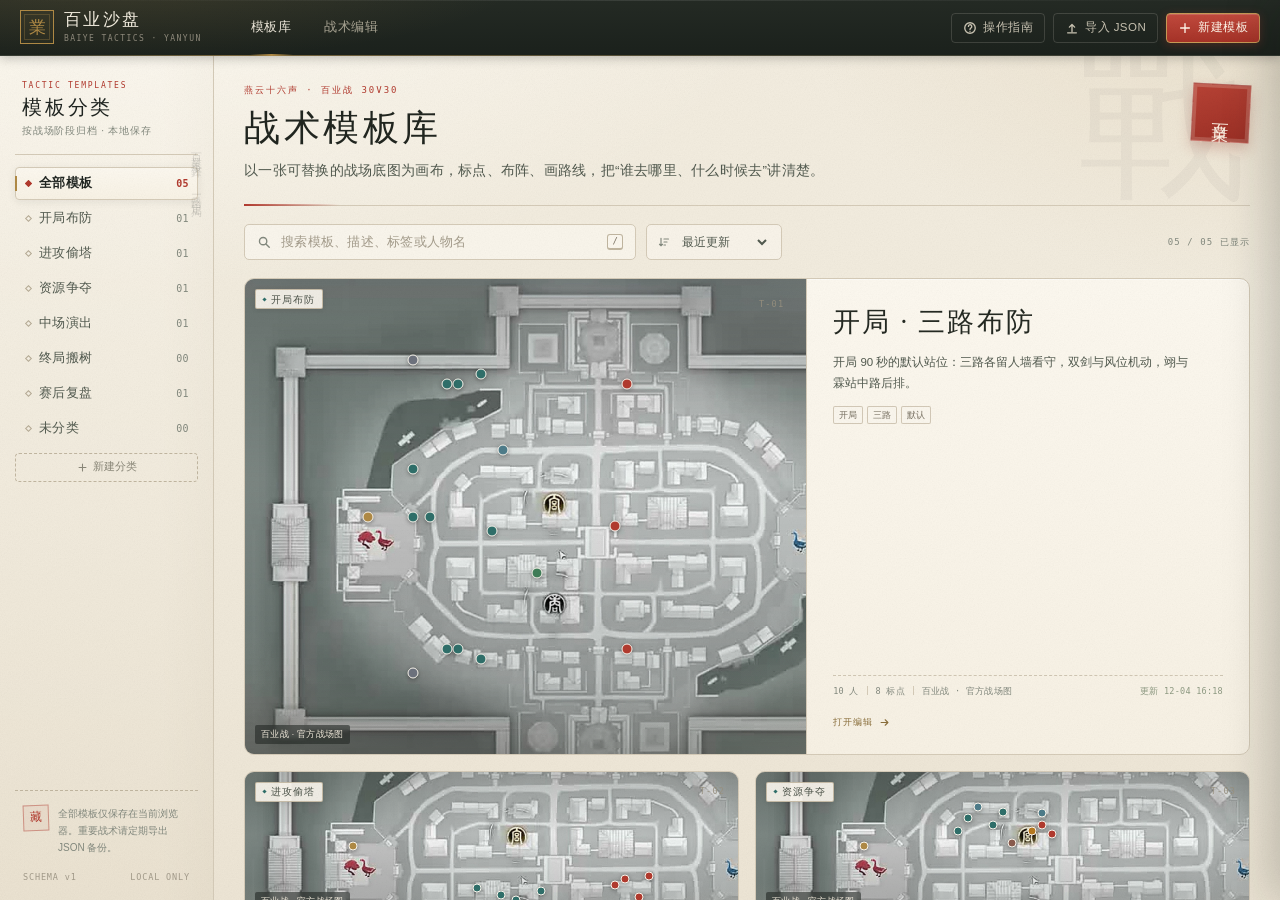
<file: prototype/index.html>
<!DOCTYPE html>
<html lang="zh-CN">
<head>
<meta charset="UTF-8">
<meta name="viewport" content="width=device-width, initial-scale=1.0">
<title>百业沙盘 · 燕云十六声百业战战术模板</title>
<link rel="icon" href="data:image/svg+xml,%3Csvg xmlns='http://www.w3.org/2000/svg' viewBox='0 0 32 32'%3E%3Crect width='32' height='32' fill='%231F2420'/%3E%3Crect x='3' y='3' width='26' height='26' fill='none' stroke='%23B08A45'/%3E%3Ctext x='16' y='23' font-size='18' text-anchor='middle' fill='%23B08A45' font-family='serif'%3E百%3C/text%3E%3C/svg%3E">
<link rel="stylesheet" href="app.css">
</head>
<body>

<svg class="icon-sprite" aria-hidden="true">
  <symbol id="i-plus" viewBox="0 0 16 16"><path d="M8 3v10M3 8h10"/></symbol>
  <symbol id="i-download" viewBox="0 0 16 16"><path d="M8 2v8m0 0L5 7m3 3l3-3M3 13.5h10"/></symbol>
  <symbol id="i-upload" viewBox="0 0 16 16"><path d="M8 12V4m0 0L5 7m3-3l3 3M3 13.5h10"/></symbol>
  <symbol id="i-help" viewBox="0 0 16 16"><circle cx="8" cy="8" r="6"/><path d="M6.2 6.2a1.9 1.9 0 113.1 1.5c-.8.6-1.3 1-1.3 2"/><path d="M8 11.8h.01"/></symbol>
  <symbol id="i-undo" viewBox="0 0 16 16"><path d="M3 6.5h7a3.2 3.2 0 010 6.4H7.5"/><path d="M5.8 3.8L3 6.5l2.8 2.7"/></symbol>
  <symbol id="i-redo" viewBox="0 0 16 16"><path d="M13 6.5H6a3.2 3.2 0 000 6.4h2.5"/><path d="M10.2 3.8L13 6.5l-2.8 2.7"/></symbol>
  <symbol id="i-search" viewBox="0 0 16 16"><circle cx="7" cy="7" r="4.2"/><path d="M10.2 10.2L14 14"/></symbol>
  <symbol id="i-sort" viewBox="0 0 16 16"><path d="M4 3v10M2 11l2 2 2-2M8 4h6M8 8h4M8 12h2"/></symbol>
  <symbol id="i-eye" viewBox="0 0 16 16"><path d="M1.5 8s2.4-4 6.5-4 6.5 4 6.5 4-2.4 4-6.5 4S1.5 8 1.5 8z"/><circle cx="8" cy="8" r="1.8"/></symbol>
  <symbol id="i-eye-off" viewBox="0 0 16 16"><path d="M2.5 3.5l11 9"/><path d="M4.6 4.9C2.7 6.1 1.5 8 1.5 8s2.4 4 6.5 4c1.2 0 2.2-.3 3.1-.8"/><path d="M6.6 5.2A2 2 0 0110 7.4"/><path d="M12.2 6.2c1.2 1 1.8 1.8 1.8 1.8s-2.4 4-6.5 4"/></symbol>
  <symbol id="i-trash" viewBox="0 0 16 16"><path d="M2.5 4.5h11M6 4.5V2.8h4v1.7M4.2 4.5l.7 9.2h6.2l.7-9.2M6.6 7v4.4M9.4 7v4.4"/></symbol>
  <symbol id="i-copy" viewBox="0 0 16 16"><rect x="5.5" y="5.5" width="8" height="8" rx="1"/><path d="M10.5 3.5v-1h-8v8h1"/></symbol>
  <symbol id="i-close" viewBox="0 0 16 16"><path d="M4 4l8 8M12 4l-8 8"/></symbol>
  <symbol id="i-check" viewBox="0 0 16 16"><path d="M3 8.5l3.2 3.2L13 5"/></symbol>
  <symbol id="i-minus" viewBox="0 0 16 16"><path d="M3 8h10"/></symbol>
  <symbol id="i-expand" viewBox="0 0 16 16"><path d="M6 2.5H2.5V6M10 2.5h3.5V6M6 13.5H2.5V10M10 13.5h3.5V10"/></symbol>
  <symbol id="i-target" viewBox="0 0 16 16"><circle cx="8" cy="8" r="5.2"/><circle cx="8" cy="8" r="1.6"/><path d="M8 1v2.2M8 12.8V15M1 8h2.2M12.8 8H15"/></symbol>
  <symbol id="i-map" viewBox="0 0 16 16"><path d="M2 3.2l4-1.2 4 1.2 4-1.2v10.8l-4 1.2-4-1.2-4 1.2z"/><path d="M6 2v10.8M10 3.2v10.8"/></symbol>
  <symbol id="i-layers" viewBox="0 0 16 16"><path d="M8 2l6 3-6 3-6-3z"/><path d="M2 8l6 3 6-3M2 11l6 3 6-3"/></symbol>
  <symbol id="i-tag" viewBox="0 0 16 16"><path d="M2.5 2.5h5l6 6-5 5-6-6z"/><circle cx="5.4" cy="5.4" r="1"/></symbol>
  <symbol id="i-edit" viewBox="0 0 16 16"><path d="M10.5 2.5l3 3-7.5 7.5-3.5.5.5-3.5z"/></symbol>
  <symbol id="i-arrow-left" viewBox="0 0 16 16"><path d="M13 8H3m0 0l4-4M3 8l4 4"/></symbol>
  <symbol id="i-arrow-right" viewBox="0 0 16 16"><path d="M3 8h10m0 0l-4-4m4 4l-4 4"/></symbol>
  <symbol id="i-hand" viewBox="0 0 16 16"><path d="M5.3 8V4.1a1 1 0 012 0V7m0-3.2a1 1 0 012 0V7m0-2.6a1 1 0 012 0V8m0-2a1 1 0 012 0v3.2c0 2.7-1.7 4.6-4.4 4.6-2 0-3-1-4-2.6L3.2 9.1a1 1 0 011.5-1.3L5.3 8"/></symbol>
  <symbol id="i-cursor" viewBox="0 0 16 16"><path d="M4 2l8 6-3.7.9L6.8 13z"/></symbol>
  <symbol id="i-pin" viewBox="0 0 16 16"><path d="M8 14.2s4.6-4.3 4.6-8A4.6 4.6 0 003.4 6.2c0 3.7 4.6 8 4.6 8z"/><circle cx="8" cy="6.2" r="1.6"/></symbol>
  <symbol id="i-users" viewBox="0 0 16 16"><circle cx="6" cy="5" r="2.2"/><path d="M2.4 13.2c0-2.1 1.6-3.6 3.6-3.6s3.6 1.5 3.6 3.6"/><path d="M10.4 3.2a2.2 2.2 0 010 4.2M11.4 9.9c1.4.4 2.3 1.6 2.3 3.3"/></symbol>
  <symbol id="i-route" viewBox="0 0 16 16"><circle cx="3.2" cy="12.8" r="1.4"/><circle cx="12.8" cy="3.2" r="1.4"/><path d="M4.4 11.6c1.8-1.8.4-3.2 2-4.8s3-.2 4.6-2" stroke-dasharray="2.2 2"/></symbol>
  <symbol id="i-text" viewBox="0 0 16 16"><path d="M3 3h10M8 3v10M5.6 13h4.8"/></symbol>
  <symbol id="i-sector" viewBox="0 0 16 16"><path d="M2.5 2.5h11v11h-11z" stroke-dasharray="2.6 2"/><path d="M8 5.5v5M5.5 8h5"/></symbol>
  <symbol id="i-map-pin" viewBox="0 0 16 16"><path d="M8 14.2s4.6-4.3 4.6-8A4.6 4.6 0 003.4 6.2c0 3.7 4.6 8 4.6 8z"/></symbol>
  <symbol id="i-refresh" viewBox="0 0 16 16"><path d="M13 8a5 5 0 11-1.6-3.7"/><path d="M13 2.5V5h-2.5"/></symbol>
</svg>

<header class="topbar" id="topbar">
  <div class="brand">
    <div class="brand-seal">業</div>
    <div class="brand-text">
      <span class="brand-name">百业沙盘</span>
      <span class="brand-sub">BAIYE TACTICS · YANYUN</span>
    </div>
  </div>
  <nav class="topnav">
    <a class="nav-item active" href="#/library">模板库</a>
    <a class="nav-item" href="#" id="nav-editor-link">战术编辑</a>
  </nav>
  <div class="topbar-spacer"></div>
  <div class="topbar-actions">
    <button class="tb-btn" id="btn-help">
      <svg class="ico"><use href="#i-help"/></svg>操作指南</button>
    <button class="tb-btn" id="btn-import">
      <svg class="ico"><use href="#i-upload"/></svg>导入 JSON</button>
    <button class="tb-btn primary" id="btn-new">
      <svg class="ico"><use href="#i-plus"/></svg>新建模板</button>
  </div>
</header>

<main id="view-library" class="library">
  <aside class="rail">
    <div class="rail-head">
      <span class="eyebrow">TACTIC TEMPLATES</span>
      <h2>模板分类</h2>
      <span class="sub">按战场阶段归档 · 本地保存</span>
    </div>
    <div class="cats" id="cat-list" role="tablist" aria-label="模板分类"></div>
    <button class="cat-add" id="btn-add-cat">
      <svg class="ico"><use href="#i-plus"/></svg>新建分类</button>
    <div class="rail-note">
      <div class="seal-sm">藏</div>
      <p>全部模板仅保存在当前浏览器。重要战术请定期导出 JSON 备份。</p>
    </div>
    <div class="rail-version"><span>SCHEMA v1</span><span>LOCAL ONLY</span></div>
  </aside>

  <section class="lib-main">
    <header class="lib-head">
      <div class="lib-title-block">
        <div class="eyebrow">燕云十六声 · 百业战 30v30</div>
        <h1 class="lib-title" id="lib-title">战术模板库</h1>
        <p class="lib-lede" id="lib-lede">以一张可替换的战场底图为画布，标点、布阵、画路线，把“谁去哪里、什么时候去”讲清楚。</p>
      </div>
      <div class="lib-stats" id="lib-stats"></div>
      <div class="seal-big" aria-hidden="true"><span class="txt">百業</span></div>
    </header>

    <div class="lib-tools">
      <label class="searchbox">
        <svg class="ico"><use href="#i-search"/></svg>
        <input type="search" id="lib-search" placeholder="搜索模板、描述、标签或人物名" autocomplete="off">
        <span class="kbd">/</span>
      </label>
      <label class="sortbox">
        <svg class="ico"><use href="#i-sort"/></svg>
        <select id="lib-sort" aria-label="排序方式">
          <option value="recent">最近更新</option>
          <option value="name">名称升序</option>
          <option value="created">创建时间倒序</option>
        </select>
      </label>
      <div class="tools-spacer"></div>
      <span class="result-meta" id="lib-result-meta"></span>
    </div>

    <div id="lib-error" class="load-error" hidden>
      <div class="load-error-title">本地数据读取失败</div>
      <p>浏览器中的模板数据可能已损坏。你可以重试读取，或以空白模板库继续。</p>
      <div class="load-error-actions">
        <button class="btn" id="btn-reload">重新读取</button>
        <button class="btn ghost" id="btn-reset-data">以空库继续</button>
      </div>
    </div>

    <div class="card-grid" id="card-grid"></div>

    <div class="lib-empty" id="lib-empty" hidden>
      <div class="empty-seal" aria-hidden="true">空</div>
      <h2 id="empty-title">还没有战术模板</h2>
      <p id="empty-desc">新建一个模板，选择一张底图，从第一个集合点开始。</p>
      <div class="empty-actions">
        <button class="btn primary" id="btn-empty-new">新建模板</button>
        <button class="btn" id="btn-empty-clear" hidden>清除筛选</button>
      </div>
    </div>
  </section>
</main>

<section id="view-editor" class="editor" hidden>
  <header class="ed-head">
    <button class="back-btn" id="ed-back">
      <svg class="ico"><use href="#i-arrow-left"/></svg>模板库</button>
    <div class="ed-divider"></div>
    <div class="ed-title-block">
      <span class="eyebrow">TACTIC EDITOR · <span id="ed-category">开局布防</span></span>
      <div class="ed-title-row">
        <h2 id="ed-title" title="点击重命名">未命名模板</h2>
        <span class="ed-badge" id="ed-map-badge">官方战场图</span>
        <span class="save-state" id="save-state"><i class="pulse"></i><span>已保存</span></span>
      </div>
    </div>
    <div class="ed-head-spacer"></div>
    <div class="ed-actions">
      <button class="icon-btn" id="btn-undo" title="撤销 (Ctrl+Z)" aria-label="撤销">
        <svg class="ico"><use href="#i-undo"/></svg></button>
      <button class="icon-btn" id="btn-redo" title="重做 (Ctrl+Shift+Z)" aria-label="重做">
        <svg class="ico"><use href="#i-redo"/></svg></button>
      <div class="ed-divider"></div>
      <button class="icon-btn" id="btn-toggle-left" title="折叠左栏" aria-label="折叠左栏">
        <svg class="ico"><use href="#i-layers"/></svg></button>
      <button class="icon-btn" id="btn-toggle-right" title="折叠右栏" aria-label="折叠右栏">
        <svg class="ico"><use href="#i-users"/></svg></button>
      <div class="ed-divider"></div>
      <button class="btn" id="btn-help-ed">
        <svg class="ico"><use href="#i-help"/></svg>帮助</button>
      <button class="btn" id="btn-import-ed">
        <svg class="ico"><use href="#i-upload"/></svg>导入</button>
      <button class="btn primary" id="btn-export">
        <svg class="ico"><use href="#i-download"/></svg>导出 JSON</button>
    </div>
  </header>

  <div class="ed-body" id="ed-body">
    <aside class="side-left" id="side-left">
      <section class="panel-block">
        <div class="panel-head">
          <div class="row"><h3>模板信息</h3><span class="count" id="ti-count">0 人</span></div>
        </div>
        <label class="field">
          <span>分类</span>
          <select id="ti-category"></select>
        </label>
        <div class="field-row">
          <span>底图</span>
          <b id="ti-map">官方战场图</b>
          <button class="link-btn" id="btn-change-map">更换</button>
        </div>
        <label class="field">
          <span>描述</span>
          <textarea id="ti-desc" maxlength="200" rows="2" placeholder="这场战术的目标与注意点"></textarea>
          <small class="counter" id="ti-desc-count">0 / 200</small>
        </label>
        <div class="field">
          <span>标签</span>
          <div class="tag-editor" id="ti-tags"></div>
          <input class="tag-input" id="ti-tag-input" maxlength="10" placeholder="输入后回车，最多 5 个">
        </div>
      </section>

      <section class="panel-block">
        <div class="panel-head">
          <div class="row"><h3>图层</h3><span class="count">LAYERS</span></div>
        </div>
        <div class="layers" id="layer-list"></div>
      </section>

      <section class="panel-block map-note">
        <div class="panel-head">
          <div class="row"><h3>底图</h3><span class="count">MAP</span></div>
        </div>
        <p class="map-name" id="map-note-name">百业战 · 官方战场图</p>
        <p class="muted" id="map-note-size">1410 × 1191</p>
        <p class="note-small">底图可替换。标点使用 0–1 归一化坐标，换图后位置按比例保留。</p>
        <div class="btn-row">
          <button class="btn block" id="btn-change-map-2">
            <svg class="ico"><use href="#i-map"/></svg>更换底图</button>
          <button class="btn ghost block" id="btn-reset-map">恢复默认</button>
        </div>
      </section>
    </aside>

    <main class="stage-wrap">
      <div class="stage" id="stage">
        <div class="map-world" id="map-world">
          <img id="map-img" alt="百业战战场底图" draggable="false">
          <div class="map-veil"></div>
          <svg class="route-svg" id="route-svg" aria-hidden="true"></svg>
          <div class="obj-layer" id="obj-layer"></div>
        </div>
        <div class="stage-overlay">
          <div class="view-crumb" id="view-crumb" hidden>
            <span class="crumb-txt" id="crumb-txt">局部视图 · 上路 · 200%</span>
            <button class="crumb-back" id="btn-back-full">返回全图</button>
          </div>
          <div class="stage-tools" id="stage-tools" role="toolbar" aria-label="编辑工具">
            <button class="tool active" data-tool="select" title="选择 (V)">
              <svg class="ico"><use href="#i-cursor"/></svg>选择<span class="kbd">V</span></button>
            <button class="tool" data-tool="pan" title="抓手 (H / 空格)">
              <svg class="ico"><use href="#i-hand"/></svg>抓手<span class="kbd">H</span></button>
            <button class="tool" data-tool="marker" title="标点 (M)">
              <svg class="ico"><use href="#i-pin"/></svg>标点<span class="kbd">M</span></button>
            <button class="tool" data-tool="character" title="添加流派人物 (C)">
              <svg class="ico"><use href="#i-users"/></svg>人物<span class="kbd">C</span></button>
            <button class="tool" data-tool="route" title="路线 (R)">
              <svg class="ico"><use href="#i-route"/></svg>路线<span class="kbd">R</span></button>
            <button class="tool" data-tool="text" title="文字 (T)">
              <svg class="ico"><use href="#i-text"/></svg>文字<span class="kbd">T</span></button>
            <span class="tool-sep"></span>
            <button class="tool" data-tool="sector" title="局部部署 (Z)">
              <svg class="ico"><use href="#i-sector"/></svg>局部部署<span class="kbd">Z</span></button>
          </div>
          <div class="stage-tags" id="stage-tags"></div>
          <div class="stage-hint" id="stage-hint"></div>
          <div class="sector-rect" id="sector-rect" hidden>
            <span class="sector-tag" id="sector-tag">局部部署</span>
            <i class="corner tl"></i><i class="corner tr"></i><i class="corner bl"></i><i class="corner br"></i>
          </div>
          <div class="selection-rect" id="selection-rect" hidden></div>
          <div class="readonly-banner" id="readonly-banner" hidden>
            <b>只读查看</b> 窗口宽度低于 1024px，请使用桌面端编辑。
          </div>
          <div class="map-error" id="map-error" hidden>
            <div class="map-error-mark">缺</div>
            <h3>地图加载失败</h3>
            <p>底图资源缺失或无法读取。已保存的标点不会丢失，可更换底图后继续。</p>
            <div class="map-error-actions">
              <button class="btn primary" id="btn-map-error-change">更换底图</button>
              <button class="btn ghost" id="btn-map-error-reset">恢复默认</button>
            </div>
          </div>
          <div class="mk-picker" id="mk-picker" hidden></div>
        </div>
      </div>
    </main>

    <aside class="side-right" id="side-right">
      <div class="side-tabs" id="side-tabs" role="tablist">
        <button class="stab active" data-tab="roster">花名册<span class="n" id="tab-roster-count">0</span></button>
        <button class="stab" data-tab="props">属性</button>
        <button class="stab" data-tab="legend">图例</button>
      </div>

      <div class="side-pane" id="pane-roster">
        <div class="pane-head">
          <span class="eyebrow">ROSTER</span>
          <button class="mini-btn primary" id="btn-add-character">
            <svg class="ico"><use href="#i-plus"/></svg>添加人物</button>
        </div>
        <div class="roster-tools">
          <label class="searchbox small">
            <svg class="ico"><use href="#i-search"/></svg>
            <input type="search" id="roster-search" placeholder="搜索人物或流派" autocomplete="off">
          </label>
        </div>
        <div class="camp-tabs" id="roster-filters">
          <button class="camp-tab active" data-camp="all">全部<span id="rc-all">0</span></button>
          <button class="camp-tab" data-camp="ally">我方<span id="rc-ally">0</span></button>
          <button class="camp-tab" data-camp="enemy">敌方<span id="rc-enemy">0</span></button>
          <button class="camp-tab" data-camp="neutral">中立<span id="rc-neutral">0</span></button>
        </div>
        <div class="roster-list" id="roster-list"></div>
        <div class="roster-foot">
          点击花名册将选中并居中地图；眼睛图标控制地图上的显隐。
        </div>
      </div>

      <div class="side-pane" id="pane-props" hidden></div>
      <div class="side-pane" id="pane-legend" hidden></div>
    </aside>
  </div>

  <footer class="statusbar">
    <div class="zoom-group">
      <button class="zbtn" id="btn-zoom-out" title="缩小" aria-label="缩小">
        <svg class="ico"><use href="#i-minus"/></svg></button>
      <span class="zoom-val" id="zoom-val">100%</span>
      <button class="zbtn" id="btn-zoom-in" title="放大" aria-label="放大">
        <svg class="ico"><use href="#i-plus"/></svg></button>
      <input class="zoom-range" type="range" id="zoom-range" min="25" max="400" step="1" value="100" aria-label="缩放比例">
      <button class="fit-btn" id="btn-fit">适应窗口</button>
    </div>
    <div class="status-sep"></div>
    <label class="snap-control">吸附
      <select id="snap-select">
        <option value="8" selected>8px</option>
        <option value="16">16px</option>
        <option value="0">关闭</option>
      </select>
    </label>
    <div class="status-sep"></div>
    <div class="status-note">对象 <b id="st-objects">0</b> · 人物 <b id="st-chars">0</b> · 标点 <b id="st-markers">0</b></div>
    <div class="status-sep"></div>
    <div class="status-note coord" id="st-coord">X — &nbsp; Y —</div>
    <div class="status-spacer"></div>
    <div class="key-hint"><span class="k">Z</span>局部部署</div>
    <div class="status-note" id="st-map">底图 —</div>
    <div class="status-note" id="st-save">已保存</div>
  </footer>
</section>

<div class="drawer-backdrop" id="drawer-backdrop" hidden></div>
<aside class="drawer" id="help-drawer" aria-hidden="true">
  <div class="drawer-head">
    <div>
      <span class="eyebrow">MANUAL</span>
      <h2>操作指南</h2>
    </div>
    <button class="icon-btn" id="btn-help-close" aria-label="关闭">
      <svg class="ico"><use href="#i-close"/></svg></button>
  </div>
  <div class="drawer-body">
    <section>
      <h3>一分钟上手</h3>
      <ol>
        <li>在模板库新建模板，填写名称、分类与底图。</li>
        <li>用顶部工具栏放置标点、添加流派人物、画路线或写文字。</li>
        <li>选中对象后在右侧“属性”里改名称、颜色、状态与备注。</li>
        <li>按 <span class="kbd">Z</span> 框选一块区域放大，精细摆位；点“返回全图”或按 <span class="kbd">0</span> 回到全局。</li>
        <li>内容会自动保存到当前浏览器，重要版本用“导出 JSON”留档。</li>
      </ol>
    </section>
    <section>
      <h3>快捷键</h3>
      <table class="shortcut-table">
        <tr><td><span class="kbd">V</span></td><td>选择工具</td></tr>
        <tr><td><span class="kbd">H</span> / <span class="kbd">空格</span></td><td>抓手平移</td></tr>
        <tr><td><span class="kbd">M</span></td><td>放置标点</td></tr>
        <tr><td><span class="kbd">C</span></td><td>添加流派人物</td></tr>
        <tr><td><span class="kbd">R</span></td><td>画路线</td></tr>
        <tr><td><span class="kbd">T</span></td><td>放置文字</td></tr>
        <tr><td><span class="kbd">Z</span></td><td>局部部署框选</td></tr>
        <tr><td><span class="kbd">Delete</span></td><td>删除选中对象</td></tr>
        <tr><td><span class="kbd">Ctrl</span>+<span class="kbd">Z</span></td><td>撤销</td></tr>
        <tr><td><span class="kbd">Ctrl</span>+<span class="kbd">Shift</span>+<span class="kbd">Z</span></td><td>重做</td></tr>
        <tr><td><span class="kbd">Ctrl</span>+<span class="kbd">D</span></td><td>复制并偏移 16px</td></tr>
        <tr><td><span class="kbd">+</span> / <span class="kbd">−</span></td><td>缩放</td></tr>
        <tr><td><span class="kbd">0</span></td><td>适应窗口 / 返回全图</td></tr>
        <tr><td><span class="kbd">Esc</span></td><td>取消绘制 / 取消选择 / 关闭弹窗</td></tr>
      </table>
    </section>
    <section>
      <h3>底图替换</h3>
      <p>“底图”区块可选择已登记的底图，或上传 JPG/PNG/WebP。上传图片会自动压缩后保存在当前浏览器。</p>
      <p>所有对象坐标按 0–1 归一化保存。更换底图只改变背景图，不会移动已放置的标点与人物；不同地图的视觉比例差异需要你自行微调。</p>
      <p>模板会记下所使用的底图 ID。换到没有该底图的浏览器时，会自动回退到默认底图并给出提示。</p>
    </section>
    <section>
      <h3>保存与分享</h3>
      <p>编辑内容自动保存在浏览器 localStorage，不登录、不上传服务器。清理浏览器数据会丢失模板，请定期导出 JSON。</p>
      <p>导入的 JSON 会先校验格式、版本、字段与数量上限，再让你选择“作为新模板”或“覆盖现有模板”。</p>
    </section>
  </div>
</aside>

<div class="toast-root" id="toast-root" aria-live="polite"></div>

<div class="save-banner" id="save-banner" hidden>
  <span>自动保存失败，最近的改动可能没有写入浏览器。</span>
  <div class="save-banner-actions">
    <button class="btn" id="btn-save-retry">重试</button>
    <button class="btn ghost" id="btn-save-export">导出备份</button>
    <button class="icon-btn" id="btn-save-dismiss" aria-label="关闭">
      <svg class="ico"><use href="#i-close"/></svg></button>
  </div>
</div>

<div id="modal-root"></div>

<input type="file" id="import-file" accept=".json,application/json" hidden>
<input type="file" id="map-file" accept="image/jpeg,image/png,image/webp" hidden>

<script src="app.js"></script>
</body>
</html>
</file>
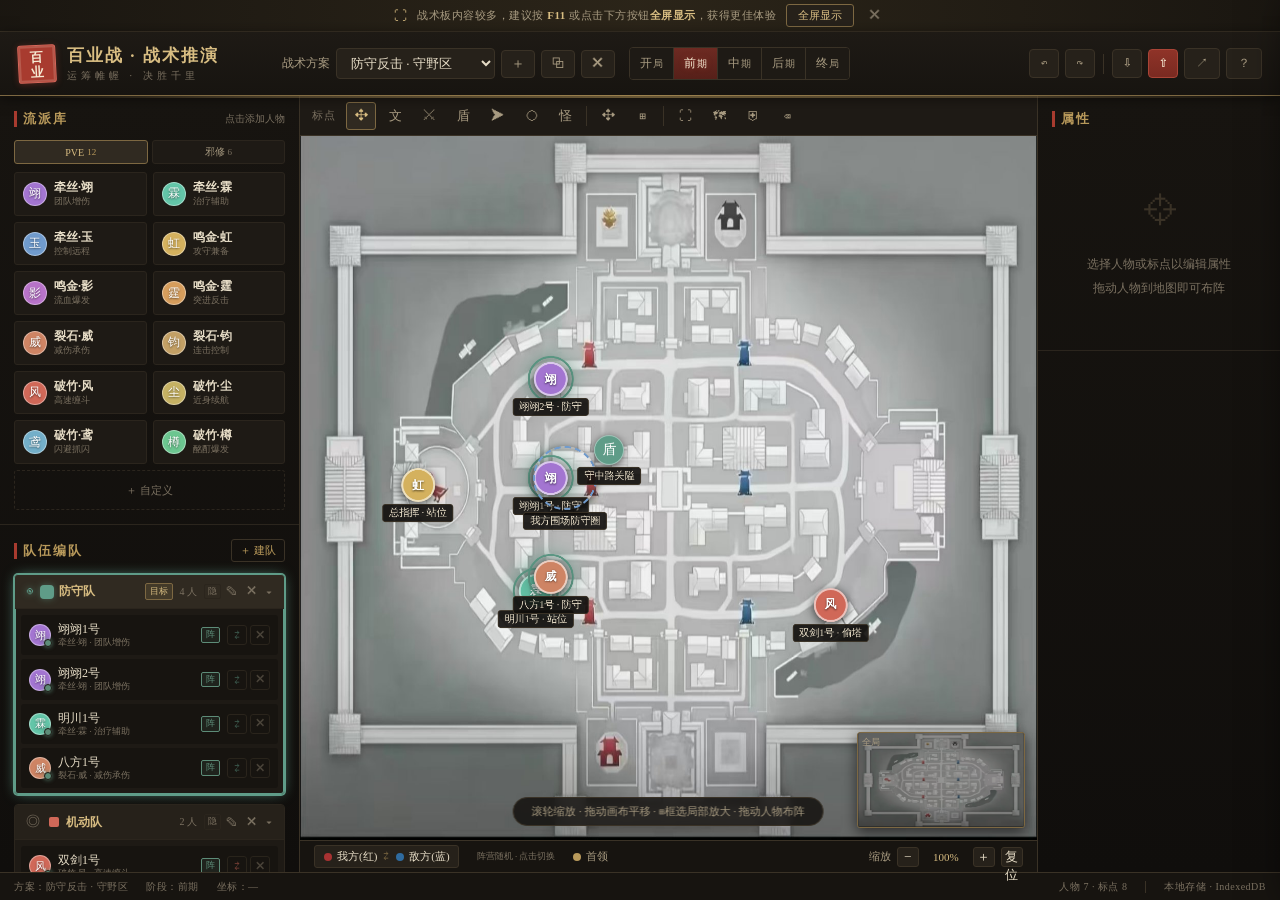
<file: web-workbuddy/index.html>
<!DOCTYPE html>
<html lang="zh-CN">
<head>
<meta charset="UTF-8">
<meta name="viewport" content="width=device-width, initial-scale=1.0">
<title>百业战 · 战术推演</title>
<link rel="stylesheet" href="style.css">
</head>
<body>
<div class="app" id="app">

  <!-- ===== 顶部全屏提示条 ===== -->
  <div class="fullscreen-tip" id="fullscreenTip">
    <span class="tip-icon">⛶</span>
    <span>战术板内容较多，建议按 <b>F11</b> 或点击下方按钮<b>全屏显示</b>，获得更佳体验</span>
    <button class="fs-btn" id="btnFullscreen" title="进入全屏">全屏显示</button>
    <button class="fs-tip-close" id="fsTipClose" title="关闭提示">✕</button>
  </div>

  <!-- ===== 顶部工具栏 ===== -->
  <header class="topbar">
    <div class="brand">
      <div class="seal">百<br>业</div>
      <div class="brand-text">
        <h1>百业战 · 战术推演</h1>
        <span>运筹帷幄 · 决胜千里</span>
      </div>
    </div>

    <div class="scheme-bar">
      <label>战术方案</label>
      <select id="schemeSelect" aria-label="选择战术方案"></select>
      <button class="btn btn-ghost" id="btnNewScheme" title="新建方案">＋</button>
      <button class="btn btn-ghost" id="btnCopyScheme" title="复制方案">⧉</button>
      <button class="btn btn-ghost danger" id="btnDelScheme" title="删除方案">✕</button>
    </div>

    <div class="stage-tabs" id="stageTabs"><!-- 阶段按钮由 renderStageTabs() 按 STAGE_ORDER 生成 --></div>

    <div class="top-actions">
      <button class="btn" id="btnUndo" title="撤销">↶ <span>撤销</span></button>
      <button class="btn" id="btnRedo" title="重做">↷ <span>重做</span></button>
      <span class="divider"></span>
      <button class="btn" id="btnImport">⇩ <span>导入 JSON</span></button>
      <button class="btn btn-primary" id="btnExport">⇧ <span>导出 JSON</span></button>
      <button class="btn" id="btnShare" title="把当前方案打包成链接或文件，发给队友">↗ <span>分享</span></button>
      <button class="btn" id="btnHelp" title="使用说明">？ <span>说明</span></button>
      <span class="save-state" id="saveState">● 已保存</span>
    </div>
    <input type="file" id="fileInput" accept="application/json,.json" hidden>
    <input type="file" id="mapFileInput" accept="image/*" hidden>
  </header>

  <!-- ===== 主体三栏 ===== -->
  <main class="workspace">

    <!-- 左侧资源面板 -->
    <aside class="panel panel-left">
      <section class="pblock">
        <div class="pblock-head">
          <h2>流派库</h2>
          <span class="hint">点击添加人物</span>
        </div>
        <div class="school-filter-bar" id="schoolFilterBar"></div>
        <div class="school-grid" id="schoolGrid"></div>
      </section>

      <section class="pblock squads-block">
        <div class="pblock-head">
          <h2>队伍编队</h2>
          <button class="mini-btn" id="btnAddSquad">＋ 建队</button>
        </div>
        <div class="squads" id="squads"></div>
      </section>
    </aside>

    <!-- 中央地图画布 -->
    <section class="map-stage">
      <div class="map-toolbar">
        <span class="tool-title">标点</span>
        <button class="tool active" data-tool="select" title="选择 / 拖动">✥</button>
        <button class="tool" data-tool="text" title="文字标记">文</button>
        <button class="tool" data-tool="attack" title="集火点">⚔</button>
        <button class="tool" data-tool="defend" title="防守点">盾</button>
        <button class="tool" data-tool="route" title="路线箭头">➤</button>
        <button class="tool" data-tool="area" title="责任区">◯</button>
        <button class="tool" data-tool="monster" title="野区怪标点">怪</button>
        <span class="divider"></span>
        <button class="tool" data-tool="pan" title="拖动平移视图">✥</button>
        <button class="tool" data-tool="zoom" title="框选局部放大部署">⊞</button>
        <span class="divider"></span>
        <button class="tool" id="btnFit" title="适应全图">⛶</button>
        <button class="tool" id="btnMapImage" title="更换地图底图">🗺</button>
        <button class="tool" id="btnToggleBuiltin" title="显示/隐藏内置地标">⛨</button>
        <button class="tool" id="btnClearMarks" title="清空当前阶段标点">⌫</button>
      </div>

      <div class="map-viewport" id="mapViewport">
        <div class="map-world" id="mapWorld">
          <div class="map-canvas" id="mapCanvas">
            <!-- 水墨地图底图由 SVG 注入 -->
          </div>
          <div class="mark-layer" id="markLayer"></div>
          <div class="select-rect" id="selectRect" hidden></div>
        </div>
        <div class="hint-bar" id="mapHint">滚轮缩放 · 拖动画布平移 · ⊞框选局部放大 · 拖动人物布阵</div>
        <div class="minimap" id="minimap" title="点击跳转 / 拖动视口框">
          <div class="minimap-view" id="minimapView"></div>
        </div>
      </div>

      <div class="map-legend">
        <button class="side-toggle" id="sideToggle" title="点击切换我方阵营颜色（阵营每局随机）">
          <i class="dot my"></i><span id="legendMy">我方</span>
          <span class="side-swap">⇄</span>
          <i class="dot foe"></i><span id="legendFoe">敌方</span>
        </button>
        <span class="side-hint">阵营随机 · 点击切换</span>
        <span><i class="dot boss"></i>首领</span>
        <span class="zoom">缩放 <button id="zoomOut">−</button> <b id="zoomVal">100%</b> <button id="zoomIn">＋</button> <button id="zoomReset" title="复位">复位</button></span>
      </div>
    </section>

    <!-- 右侧属性面板 -->
    <aside class="panel panel-right">
      <div class="pblock prop-block" id="propPanel">
        <div class="pblock-head"><h2>属性</h2></div>
        <div id="propContent"></div>
      </div>
    </aside>
  </main>

  <!-- ===== 底部状态栏 ===== -->
  <footer class="statusbar">
    <span id="stScheme">方案：—</span>
    <span id="stStage">阶段：前期</span>
    <span id="stCoord">坐标：—</span>
    <span class="grow"></span>
    <span id="stCount">人物 0 · 标点 0</span>
    <span class="status-sep"></span>
    <span id="stStore">本地存储 · IndexedDB</span>
  </footer>
</div>

<!-- 使用说明侧边抽屉 -->
<div class="help-mask" id="helpMask" hidden></div>
<aside class="help-drawer" id="helpDrawer" aria-label="使用说明">
  <div class="help-head">
    <h2>使用说明</h2>
    <button class="help-close" id="helpClose" title="关闭">✕</button>
  </div>
  <div class="help-body">
    <section class="help-sec">
      <h3>① 快速上手</h3>
      <p>默认有<b>防守队 / 机动队 / 指挥组</b>三队。<b>新建方案时会自动带入</b><b>防守队 / 进攻队 / 指挥组</b>三队与 7 名固定人物（翊翊1/2号、明川1号、八方1号、双剑1/2号、总指挥，开局站位已摆好），直接改名/换人即可用。点<b>队伍标头</b>选中它为<b>目标队</b>（高亮显示「目标」角标）后，点左侧<b>流派库</b>的人物即加入该队；再把人物<b>拖到地图</b>或<b>点左侧人物后点地图</b>布阵。在右侧属性面板改名字（如「翊翊1号」）、选流派、定队伍与本阶段意图。</p>
      <p><b>注意</b>：点左侧人物后会进入「<b>待放</b>」状态（卡片虚线闪烁），点一次地图放下后即自动结束，<b>不会重复放置</b>。想换个位置，再点一次该人物重新「待放」再点地图，或直接拖动地图上已有的标记。按 Esc 可取消待放。</p>
      <p>左侧人物头像右下角的<b>绿点</b>和「<b>阵</b>」标记表示该人物<b>本阶段已布阵到地图</b>；未布阵显示「—」。选中人物后，地图上对应的标点会<b>金色脉冲高亮</b>，方便定位。</p>
    </section>
    <section class="help-sec">
      <h3>② 地图标点</h3>
      <p>选中央工具栏的标点工具（文字 / 集火 / 防守 / 箭头 / 区域 / <b>怪</b>），在地图点击落点；拖动可移动，<b>双击标点可取消</b>，选中后可在右侧改名、写备注、改颜色。</p>
      <p><b>箭头</b>支持<b>任意方向</b>：选中箭头后，拖动它<b>末端的金色圆点</b>即可自由旋转（按住 Shift 吸附 15°）；也可在右侧「箭头方向」的方位盘里点八个方向，或用滑杆、键盘 ← → 精确调整。</p>
    </section>
    <section class="help-sec">
      <h3>③ 缩放与局部部署</h3>
      <p><b>滚轮</b>以光标为中心缩放；<b>✥</b> 工具或鼠标中键拖动平移；<b>⊞</b> 工具框选一块区域局部放大，便于精细布点；右下角小地图可点击跳转。⛶ 适应全图。</p>
    </section>
    <section class="help-sec">
      <h3>④ 五个阶段</h3>
      <p>顶部切换<b>开局 / 前期 / 中期 / 后期 / 终局</b>五个阶段，每个阶段的人物站位与标点相互独立，可分别布置一套战术。</p>
    </section>
    <section class="help-sec">
      <h3>⑤ 阵营与底图</h3>
      <p>游戏每局红蓝随机，底部图例的 <b>我方⇄敌方</b> 可点击切换颜色标识。地图工具栏 <b>🗺</b> 可上传新地图截图作底图（游戏改版后换图即可，标点位置不受影响）。</p>
    </section>
    <section class="help-sec">
      <h3>⑥ 流派与队伍自定义</h3>
      <p>流派库分 <b>PVE / 邪修</b> 两类：<b>PVE</b> 为 12 个官方固定流派（含新上线的破竹·樽），<b>邪修</b> 为 6 个 PVP 混搭打法（如双剑、绳镖奶、无名九枪，标「邪修」角标），顶部两个标签可切换。<b>两类都可以</b>点列表底部 <b>＋自定义</b> 新增——新增时可选归入「PVE」还是「邪修」，自建流派带「自建」角标。悬停格子点 <b>✎</b> 可编辑名称、定位、分类与颜色（20 种明亮色）。</p>
      <p>队伍编队：点<b>标头任意处</b>即选中该队伍为「目标」（之后点流派库加人直接进此队），同时会自动展开；点标头右侧 <b>▾/▸ 箭头</b> 单独折叠/展开；标头 <b>✎</b> 改名、<b>✕</b> 删队（<b>队内人物会一并删除</b>，可撤销）。</p>
      <p><b>隐藏队伍</b>：标头左侧的 <b>隐</b> 按钮可把该队从地图上隐藏（只留其他队伍便于对照），隐藏后卡片变暗并显示「已隐藏」、按钮变 <b>显</b>；再点 <b>显</b> 或布阵该队人物时会自动恢复显示。隐藏只影响地图显示，队伍和人物数据都还在。</p>
      <p>人物卡片点 <b>⇄</b> 或在右侧「所属队伍」下拉可改其队伍；卡片上的 <b>✕</b> 可快捷删除该人物（可撤销）。</p>
      <p>配色规则：<b>地图上人物标点的颜色 = 该人物的流派颜色</b>，与左侧卡片头像同色（同流派在地图上同色）；<b>换队伍不会改变</b>标点颜色。流派/队伍的标识颜色提供 <b>20 种明亮色</b>可选。</p>
      <p><b>队伍高亮</b>：在左侧点中某支队伍后，该队<b>所有人物标点会套上队伍色光圈</b>并缓缓呼吸，左侧该队卡片也用同色描边发光——一眼就能看出这支队伍在地图上的位置分布；切到别的队伍，光圈会跟着切换。</p>
    </section>
    <section class="help-sec">
      <h3>⑦ 保存、分享与协作</h3>
      <p>数据<b>自动保存在本机浏览器</b>，刷新不丢。撤销 / 重做：Ctrl+Z / Ctrl+Y。</p>
      <p><b>分享</b>：顶栏 <b>↗ 分享</b> 把当前方案连同流派库打包，给你一条<b>链接</b>和一个<b>文件</b>。对方点链接，或从顶栏 <b>导入</b> 里选「从文件导入 / 从链接导入」即可收到。<b>注意</b>：用本地文件打开时，链接只在你这台电脑有效，发给队友请用「下载分享文件」。</p>
      <p><b>合并</b>：如果对方本机已有同源的方案，导入时会问「合并到本机，还是存副本」。<b>合并</b>会把两边新增的<b>队伍 / 人物 / 标点 / 自建流派</b>并到一起；同一个对象两边都改过时<b>以本机为准</b>（想看对方版本就选「存副本」对比）。合并不会删除任何东西。</p>
      <p><b>多窗口实时同步</b>：同一浏览器里开两个战术板窗口，一边改，另一边会在半秒内自动跟着变（不联网，适合一台机器投屏 + 另一窗口操作）。</p>
      <p><b>注意</b>：本工具是离线单文件、没有服务器，所以<b>不能跨设备实时同屏编辑</b>；多人协作靠「分享 → 各自改 → 合并」这条链路。</p>
    </section>
  </div>
</aside>

<!-- 弹窗容器 -->
<div class="modal-mask" id="modalMask" hidden>
  <div class="modal" id="modal"></div>
</div>
<div class="toast" id="toast"></div>

<script src="map.js"></script>
<script src="app.js"></script>
</body>
</html>
</file>
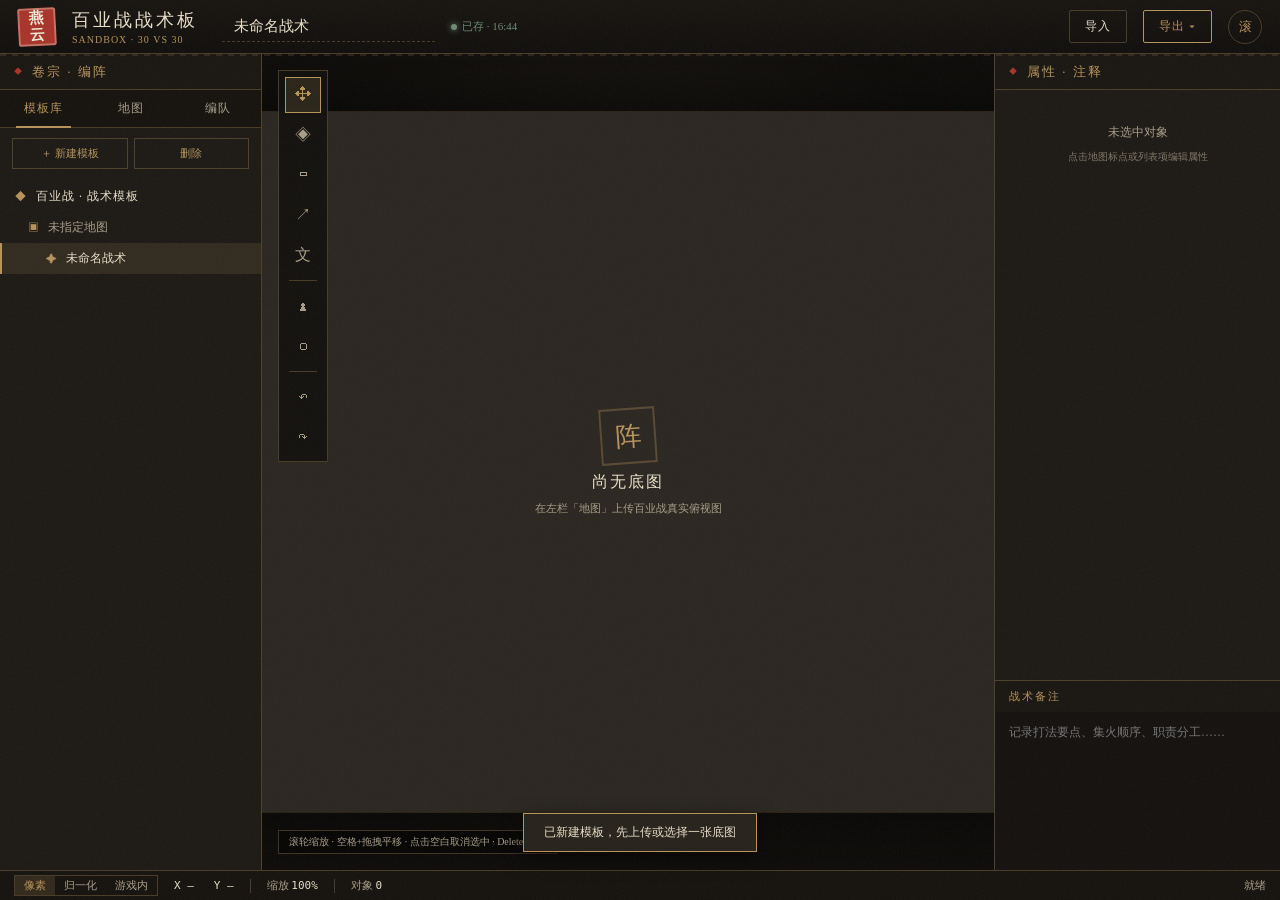
<file: yysls-tactics-dsh/index.html>
<!DOCTYPE html>
<html lang="zh-CN">
<head>
<meta charset="UTF-8">
<meta name="viewport" content="width=device-width, initial-scale=1.0">
<title>燕云十六声 · 百业战战术板</title>
<link rel="stylesheet" href="css/style.css">
</head>
<body>
<div class="app">

  <!-- 顶栏 -->
  <header class="topbar">
    <div class="seal">燕<br>云</div>
    <div class="brand">百业战战术板<small>SANDBOX · 30 VS 30</small></div>
    <input class="tpl-name" id="tplName" value="未命名战术" spellcheck="false" title="模板名称">
    <div class="save-state" id="saveState"><span class="dot"></span><span class="txt">已就绪</span></div>
    <div class="spacer"></div>
    <button class="btn" id="btnImport">导入</button>
    <div class="dropdown">
      <button class="btn btn-primary" id="btnExport">导出 ▾</button>
      <div class="dropdown-menu" id="exportMenu">
        <div data-act="json">导出当前模板 (.json)</div>
        <div data-act="pack">导出模板包 (.json)</div>
        <div data-act="clip">复制 JSON 到剪贴板</div>
      </div>
    </div>
    <input type="file" id="importFile" accept=".json,application/json" hidden>
    <div class="avatar" title="滚滚红尘">滚</div>
  </header>

  <!-- 工作区 -->
  <div class="workspace">

    <!-- 左栏 -->
    <aside class="left">
      <div class="panel-head">卷宗 · 编阵</div>
      <div class="tabs">
        <div class="tab active" data-tab="lib">模板库</div>
        <div class="tab" data-tab="map">地图</div>
        <div class="tab" data-tab="squad">编队</div>
      </div>

      <!-- 模板库 -->
      <div class="tab-pane active" id="pane-lib">
        <div class="pane-actions">
          <button class="mini-btn" id="btnNewTpl">＋ 新建模板</button>
          <button class="mini-btn" id="btnDelTpl">删除</button>
        </div>
        <div class="tree" id="tplTree"></div>
      </div>

      <!-- 地图资源 -->
      <div class="tab-pane" id="pane-map">
        <div class="map-res" id="mapRes"></div>
        <div class="pane-actions">
          <button class="mini-btn" id="btnUploadMap">＋ 上传俯视图</button>
        </div>
        <input type="file" id="mapFile" accept="image/*" hidden>
        <div class="map-tip">底图用游戏内正交俯视截图：关 HUD、关标记、无特效，PNG 为佳。<br>上传后按归一化坐标叠加标点，缩放不丢位。</div>
      </div>

      <!-- 编队 -->
      <div class="tab-pane" id="pane-squad">
        <div class="pane-actions">
          <button class="mini-btn" id="btnAddSquad">＋ 新建队伍</button>
        </div>
        <div id="squadList"></div>
      </div>
    </aside>

    <!-- 中栏 -->
    <main class="center">
      <div class="canvas" id="canvas">
        <div class="toolbar" id="toolbar">
          <div class="tool active" data-tool="select" title="选择 (V)">✥</div>
          <div class="tool" data-tool="point" title="据点标记 (1)">◈</div>
          <div class="tool" data-tool="area" title="区域 (2)">▭</div>
          <div class="tool" data-tool="path" title="路径 (3)">↗</div>
          <div class="tool" data-tool="text" title="文字 (4)">文</div>
          <div class="tool-sep"></div>
          <div class="tool" data-tool="unit" title="人物标点 (5)">♟</div>
          <div class="tool" data-tool="zone" title="作战分区 (6)">▢</div>
          <div class="tool-sep"></div>
          <div class="tool" data-tool="undo" title="撤销 (Ctrl+Z)">↶</div>
          <div class="tool" data-tool="redo" title="重做 (Ctrl+Y)">↷</div>
        </div>

        <div class="map-wrap" id="mapWrap">
          <img class="real-map" id="realMap" alt="底图">
          <div class="empty-map" id="emptyMap">
            <div class="em-seal">阵</div>
            <div class="em-t">尚无底图</div>
            <div class="em-s">在左栏「地图」上传百业战真实俯视图</div>
          </div>
          <svg class="vector-layer" id="vectorLayer" viewBox="0 0 1000 1000" preserveAspectRatio="none"></svg>
          <div class="marker-layer" id="markerLayer"></div>
        </div>
      </div>

      <div class="minimap" id="minimap" hidden>
        <div class="mt">全图导览</div>
        <div class="mini-inner" id="miniInner"><div class="viewport" id="viewport"></div></div>
      </div>

      <div class="canvas-help">滚轮缩放 · 空格+拖拽平移 · 点击空白取消选中 · Delete 删除</div>
    </main>

    <!-- 右栏 -->
    <aside class="right">
      <div class="panel-head">属性 · 注释</div>
      <div class="inspector" id="inspector">
        <div class="no-sel">未选中对象<br><small>点击地图标点或列表项编辑属性</small></div>
      </div>
      <div class="notes-block">
        <div class="nb-title">战术备注</div>
        <textarea id="notes" placeholder="记录打法要点、集火顺序、职责分工……"></textarea>
      </div>
    </aside>
  </div>

  <!-- 底栏 -->
  <footer class="statusbar">
    <div class="coord-switch" id="coordSwitch"><span class="on" data-c="px">像素</span><span data-c="norm">归一化</span><span data-c="game">游戏内</span></div>
    <div class="coord-val" id="coordVal">X — &nbsp; Y —</div>
    <div class="sep"></div>
    <div>缩放 <span class="coord-val" id="zoomVal">100%</span></div>
    <div class="sep"></div>
    <div>对象 <span class="coord-val" id="objCount">0</span></div>
    <div class="spacer"></div>
    <div id="hintText">就绪</div>
  </footer>
</div>

<script src="js/store.js"></script>
<script src="js/board.js"></script>
<script src="js/app.js"></script>
</body>
</html>
</file>
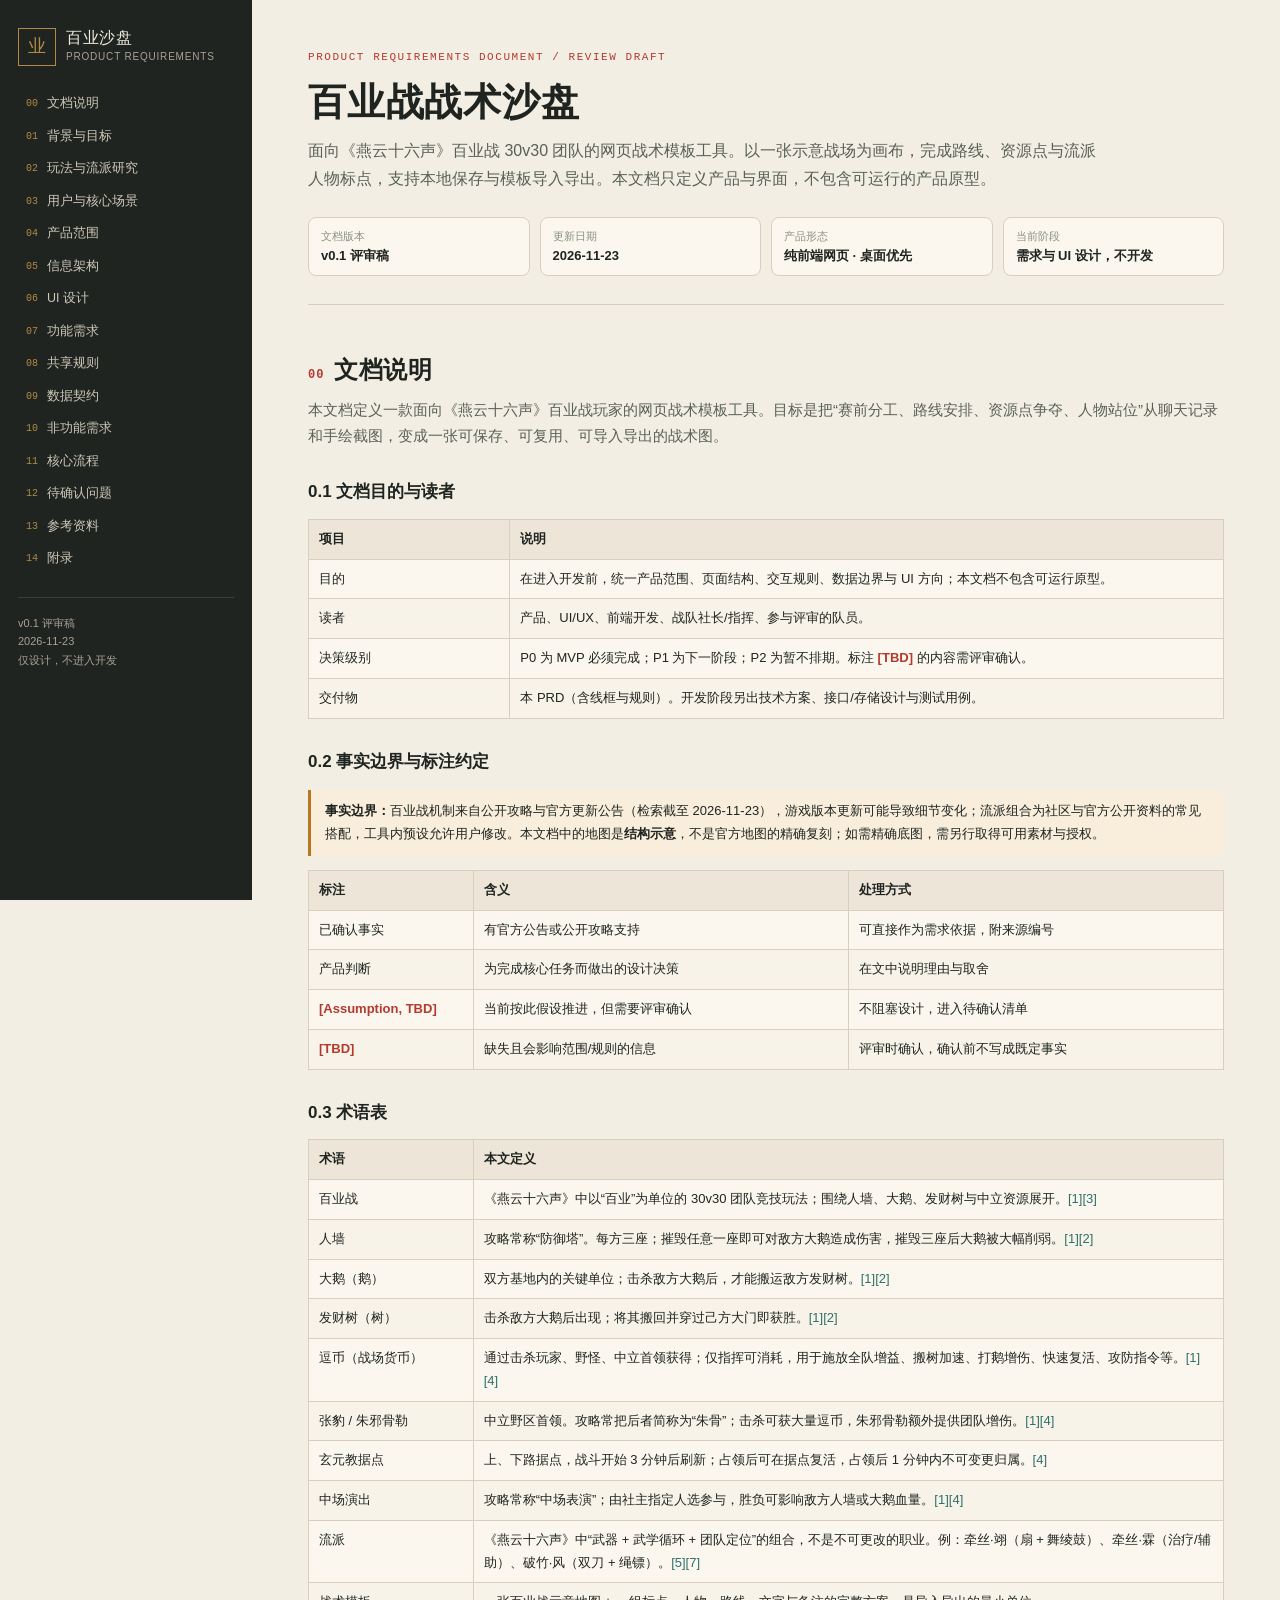
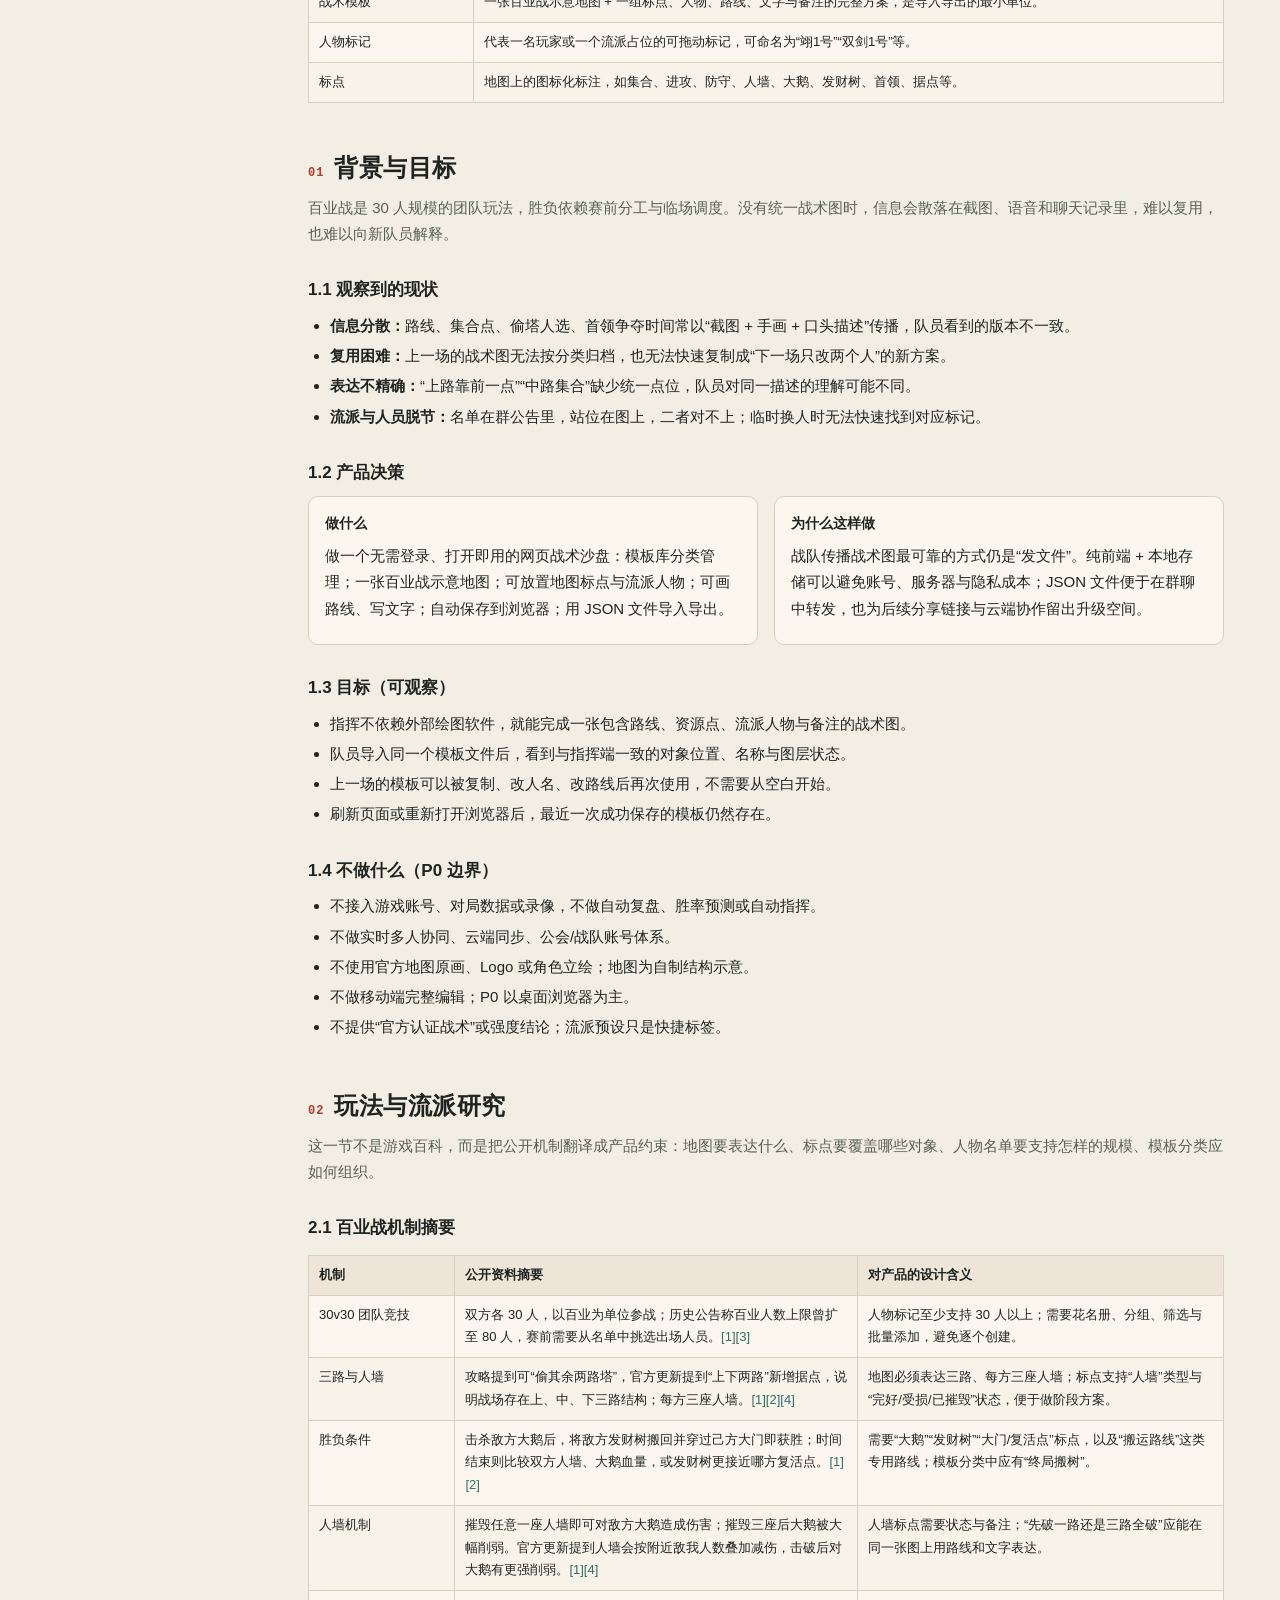
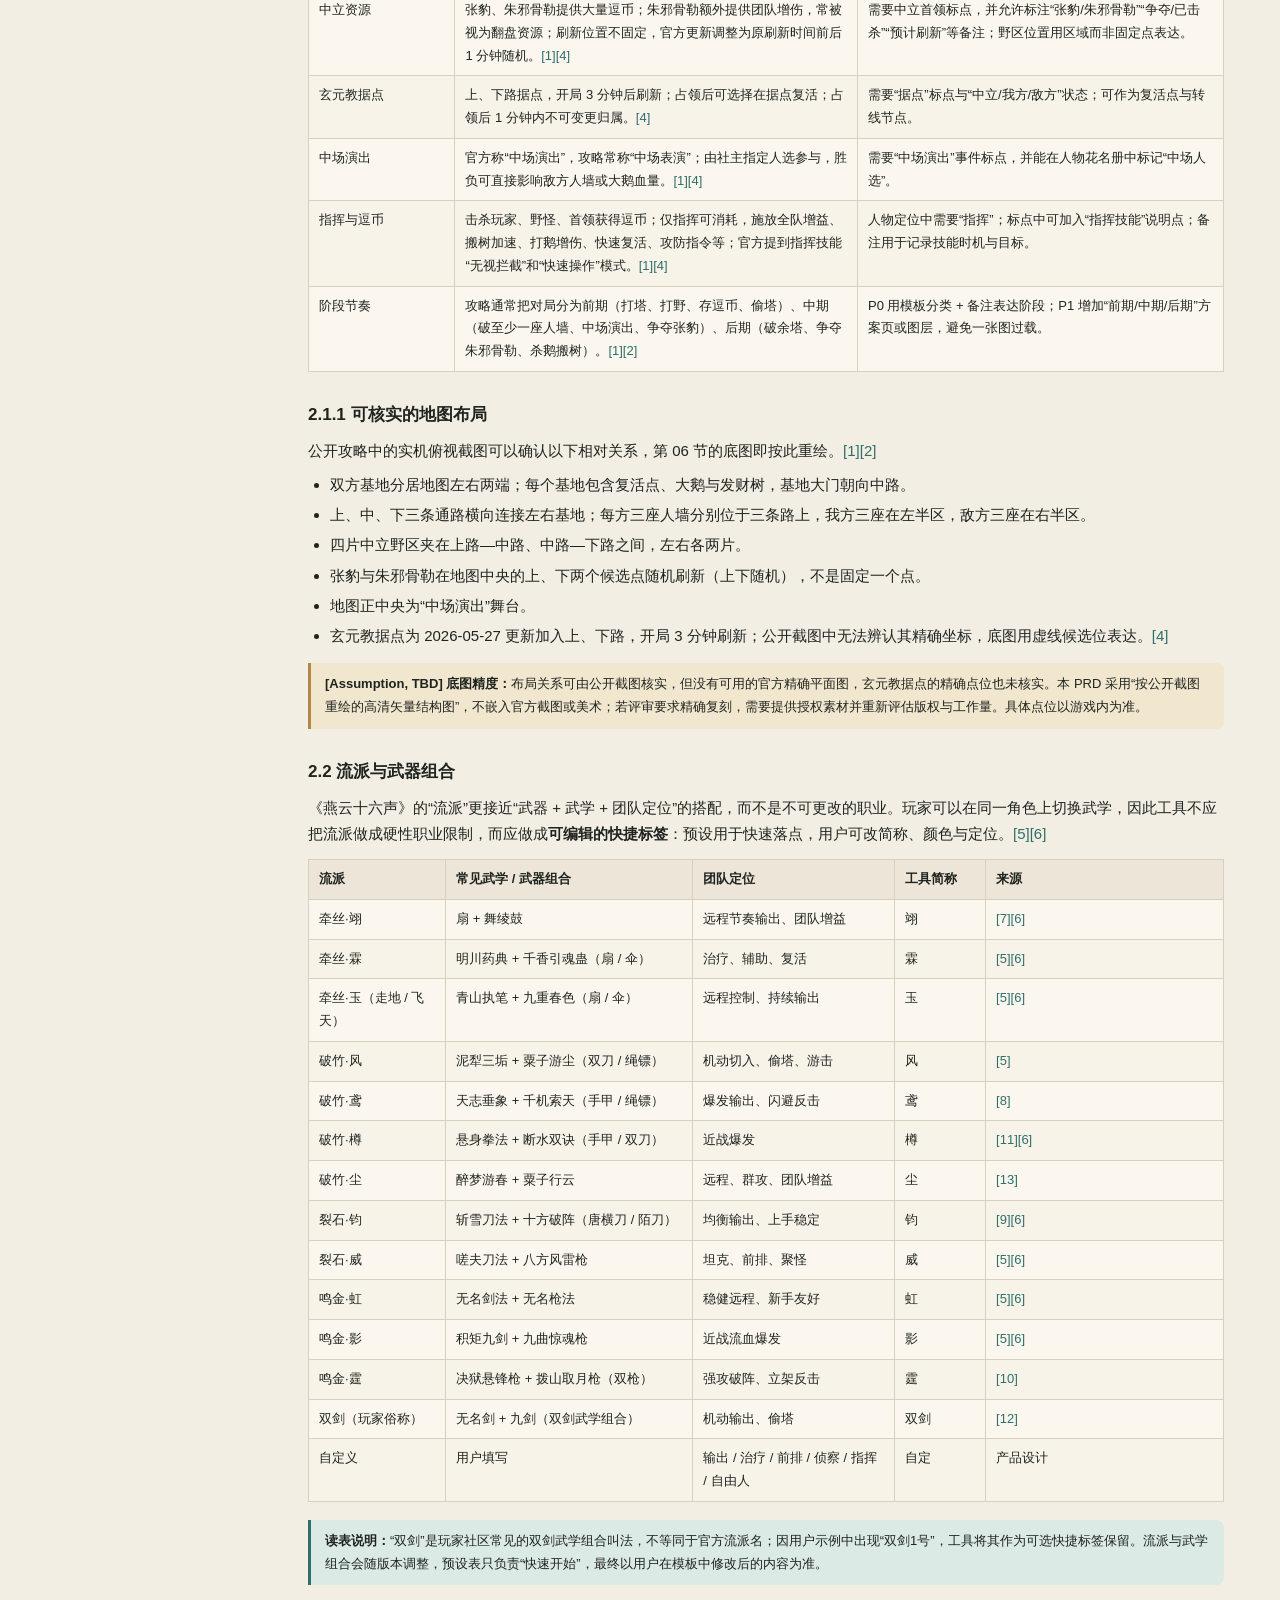
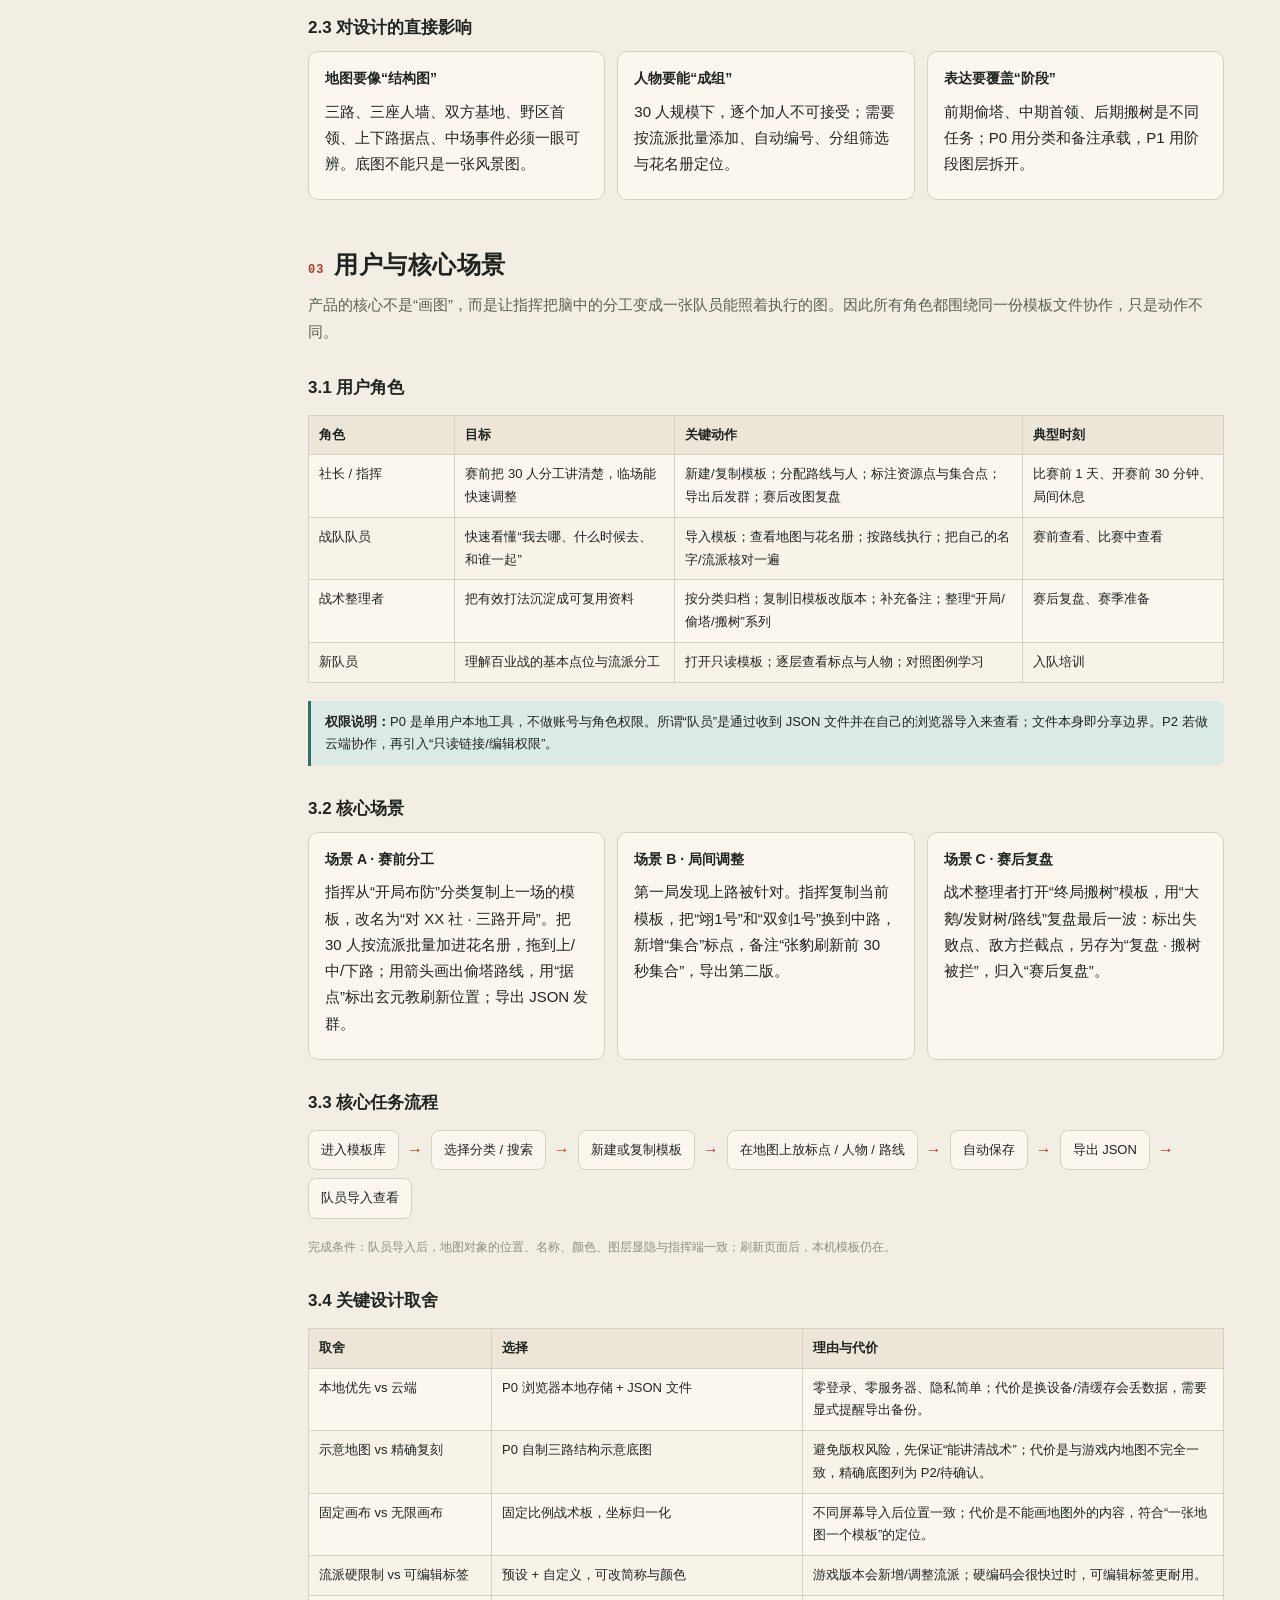
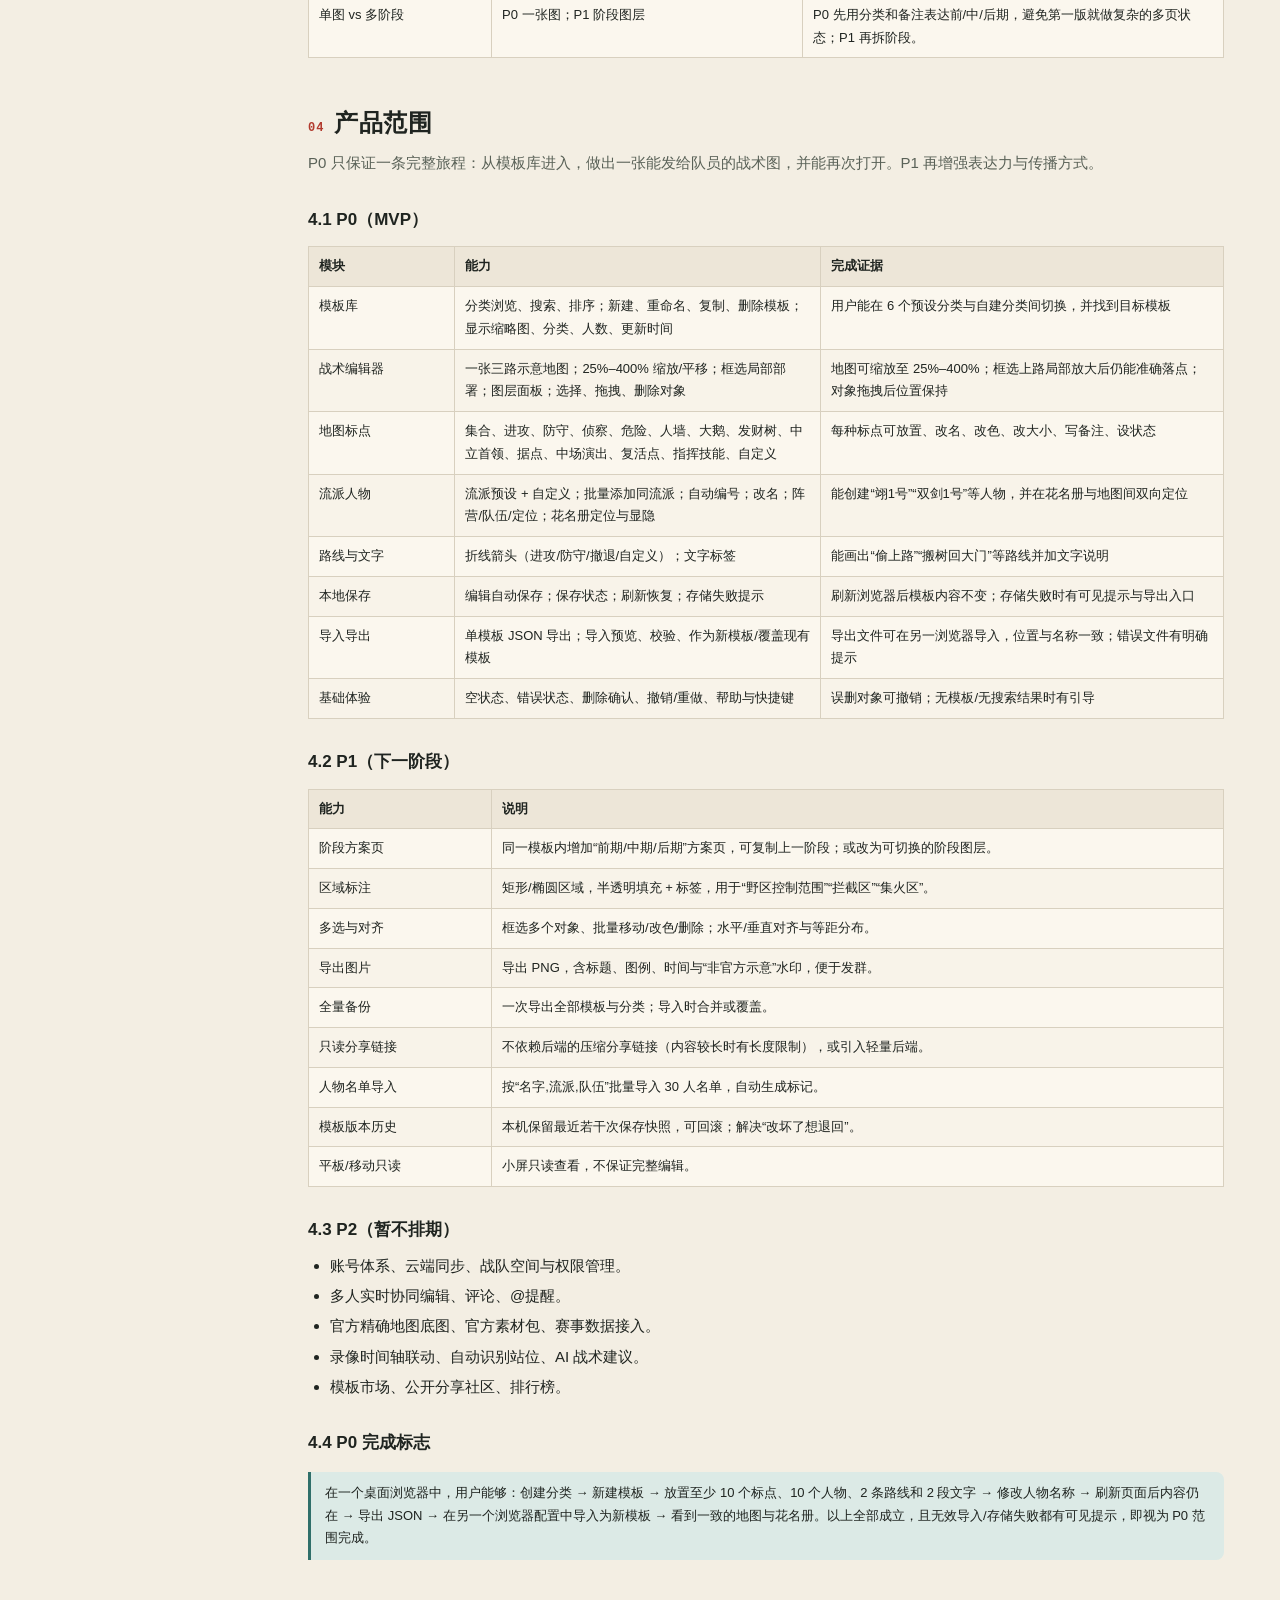
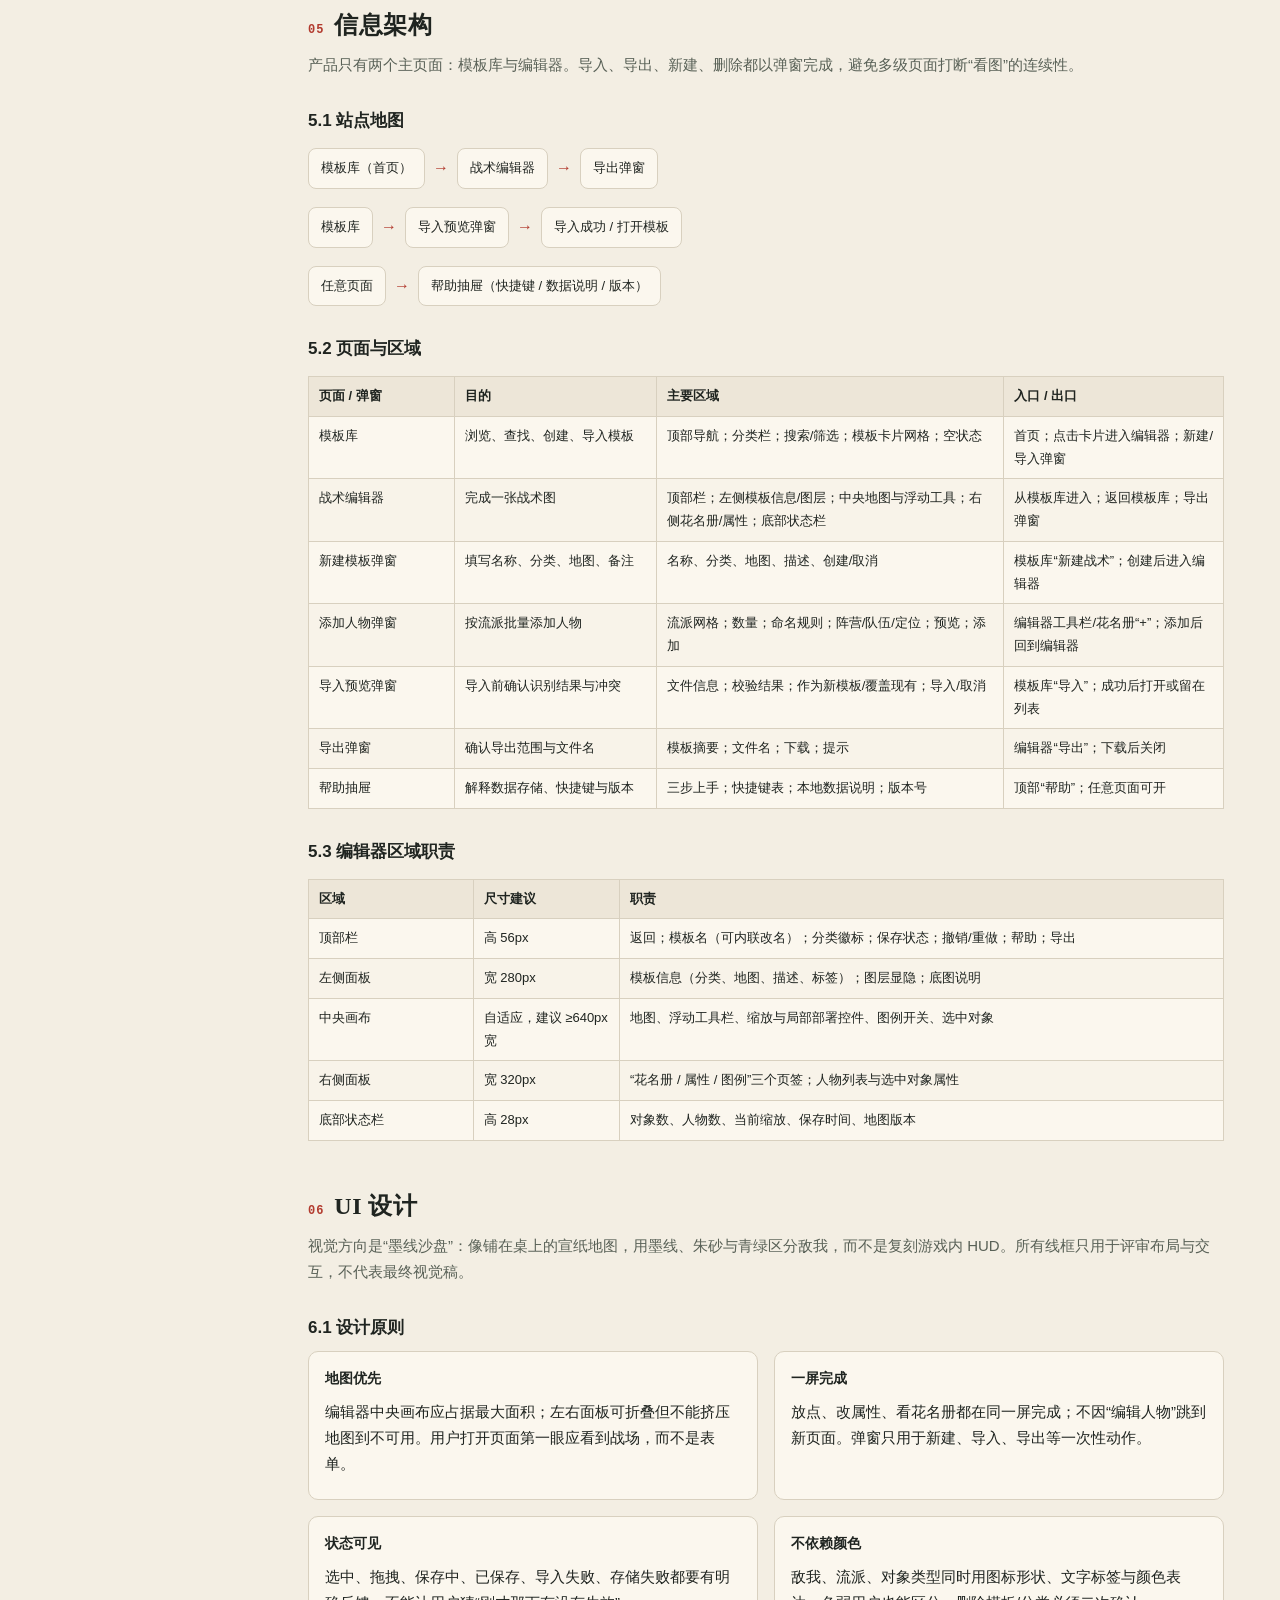
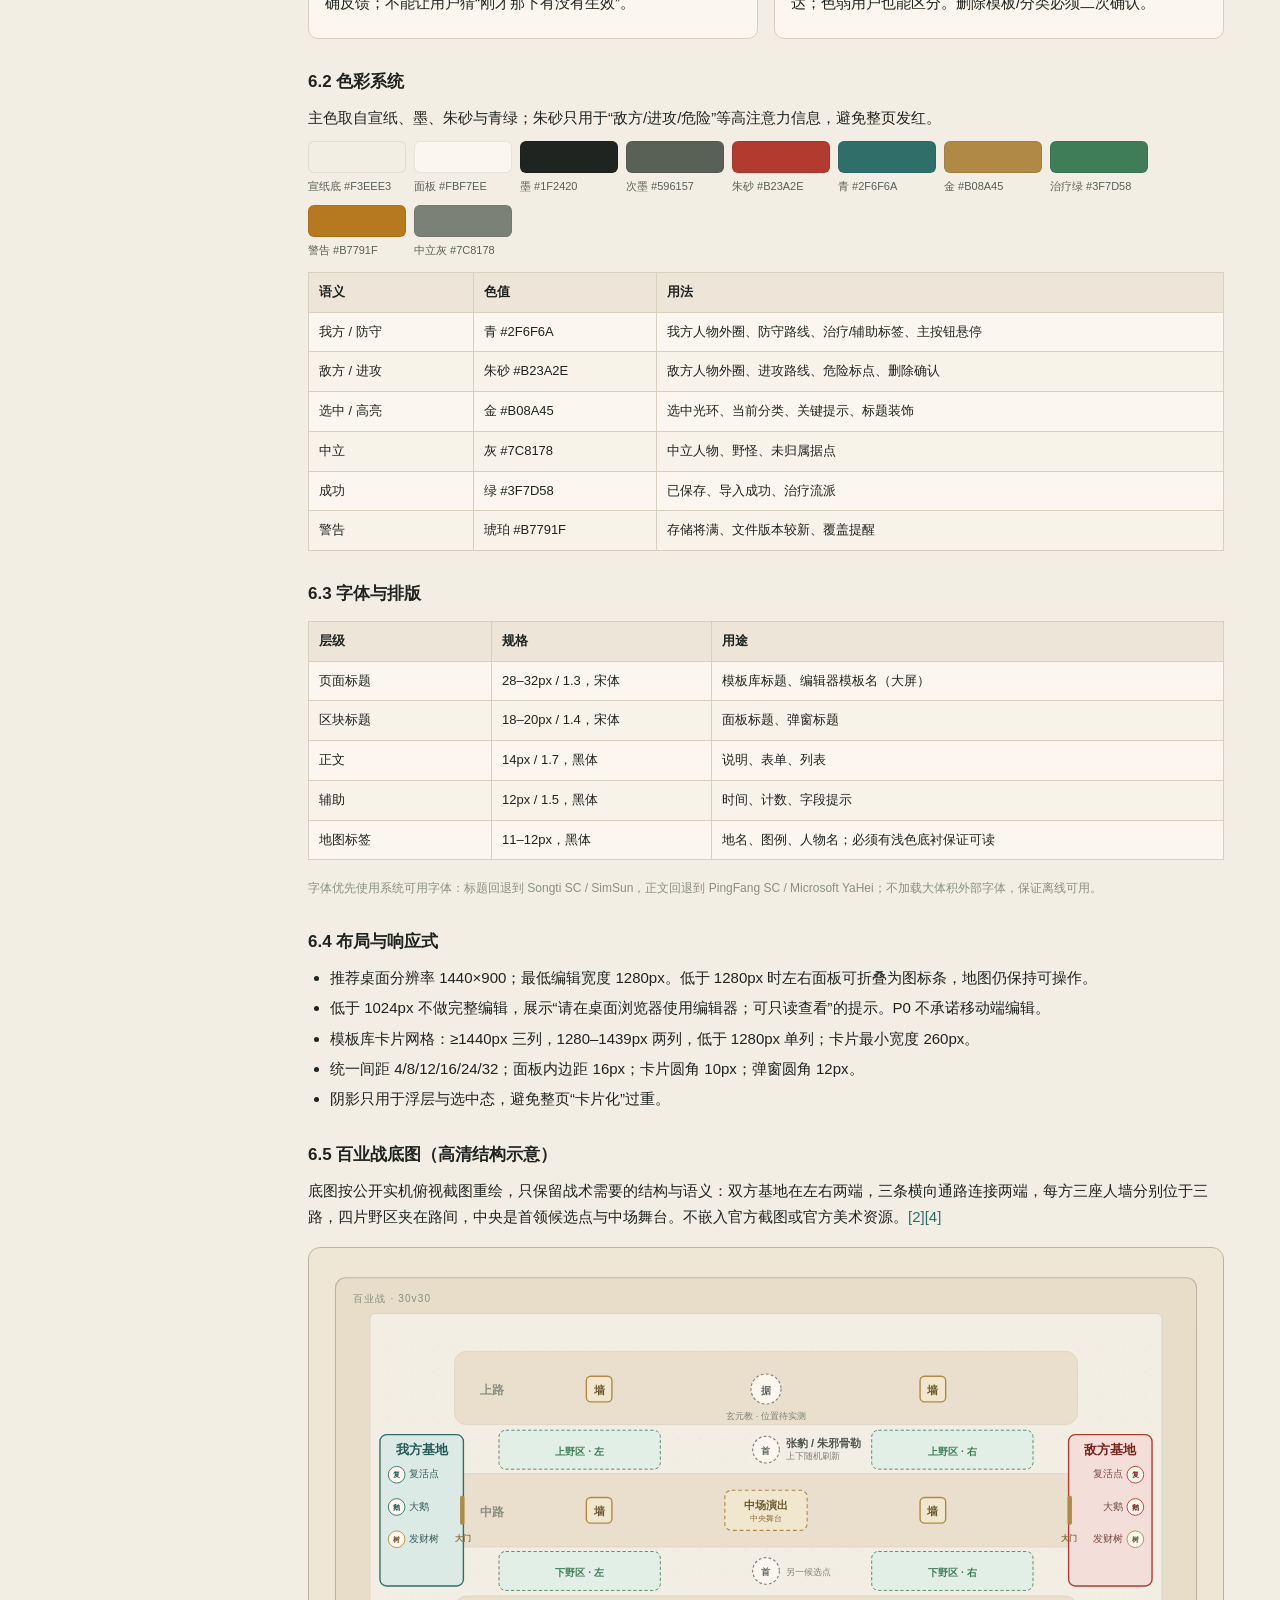
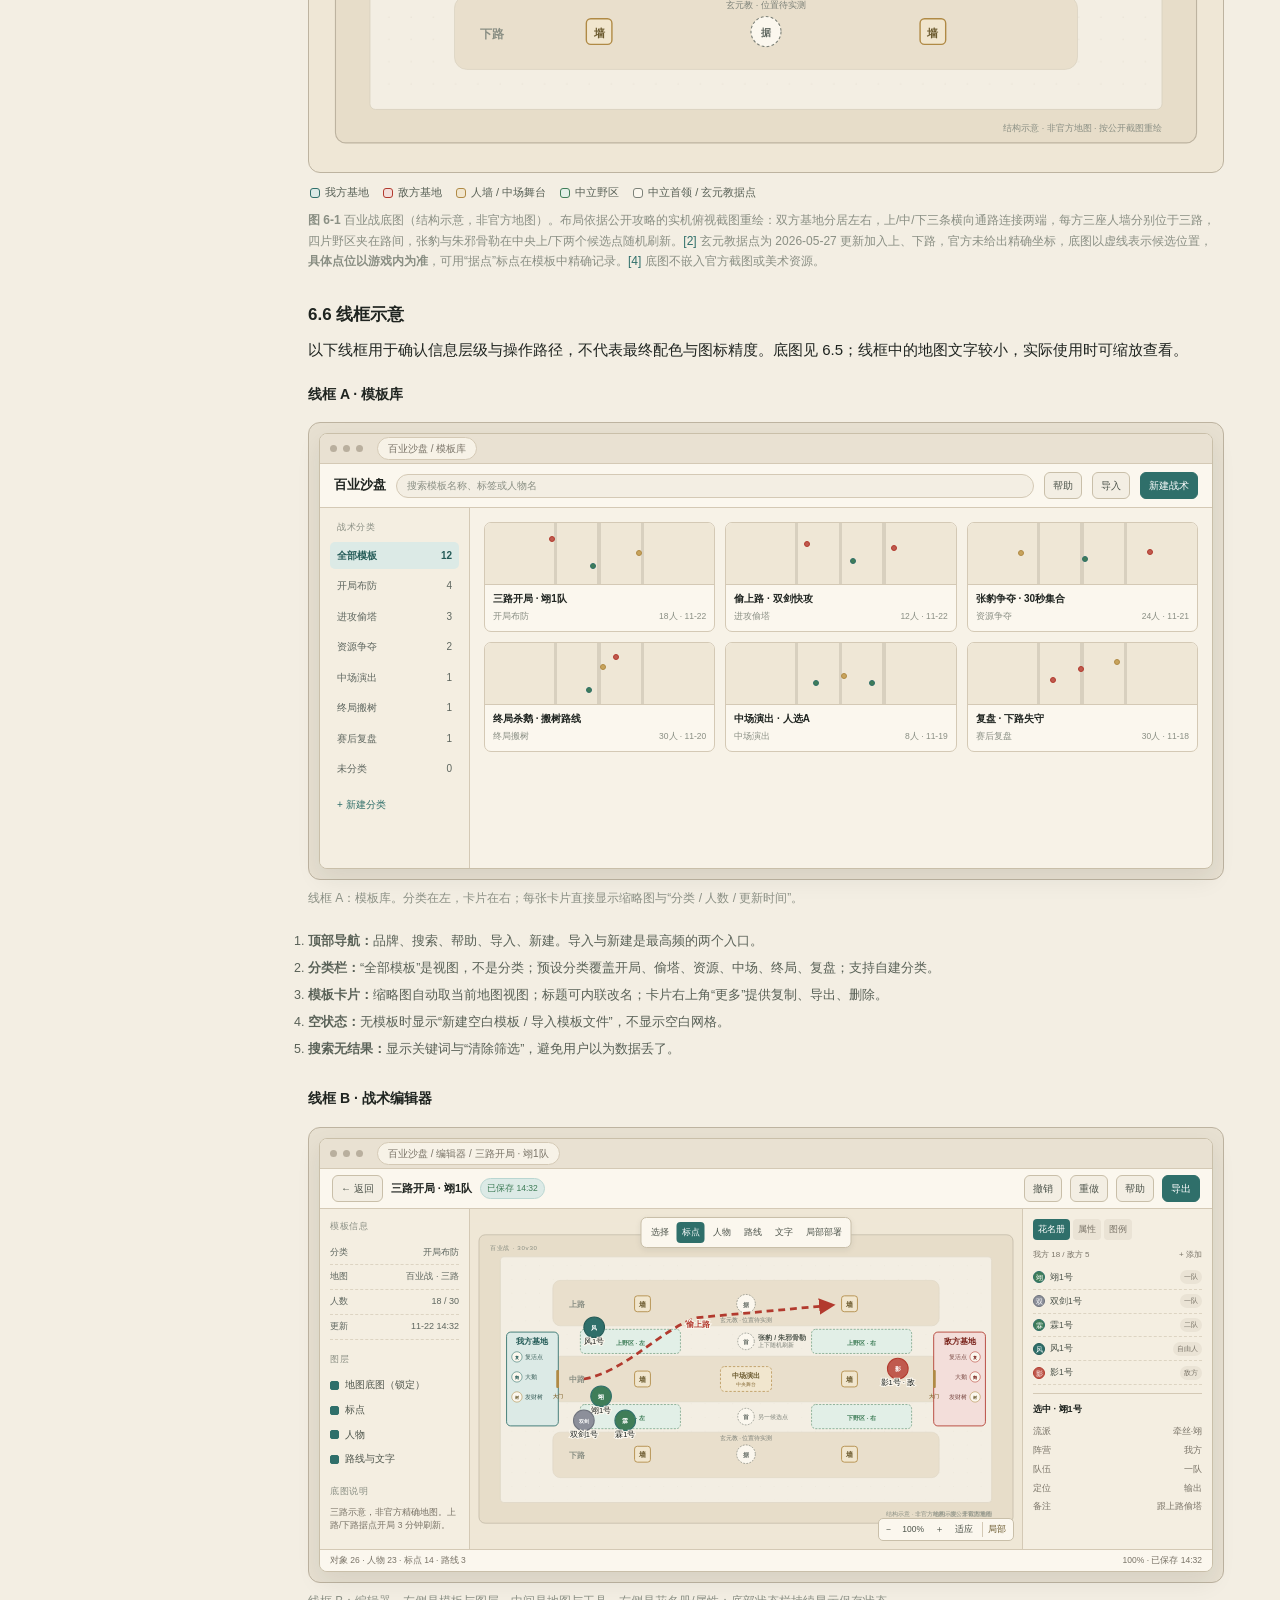
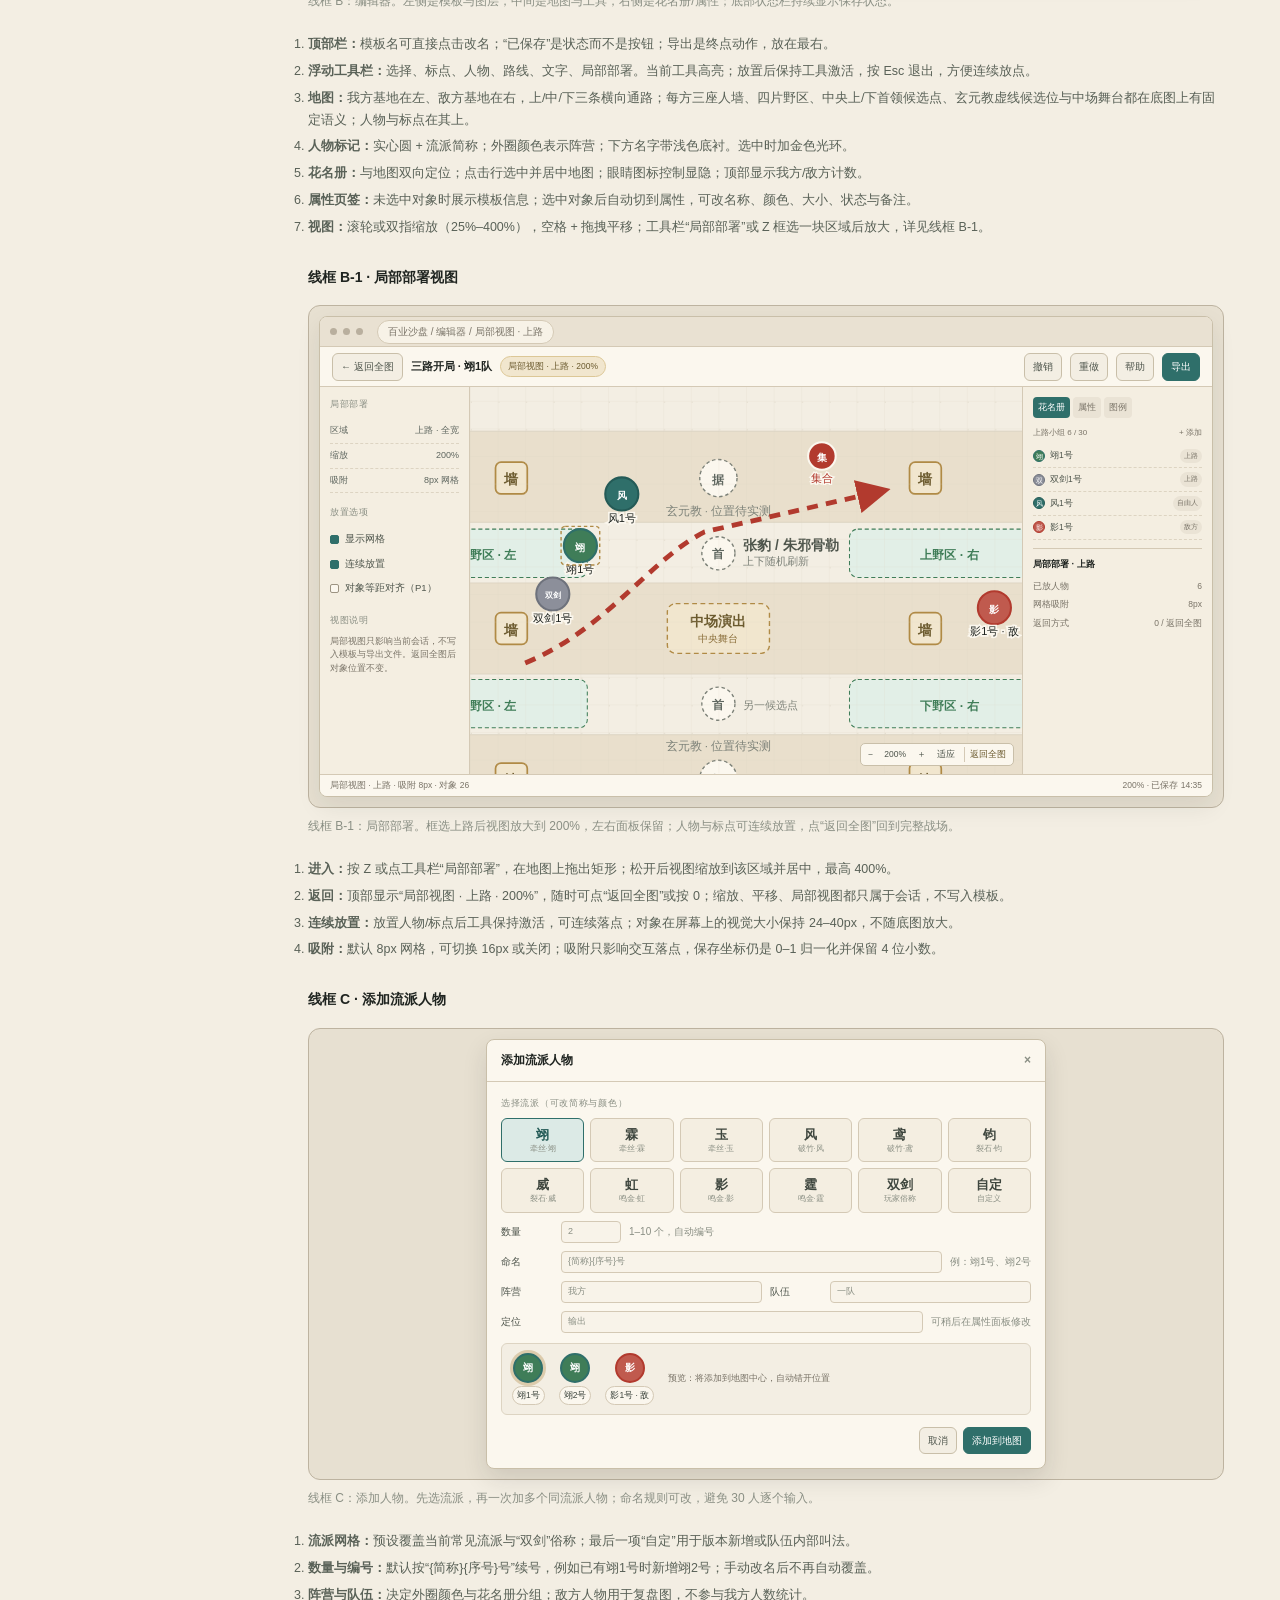
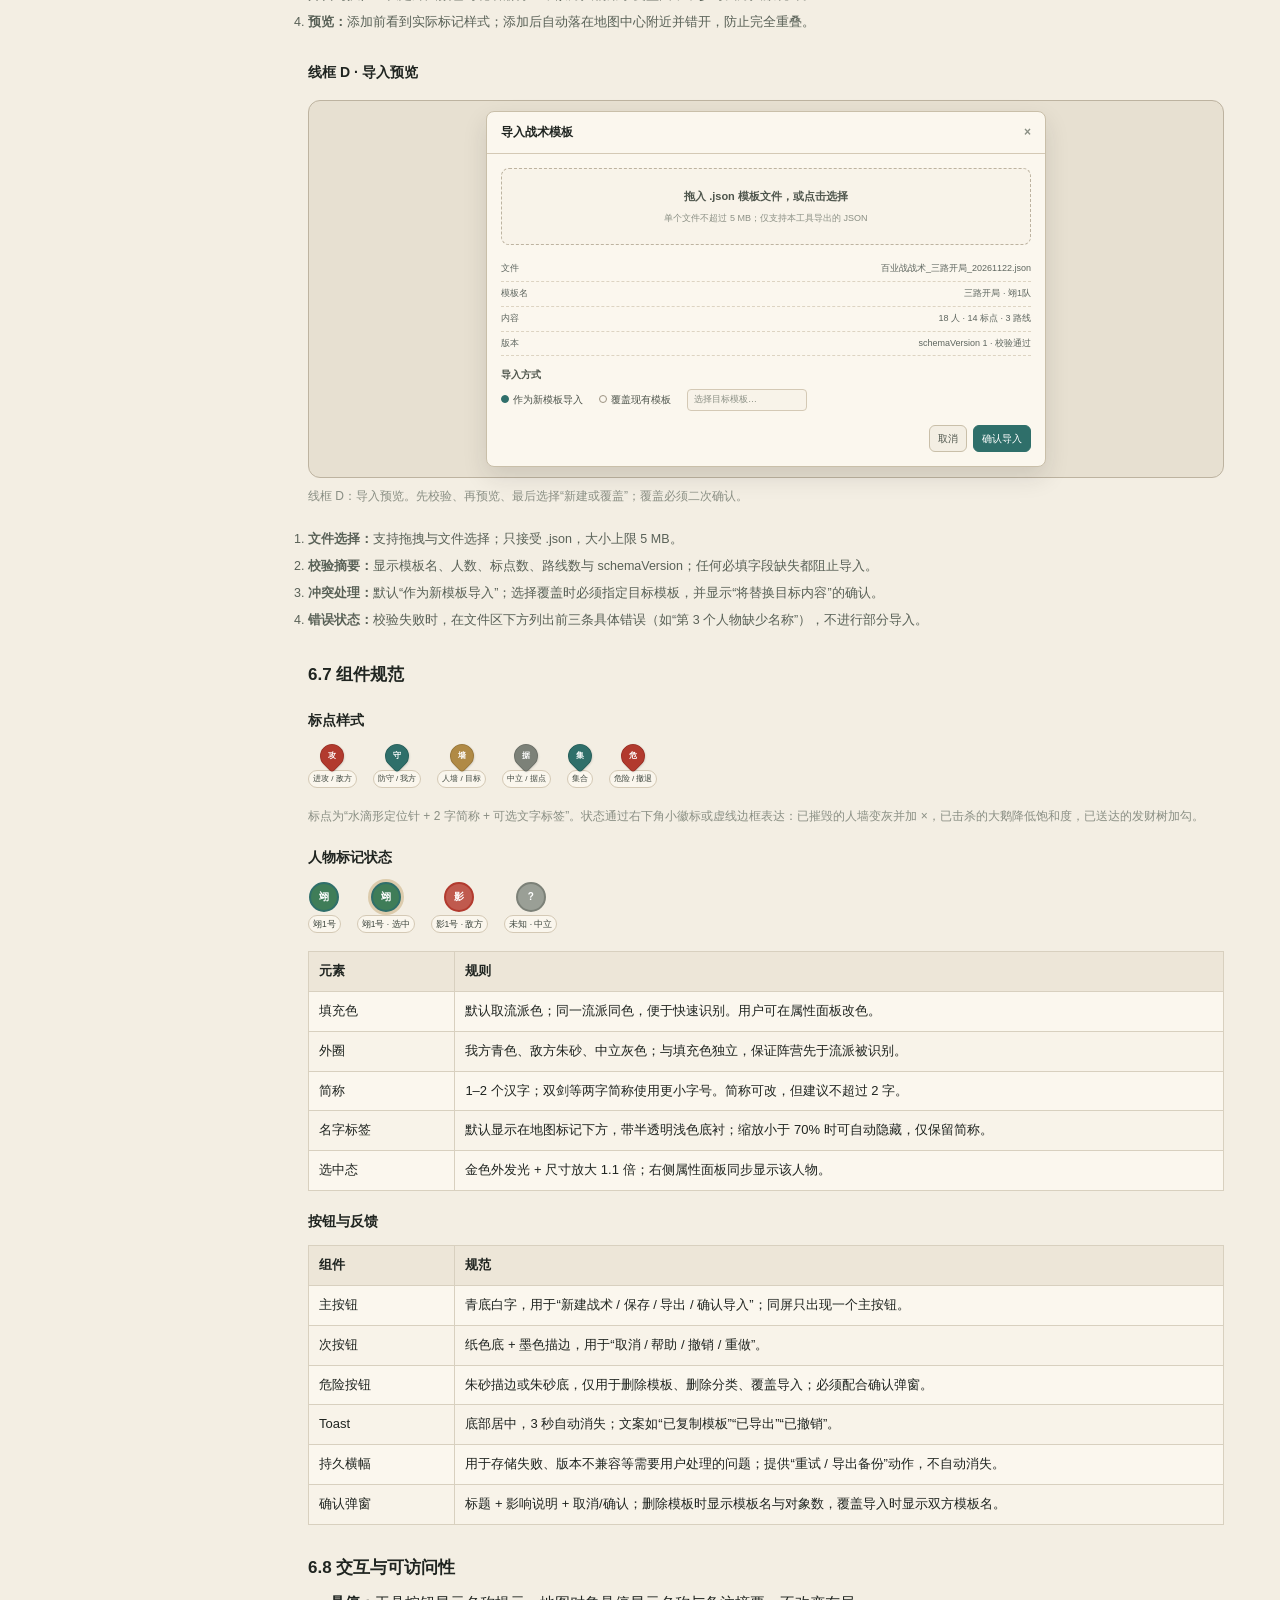
<file: docs/PRD-百业战战术沙盘.html>
<!DOCTYPE html>
<html lang="zh-CN">
<head>
<meta charset="UTF-8">
<meta name="viewport" content="width=device-width, initial-scale=1.0">
<title>百业战战术沙盘 · 产品需求文档 v0.1</title>
<style>
:root{
  --paper:#F3EEE3; --paper-2:#FBF7EE; --paper-3:#F8F3E9;
  --ink:#1F2420; --ink-2:#596157; --ink-3:#8A8F84;
  --line:#D8D0BF; --line-strong:#BDB3A0;
  --cinnabar:#B23A2E; --cinnabar-soft:#F3DEDA;
  --teal:#2F6F6A; --teal-soft:#DCEAE6;
  --gold:#B08A45; --gold-soft:#F1E6CE;
  --green:#3F7D58; --amber:#B7791F; --gray:#7C8178;
  --serif:"Noto Serif SC","Source Han Serif SC","Songti SC",SimSun,serif;
  --sans:"Noto Sans SC","Source Han Sans SC","PingFang SC","Microsoft YaHei",sans-serif;
  --mono:"JetBrains Mono",Consolas,"Courier New",monospace;
}
*{box-sizing:border-box}
html{scroll-behavior:smooth}
body{margin:0;background:var(--paper);color:var(--ink);font-family:var(--sans);font-size:15px;line-height:1.75}
a{color:var(--teal);text-decoration:none}
a:hover{text-decoration:underline}
.layout{display:grid;grid-template-columns:252px minmax(0,1fr);min-height:100vh}
.toc{position:sticky;top:0;height:100vh;overflow:auto;background:var(--ink);color:#EFE9DB;padding:28px 18px}
.brand{display:flex;gap:10px;align-items:center;margin-bottom:8px}
.brand-mark{width:38px;height:38px;border:1px solid var(--gold);display:grid;place-items:center;color:var(--gold);font-family:var(--serif);font-size:18px;flex:none}
.brand-name{font-family:var(--serif);font-size:16px;line-height:1.25;letter-spacing:.04em}
.brand-sub{font-size:10px;color:#A9A293;letter-spacing:.08em}
.toc nav{margin-top:22px;display:flex;flex-direction:column;gap:1px}
.toc nav a{display:flex;gap:9px;padding:7px 8px;border-radius:6px;color:#CFC8B8;font-size:12.5px;line-height:1.4}
.toc nav a:hover{background:rgba(255,255,255,.06);color:#fff;text-decoration:none}
.toc .num{color:var(--gold);font-family:var(--mono);font-size:10px;padding-top:2px;flex:none}
.toc-meta{margin-top:22px;padding-top:16px;border-top:1px solid rgba(255,255,255,.12);font-size:11px;color:#A9A293;line-height:1.7}
.main{min-width:0}
.wrap{max-width:1180px;margin:0 auto;padding:48px 56px 96px}
.doc-header{border-bottom:1px solid var(--line);padding-bottom:28px;margin-bottom:8px}
.eyebrow{font-family:var(--mono);font-size:11px;letter-spacing:.14em;text-transform:uppercase;color:var(--cinnabar)}
h1{font-family:var(--serif);font-size:38px;line-height:1.25;margin:12px 0 10px;letter-spacing:.02em}
.subtitle{font-size:16px;color:var(--ink-2);max-width:800px;margin:0}
.meta-grid{display:grid;grid-template-columns:repeat(4,minmax(0,1fr));gap:10px;margin-top:24px}
.meta-item{background:var(--paper-2);border:1px solid var(--line);border-radius:8px;padding:9px 12px}
.meta-item .k{font-size:11px;color:var(--ink-3)}
.meta-item .v{font-size:13px;font-weight:600;line-height:1.5}
section{margin:44px 0 0;scroll-margin-top:24px}
h2{font-family:var(--serif);font-size:24px;margin:0 0 6px;display:flex;align-items:baseline;gap:10px;letter-spacing:.02em}
h2 .sec-num{font-family:var(--mono);font-size:12px;color:var(--cinnabar);letter-spacing:.08em;flex:none}
.lead{color:var(--ink-2);margin:6px 0 18px}
h3{font-size:17px;margin:28px 0 8px}
h4{font-size:14px;margin:18px 0 6px}
p{margin:8px 0}
ul,ol{margin:8px 0 8px 22px;padding:0}
li{margin:4px 0}
table{width:100%;border-collapse:collapse;margin:12px 0 18px;font-size:13px;background:var(--paper-2)}
th,td{border:1px solid var(--line);padding:8px 10px;text-align:left;vertical-align:top}
th{background:#EDE6D8;font-weight:600;color:var(--ink)}
tbody tr:nth-child(even) td{background:var(--paper-3)}
code{font-family:var(--mono);font-size:12px;background:#EDE7DA;border:1px solid #DDD4C2;border-radius:4px;padding:1px 4px}
pre{background:#232821;color:#EDE7DA;border-radius:8px;padding:16px;overflow:auto;font-family:var(--mono);font-size:12px;line-height:1.65}
pre code{background:none;border:0;padding:0;color:inherit}
.note,.warn,.assump{border-left:3px solid var(--teal);background:var(--teal-soft);padding:10px 14px;margin:14px 0;border-radius:0 8px 8px 0;font-size:13px}
.warn{border-color:var(--amber);background:#F8EEDB}
.assump{border-color:var(--gold);background:var(--gold-soft)}
.badge{display:inline-block;font-size:11px;line-height:1;padding:4px 7px;border-radius:999px;border:1px solid var(--line-strong);color:var(--ink-2);background:var(--paper-2);white-space:nowrap}
.badge.p0{color:#7A241C;background:var(--cinnabar-soft);border-color:#E2B8B1}
.badge.p1{color:#245B57;background:var(--teal-soft);border-color:#B9D6D1}
.badge.p2{color:#6B5A2E;background:var(--gold-soft);border-color:#DCC796}
.grid-2{display:grid;grid-template-columns:1fr 1fr;gap:16px}
.grid-3{display:grid;grid-template-columns:repeat(3,1fr);gap:12px}
.card{background:var(--paper-2);border:1px solid var(--line);border-radius:10px;padding:14px 16px}
.card h4{margin-top:0}
.swatches{display:flex;flex-wrap:wrap;gap:8px;margin:10px 0}
.swatch{width:98px;font-size:11px;color:var(--ink-2)}
.swatch i{display:block;height:32px;border-radius:6px;border:1px solid rgba(0,0,0,.08);margin-bottom:4px}
.flow{display:flex;flex-wrap:wrap;align-items:center;gap:8px;margin:12px 0 18px}
.flow .step{background:var(--paper-2);border:1px solid var(--line);border-radius:8px;padding:8px 12px;font-size:13px}
.flow .arrow{color:var(--cinnabar);font-size:16px;font-weight:600}
.tbc{color:var(--cinnabar);font-weight:600}
.refs li{margin:10px 0}
.footer{margin-top:64px;padding-top:20px;border-top:1px solid var(--line);font-size:12px;color:var(--ink-3)}
.small{font-size:12px;color:var(--ink-3)}
.wire{background:#E7E0D1;border:1px solid var(--line-strong);border-radius:12px;padding:10px;margin:16px 0 8px}
.wire-caption{font-size:12px;color:var(--ink-3);margin:6px 0 22px}
.wf{background:#F7F2E7;border:1px solid #C9BFA9;border-radius:8px;overflow:hidden;box-shadow:0 10px 24px rgba(31,36,32,.08)}
.wf-bar{height:30px;display:flex;align-items:center;gap:6px;padding:0 10px;background:#E9E1D2;border-bottom:1px solid #D4C9B5}
.wf-dot{width:7px;height:7px;border-radius:50%;background:#B9AF9E}
.wf-url{margin-left:8px;font-size:10px;color:#7A7468;background:#F7F2E7;border:1px solid #D4C9B5;border-radius:999px;padding:2px 10px}
.wf-top{height:44px;display:flex;align-items:center;gap:10px;padding:0 14px;border-bottom:1px solid #D4C9B5;background:#FBF7EE}
.wf-logo{font-family:var(--serif);font-weight:700;font-size:13px;white-space:nowrap}
.wf-search{flex:1;height:24px;border:1px solid #D4C9B5;border-radius:999px;background:#F3EEE3;font-size:10px;color:#8A8F84;display:flex;align-items:center;padding:0 10px}
.wf-btn{font-size:10px;border:1px solid #C9BFA9;border-radius:6px;padding:4px 8px;background:#F3EEE3;color:#4E554C;white-space:nowrap}
.wf-btn.primary{background:#2F6F6A;border-color:#2F6F6A;color:#fff}
.wf-library{display:grid;grid-template-columns:150px 1fr;min-height:360px}
.wf-cats{border-right:1px solid #D4C9B5;padding:12px 10px;background:#F4EEE1}
.wf-cats .cat-title{font-size:9px;color:#8A8F84;letter-spacing:.08em;margin:0 0 6px;padding:0 7px}
.wf-cats .item{font-size:10px;padding:5px 7px;border-radius:5px;color:#5E665F;margin-bottom:3px;display:flex;justify-content:space-between}
.wf-cats .item.active{background:#DCEAE6;color:#245B57;font-weight:600}
.wf-grid{padding:14px;display:grid;grid-template-columns:repeat(3,1fr);gap:10px;align-content:start}
.wf-card{border:1px solid #D4C9B5;border-radius:7px;background:#FBF7EE;overflow:hidden}
.wf-thumb{height:62px;position:relative;background:#EFE7D6;border-bottom:1px solid #D4C9B5}
.wf-thumb.one{background:linear-gradient(90deg,transparent 30%,#D8D0BF 30%,#D8D0BF 31.5%,transparent 31.5%),linear-gradient(90deg,transparent 49%,#D8D0BF 49%,#D8D0BF 50.5%,transparent 50.5%),linear-gradient(90deg,transparent 68%,#D8D0BF 68%,#D8D0BF 69.5%,transparent 69.5%),#EFE7D6}
.wf-thumb .dot{position:absolute;width:6px;height:6px;border-radius:50%;background:#3F7D58;border:1px solid #2F6F6A}
.wf-thumb .dot.red{background:#C05A4E;border-color:#B23A2E}
.wf-thumb .dot.gold{background:#C8A45C;border-color:#B08A45}
.wf-card-body{padding:7px 8px}
.wf-card-title{font-size:10px;font-weight:600;line-height:1.4;margin-bottom:3px}
.wf-card-meta{font-size:8.5px;color:#8A8F84;display:flex;justify-content:space-between;gap:4px}
.wf-editor{display:flex;flex-direction:column;min-height:430px}
.wf-editor-top{height:40px;display:flex;align-items:center;gap:8px;padding:0 12px;border-bottom:1px solid #D4C9B5;background:#FBF7EE}
.wf-title{font-size:11px;font-weight:600}
.wf-save{font-size:8.5px;color:#3F7D58;background:#DCEAE6;border:1px solid #B9D6D1;border-radius:999px;padding:2px 6px}
.wf-editor-main{display:grid;grid-template-columns:150px 1fr 190px;flex:1;min-height:340px}
.wf-panel{border-right:1px solid #D4C9B5;background:#F4EEE1;padding:10px}
.wf-panel.right{border-right:none;border-left:1px solid #D4C9B5}
.wf-panel-title{font-size:9px;color:#8A8F84;letter-spacing:.08em;margin:0 0 6px}
.wf-field-row{font-size:9px;color:#5E665F;display:flex;justify-content:space-between;padding:4px 0;border-bottom:1px dashed #DDD4C2}
.wf-layer{font-size:9.5px;display:flex;align-items:center;gap:6px;padding:4px 0;color:#4E554C}
.wf-check{width:9px;height:9px;border-radius:2px;border:1px solid #9C9382;background:#FBF7EE;flex:none}
.wf-check.on{background:#2F6F6A;border-color:#2F6F6A}
.wf-canvas{position:relative;background:#EFE7D6;overflow:hidden;min-height:340px}
.wf-tools{position:absolute;top:8px;left:50%;transform:translateX(-50%);display:flex;gap:3px;background:#FBF7EE;border:1px solid #C9BFA9;border-radius:6px;padding:4px;z-index:2;box-shadow:0 2px 6px rgba(31,36,32,.08)}
.wf-tool{font-size:8.5px;padding:3px 5px;border-radius:4px;color:#4E554C;white-space:nowrap}
.wf-tool.active{background:#2F6F6A;color:#fff}
.wf-zoom{position:absolute;right:8px;bottom:8px;display:flex;gap:3px;background:#FBF7EE;border:1px solid #C9BFA9;border-radius:5px;padding:3px;font-size:8.5px;color:#4E554C;z-index:2}
.wf-zoom span{padding:0 4px}
.wf-status{height:22px;border-top:1px solid #D4C9B5;background:#FBF7EE;font-size:8.5px;color:#7A7468;display:flex;align-items:center;padding:0 10px;justify-content:space-between}
.wf-tabs{display:flex;gap:3px;margin-bottom:8px}
.wf-tab{font-size:8.5px;padding:3px 5px;border-radius:4px;color:#7A7468;background:#EAE3D5}
.wf-tab.active{background:#2F6F6A;color:#fff}
.wf-roster-row{display:flex;align-items:center;gap:5px;padding:4px 0;border-bottom:1px dashed #DDD4C2;font-size:8.5px;color:#4E554C}
.wf-roster-dot{width:12px;height:12px;border-radius:50%;background:#3F7D58;border:1.5px solid #2F6F6A;flex:none;color:#fff;font-size:6.5px;display:grid;place-items:center}
.wf-roster-dot.red{background:#C05A4E;border-color:#B23A2E}
.wf-roster-name{flex:1;overflow:hidden;text-overflow:ellipsis;white-space:nowrap}
.wf-roster-tag{font-size:7px;color:#7A7468;background:#EAE3D5;border-radius:999px;padding:1px 4px}
.wf-prop{margin-top:8px;border-top:1px solid #D4C9B5;padding-top:8px}
.wf-prop-title{font-size:9px;font-weight:600;margin-bottom:4px}
.wf-prop-row{font-size:8.5px;color:#7A7468;display:flex;justify-content:space-between;padding:2px 0}
.wf-modal{max-width:560px;margin:0 auto;background:#FBF7EE;border:1px solid #C9BFA9;border-radius:8px;overflow:hidden;box-shadow:0 10px 24px rgba(31,36,32,.12)}
.wf-modal-head{padding:10px 14px;border-bottom:1px solid #D4C9B5;font-size:12px;font-weight:600;display:flex;justify-content:space-between}
.wf-modal-body{padding:14px}
.school-grid{display:grid;grid-template-columns:repeat(6,1fr);gap:6px}
.school{border:1px solid #D4C9B5;border-radius:6px;padding:7px 4px;text-align:center;font-size:10px;background:#F4EEE1;line-height:1.4}
.school b{display:block;font-size:13px;font-weight:700;color:#3E463E}
.school small{font-size:7.5px;color:#8A8F84;display:block}
.school.active{border-color:#2F6F6A;background:#DCEAE6;color:#245B57}
.school.active b{color:#245B57}
.wf-form-row{display:flex;gap:8px;align-items:center;margin-top:8px;font-size:10px;color:#4E554C}
.wf-input{flex:1;height:22px;border:1px solid #D4C9B5;border-radius:4px;background:#F8F3E9;font-size:9px;color:#8A8F84;display:flex;align-items:center;padding:0 6px}
.wf-preview{display:flex;gap:14px;align-items:center;margin-top:10px;padding:9px 10px;background:#F3EEE3;border:1px solid #DDD4C2;border-radius:6px}
.token{display:inline-flex;flex-direction:column;align-items:center;gap:3px;font-family:var(--sans)}
.token .dot{width:30px;height:30px;border-radius:50%;display:grid;place-items:center;font-size:10px;font-weight:700;color:#fff;border:2px solid #2F6F6A;background:#3F7D58}
.token .name{font-size:8.5px;background:rgba(251,247,238,.95);border:1px solid #D4C9B5;border-radius:999px;padding:1px 4px;white-space:nowrap;color:#3E463E}
.token.enemy .dot{border-color:#B23A2E;background:#C05A4E}
.token.neutral .dot{border-color:#7C8178;background:#9A9F96}
.token.selected .dot{box-shadow:0 0 0 3px rgba(176,138,69,.35)}
.marker{display:inline-flex;flex-direction:column;align-items:center;gap:2px}
.marker .pin{width:24px;height:24px;border-radius:50% 50% 50% 4px;transform:rotate(-45deg);display:grid;place-items:center;background:#B23A2E;border:1px solid rgba(0,0,0,.12);box-shadow:0 1px 2px rgba(0,0,0,.12)}
.marker .pin span{transform:rotate(45deg);color:#fff;font-size:8px;font-weight:700}
.marker .label{font-size:8px;background:rgba(251,247,238,.95);border:1px solid #D4C9B5;border-radius:999px;padding:1px 4px;white-space:nowrap;color:#3E463E}
.marker.teal .pin{background:#2F6F6A}
.marker.gold .pin{background:#B08A45}
.marker.gray .pin{background:#7C8178}
.marker-legend{display:flex;flex-wrap:wrap;gap:16px;margin:12px 0 18px}
.map-svg{display:block;width:100%;height:100%}
.map-svg text{font-family:var(--sans)}
.map-figure{background:#EFE7D6;border:1px solid var(--line-strong);border-radius:12px;padding:12px;margin:16px 0 6px;overflow:hidden}
.map-figure svg{display:block;width:100%;height:auto}
.map-figure text{font-family:var(--sans)}
.map-legend{display:flex;flex-wrap:wrap;gap:14px;margin:10px 2px 0;font-size:11px;color:var(--ink-2)}
.map-legend span{display:inline-flex;align-items:center;gap:5px}
.map-legend i{width:10px;height:10px;border-radius:3px;display:inline-block;border:1px solid rgba(0,0,0,.15);flex:none}
.map-note{font-size:12px;color:var(--ink-3);margin:8px 0 20px;line-height:1.7}
.wf-viewchip{font-size:8.5px;color:#6B5A2E;background:#F1E6CE;border:1px solid #DCC796;border-radius:999px;padding:2px 7px;white-space:nowrap}
.annotations{font-size:12.5px;color:var(--ink-2);margin:10px 0 26px}
.annotations li{margin:5px 0}
@media (max-width:1100px){
  .layout{grid-template-columns:1fr}
  .toc{position:relative;height:auto;display:none}
  .wrap{padding:32px 24px 72px}
  .meta-grid{grid-template-columns:repeat(2,1fr)}
  .grid-2,.grid-3{grid-template-columns:1fr}
}
@media print{
  .toc{display:none}
  .layout{display:block}
  .wrap{max-width:none;padding:0}
  .wf{break-inside:avoid}
  section{break-inside:avoid-page}
}
</style>
</head>
<body>
<div class="layout">
<aside class="toc">
  <div class="brand">
    <div class="brand-mark">业</div>
    <div>
      <div class="brand-name">百业沙盘</div>
      <div class="brand-sub">PRODUCT REQUIREMENTS</div>
    </div>
  </div>
  <nav>
    <a href="#s0"><span class="num">00</span><span>文档说明</span></a>
    <a href="#s1"><span class="num">01</span><span>背景与目标</span></a>
    <a href="#s2"><span class="num">02</span><span>玩法与流派研究</span></a>
    <a href="#s3"><span class="num">03</span><span>用户与核心场景</span></a>
    <a href="#s4"><span class="num">04</span><span>产品范围</span></a>
    <a href="#s5"><span class="num">05</span><span>信息架构</span></a>
    <a href="#s6"><span class="num">06</span><span>UI 设计</span></a>
    <a href="#s7"><span class="num">07</span><span>功能需求</span></a>
    <a href="#s8"><span class="num">08</span><span>共享规则</span></a>
    <a href="#s9"><span class="num">09</span><span>数据契约</span></a>
    <a href="#s10"><span class="num">10</span><span>非功能需求</span></a>
    <a href="#s11"><span class="num">11</span><span>核心流程</span></a>
    <a href="#s12"><span class="num">12</span><span>待确认问题</span></a>
    <a href="#s13"><span class="num">13</span><span>参考资料</span></a>
    <a href="#s14"><span class="num">14</span><span>附录</span></a>
  </nav>
  <div class="toc-meta">
    v0.1 评审稿<br>
    2026-11-23<br>
    仅设计，不进入开发
  </div>
</aside>
<main class="main">
<div class="wrap">
<header class="doc-header">
  <div class="eyebrow">Product Requirements Document / Review Draft</div>
  <h1>百业战战术沙盘</h1>
  <p class="subtitle">面向《燕云十六声》百业战 30v30 团队的网页战术模板工具。以一张示意战场为画布，完成路线、资源点与流派人物标点，支持本地保存与模板导入导出。本文档只定义产品与界面，不包含可运行的产品原型。</p>
  <div class="meta-grid">
    <div class="meta-item"><div class="k">文档版本</div><div class="v">v0.1 评审稿</div></div>
    <div class="meta-item"><div class="k">更新日期</div><div class="v">2026-11-23</div></div>
    <div class="meta-item"><div class="k">产品形态</div><div class="v">纯前端网页 · 桌面优先</div></div>
    <div class="meta-item"><div class="k">当前阶段</div><div class="v">需求与 UI 设计，不开发</div></div>
  </div>
</header>
<section id="s0">
  <h2><span class="sec-num">00</span>文档说明</h2>
  <p class="lead">本文档定义一款面向《燕云十六声》百业战玩家的网页战术模板工具。目标是把“赛前分工、路线安排、资源点争夺、人物站位”从聊天记录和手绘截图，变成一张可保存、可复用、可导入导出的战术图。</p>

  <h3>0.1 文档目的与读者</h3>
  <table>
    <thead><tr><th style="width:22%">项目</th><th>说明</th></tr></thead>
    <tbody>
      <tr><td>目的</td><td>在进入开发前，统一产品范围、页面结构、交互规则、数据边界与 UI 方向；本文档不包含可运行原型。</td></tr>
      <tr><td>读者</td><td>产品、UI/UX、前端开发、战队社长/指挥、参与评审的队员。</td></tr>
      <tr><td>决策级别</td><td>P0 为 MVP 必须完成；P1 为下一阶段；P2 为暂不排期。标注 <span class="tbc">[TBD]</span> 的内容需评审确认。</td></tr>
      <tr><td>交付物</td><td>本 PRD（含线框与规则）。开发阶段另出技术方案、接口/存储设计与测试用例。</td></tr>
    </tbody>
  </table>

  <h3>0.2 事实边界与标注约定</h3>
  <div class="warn">
    <strong>事实边界：</strong>百业战机制来自公开攻略与官方更新公告（检索截至 2026-11-23），游戏版本更新可能导致细节变化；流派组合为社区与官方公开资料的常见搭配，工具内预设允许用户修改。本文档中的地图是<strong>结构示意</strong>，不是官方地图的精确复刻；如需精确底图，需另行取得可用素材与授权。
  </div>
  <table>
    <thead><tr><th style="width:18%">标注</th><th>含义</th><th>处理方式</th></tr></thead>
    <tbody>
      <tr><td>已确认事实</td><td>有官方公告或公开攻略支持</td><td>可直接作为需求依据，附来源编号</td></tr>
      <tr><td>产品判断</td><td>为完成核心任务而做出的设计决策</td><td>在文中说明理由与取舍</td></tr>
      <tr><td><span class="tbc">[Assumption, TBD]</span></td><td>当前按此假设推进，但需要评审确认</td><td>不阻塞设计，进入待确认清单</td></tr>
      <tr><td><span class="tbc">[TBD]</span></td><td>缺失且会影响范围/规则的信息</td><td>评审时确认，确认前不写成既定事实</td></tr>
    </tbody>
  </table>

  <h3>0.3 术语表</h3>
  <table>
    <thead><tr><th style="width:18%">术语</th><th>本文定义</th></tr></thead>
    <tbody>
      <tr><td>百业战</td><td>《燕云十六声》中以“百业”为单位的 30v30 团队竞技玩法；围绕人墙、大鹅、发财树与中立资源展开。<a href="#ref1">[1]</a><a href="#ref3">[3]</a></td></tr>
      <tr><td>人墙</td><td>攻略常称“防御塔”。每方三座；摧毁任意一座即可对敌方大鹅造成伤害，摧毁三座后大鹅被大幅削弱。<a href="#ref1">[1]</a><a href="#ref2">[2]</a></td></tr>
      <tr><td>大鹅（鹅）</td><td>双方基地内的关键单位；击杀敌方大鹅后，才能搬运敌方发财树。<a href="#ref1">[1]</a><a href="#ref2">[2]</a></td></tr>
      <tr><td>发财树（树）</td><td>击杀敌方大鹅后出现；将其搬回并穿过己方大门即获胜。<a href="#ref1">[1]</a><a href="#ref2">[2]</a></td></tr>
      <tr><td>逗币（战场货币）</td><td>通过击杀玩家、野怪、中立首领获得；仅指挥可消耗，用于施放全队增益、搬树加速、打鹅增伤、快速复活、攻防指令等。<a href="#ref1">[1]</a><a href="#ref4">[4]</a></td></tr>
      <tr><td>张豹 / 朱邪骨勒</td><td>中立野区首领。攻略常把后者简称为“朱骨”；击杀可获大量逗币，朱邪骨勒额外提供团队增伤。<a href="#ref1">[1]</a><a href="#ref4">[4]</a></td></tr>
      <tr><td>玄元教据点</td><td>上、下路据点，战斗开始 3 分钟后刷新；占领后可在据点复活，占领后 1 分钟内不可变更归属。<a href="#ref4">[4]</a></td></tr>
      <tr><td>中场演出</td><td>攻略常称“中场表演”；由社主指定人选参与，胜负可影响敌方人墙或大鹅血量。<a href="#ref1">[1]</a><a href="#ref4">[4]</a></td></tr>
      <tr><td>流派</td><td>《燕云十六声》中“武器 + 武学循环 + 团队定位”的组合，不是不可更改的职业。例：牵丝·翊（扇 + 舞绫鼓）、牵丝·霖（治疗/辅助）、破竹·风（双刀 + 绳镖）。<a href="#ref5">[5]</a><a href="#ref7">[7]</a></td></tr>
      <tr><td>战术模板</td><td>一张百业战示意地图 + 一组标点、人物、路线、文字与备注的完整方案，是导入导出的最小单位。</td></tr>
      <tr><td>人物标记</td><td>代表一名玩家或一个流派占位的可拖动标记，可命名为“翊1号”“双剑1号”等。</td></tr>
      <tr><td>标点</td><td>地图上的图标化标注，如集合、进攻、防守、人墙、大鹅、发财树、首领、据点等。</td></tr>
    </tbody>
  </table>
</section>

<section id="s1">
  <h2><span class="sec-num">01</span>背景与目标</h2>
  <p class="lead">百业战是 30 人规模的团队玩法，胜负依赖赛前分工与临场调度。没有统一战术图时，信息会散落在截图、语音和聊天记录里，难以复用，也难以向新队员解释。</p>

  <h3>1.1 观察到的现状</h3>
  <ul>
    <li><strong>信息分散：</strong>路线、集合点、偷塔人选、首领争夺时间常以“截图 + 手画 + 口头描述”传播，队员看到的版本不一致。</li>
    <li><strong>复用困难：</strong>上一场的战术图无法按分类归档，也无法快速复制成“下一场只改两个人”的新方案。</li>
    <li><strong>表达不精确：</strong>“上路靠前一点”“中路集合”缺少统一点位，队员对同一描述的理解可能不同。</li>
    <li><strong>流派与人员脱节：</strong>名单在群公告里，站位在图上，二者对不上；临时换人时无法快速找到对应标记。</li>
  </ul>

  <h3>1.2 产品决策</h3>
  <div class="grid-2">
    <div class="card">
      <h4>做什么</h4>
      <p>做一个无需登录、打开即用的网页战术沙盘：模板库分类管理；一张百业战示意地图；可放置地图标点与流派人物；可画路线、写文字；自动保存到浏览器；用 JSON 文件导入导出。</p>
    </div>
    <div class="card">
      <h4>为什么这样做</h4>
      <p>战队传播战术图最可靠的方式仍是“发文件”。纯前端 + 本地存储可以避免账号、服务器与隐私成本；JSON 文件便于在群聊中转发，也为后续分享链接与云端协作留出升级空间。</p>
    </div>
  </div>

  <h3>1.3 目标（可观察）</h3>
  <ul>
    <li>指挥不依赖外部绘图软件，就能完成一张包含路线、资源点、流派人物与备注的战术图。</li>
    <li>队员导入同一个模板文件后，看到与指挥端一致的对象位置、名称与图层状态。</li>
    <li>上一场的模板可以被复制、改人名、改路线后再次使用，不需要从空白开始。</li>
    <li>刷新页面或重新打开浏览器后，最近一次成功保存的模板仍然存在。</li>
  </ul>

  <h3>1.4 不做什么（P0 边界）</h3>
  <ul>
    <li>不接入游戏账号、对局数据或录像，不做自动复盘、胜率预测或自动指挥。</li>
    <li>不做实时多人协同、云端同步、公会/战队账号体系。</li>
    <li>不使用官方地图原画、Logo 或角色立绘；地图为自制结构示意。</li>
    <li>不做移动端完整编辑；P0 以桌面浏览器为主。</li>
    <li>不提供“官方认证战术”或强度结论；流派预设只是快捷标签。</li>
  </ul>
</section>

<section id="s2">
  <h2><span class="sec-num">02</span>玩法与流派研究</h2>
  <p class="lead">这一节不是游戏百科，而是把公开机制翻译成产品约束：地图要表达什么、标点要覆盖哪些对象、人物名单要支持怎样的规模、模板分类应如何组织。</p>

  <h3>2.1 百业战机制摘要</h3>
  <table>
    <thead><tr><th style="width:16%">机制</th><th style="width:44%">公开资料摘要</th><th>对产品的设计含义</th></tr></thead>
    <tbody>
      <tr>
        <td>30v30 团队竞技</td>
        <td>双方各 30 人，以百业为单位参战；历史公告称百业人数上限曾扩至 80 人，赛前需要从名单中挑选出场人员。<a href="#ref1">[1]</a><a href="#ref3">[3]</a></td>
        <td>人物标记至少支持 30 人以上；需要花名册、分组、筛选与批量添加，避免逐个创建。</td>
      </tr>
      <tr>
        <td>三路与人墙</td>
        <td>攻略提到可“偷其余两路塔”，官方更新提到“上下两路”新增据点，说明战场存在上、中、下三路结构；每方三座人墙。<a href="#ref1">[1]</a><a href="#ref2">[2]</a><a href="#ref4">[4]</a></td>
        <td>地图必须表达三路、每方三座人墙；标点支持“人墙”类型与“完好/受损/已摧毁”状态，便于做阶段方案。</td>
      </tr>
      <tr>
        <td>胜负条件</td>
        <td>击杀敌方大鹅后，将敌方发财树搬回并穿过己方大门即获胜；时间结束则比较双方人墙、大鹅血量，或发财树更接近哪方复活点。<a href="#ref1">[1]</a><a href="#ref2">[2]</a></td>
        <td>需要“大鹅”“发财树”“大门/复活点”标点，以及“搬运路线”这类专用路线；模板分类中应有“终局搬树”。</td>
      </tr>
      <tr>
        <td>人墙机制</td>
        <td>摧毁任意一座人墙即可对敌方大鹅造成伤害；摧毁三座后大鹅被大幅削弱。官方更新提到人墙会按附近敌我人数叠加减伤，击破后对大鹅有更强削弱。<a href="#ref1">[1]</a><a href="#ref4">[4]</a></td>
        <td>人墙标点需要状态与备注；“先破一路还是三路全破”应能在同一张图上用路线和文字表达。</td>
      </tr>
      <tr>
        <td>中立资源</td>
        <td>张豹、朱邪骨勒提供大量逗币；朱邪骨勒额外提供团队增伤，常被视为翻盘资源；刷新位置不固定，官方更新调整为原刷新时间前后 1 分钟随机。<a href="#ref1">[1]</a><a href="#ref4">[4]</a></td>
        <td>需要中立首领标点，并允许标注“张豹/朱邪骨勒”“争夺/已击杀”“预计刷新”等备注；野区位置用区域而非固定点表达。</td>
      </tr>
      <tr>
        <td>玄元教据点</td>
        <td>上、下路据点，开局 3 分钟后刷新；占领后可选择在据点复活；占领后 1 分钟内不可变更归属。<a href="#ref4">[4]</a></td>
        <td>需要“据点”标点与“中立/我方/敌方”状态；可作为复活点与转线节点。</td>
      </tr>
      <tr>
        <td>中场演出</td>
        <td>官方称“中场演出”，攻略常称“中场表演”；由社主指定人选参与，胜负可直接影响敌方人墙或大鹅血量。<a href="#ref1">[1]</a><a href="#ref4">[4]</a></td>
        <td>需要“中场演出”事件标点，并能在人物花名册中标记“中场人选”。</td>
      </tr>
      <tr>
        <td>指挥与逗币</td>
        <td>击杀玩家、野怪、首领获得逗币；仅指挥可消耗，施放全队增益、搬树加速、打鹅增伤、快速复活、攻防指令等；官方提到指挥技能“无视拦截”和“快速操作”模式。<a href="#ref1">[1]</a><a href="#ref4">[4]</a></td>
        <td>人物定位中需要“指挥”；标点中可加入“指挥技能”说明点；备注用于记录技能时机与目标。</td>
      </tr>
      <tr>
        <td>阶段节奏</td>
        <td>攻略通常把对局分为前期（打塔、打野、存逗币、偷塔）、中期（破至少一座人墙、中场演出、争夺张豹）、后期（破余塔、争夺朱邪骨勒、杀鹅搬树）。<a href="#ref1">[1]</a><a href="#ref2">[2]</a></td>
        <td>P0 用模板分类 + 备注表达阶段；P1 增加“前期/中期/后期”方案页或图层，避免一张图过载。</td>
      </tr>
    </tbody>
  </table>

  <h3>2.1.1 可核实的地图布局</h3>
  <p>公开攻略中的实机俯视截图可以确认以下相对关系，第 06 节的底图即按此重绘。<a href="#ref1">[1]</a><a href="#ref2">[2]</a></p>
  <ul>
    <li>双方基地分居地图左右两端；每个基地包含复活点、大鹅与发财树，基地大门朝向中路。</li>
    <li>上、中、下三条通路横向连接左右基地；每方三座人墙分别位于三条路上，我方三座在左半区，敌方三座在右半区。</li>
    <li>四片中立野区夹在上路—中路、中路—下路之间，左右各两片。</li>
    <li>张豹与朱邪骨勒在地图中央的上、下两个候选点随机刷新（上下随机），不是固定一个点。</li>
    <li>地图正中央为“中场演出”舞台。</li>
    <li>玄元教据点为 2026-05-27 更新加入上、下路，开局 3 分钟刷新；公开截图中无法辨认其精确坐标，底图用虚线候选位表达。<a href="#ref4">[4]</a></li>
  </ul>
  <div class="assump">
    <strong>[Assumption, TBD] 底图精度：</strong>布局关系可由公开截图核实，但没有可用的官方精确平面图，玄元教据点的精确点位也未核实。本 PRD 采用“按公开截图重绘的高清矢量结构图”，不嵌入官方截图或美术；若评审要求精确复刻，需要提供授权素材并重新评估版权与工作量。具体点位以游戏内为准。
  </div>

  <h3>2.2 流派与武器组合</h3>
  <p>《燕云十六声》的“流派”更接近“武器 + 武学 + 团队定位”的搭配，而不是不可更改的职业。玩家可以在同一角色上切换武学，因此工具不应把流派做成硬性职业限制，而应做成<strong>可编辑的快捷标签</strong>：预设用于快速落点，用户可改简称、颜色与定位。<a href="#ref5">[5]</a><a href="#ref6">[6]</a></p>
  <table>
    <thead><tr><th style="width:15%">流派</th><th style="width:27%">常见武学 / 武器组合</th><th style="width:22%">团队定位</th><th style="width:10%">工具简称</th><th>来源</th></tr></thead>
    <tbody>
      <tr><td>牵丝·翊</td><td>扇 + 舞绫鼓</td><td>远程节奏输出、团队增益</td><td>翊</td><td><a href="#ref7">[7]</a><a href="#ref6">[6]</a></td></tr>
      <tr><td>牵丝·霖</td><td>明川药典 + 千香引魂蛊（扇 / 伞）</td><td>治疗、辅助、复活</td><td>霖</td><td><a href="#ref5">[5]</a><a href="#ref6">[6]</a></td></tr>
      <tr><td>牵丝·玉（走地 / 飞天）</td><td>青山执笔 + 九重春色（扇 / 伞）</td><td>远程控制、持续输出</td><td>玉</td><td><a href="#ref5">[5]</a><a href="#ref6">[6]</a></td></tr>
      <tr><td>破竹·风</td><td>泥犁三垢 + 粟子游尘（双刀 / 绳镖）</td><td>机动切入、偷塔、游击</td><td>风</td><td><a href="#ref5">[5]</a></td></tr>
      <tr><td>破竹·鸢</td><td>天志垂象 + 千机索天（手甲 / 绳镖）</td><td>爆发输出、闪避反击</td><td>鸢</td><td><a href="#ref8">[8]</a></td></tr>
      <tr><td>破竹·樽</td><td>悬身拳法 + 断水双诀（手甲 / 双刀）</td><td>近战爆发</td><td>樽</td><td><a href="#ref11">[11]</a><a href="#ref6">[6]</a></td></tr>
      <tr><td>破竹·尘</td><td>醉梦游春 + 粟子行云</td><td>远程、群攻、团队增益</td><td>尘</td><td><a href="#ref13">[13]</a></td></tr>
      <tr><td>裂石·钧</td><td>斩雪刀法 + 十方破阵（唐横刀 / 陌刀）</td><td>均衡输出、上手稳定</td><td>钧</td><td><a href="#ref9">[9]</a><a href="#ref6">[6]</a></td></tr>
      <tr><td>裂石·威</td><td>嗟夫刀法 + 八方风雷枪</td><td>坦克、前排、聚怪</td><td>威</td><td><a href="#ref5">[5]</a><a href="#ref6">[6]</a></td></tr>
      <tr><td>鸣金·虹</td><td>无名剑法 + 无名枪法</td><td>稳健远程、新手友好</td><td>虹</td><td><a href="#ref5">[5]</a><a href="#ref6">[6]</a></td></tr>
      <tr><td>鸣金·影</td><td>积矩九剑 + 九曲惊魂枪</td><td>近战流血爆发</td><td>影</td><td><a href="#ref5">[5]</a><a href="#ref6">[6]</a></td></tr>
      <tr><td>鸣金·霆</td><td>决狱悬锋枪 + 拨山取月枪（双枪）</td><td>强攻破阵、立架反击</td><td>霆</td><td><a href="#ref10">[10]</a></td></tr>
      <tr><td>双剑（玩家俗称）</td><td>无名剑 + 九剑（双剑武学组合）</td><td>机动输出、偷塔</td><td>双剑</td><td><a href="#ref12">[12]</a></td></tr>
      <tr><td>自定义</td><td>用户填写</td><td>输出 / 治疗 / 前排 / 侦察 / 指挥 / 自由人</td><td>自定</td><td>产品设计</td></tr>
    </tbody>
  </table>
  <div class="note">
    <strong>读表说明：</strong>“双剑”是玩家社区常见的双剑武学组合叫法，不等同于官方流派名；因用户示例中出现“双剑1号”，工具将其作为可选快捷标签保留。流派与武学组合会随版本调整，预设表只负责“快速开始”，最终以用户在模板中修改后的内容为准。
  </div>

  <h3>2.3 对设计的直接影响</h3>
  <div class="grid-3">
    <div class="card"><h4>地图要像“结构图”</h4><p>三路、三座人墙、双方基地、野区首领、上下路据点、中场事件必须一眼可辨。底图不能只是一张风景图。</p></div>
    <div class="card"><h4>人物要能“成组”</h4><p>30 人规模下，逐个加人不可接受；需要按流派批量添加、自动编号、分组筛选与花名册定位。</p></div>
    <div class="card"><h4>表达要覆盖“阶段”</h4><p>前期偷塔、中期首领、后期搬树是不同任务；P0 用分类和备注承载，P1 用阶段图层拆开。</p></div>
  </div>
</section>
<section id="s3">
  <h2><span class="sec-num">03</span>用户与核心场景</h2>
  <p class="lead">产品的核心不是“画图”，而是让指挥把脑中的分工变成一张队员能照着执行的图。因此所有角色都围绕同一份模板文件协作，只是动作不同。</p>

  <h3>3.1 用户角色</h3>
  <table>
    <thead><tr><th style="width:16%">角色</th><th style="width:24%">目标</th><th style="width:38%">关键动作</th><th>典型时刻</th></tr></thead>
    <tbody>
      <tr><td>社长 / 指挥</td><td>赛前把 30 人分工讲清楚，临场能快速调整</td><td>新建/复制模板；分配路线与人；标注资源点与集合点；导出后发群；赛后改图复盘</td><td>比赛前 1 天、开赛前 30 分钟、局间休息</td></tr>
      <tr><td>战队队员</td><td>快速看懂“我去哪、什么时候去、和谁一起”</td><td>导入模板；查看地图与花名册；按路线执行；把自己的名字/流派核对一遍</td><td>赛前查看、比赛中查看</td></tr>
      <tr><td>战术整理者</td><td>把有效打法沉淀成可复用资料</td><td>按分类归档；复制旧模板改版本；补充备注；整理“开局/偷塔/搬树”系列</td><td>赛后复盘、赛季准备</td></tr>
      <tr><td>新队员</td><td>理解百业战的基本点位与流派分工</td><td>打开只读模板；逐层查看标点与人物；对照图例学习</td><td>入队培训</td></tr>
    </tbody>
  </table>
  <div class="note">
    <strong>权限说明：</strong>P0 是单用户本地工具，不做账号与角色权限。所谓“队员”是通过收到 JSON 文件并在自己的浏览器导入来查看；文件本身即分享边界。P2 若做云端协作，再引入“只读链接/编辑权限”。
  </div>

  <h3>3.2 核心场景</h3>
  <div class="grid-3">
    <div class="card">
      <h4>场景 A · 赛前分工</h4>
      <p>指挥从“开局布防”分类复制上一场的模板，改名为“对 XX 社 · 三路开局”。把 30 人按流派批量加进花名册，拖到上/中/下路；用箭头画出偷塔路线，用“据点”标出玄元教刷新位置；导出 JSON 发群。</p>
    </div>
    <div class="card">
      <h4>场景 B · 局间调整</h4>
      <p>第一局发现上路被针对。指挥复制当前模板，把“翊1号”和“双剑1号”换到中路，新增“集合”标点，备注“张豹刷新前 30 秒集合”，导出第二版。</p>
    </div>
    <div class="card">
      <h4>场景 C · 赛后复盘</h4>
      <p>战术整理者打开“终局搬树”模板，用“大鹅/发财树/路线”复盘最后一波：标出失败点、敌方拦截点，另存为“复盘 · 搬树被拦”，归入“赛后复盘”。</p>
    </div>
  </div>

  <h3>3.3 核心任务流程</h3>
  <div class="flow">
    <span class="step">进入模板库</span><span class="arrow">→</span>
    <span class="step">选择分类 / 搜索</span><span class="arrow">→</span>
    <span class="step">新建或复制模板</span><span class="arrow">→</span>
    <span class="step">在地图上放标点 / 人物 / 路线</span><span class="arrow">→</span>
    <span class="step">自动保存</span><span class="arrow">→</span>
    <span class="step">导出 JSON</span><span class="arrow">→</span>
    <span class="step">队员导入查看</span>
  </div>
  <p class="small">完成条件：队员导入后，地图对象的位置、名称、颜色、图层显隐与指挥端一致；刷新页面后，本机模板仍在。</p>

  <h3>3.4 关键设计取舍</h3>
  <table>
    <thead><tr><th style="width:20%">取舍</th><th style="width:34%">选择</th><th>理由与代价</th></tr></thead>
    <tbody>
      <tr><td>本地优先 vs 云端</td><td>P0 浏览器本地存储 + JSON 文件</td><td>零登录、零服务器、隐私简单；代价是换设备/清缓存会丢数据，需要显式提醒导出备份。</td></tr>
      <tr><td>示意地图 vs 精确复刻</td><td>P0 自制三路结构示意底图</td><td>避免版权风险，先保证“能讲清战术”；代价是与游戏内地图不完全一致，精确底图列为 P2/待确认。</td></tr>
      <tr><td>固定画布 vs 无限画布</td><td>固定比例战术板，坐标归一化</td><td>不同屏幕导入后位置一致；代价是不能画地图外的内容，符合“一张地图一个模板”的定位。</td></tr>
      <tr><td>流派硬限制 vs 可编辑标签</td><td>预设 + 自定义，可改简称与颜色</td><td>游戏版本会新增/调整流派；硬编码会很快过时，可编辑标签更耐用。</td></tr>
      <tr><td>单图 vs 多阶段</td><td>P0 一张图；P1 阶段图层</td><td>P0 先用分类和备注表达前/中/后期，避免第一版就做复杂的多页状态；P1 再拆阶段。</td></tr>
    </tbody>
  </table>
</section>

<section id="s4">
  <h2><span class="sec-num">04</span>产品范围</h2>
  <p class="lead">P0 只保证一条完整旅程：从模板库进入，做出一张能发给队员的战术图，并能再次打开。P1 再增强表达力与传播方式。</p>

  <h3>4.1 P0（MVP）</h3>
  <table>
    <thead><tr><th style="width:16%">模块</th><th style="width:40%">能力</th><th>完成证据</th></tr></thead>
    <tbody>
      <tr><td>模板库</td><td>分类浏览、搜索、排序；新建、重命名、复制、删除模板；显示缩略图、分类、人数、更新时间</td><td>用户能在 6 个预设分类与自建分类间切换，并找到目标模板</td></tr>
      <tr><td>战术编辑器</td><td>一张三路示意地图；25%–400% 缩放/平移；框选局部部署；图层面板；选择、拖拽、删除对象</td><td>地图可缩放至 25%–400%；框选上路局部放大后仍能准确落点；对象拖拽后位置保持</td></tr>
      <tr><td>地图标点</td><td>集合、进攻、防守、侦察、危险、人墙、大鹅、发财树、中立首领、据点、中场演出、复活点、指挥技能、自定义</td><td>每种标点可放置、改名、改色、改大小、写备注、设状态</td></tr>
      <tr><td>流派人物</td><td>流派预设 + 自定义；批量添加同流派；自动编号；改名；阵营/队伍/定位；花名册定位与显隐</td><td>能创建“翊1号”“双剑1号”等人物，并在花名册与地图间双向定位</td></tr>
      <tr><td>路线与文字</td><td>折线箭头（进攻/防守/撤退/自定义）；文字标签</td><td>能画出“偷上路”“搬树回大门”等路线并加文字说明</td></tr>
      <tr><td>本地保存</td><td>编辑自动保存；保存状态；刷新恢复；存储失败提示</td><td>刷新浏览器后模板内容不变；存储失败时有可见提示与导出入口</td></tr>
      <tr><td>导入导出</td><td>单模板 JSON 导出；导入预览、校验、作为新模板/覆盖现有模板</td><td>导出文件可在另一浏览器导入，位置与名称一致；错误文件有明确提示</td></tr>
      <tr><td>基础体验</td><td>空状态、错误状态、删除确认、撤销/重做、帮助与快捷键</td><td>误删对象可撤销；无模板/无搜索结果时有引导</td></tr>
    </tbody>
  </table>

  <h3>4.2 P1（下一阶段）</h3>
  <table>
    <thead><tr><th style="width:20%">能力</th><th>说明</th></tr></thead>
    <tbody>
      <tr><td>阶段方案页</td><td>同一模板内增加“前期/中期/后期”方案页，可复制上一阶段；或改为可切换的阶段图层。</td></tr>
      <tr><td>区域标注</td><td>矩形/椭圆区域，半透明填充 + 标签，用于“野区控制范围”“拦截区”“集火区”。</td></tr>
      <tr><td>多选与对齐</td><td>框选多个对象、批量移动/改色/删除；水平/垂直对齐与等距分布。</td></tr>
      <tr><td>导出图片</td><td>导出 PNG，含标题、图例、时间与“非官方示意”水印，便于发群。</td></tr>
      <tr><td>全量备份</td><td>一次导出全部模板与分类；导入时合并或覆盖。</td></tr>
      <tr><td>只读分享链接</td><td>不依赖后端的压缩分享链接（内容较长时有长度限制），或引入轻量后端。</td></tr>
      <tr><td>人物名单导入</td><td>按“名字,流派,队伍”批量导入 30 人名单，自动生成标记。</td></tr>
      <tr><td>模板版本历史</td><td>本机保留最近若干次保存快照，可回滚；解决“改坏了想退回”。</td></tr>
      <tr><td>平板/移动只读</td><td>小屏只读查看，不保证完整编辑。</td></tr>
    </tbody>
  </table>

  <h3>4.3 P2（暂不排期）</h3>
  <ul>
    <li>账号体系、云端同步、战队空间与权限管理。</li>
    <li>多人实时协同编辑、评论、@提醒。</li>
    <li>官方精确地图底图、官方素材包、赛事数据接入。</li>
    <li>录像时间轴联动、自动识别站位、AI 战术建议。</li>
    <li>模板市场、公开分享社区、排行榜。</li>
  </ul>

  <h3>4.4 P0 完成标志</h3>
  <div class="note">
    在一个桌面浏览器中，用户能够：创建分类 → 新建模板 → 放置至少 10 个标点、10 个人物、2 条路线和 2 段文字 → 修改人物名称 → 刷新页面后内容仍在 → 导出 JSON → 在另一个浏览器配置中导入为新模板 → 看到一致的地图与花名册。以上全部成立，且无效导入/存储失败都有可见提示，即视为 P0 范围完成。
  </div>
</section>

<section id="s5">
  <h2><span class="sec-num">05</span>信息架构</h2>
  <p class="lead">产品只有两个主页面：模板库与编辑器。导入、导出、新建、删除都以弹窗完成，避免多级页面打断“看图”的连续性。</p>

  <h3>5.1 站点地图</h3>
  <div class="flow">
    <span class="step">模板库（首页）</span><span class="arrow">→</span>
    <span class="step">战术编辑器</span><span class="arrow">→</span>
    <span class="step">导出弹窗</span>
  </div>
  <div class="flow">
    <span class="step">模板库</span><span class="arrow">→</span>
    <span class="step">导入预览弹窗</span><span class="arrow">→</span>
    <span class="step">导入成功 / 打开模板</span>
  </div>
  <div class="flow">
    <span class="step">任意页面</span><span class="arrow">→</span>
    <span class="step">帮助抽屉（快捷键 / 数据说明 / 版本）</span>
  </div>

  <h3>5.2 页面与区域</h3>
  <table>
    <thead><tr><th style="width:16%">页面 / 弹窗</th><th style="width:22%">目的</th><th style="width:38%">主要区域</th><th>入口 / 出口</th></tr></thead>
    <tbody>
      <tr><td>模板库</td><td>浏览、查找、创建、导入模板</td><td>顶部导航；分类栏；搜索/筛选；模板卡片网格；空状态</td><td>首页；点击卡片进入编辑器；新建/导入弹窗</td></tr>
      <tr><td>战术编辑器</td><td>完成一张战术图</td><td>顶部栏；左侧模板信息/图层；中央地图与浮动工具；右侧花名册/属性；底部状态栏</td><td>从模板库进入；返回模板库；导出弹窗</td></tr>
      <tr><td>新建模板弹窗</td><td>填写名称、分类、地图、备注</td><td>名称、分类、地图、描述、创建/取消</td><td>模板库“新建战术”；创建后进入编辑器</td></tr>
      <tr><td>添加人物弹窗</td><td>按流派批量添加人物</td><td>流派网格；数量；命名规则；阵营/队伍/定位；预览；添加</td><td>编辑器工具栏/花名册“+”；添加后回到编辑器</td></tr>
      <tr><td>导入预览弹窗</td><td>导入前确认识别结果与冲突</td><td>文件信息；校验结果；作为新模板/覆盖现有；导入/取消</td><td>模板库“导入”；成功后打开或留在列表</td></tr>
      <tr><td>导出弹窗</td><td>确认导出范围与文件名</td><td>模板摘要；文件名；下载；提示</td><td>编辑器“导出”；下载后关闭</td></tr>
      <tr><td>帮助抽屉</td><td>解释数据存储、快捷键与版本</td><td>三步上手；快捷键表；本地数据说明；版本号</td><td>顶部“帮助”；任意页面可开</td></tr>
    </tbody>
  </table>

  <h3>5.3 编辑器区域职责</h3>
  <table>
    <thead><tr><th style="width:18%">区域</th><th style="width:16%">尺寸建议</th><th>职责</th></tr></thead>
    <tbody>
      <tr><td>顶部栏</td><td>高 56px</td><td>返回；模板名（可内联改名）；分类徽标；保存状态；撤销/重做；帮助；导出</td></tr>
      <tr><td>左侧面板</td><td>宽 280px</td><td>模板信息（分类、地图、描述、标签）；图层显隐；底图说明</td></tr>
      <tr><td>中央画布</td><td>自适应，建议 ≥640px 宽</td><td>地图、浮动工具栏、缩放与局部部署控件、图例开关、选中对象</td></tr>
      <tr><td>右侧面板</td><td>宽 320px</td><td>“花名册 / 属性 / 图例”三个页签；人物列表与选中对象属性</td></tr>
      <tr><td>底部状态栏</td><td>高 28px</td><td>对象数、人物数、当前缩放、保存时间、地图版本</td></tr>
    </tbody>
  </table>
</section>
<section id="s6">
  <h2><span class="sec-num">06</span>UI 设计</h2>
  <p class="lead">视觉方向是“墨线沙盘”：像铺在桌上的宣纸地图，用墨线、朱砂与青绿区分敌我，而不是复刻游戏内 HUD。所有线框只用于评审布局与交互，不代表最终视觉稿。</p>

  <h3>6.1 设计原则</h3>
  <div class="grid-2">
    <div class="card">
      <h4>地图优先</h4>
      <p>编辑器中央画布应占据最大面积；左右面板可折叠但不能挤压地图到不可用。用户打开页面第一眼应看到战场，而不是表单。</p>
    </div>
    <div class="card">
      <h4>一屏完成</h4>
      <p>放点、改属性、看花名册都在同一屏完成；不因“编辑人物”跳到新页面。弹窗只用于新建、导入、导出等一次性动作。</p>
    </div>
    <div class="card">
      <h4>状态可见</h4>
      <p>选中、拖拽、保存中、已保存、导入失败、存储失败都要有明确反馈；不能让用户猜“刚才那下有没有生效”。</p>
    </div>
    <div class="card">
      <h4>不依赖颜色</h4>
      <p>敌我、流派、对象类型同时用图标形状、文字标签与颜色表达；色弱用户也能区分。删除模板/分类必须二次确认。</p>
    </div>
  </div>

  <h3>6.2 色彩系统</h3>
  <p>主色取自宣纸、墨、朱砂与青绿；朱砂只用于“敌方/进攻/危险”等高注意力信息，避免整页发红。</p>
  <div class="swatches">
    <div class="swatch"><i style="background:#F3EEE3"></i>宣纸底 #F3EEE3</div>
    <div class="swatch"><i style="background:#FBF7EE"></i>面板 #FBF7EE</div>
    <div class="swatch"><i style="background:#1F2420"></i>墨 #1F2420</div>
    <div class="swatch"><i style="background:#596157"></i>次墨 #596157</div>
    <div class="swatch"><i style="background:#B23A2E"></i>朱砂 #B23A2E</div>
    <div class="swatch"><i style="background:#2F6F6A"></i>青 #2F6F6A</div>
    <div class="swatch"><i style="background:#B08A45"></i>金 #B08A45</div>
    <div class="swatch"><i style="background:#3F7D58"></i>治疗绿 #3F7D58</div>
    <div class="swatch"><i style="background:#B7791F"></i>警告 #B7791F</div>
    <div class="swatch"><i style="background:#7C8178"></i>中立灰 #7C8178</div>
  </div>
  <table>
    <thead><tr><th style="width:18%">语义</th><th style="width:20%">色值</th><th>用法</th></tr></thead>
    <tbody>
      <tr><td>我方 / 防守</td><td>青 #2F6F6A</td><td>我方人物外圈、防守路线、治疗/辅助标签、主按钮悬停</td></tr>
      <tr><td>敌方 / 进攻</td><td>朱砂 #B23A2E</td><td>敌方人物外圈、进攻路线、危险标点、删除确认</td></tr>
      <tr><td>选中 / 高亮</td><td>金 #B08A45</td><td>选中光环、当前分类、关键提示、标题装饰</td></tr>
      <tr><td>中立</td><td>灰 #7C8178</td><td>中立人物、野怪、未归属据点</td></tr>
      <tr><td>成功</td><td>绿 #3F7D58</td><td>已保存、导入成功、治疗流派</td></tr>
      <tr><td>警告</td><td>琥珀 #B7791F</td><td>存储将满、文件版本较新、覆盖提醒</td></tr>
    </tbody>
  </table>

  <h3>6.3 字体与排版</h3>
  <table>
    <thead><tr><th style="width:20%">层级</th><th style="width:24%">规格</th><th>用途</th></tr></thead>
    <tbody>
      <tr><td>页面标题</td><td>28–32px / 1.3，宋体</td><td>模板库标题、编辑器模板名（大屏）</td></tr>
      <tr><td>区块标题</td><td>18–20px / 1.4，宋体</td><td>面板标题、弹窗标题</td></tr>
      <tr><td>正文</td><td>14px / 1.7，黑体</td><td>说明、表单、列表</td></tr>
      <tr><td>辅助</td><td>12px / 1.5，黑体</td><td>时间、计数、字段提示</td></tr>
      <tr><td>地图标签</td><td>11–12px，黑体</td><td>地名、图例、人物名；必须有浅色底衬保证可读</td></tr>
    </tbody>
  </table>
  <p class="small">字体优先使用系统可用字体：标题回退到 Songti SC / SimSun，正文回退到 PingFang SC / Microsoft YaHei；不加载大体积外部字体，保证离线可用。</p>

  <h3>6.4 布局与响应式</h3>
  <ul>
    <li>推荐桌面分辨率 1440×900；最低编辑宽度 1280px。低于 1280px 时左右面板可折叠为图标条，地图仍保持可操作。</li>
    <li>低于 1024px 不做完整编辑，展示“请在桌面浏览器使用编辑器；可只读查看”的提示。P0 不承诺移动端编辑。</li>
    <li>模板库卡片网格：≥1440px 三列，1280–1439px 两列，低于 1280px 单列；卡片最小宽度 260px。</li>
    <li>统一间距 4/8/12/16/24/32；面板内边距 16px；卡片圆角 10px；弹窗圆角 12px。</li>
    <li>阴影只用于浮层与选中态，避免整页“卡片化”过重。</li>
  </ul>

  <h3>6.5 百业战底图（高清结构示意）</h3>
  <p>底图按公开实机俯视截图重绘，只保留战术需要的结构与语义：双方基地在左右两端，三条横向通路连接两端，每方三座人墙分别位于三路，四片野区夹在路间，中央是首领候选点与中场舞台。不嵌入官方截图或官方美术资源。<a href="#ref2">[2]</a><a href="#ref4">[4]</a></p>

  <svg width="0" height="0" style="position:absolute;overflow:hidden" aria-hidden="true" focusable="false">
    <defs>
      <pattern id="map-dots" width="40" height="40" patternUnits="userSpaceOnUse">
        <circle cx="2" cy="2" r="1" fill="#D8D0BF"></circle>
      </pattern>
      <g id="baizhan-map-art">
        <rect x="0" y="0" width="1600" height="900" fill="#EFE7D6"></rect>
        <rect x="26" y="32" width="1548" height="836" rx="18" fill="#E7DDC9" stroke="#BDB3A0" stroke-width="2"></rect>
        <rect x="88" y="96" width="1424" height="712" rx="10" fill="#F3EEE3" stroke="#D8D0BF" stroke-width="1.5"></rect>
        <rect x="96" y="104" width="1408" height="696" rx="8" fill="url(#map-dots)" opacity="0.55"></rect>

        <rect x="240" y="164" width="1120" height="132" rx="22" fill="#E9DFCC" stroke="#D8D0BF" stroke-width="1.2"></rect>
        <rect x="240" y="384" width="1120" height="132" rx="22" fill="#E9DFCC" stroke="#D8D0BF" stroke-width="1.2"></rect>
        <rect x="240" y="604" width="1120" height="132" rx="22" fill="#E9DFCC" stroke="#D8D0BF" stroke-width="1.2"></rect>

        <rect x="320" y="306" width="290" height="70" rx="12" fill="#E2EFE7" stroke="#3F7D58" stroke-width="1.5" stroke-dasharray="6 4"></rect>
        <rect x="990" y="306" width="290" height="70" rx="12" fill="#E2EFE7" stroke="#3F7D58" stroke-width="1.5" stroke-dasharray="6 4"></rect>
        <rect x="320" y="524" width="290" height="70" rx="12" fill="#E2EFE7" stroke="#3F7D58" stroke-width="1.5" stroke-dasharray="6 4"></rect>
        <rect x="990" y="524" width="290" height="70" rx="12" fill="#E2EFE7" stroke="#3F7D58" stroke-width="1.5" stroke-dasharray="6 4"></rect>

        <rect x="106" y="314" width="150" height="272" rx="12" fill="#DCEAE6" stroke="#2F6F6A" stroke-width="2.5"></rect>
        <text x="181" y="348" text-anchor="middle" font-size="24" font-weight="700" fill="#245B57">我方基地</text>
        <circle cx="136" cy="386" r="15" fill="#FBF7EE" stroke="#2F6F6A" stroke-width="1.6"></circle>
        <text x="136" y="391" text-anchor="middle" font-size="13" font-weight="700" fill="#245B57">复</text>
        <text x="158" y="391" font-size="18" fill="#3A5F5A">复活点</text>
        <circle cx="136" cy="444" r="15" fill="#FBF7EE" stroke="#2F6F6A" stroke-width="1.6"></circle>
        <text x="136" y="449" text-anchor="middle" font-size="13" font-weight="700" fill="#245B57">鹅</text>
        <text x="158" y="449" font-size="18" fill="#3A5F5A">大鹅</text>
        <circle cx="136" cy="502" r="15" fill="#FBF7EE" stroke="#B08A45" stroke-width="1.6"></circle>
        <text x="136" y="507" text-anchor="middle" font-size="13" font-weight="700" fill="#6B5A2E">树</text>
        <text x="158" y="507" font-size="18" fill="#3A5F5A">发财树</text>

        <rect x="1344" y="314" width="150" height="272" rx="12" fill="#F3DEDA" stroke="#B23A2E" stroke-width="2.5"></rect>
        <text x="1419" y="348" text-anchor="middle" font-size="24" font-weight="700" fill="#7A241C">敌方基地</text>
        <circle cx="1464" cy="386" r="15" fill="#FBF7EE" stroke="#B23A2E" stroke-width="1.6"></circle>
        <text x="1464" y="391" text-anchor="middle" font-size="13" font-weight="700" fill="#7A241C">复</text>
        <text x="1442" y="391" text-anchor="end" font-size="18" fill="#7A4A44">复活点</text>
        <circle cx="1464" cy="444" r="15" fill="#FBF7EE" stroke="#B23A2E" stroke-width="1.6"></circle>
        <text x="1464" y="449" text-anchor="middle" font-size="13" font-weight="700" fill="#7A241C">鹅</text>
        <text x="1442" y="449" text-anchor="end" font-size="18" fill="#7A4A44">大鹅</text>
        <circle cx="1464" cy="502" r="15" fill="#FBF7EE" stroke="#B08A45" stroke-width="1.6"></circle>
        <text x="1464" y="507" text-anchor="middle" font-size="13" font-weight="700" fill="#6B5A2E">树</text>
        <text x="1442" y="507" text-anchor="end" font-size="18" fill="#7A4A44">发财树</text>

        <rect x="250" y="424" width="8" height="52" rx="3" fill="#B08A45"></rect>
        <text x="256" y="506" text-anchor="middle" font-size="15" font-weight="600" fill="#8A6E3A">大门</text>
        <rect x="1342" y="424" width="8" height="52" rx="3" fill="#B08A45"></rect>
        <text x="1344" y="506" text-anchor="middle" font-size="15" font-weight="600" fill="#8A6E3A">大门</text>

        <text x="286" y="240" font-size="22" font-weight="600" fill="#8A8F84">上路</text>
        <text x="286" y="460" font-size="22" font-weight="600" fill="#8A8F84">中路</text>
        <text x="286" y="680" font-size="22" font-weight="600" fill="#8A8F84">下路</text>

        <g>
          <rect x="477" y="209" width="46" height="46" rx="8" fill="#F1E6CE" stroke="#B08A45" stroke-width="2.5"></rect>
          <text x="500" y="241" text-anchor="middle" font-size="20" font-weight="700" fill="#6B5A2E">墙</text>
          <rect x="477" y="427" width="46" height="46" rx="8" fill="#F1E6CE" stroke="#B08A45" stroke-width="2.5"></rect>
          <text x="500" y="459" text-anchor="middle" font-size="20" font-weight="700" fill="#6B5A2E">墙</text>
          <rect x="477" y="645" width="46" height="46" rx="8" fill="#F1E6CE" stroke="#B08A45" stroke-width="2.5"></rect>
          <text x="500" y="677" text-anchor="middle" font-size="20" font-weight="700" fill="#6B5A2E">墙</text>
          <rect x="1077" y="209" width="46" height="46" rx="8" fill="#F1E6CE" stroke="#B08A45" stroke-width="2.5"></rect>
          <text x="1100" y="241" text-anchor="middle" font-size="20" font-weight="700" fill="#6B5A2E">墙</text>
          <rect x="1077" y="427" width="46" height="46" rx="8" fill="#F1E6CE" stroke="#B08A45" stroke-width="2.5"></rect>
          <text x="1100" y="459" text-anchor="middle" font-size="20" font-weight="700" fill="#6B5A2E">墙</text>
          <rect x="1077" y="645" width="46" height="46" rx="8" fill="#F1E6CE" stroke="#B08A45" stroke-width="2.5"></rect>
          <text x="1100" y="677" text-anchor="middle" font-size="20" font-weight="700" fill="#6B5A2E">墙</text>
        </g>

        <text x="465" y="350" text-anchor="middle" font-size="18" font-weight="600" fill="#3F7D58">上野区 · 左</text>
        <text x="1135" y="350" text-anchor="middle" font-size="18" font-weight="600" fill="#3F7D58">上野区 · 右</text>
        <text x="465" y="568" text-anchor="middle" font-size="18" font-weight="600" fill="#3F7D58">下野区 · 左</text>
        <text x="1135" y="568" text-anchor="middle" font-size="18" font-weight="600" fill="#3F7D58">下野区 · 右</text>

        <circle cx="800" cy="341" r="24" fill="#FBF7EE" stroke="#7C8178" stroke-width="2" stroke-dasharray="5 4"></circle>
        <text x="800" y="348" text-anchor="middle" font-size="17" font-weight="700" fill="#5E665F">首</text>
        <text x="836" y="336" font-size="20" font-weight="600" fill="#4E554C">张豹 / 朱邪骨勒</text>
        <text x="836" y="358" font-size="16" fill="#7C8178">上下随机刷新</text>
        <circle cx="800" cy="559" r="24" fill="#FBF7EE" stroke="#7C8178" stroke-width="2" stroke-dasharray="5 4"></circle>
        <text x="800" y="566" text-anchor="middle" font-size="17" font-weight="700" fill="#5E665F">首</text>
        <text x="836" y="566" font-size="16" fill="#7C8178">另一候选点</text>

        <rect x="726" y="414" width="148" height="72" rx="12" fill="#F1E6CE" stroke="#B08A45" stroke-width="2" stroke-dasharray="7 5"></rect>
        <text x="800" y="447" text-anchor="middle" font-size="20" font-weight="700" fill="#6B5A2E">中场演出</text>
        <text x="800" y="469" text-anchor="middle" font-size="14" fill="#8A6E3A">中央舞台</text>

        <circle cx="800" cy="232" r="27" fill="#FBF7EE" stroke="#7C8178" stroke-width="2" stroke-dasharray="5 4"></circle>
        <text x="800" y="240" text-anchor="middle" font-size="18" font-weight="700" fill="#5E665F">据</text>
        <text x="800" y="286" text-anchor="middle" font-size="17" fill="#7C8178">玄元教 · 位置待实测</text>
        <circle cx="800" cy="668" r="27" fill="#FBF7EE" stroke="#7C8178" stroke-width="2" stroke-dasharray="5 4"></circle>
        <text x="800" y="676" text-anchor="middle" font-size="18" font-weight="700" fill="#5E665F">据</text>
        <text x="800" y="626" text-anchor="middle" font-size="17" fill="#7C8178">玄元教 · 位置待实测</text>

        <text x="58" y="76" font-size="18" fill="#8A8F84" letter-spacing="2">百业战 · 30v30</text>
        <text x="1512" y="846" text-anchor="end" font-size="16" fill="#8A8F84">结构示意 · 非官方地图 · 按公开截图重绘</text>
      </g>
    </defs>
  </svg>

  <div class="map-figure">
    <svg viewBox="0 0 1600 900" role="img" aria-labelledby="map-art-title map-art-desc">
      <title id="map-art-title">百业战三路结构示意底图</title>
      <desc id="map-art-desc">我方基地在左，敌方基地在右；上中下三条横向通路；每方三座人墙；四片中立野区；中央上下两个中立首领候选点与中场演出舞台；上下路各有一个玄元教据点候选位。</desc>
      <use href="#baizhan-map-art"></use>
    </svg>
  </div>
  <div class="map-legend">
    <span><i style="background:#DCEAE6;border-color:#2F6F6A"></i>我方基地</span>
    <span><i style="background:#F3DEDA;border-color:#B23A2E"></i>敌方基地</span>
    <span><i style="background:#F1E6CE;border-color:#B08A45"></i>人墙 / 中场舞台</span>
    <span><i style="background:#E2EFE7;border-color:#3F7D58"></i>中立野区</span>
    <span><i style="background:#FBF7EE;border-color:#7C8178"></i>中立首领 / 玄元教据点</span>
  </div>
  <p class="map-note"><strong>图 6-1</strong> 百业战底图（结构示意，非官方地图）。布局依据公开攻略的实机俯视截图重绘：双方基地分居左右，上/中/下三条横向通路连接两端，每方三座人墙分别位于三路，四片野区夹在路间，张豹与朱邪骨勒在中央上/下两个候选点随机刷新。<a href="#ref2">[2]</a> 玄元教据点为 2026-05-27 更新加入上、下路，官方未给出精确坐标，底图以虚线表示候选位置，<strong>具体点位以游戏内为准</strong>，可用“据点”标点在模板中精确记录。<a href="#ref4">[4]</a> 底图不嵌入官方截图或美术资源。</p>

  <h3>6.6 线框示意</h3>
  <p>以下线框用于确认信息层级与操作路径，不代表最终配色与图标精度。底图见 6.5；线框中的地图文字较小，实际使用时可缩放查看。</p>

  <h4>线框 A · 模板库</h4>
  <div class="wire">
    <div class="wf">
      <div class="wf-bar"><span class="wf-dot"></span><span class="wf-dot"></span><span class="wf-dot"></span><span class="wf-url">百业沙盘 / 模板库</span></div>
      <div class="wf-top">
        <div class="wf-logo">百业沙盘</div>
        <div class="wf-search">搜索模板名称、标签或人物名</div>
        <div class="wf-btn">帮助</div>
        <div class="wf-btn">导入</div>
        <div class="wf-btn primary">新建战术</div>
      </div>
      <div class="wf-library">
        <aside class="wf-cats">
          <div class="cat-title">战术分类</div>
          <div class="item active"><span>全部模板</span><span>12</span></div>
          <div class="item"><span>开局布防</span><span>4</span></div>
          <div class="item"><span>进攻偷塔</span><span>3</span></div>
          <div class="item"><span>资源争夺</span><span>2</span></div>
          <div class="item"><span>中场演出</span><span>1</span></div>
          <div class="item"><span>终局搬树</span><span>1</span></div>
          <div class="item"><span>赛后复盘</span><span>1</span></div>
          <div class="item"><span>未分类</span><span>0</span></div>
          <div class="item" style="margin-top:8px;color:#2F6F6A">+ 新建分类</div>
        </aside>
        <div class="wf-grid">
          <div class="wf-card">
            <div class="wf-thumb one"><span class="dot" style="left:46%;top:66%"></span><span class="dot red" style="left:28%;top:22%"></span><span class="dot gold" style="left:66%;top:44%"></span></div>
            <div class="wf-card-body"><div class="wf-card-title">三路开局 · 翊1队</div><div class="wf-card-meta"><span>开局布防</span><span>18人 · 11-22</span></div></div>
          </div>
          <div class="wf-card">
            <div class="wf-thumb one"><span class="dot red" style="left:34%;top:30%"></span><span class="dot" style="left:54%;top:58%"></span><span class="dot red" style="left:72%;top:36%"></span></div>
            <div class="wf-card-body"><div class="wf-card-title">偷上路 · 双剑快攻</div><div class="wf-card-meta"><span>进攻偷塔</span><span>12人 · 11-22</span></div></div>
          </div>
          <div class="wf-card">
            <div class="wf-thumb one"><span class="dot gold" style="left:22%;top:44%"></span><span class="dot" style="left:50%;top:54%"></span><span class="dot red" style="left:78%;top:42%"></span></div>
            <div class="wf-card-body"><div class="wf-card-title">张豹争夺 · 30秒集合</div><div class="wf-card-meta"><span>资源争夺</span><span>24人 · 11-21</span></div></div>
          </div>
          <div class="wf-card">
            <div class="wf-thumb one"><span class="dot" style="left:44%;top:72%"></span><span class="dot gold" style="left:50%;top:34%"></span><span class="dot red" style="left:56%;top:18%"></span></div>
            <div class="wf-card-body"><div class="wf-card-title">终局杀鹅 · 搬树路线</div><div class="wf-card-meta"><span>终局搬树</span><span>30人 · 11-20</span></div></div>
          </div>
          <div class="wf-card">
            <div class="wf-thumb one"><span class="dot gold" style="left:50%;top:50%"></span><span class="dot" style="left:38%;top:60%"></span><span class="dot" style="left:62%;top:60%"></span></div>
            <div class="wf-card-body"><div class="wf-card-title">中场演出 · 人选A</div><div class="wf-card-meta"><span>中场演出</span><span>8人 · 11-19</span></div></div>
          </div>
          <div class="wf-card">
            <div class="wf-thumb one"><span class="dot red" style="left:36%;top:56%"></span><span class="dot red" style="left:48%;top:38%"></span><span class="dot gold" style="left:64%;top:26%"></span></div>
            <div class="wf-card-body"><div class="wf-card-title">复盘 · 下路失守</div><div class="wf-card-meta"><span>赛后复盘</span><span>30人 · 11-18</span></div></div>
          </div>
        </div>
      </div>
    </div>
  </div>
  <div class="wire-caption">线框 A：模板库。分类在左，卡片在右；每张卡片直接显示缩略图与“分类 / 人数 / 更新时间”。</div>
  <ol class="annotations">
    <li><strong>顶部导航：</strong>品牌、搜索、帮助、导入、新建。导入与新建是最高频的两个入口。</li>
    <li><strong>分类栏：</strong>“全部模板”是视图，不是分类；预设分类覆盖开局、偷塔、资源、中场、终局、复盘；支持自建分类。</li>
    <li><strong>模板卡片：</strong>缩略图自动取当前地图视图；标题可内联改名；卡片右上角“更多”提供复制、导出、删除。</li>
    <li><strong>空状态：</strong>无模板时显示“新建空白模板 / 导入模板文件”，不显示空白网格。</li>
    <li><strong>搜索无结果：</strong>显示关键词与“清除筛选”，避免用户以为数据丢了。</li>
  </ol>

  <h4>线框 B · 战术编辑器</h4>
  <div class="wire">
    <div class="wf wf-editor">
      <div class="wf-bar"><span class="wf-dot"></span><span class="wf-dot"></span><span class="wf-dot"></span><span class="wf-url">百业沙盘 / 编辑器 / 三路开局 · 翊1队</span></div>
      <div class="wf-editor-top">
        <span class="wf-btn">← 返回</span>
        <span class="wf-title">三路开局 · 翊1队</span>
        <span class="wf-save">已保存 14:32</span>
        <span style="flex:1"></span>
        <span class="wf-btn">撤销</span><span class="wf-btn">重做</span><span class="wf-btn">帮助</span><span class="wf-btn primary">导出</span>
      </div>
      <div class="wf-editor-main">
        <aside class="wf-panel">
          <div class="wf-panel-title">模板信息</div>
          <div class="wf-field-row"><span>分类</span><span>开局布防</span></div>
          <div class="wf-field-row"><span>地图</span><span>百业战 · 三路</span></div>
          <div class="wf-field-row"><span>人数</span><span>18 / 30</span></div>
          <div class="wf-field-row"><span>更新</span><span>11-22 14:32</span></div>
          <div class="wf-panel-title" style="margin-top:12px">图层</div>
          <div class="wf-layer"><span class="wf-check on"></span>地图底图（锁定）</div>
          <div class="wf-layer"><span class="wf-check on"></span>标点</div>
          <div class="wf-layer"><span class="wf-check on"></span>人物</div>
          <div class="wf-layer"><span class="wf-check on"></span>路线与文字</div>
          <div class="wf-panel-title" style="margin-top:12px">底图说明</div>
          <div style="font-size:8.5px;color:#7A7468;line-height:1.6">三路示意，非官方精确地图。上路/下路据点开局 3 分钟刷新。</div>
        </aside>
        <div class="wf-canvas">
          <div class="wf-tools"><span class="wf-tool">选择</span><span class="wf-tool active">标点</span><span class="wf-tool">人物</span><span class="wf-tool">路线</span><span class="wf-tool">文字</span><span class="wf-tool">局部部署</span></div>
          <svg class="map-svg" viewBox="0 0 1600 900" role="img" aria-label="百业战三路结构示意地图，含示例人物与偷上路路线">
            <defs>
              <marker id="wf-arrow" viewBox="0 0 10 10" refX="8" refY="5" markerWidth="6" markerHeight="6" orient="auto-start-reverse">
                <path d="M0,0 L10,5 L0,10 z" fill="#B23A2E"></path>
              </marker>
            </defs>
            <use href="#baizhan-map-art"></use>
            <path d="M 330 450 C 450 430 560 300 660 272 L 1050 236" fill="none" stroke="#B23A2E" stroke-width="8" stroke-dasharray="20 14" marker-end="url(#wf-arrow)"></path>
            <text x="660" y="300" text-anchor="middle" font-size="22" font-weight="700" fill="#B23A2E" stroke="#FBF7EE" stroke-width="6" paint-order="stroke">偷上路</text>
            <g>
              <circle cx="380" cy="500" r="30" fill="#3F7D58" stroke="#2F6F6A" stroke-width="3"></circle>
              <text x="380" y="507" text-anchor="middle" font-size="16" font-weight="700" fill="#FFFFFF">翊</text>
              <text x="380" y="548" text-anchor="middle" font-size="22" fill="#1F2420" stroke="#FBF7EE" stroke-width="6" paint-order="stroke">翊1号</text>
              <circle cx="330" cy="570" r="30" fill="#8C8F9A" stroke="#6E727C" stroke-width="3"></circle>
              <text x="330" y="577" text-anchor="middle" font-size="14" font-weight="700" fill="#FFFFFF">双剑</text>
              <text x="330" y="618" text-anchor="middle" font-size="22" fill="#1F2420" stroke="#FBF7EE" stroke-width="6" paint-order="stroke">双剑1号</text>
              <circle cx="450" cy="570" r="30" fill="#3F7D58" stroke="#2F6F6A" stroke-width="3"></circle>
              <text x="450" y="577" text-anchor="middle" font-size="16" font-weight="700" fill="#FFFFFF">霖</text>
              <text x="450" y="618" text-anchor="middle" font-size="22" fill="#1F2420" stroke="#FBF7EE" stroke-width="6" paint-order="stroke">霖1号</text>
              <circle cx="360" cy="300" r="30" fill="#2F6F6A" stroke="#245B57" stroke-width="3"></circle>
              <text x="360" y="307" text-anchor="middle" font-size="16" font-weight="700" fill="#FFFFFF">风</text>
              <text x="360" y="348" text-anchor="middle" font-size="22" fill="#1F2420" stroke="#FBF7EE" stroke-width="6" paint-order="stroke">风1号</text>
              <circle cx="1240" cy="420" r="30" fill="#C05A4E" stroke="#B23A2E" stroke-width="3"></circle>
              <text x="1240" y="427" text-anchor="middle" font-size="16" font-weight="700" fill="#FFFFFF">影</text>
              <text x="1240" y="468" text-anchor="middle" font-size="22" fill="#1F2420" stroke="#FBF7EE" stroke-width="6" paint-order="stroke">影1号 · 敌</text>
            </g>
            <text x="1512" y="846" text-anchor="end" font-size="16" fill="#8A8F84">结构示意 · 非官方地图</text>
          </svg>
          <div class="wf-zoom"><span>−</span><span>100%</span><span>＋</span><span>适应</span><span style="border-left:1px solid #D4C9B5;margin-left:2px;padding-left:5px;color:#6B5A2E">局部</span></div>
        </div>
        <aside class="wf-panel right">
          <div class="wf-tabs"><span class="wf-tab active">花名册</span><span class="wf-tab">属性</span><span class="wf-tab">图例</span></div>
          <div style="display:flex;justify-content:space-between;font-size:8px;color:#7A7468;margin-bottom:4px"><span>我方 18 / 敌方 5</span><span>+ 添加</span></div>
          <div class="wf-roster-row"><span class="wf-roster-dot">翊</span><span class="wf-roster-name">翊1号</span><span class="wf-roster-tag">一队</span></div>
          <div class="wf-roster-row"><span class="wf-roster-dot" style="background:#8C8F9A;border-color:#6E727C">双</span><span class="wf-roster-name">双剑1号</span><span class="wf-roster-tag">一队</span></div>
          <div class="wf-roster-row"><span class="wf-roster-dot" style="background:#3F7D58;border-color:#2F6F6A">霖</span><span class="wf-roster-name">霖1号</span><span class="wf-roster-tag">二队</span></div>
          <div class="wf-roster-row"><span class="wf-roster-dot" style="background:#2F6F6A;border-color:#245B57">风</span><span class="wf-roster-name">风1号</span><span class="wf-roster-tag">自由人</span></div>
          <div class="wf-roster-row"><span class="wf-roster-dot red">影</span><span class="wf-roster-name">影1号</span><span class="wf-roster-tag">敌方</span></div>
          <div class="wf-prop">
            <div class="wf-prop-title">选中 · 翊1号</div>
            <div class="wf-prop-row"><span>流派</span><span>牵丝·翊</span></div>
            <div class="wf-prop-row"><span>阵营</span><span>我方</span></div>
            <div class="wf-prop-row"><span>队伍</span><span>一队</span></div>
            <div class="wf-prop-row"><span>定位</span><span>输出</span></div>
            <div class="wf-prop-row"><span>备注</span><span>跟上路偷塔</span></div>
          </div>
        </aside>
      </div>
      <div class="wf-status"><span>对象 26 · 人物 23 · 标点 14 · 路线 3</span><span>100% · 已保存 14:32</span></div>
    </div>
  </div>
  <div class="wire-caption">线框 B：编辑器。左侧是模板与图层，中间是地图与工具，右侧是花名册/属性；底部状态栏持续显示保存状态。</div>
  <ol class="annotations">
    <li><strong>顶部栏：</strong>模板名可直接点击改名；“已保存”是状态而不是按钮；导出是终点动作，放在最右。</li>
    <li><strong>浮动工具栏：</strong>选择、标点、人物、路线、文字、局部部署。当前工具高亮；放置后保持工具激活，按 Esc 退出，方便连续放点。</li>
    <li><strong>地图：</strong>我方基地在左、敌方基地在右，上/中/下三条横向通路；每方三座人墙、四片野区、中央上/下首领候选点、玄元教虚线候选位与中场舞台都在底图上有固定语义；人物与标点在其上。</li>
    <li><strong>人物标记：</strong>实心圆 + 流派简称；外圈颜色表示阵营；下方名字带浅色底衬。选中时加金色光环。</li>
    <li><strong>花名册：</strong>与地图双向定位；点击行选中并居中地图；眼睛图标控制显隐；顶部显示我方/敌方计数。</li>
    <li><strong>属性页签：</strong>未选中对象时展示模板信息；选中对象后自动切到属性，可改名称、颜色、大小、状态与备注。</li>
    <li><strong>视图：</strong>滚轮或双指缩放（25%–400%），空格 + 拖拽平移；工具栏“局部部署”或 Z 框选一块区域后放大，详见线框 B-1。</li>
  </ol>

  <h4>线框 B-1 · 局部部署视图</h4>
  <div class="wire">
    <div class="wf wf-editor">
      <div class="wf-bar"><span class="wf-dot"></span><span class="wf-dot"></span><span class="wf-dot"></span><span class="wf-url">百业沙盘 / 编辑器 / 局部视图 · 上路</span></div>
      <div class="wf-editor-top">
        <span class="wf-btn">← 返回全图</span>
        <span class="wf-title">三路开局 · 翊1队</span>
        <span class="wf-viewchip">局部视图 · 上路 · 200%</span>
        <span style="flex:1"></span>
        <span class="wf-btn">撤销</span><span class="wf-btn">重做</span><span class="wf-btn">帮助</span><span class="wf-btn primary">导出</span>
      </div>
      <div class="wf-editor-main">
        <aside class="wf-panel">
          <div class="wf-panel-title">局部部署</div>
          <div class="wf-field-row"><span>区域</span><span>上路 · 全宽</span></div>
          <div class="wf-field-row"><span>缩放</span><span>200%</span></div>
          <div class="wf-field-row"><span>吸附</span><span>8px 网格</span></div>
          <div class="wf-panel-title" style="margin-top:12px">放置选项</div>
          <div class="wf-layer"><span class="wf-check on"></span>显示网格</div>
          <div class="wf-layer"><span class="wf-check on"></span>连续放置</div>
          <div class="wf-layer"><span class="wf-check"></span>对象等距对齐（P1）</div>
          <div class="wf-panel-title" style="margin-top:12px">视图说明</div>
          <div style="font-size:8.5px;color:#7A7468;line-height:1.6">局部视图只影响当前会话，不写入模板与导出文件。返回全图后对象位置不变。</div>
        </aside>
        <div class="wf-canvas">
          <svg class="map-svg" viewBox="440 100 800 560" role="img" aria-label="局部部署视图：上路区域放大至 200%">
            <defs>
              <pattern id="wf-grid" width="40" height="40" patternUnits="userSpaceOnUse">
                <path d="M40 0 H0 V40" fill="none" stroke="#D8D0BF" stroke-width="1"></path>
              </pattern>
              <marker id="wf-arrow-local" viewBox="0 0 10 10" refX="8" refY="5" markerWidth="7" markerHeight="7" orient="auto-start-reverse">
                <path d="M0,0 L10,5 L0,10 z" fill="#B23A2E"></path>
              </marker>
            </defs>
            <use href="#baizhan-map-art"></use>
            <rect x="440" y="100" width="800" height="560" fill="url(#wf-grid)" opacity="0.5"></rect>
            <path d="M 520 500 C 640 450 700 350 780 310 L 1040 250" fill="none" stroke="#B23A2E" stroke-width="7" stroke-dasharray="16 12" marker-end="url(#wf-arrow-local)"></path>
            <circle cx="950" cy="200" r="20" fill="#B23A2E" stroke="#FBF7EE" stroke-width="3"></circle>
            <text x="950" y="207" text-anchor="middle" font-size="15" font-weight="700" fill="#FFFFFF">集</text>
            <text x="950" y="238" text-anchor="middle" font-size="16" fill="#B23A2E" stroke="#FBF7EE" stroke-width="4" paint-order="stroke">集合</text>
            <g>
              <circle cx="600" cy="330" r="24" fill="#3F7D58" stroke="#2F6F6A" stroke-width="3"></circle>
              <text x="600" y="337" text-anchor="middle" font-size="14" font-weight="700" fill="#FFFFFF">翊</text>
              <text x="600" y="370" text-anchor="middle" font-size="16" fill="#1F2420" stroke="#FBF7EE" stroke-width="5" paint-order="stroke">翊1号</text>
              <rect x="572" y="302" width="56" height="56" rx="6" fill="none" stroke="#B08A45" stroke-width="2" stroke-dasharray="5 4"></rect>
              <circle cx="560" cy="400" r="24" fill="#8C8F9A" stroke="#6E727C" stroke-width="3"></circle>
              <text x="560" y="406" text-anchor="middle" font-size="11" font-weight="700" fill="#FFFFFF">双剑</text>
              <text x="560" y="440" text-anchor="middle" font-size="16" fill="#1F2420" stroke="#FBF7EE" stroke-width="5" paint-order="stroke">双剑1号</text>
              <circle cx="660" cy="255" r="24" fill="#2F6F6A" stroke="#245B57" stroke-width="3"></circle>
              <text x="660" y="262" text-anchor="middle" font-size="14" font-weight="700" fill="#FFFFFF">风</text>
              <text x="660" y="295" text-anchor="middle" font-size="16" fill="#1F2420" stroke="#FBF7EE" stroke-width="5" paint-order="stroke">风1号</text>
              <circle cx="1200" cy="420" r="24" fill="#C05A4E" stroke="#B23A2E" stroke-width="3"></circle>
              <text x="1200" y="427" text-anchor="middle" font-size="14" font-weight="700" fill="#FFFFFF">影</text>
              <text x="1200" y="460" text-anchor="middle" font-size="16" fill="#1F2420" stroke="#FBF7EE" stroke-width="5" paint-order="stroke">影1号 · 敌</text>
            </g>
            <text x="1512" y="846" text-anchor="end" font-size="14" fill="#8A8F84">结构示意 · 非官方地图</text>
          </svg>
          <div class="wf-zoom"><span>−</span><span>200%</span><span>＋</span><span>适应</span><span style="border-left:1px solid #D4C9B5;margin-left:2px;padding-left:5px;color:#6B5A2E">返回全图</span></div>
        </div>
        <aside class="wf-panel right">
          <div class="wf-tabs"><span class="wf-tab active">花名册</span><span class="wf-tab">属性</span><span class="wf-tab">图例</span></div>
          <div style="display:flex;justify-content:space-between;font-size:8px;color:#7A7468;margin-bottom:4px"><span>上路小组 6 / 30</span><span>+ 添加</span></div>
          <div class="wf-roster-row"><span class="wf-roster-dot">翊</span><span class="wf-roster-name">翊1号</span><span class="wf-roster-tag">上路</span></div>
          <div class="wf-roster-row"><span class="wf-roster-dot" style="background:#8C8F9A;border-color:#6E727C">双</span><span class="wf-roster-name">双剑1号</span><span class="wf-roster-tag">上路</span></div>
          <div class="wf-roster-row"><span class="wf-roster-dot" style="background:#2F6F6A;border-color:#245B57">风</span><span class="wf-roster-name">风1号</span><span class="wf-roster-tag">自由人</span></div>
          <div class="wf-roster-row"><span class="wf-roster-dot red">影</span><span class="wf-roster-name">影1号</span><span class="wf-roster-tag">敌方</span></div>
          <div class="wf-prop">
            <div class="wf-prop-title">局部部署 · 上路</div>
            <div class="wf-prop-row"><span>已放人物</span><span>6</span></div>
            <div class="wf-prop-row"><span>网格吸附</span><span>8px</span></div>
            <div class="wf-prop-row"><span>返回方式</span><span>0 / 返回全图</span></div>
          </div>
        </aside>
      </div>
      <div class="wf-status"><span>局部视图 · 上路 · 吸附 8px · 对象 26</span><span>200% · 已保存 14:35</span></div>
    </div>
  </div>
  <div class="wire-caption">线框 B-1：局部部署。框选上路后视图放大到 200%，左右面板保留；人物与标点可连续放置，点“返回全图”回到完整战场。</div>
  <ol class="annotations">
    <li><strong>进入：</strong>按 Z 或点工具栏“局部部署”，在地图上拖出矩形；松开后视图缩放到该区域并居中，最高 400%。</li>
    <li><strong>返回：</strong>顶部显示“局部视图 · 上路 · 200%”，随时可点“返回全图”或按 0；缩放、平移、局部视图都只属于会话，不写入模板。</li>
    <li><strong>连续放置：</strong>放置人物/标点后工具保持激活，可连续落点；对象在屏幕上的视觉大小保持 24–40px，不随底图放大。</li>
    <li><strong>吸附：</strong>默认 8px 网格，可切换 16px 或关闭；吸附只影响交互落点，保存坐标仍是 0–1 归一化并保留 4 位小数。</li>
  </ol>

<h4>线框 C · 添加流派人物</h4>
  <div class="wire">
    <div class="wf-modal">
      <div class="wf-modal-head"><span>添加流派人物</span><span style="color:#8A8F84">×</span></div>
      <div class="wf-modal-body">
        <div class="wf-panel-title">选择流派（可改简称与颜色）</div>
        <div class="school-grid">
          <div class="school active"><b>翊</b><small>牵丝·翊</small></div>
          <div class="school"><b>霖</b><small>牵丝·霖</small></div>
          <div class="school"><b>玉</b><small>牵丝·玉</small></div>
          <div class="school"><b>风</b><small>破竹·风</small></div>
          <div class="school"><b>鸢</b><small>破竹·鸢</small></div>
          <div class="school"><b>钧</b><small>裂石·钧</small></div>
          <div class="school"><b>威</b><small>裂石·威</small></div>
          <div class="school"><b>虹</b><small>鸣金·虹</small></div>
          <div class="school"><b>影</b><small>鸣金·影</small></div>
          <div class="school"><b>霆</b><small>鸣金·霆</small></div>
          <div class="school"><b>双剑</b><small>玩家俗称</small></div>
          <div class="school"><b>自定</b><small>自定义</small></div>
        </div>
        <div class="wf-form-row"><span style="width:52px">数量</span><div class="wf-input" style="max-width:60px">2</div><span style="color:#8A8F84">1–10 个，自动编号</span></div>
        <div class="wf-form-row"><span style="width:52px">命名</span><div class="wf-input">{简称}{序号}号</div><span style="color:#8A8F84">例：翊1号、翊2号</span></div>
        <div class="wf-form-row"><span style="width:52px">阵营</span><div class="wf-input">我方</div><span style="width:52px">队伍</span><div class="wf-input">一队</div></div>
        <div class="wf-form-row"><span style="width:52px">定位</span><div class="wf-input">输出</div><span style="color:#8A8F84">可稍后在属性面板修改</span></div>
        <div class="wf-preview">
          <div class="token selected"><div class="dot">翊</div><div class="name">翊1号</div></div>
          <div class="token"><div class="dot">翊</div><div class="name">翊2号</div></div>
          <div class="token enemy"><div class="dot">影</div><div class="name">影1号 · 敌</div></div>
          <span style="font-size:9px;color:#7A7468">预览：将添加到地图中心，自动错开位置</span>
        </div>
        <div style="display:flex;justify-content:flex-end;gap:6px;margin-top:12px"><span class="wf-btn">取消</span><span class="wf-btn primary">添加到地图</span></div>
      </div>
    </div>
  </div>
  <div class="wire-caption">线框 C：添加人物。先选流派，再一次加多个同流派人物；命名规则可改，避免 30 人逐个输入。</div>
  <ol class="annotations">
    <li><strong>流派网格：</strong>预设覆盖当前常见流派与“双剑”俗称；最后一项“自定”用于版本新增或队伍内部叫法。</li>
    <li><strong>数量与编号：</strong>默认按“{简称}{序号}号”续号，例如已有翊1号时新增翊2号；手动改名后不再自动覆盖。</li>
    <li><strong>阵营与队伍：</strong>决定外圈颜色与花名册分组；敌方人物用于复盘图，不参与我方人数统计。</li>
    <li><strong>预览：</strong>添加前看到实际标记样式；添加后自动落在地图中心附近并错开，防止完全重叠。</li>
  </ol>

  <h4>线框 D · 导入预览</h4>
  <div class="wire">
    <div class="wf-modal">
      <div class="wf-modal-head"><span>导入战术模板</span><span style="color:#8A8F84">×</span></div>
      <div class="wf-modal-body">
        <div style="border:1px dashed #BDB3A0;border-radius:8px;padding:18px;text-align:center;background:#F8F3E9">
          <div style="font-size:11px;font-weight:600;color:#4E554C">拖入 .json 模板文件，或点击选择</div>
          <div style="font-size:9px;color:#8A8F84;margin-top:4px">单个文件不超过 5 MB；仅支持本工具导出的 JSON</div>
        </div>
        <div style="margin-top:12px">
          <div class="wf-field-row"><span>文件</span><span>百业战战术_三路开局_20261122.json</span></div>
          <div class="wf-field-row"><span>模板名</span><span>三路开局 · 翊1队</span></div>
          <div class="wf-field-row"><span>内容</span><span>18 人 · 14 标点 · 3 路线</span></div>
          <div class="wf-field-row"><span>版本</span><span>schemaVersion 1 · 校验通过</span></div>
        </div>
        <div style="margin-top:10px;font-size:10px;color:#4E554C">
          <div style="margin-bottom:5px"><strong>导入方式</strong></div>
          <div style="display:flex;gap:16px;align-items:center;font-size:9.5px">
            <span><span style="display:inline-block;width:8px;height:8px;border:1px solid #2F6F6A;border-radius:50%;background:#2F6F6A;margin-right:4px"></span>作为新模板导入</span>
            <span><span style="display:inline-block;width:8px;height:8px;border:1px solid #9C9382;border-radius:50%;background:#FBF7EE;margin-right:4px"></span>覆盖现有模板</span>
            <span class="wf-input" style="max-width:120px">选择目标模板…</span>
          </div>
        </div>
        <div style="display:flex;justify-content:flex-end;gap:6px;margin-top:14px"><span class="wf-btn">取消</span><span class="wf-btn primary">确认导入</span></div>
      </div>
    </div>
  </div>
  <div class="wire-caption">线框 D：导入预览。先校验、再预览、最后选择“新建或覆盖”；覆盖必须二次确认。</div>
  <ol class="annotations">
    <li><strong>文件选择：</strong>支持拖拽与文件选择；只接受 .json，大小上限 5 MB。</li>
    <li><strong>校验摘要：</strong>显示模板名、人数、标点数、路线数与 schemaVersion；任何必填字段缺失都阻止导入。</li>
    <li><strong>冲突处理：</strong>默认“作为新模板导入”；选择覆盖时必须指定目标模板，并显示“将替换目标内容”的确认。</li>
    <li><strong>错误状态：</strong>校验失败时，在文件区下方列出前三条具体错误（如“第 3 个人物缺少名称”），不进行部分导入。</li>
  </ol>

  <h3>6.7 组件规范</h3>
  <h4>标点样式</h4>
  <div class="marker-legend">
    <div class="marker"><div class="pin"><span>攻</span></div><div class="label">进攻 / 敌方</div></div>
    <div class="marker teal"><div class="pin"><span>守</span></div><div class="label">防守 / 我方</div></div>
    <div class="marker gold"><div class="pin"><span>墙</span></div><div class="label">人墙 / 目标</div></div>
    <div class="marker gray"><div class="pin"><span>据</span></div><div class="label">中立 / 据点</div></div>
    <div class="marker teal"><div class="pin"><span>集</span></div><div class="label">集合</div></div>
    <div class="marker"><div class="pin"><span>危</span></div><div class="label">危险 / 撤退</div></div>
  </div>
  <p class="small">标点为“水滴形定位针 + 2 字简称 + 可选文字标签”。状态通过右下角小徽标或虚线边框表达：已摧毁的人墙变灰并加 ×，已击杀的大鹅降低饱和度，已送达的发财树加勾。</p>

  <h4>人物标记状态</h4>
  <div class="marker-legend">
    <div class="token"><div class="dot">翊</div><div class="name">翊1号</div></div>
    <div class="token selected"><div class="dot">翊</div><div class="name">翊1号 · 选中</div></div>
    <div class="token enemy"><div class="dot">影</div><div class="name">影1号 · 敌方</div></div>
    <div class="token neutral"><div class="dot">?</div><div class="name">未知 · 中立</div></div>
  </div>
  <table>
    <thead><tr><th style="width:16%">元素</th><th>规则</th></tr></thead>
    <tbody>
      <tr><td>填充色</td><td>默认取流派色；同一流派同色，便于快速识别。用户可在属性面板改色。</td></tr>
      <tr><td>外圈</td><td>我方青色、敌方朱砂、中立灰色；与填充色独立，保证阵营先于流派被识别。</td></tr>
      <tr><td>简称</td><td>1–2 个汉字；双剑等两字简称使用更小字号。简称可改，但建议不超过 2 字。</td></tr>
      <tr><td>名字标签</td><td>默认显示在地图标记下方，带半透明浅色底衬；缩放小于 70% 时可自动隐藏，仅保留简称。</td></tr>
      <tr><td>选中态</td><td>金色外发光 + 尺寸放大 1.1 倍；右侧属性面板同步显示该人物。</td></tr>
    </tbody>
  </table>

  <h4>按钮与反馈</h4>
  <table>
    <thead><tr><th style="width:16%">组件</th><th>规范</th></tr></thead>
    <tbody>
      <tr><td>主按钮</td><td>青底白字，用于“新建战术 / 保存 / 导出 / 确认导入”；同屏只出现一个主按钮。</td></tr>
      <tr><td>次按钮</td><td>纸色底 + 墨色描边，用于“取消 / 帮助 / 撤销 / 重做”。</td></tr>
      <tr><td>危险按钮</td><td>朱砂描边或朱砂底，仅用于删除模板、删除分类、覆盖导入；必须配合确认弹窗。</td></tr>
      <tr><td>Toast</td><td>底部居中，3 秒自动消失；文案如“已复制模板”“已导出”“已撤销”。</td></tr>
      <tr><td>持久横幅</td><td>用于存储失败、版本不兼容等需要用户处理的问题；提供“重试 / 导出备份”动作，不自动消失。</td></tr>
      <tr><td>确认弹窗</td><td>标题 + 影响说明 + 取消/确认；删除模板时显示模板名与对象数，覆盖导入时显示双方模板名。</td></tr>
    </tbody>
  </table>

  <h3>6.8 交互与可访问性</h3>
  <ul>
    <li><strong>悬停：</strong>工具按钮显示名称提示；地图对象悬停显示名称与备注摘要；不改变布局。</li>
    <li><strong>选中：</strong>单击对象选中；单击空白取消；Esc 取消当前工具或选择；拖拽时显示半透明预览与坐标提示。</li>
    <li><strong>禁用：</strong>撤销/重做在无可撤销步骤时置灰；导出在保存失败时仍可用，但提示“先导出备份”。</li>
    <li><strong>键盘：</strong>所有按钮可 Tab 聚焦，焦点有金色描边；地图对象支持 Tab 遍历花名册替代操作；删除键删除选中对象。</li>
    <li><strong>对比度：</strong>正文与背景对比度不低于 4.5:1；地图文字必须带底衬或描边，不直接压在复杂底图上。</li>
    <li><strong>非颜色编码：</strong>敌我同时用外圈颜色 + 标签“敌/我”或图标形状区分；状态同时用徽标/文字。</li>
    <li><strong>动效：</strong>只使用 120–200ms 的淡入/位移；尊重系统“减少动态效果”设置。</li>
  </ul>


</section>
<section id="s7">
  <h2><span class="sec-num">07</span>功能需求</h2>
  <p class="lead">功能需求按模块组织。每个模块说明“目的、入口、规则、结果、异常”，规则只写产品行为，不规定技术实现。跨模块共用的字段长度、删除确认、保存状态等统一放在第 08 节。</p>

  <h3>FR-01 模板库与分类 <span class="badge p0">P0</span></h3>
  <p><strong>目的：</strong>让用户在几秒内找到上一场的战术，或从某个分类开始做新图；分类是战术整理的主要手段。</p>
  <h4>入口与布局</h4>
  <ul>
    <li>打开产品即进入模板库；顶部为搜索、帮助、导入、新建；左侧为分类栏；右侧为模板卡片网格。</li>
    <li>默认展示“全部模板”，按最近更新倒序；分类栏显示每个分类的模板数量。</li>
  </ul>
  <h4>规则</h4>
  <table>
    <thead><tr><th style="width:20%">规则项</th><th>行为</th></tr></thead>
    <tbody>
      <tr><td>预设分类</td><td>开局布防、进攻偷塔、资源争夺、中场演出、终局搬树、赛后复盘、未分类。前六类为业务分类，“未分类”为系统兜底分类。</td></tr>
      <tr><td>全部模板</td><td>是一个视图，不是可编辑分类；不能重命名或删除。</td></tr>
      <tr><td>新建分类</td><td>用户输入名称，1–12 个字符；去除首尾空格；不允许与现有分类重名（忽略大小写）；不允许使用“全部模板”“全部”“未分类”等保留名。</td></tr>
      <tr><td>重命名分类</td><td>直接更新该分类下所有模板的分类显示；不改变模板内容与更新时间。</td></tr>
      <tr><td>删除分类</td><td>二次确认；该分类下模板全部移入“未分类”，模板本身不删除；“未分类”不可删除。</td></tr>
      <tr><td>搜索</td><td>匹配模板名称、描述、标签、人物名称；忽略大小写与首尾空格；与当前分类筛选叠加。</td></tr>
      <tr><td>排序</td><td>最近更新（默认）、名称升序、创建时间倒序。排序选择在当前会话内保留。</td></tr>
      <tr><td>卡片信息</td><td>缩略图、模板名、分类、地图名、人物数、更新时间；悬停显示“打开、复制、导出、删除”快捷操作。</td></tr>
    </tbody>
  </table>
  <h4>结果与状态</h4>
  <ul>
    <li>新建/导入成功后，卡片出现在对应分类顶部，并显示 Toast“已创建/已导入”。</li>
    <li>无模板：显示“新建空白模板”“导入模板文件”两个入口，不显示空网格。</li>
    <li>搜索无结果：显示关键词与“清除筛选”，保留分类栏。</li>
    <li>分类为空：显示“该分类还没有模板，可从其他分类移动或新建”。</li>
  </ul>
  <h4>异常与边界</h4>
  <ul>
    <li>本地数据读取失败：显示“无法读取本地模板”，提供“重试”和“导入备份文件”；不得静默清空数据。</li>
    <li>分类名为空或超长：阻止提交并在字段下提示。</li>
    <li>删除分类时没有模板：仍确认一次，避免误触。</li>
  </ul>

  <h3>FR-02 模板的新建、改名、复制与删除 <span class="badge p0">P0</span></h3>
  <p><strong>目的：</strong>用最低成本完成“从空白开始”和“在旧图上改一版”两件事，避免每场从零画。</p>
  <h4>新建</h4>
  <ul>
    <li>点击“新建战术”打开弹窗：模板名（必填，1–40 字）、分类（必填，默认当前分类或“未分类”）、地图（P0 只有“百业战 · 三路示意”）、描述（可选，0–200 字）、标签（可选，最多 5 个，每个 1–10 字）。</li>
    <li>创建后生成空白模板并进入编辑器；地图底图锁定，其他图层为空。编辑器显示一次轻量引导：“先放一个集合点，或从右上角添加人物”。</li>
    <li>名称为空、仅空格或超长时阻止创建；分类无效时回退到“未分类”。</li>
  </ul>
  <h4>改名</h4>
  <ul>
    <li>编辑器顶部模板名可直接点击进入编辑；Enter 或失焦保存，Esc 取消。</li>
    <li>名称去除首尾空格；为空时恢复原名并提示；1–40 字。</li>
  </ul>
  <h4>复制</h4>
  <ul>
    <li>卡片“复制”或编辑器“另存副本”：深拷贝模板元数据、所有对象、人物、路线、文字与图层显隐；为所有对象生成新 ID。</li>
    <li>副本命名：原名为“名称”，副本为“名称 副本”；已存在同名副本时追加序号“副本 2”“副本 3”。</li>
    <li>副本分类与原模板一致，创建/更新时间为当前时间；复制完成后留在模板库并提示，不自动打开。</li>
  </ul>
  <h4>删除</h4>
  <ul>
    <li>卡片“删除”打开确认弹窗，显示模板名、人物数、标点数，并说明“删除后无法恢复，建议先导出备份”。</li>
    <li>P0 删除为永久删除；确认后返回模板库并提示。后续版本再评估“最近删除/回收站”。</li>
  </ul>
  <h4>状态与异常</h4>
  <ul>
    <li>模板名允许重复；列表依靠分类、更新时间与缩略图区分，不强制改名。</li>
    <li>创建/复制时若本地存储写入失败：保留内存中的草稿，提示“尚未保存”，并提供导出；不得显示为已保存。</li>
  </ul>

  <h3>FR-03 地图画布与视图 <span class="badge p0">P0</span></h3>
  <p><strong>目的：</strong>提供一张稳定、可缩放、可平移、可框选放大的战术底板，让所有对象在同一坐标系下被放置和理解；局部部署用于在密集区域精细摆位。</p>
  <h4>底图内容</h4>
  <table>
    <thead><tr><th style="width:20%">元素</th><th>说明</th></tr></thead>
    <tbody>
      <tr><td>双方基地</td><td>我方基地在左、敌方基地在右；各含复活点、大鹅与发财树，基地大门朝向中路。基地名称固定显示。</td></tr>
      <tr><td>三路</td><td>上、中、下三条横向通路连接左右基地；用不同明度的纸色带表达，不画成写实道路。</td></tr>
      <tr><td>人墙</td><td>每方三座，分别位于上/中/下路；我方三座在左半区，敌方三座在右半区。底图只画位置框，具体状态由标点表达，避免底图与标点重复。</td></tr>
      <tr><td>中立野区</td><td>四片，夹在上路—中路、中路—下路之间，左右各两片；用淡绿色区域表示。</td></tr>
      <tr><td>中立首领</td><td>张豹、朱邪骨勒在地图中央的上/下两个候选点随机刷新（上下随机）；底图画两个候选点并标注“上下随机”，不画死一个点。</td></tr>
      <tr><td>玄元教据点</td><td>上、下路各一处，开局 3 分钟刷新；官方未给出精确坐标，底图用虚线候选位标注“位置待实测”，具体点位以游戏内为准。</td></tr>
      <tr><td>中场演出</td><td>地图正中央的舞台；用金色虚线框标注“中场演出”，不占死一个标点。</td></tr>
      <tr><td>非官方说明</td><td>地图右下角常驻“结构示意 · 非官方地图 · 按公开截图重绘”水印；底图不嵌入官方截图或美术。</td></tr>
    </tbody>
  </table>
  <div class="note">
    底图版本为 <code>baizhan_schematic_v2</code>。布局关系来自公开实机截图<a href="#ref2">[2]</a>；玄元教据点为 2026-05-27 更新加入上、下路<a href="#ref4">[4]</a>，精确点位未核实，需在模板中用“据点”标点记录。
  </div>
  <h4>缩放与平移</h4>
  <ul>
    <li>缩放范围 25%–400%；按钮“− / 当前百分比 / + / 适应窗口”；滚轮以鼠标位置为中心缩放，触控板支持双指捏合。</li>
    <li>快捷键 <code>+</code> / <code>−</code> 缩放，<code>0</code> 适应窗口；处于局部视图时，<code>0</code> 等价于“返回全图”。</li>
    <li>平移：空格 + 拖拽、鼠标中键拖拽、或选择“抓手”工具；平移不改变对象坐标。</li>
    <li>“适应窗口”在进入编辑器时执行一次；之后用户手动缩放不自动重置。</li>
    <li>坐标以地图宽高的百分比保存（0–1），保证不同屏幕/缩放级别下对象位置一致。</li>
  </ul>
  <h4>局部部署</h4>
  <ul>
    <li><strong>进入：</strong>按 <code>Z</code> 或点工具栏“局部部署”，在地图上拖出矩形；松开后视图以该区域为目标自动缩放并居中，最高 400%。矩形小于 24×24 CSS 像素时视为误触，忽略并提示“选区太小，请重新框选”。</li>
    <li><strong>边界：</strong>选区超出地图边界时钳制到地图范围；完全落在底图留白区时忽略。地图外围的纸色留白不参与框选。</li>
    <li><strong>视图状态：</strong>顶部显示“局部视图 · 上路 · 200%”面包屑与“返回全图”；局部视图内仍可用滚轮/抓手继续调整，但不会自动回到全图。</li>
    <li><strong>连续放置：</strong>标点/人物工具在局部视图中保持激活，可连续落点；新对象默认落在当前可见区域中心并自动错开，不会落到视口外。</li>
    <li><strong>吸附：</strong>默认 8px 网格吸附，可切换 16px 或关闭；吸附只影响拖拽/放置的交互落点，保存坐标仍是 0–1 归一化并保留 4 位小数。</li>
    <li><strong>对象尺寸：</strong>人物与标点在屏幕上的视觉尺寸保持 24–40px，不随底图无限放大；路线线宽设屏幕像素上下限，避免 400% 时遮住底图。</li>
    <li><strong>不改坐标：</strong>进入/退出局部视图、缩放、平移都不改变对象坐标；返回全图后位置与进入前一致。</li>
    <li><strong>不写入模板：</strong>缩放、平移、局部视图属于会话状态，不写入 JSON、不进入撤销栈、不跨刷新保留；导出图片时可选“当前视图/全图”（P1）。</li>
    <li><strong>范围边界：</strong>P0 的局部部署只解决“看得清、放得准”；框选多个对象、批量移动、对齐与等距分布仍为 P1。</li>
  </ul>
  <h4>图层</h4>
  <table>
    <thead><tr><th style="width:20%">图层</th><th>内容</th><th>P0 行为</th></tr></thead>
    <tbody>
      <tr><td>底图</td><td>地图结构、地名、水印</td><td>锁定，不可编辑、不可隐藏</td></tr>
      <tr><td>标点</td><td>所有地图标点</td><td>可显示/隐藏；隐藏不删除</td></tr>
      <tr><td>人物</td><td>所有流派人物标记</td><td>可显示/隐藏；隐藏不影响花名册</td></tr>
      <tr><td>路线与文字</td><td>折线箭头、文字标签、P1 区域</td><td>可显示/隐藏</td></tr>
    </tbody>
  </table>
  <p class="small">图层显隐状态随模板保存并随导出文件传递；接收方导入后看到与导出方一致的图层状态，仍可自行切换。</p>
  <h4>异常与边界</h4>
  <ul>
    <li>窗口宽度低于 1280px：左右面板可折叠为窄条，工具栏保持可见；低于 1024px 显示“建议桌面端编辑”的提示，地图只读。</li>
    <li>缩放至极值时按钮置灰；局部选区过小或完全落在留白区时忽略并提示；拖拽到地图边界时对象仍被限制在地图内，不产生负坐标或超出 1 的坐标。</li>
    <li>从局部视图返回全图后，视口外的对象不会自动移动，只调整视图；对象数据不变。</li>
    <li>底图加载失败（资源缺失）：显示纯色底板与“地图加载失败，请刷新”的提示，已保存对象不丢失。</li>
  </ul>

  <h3>FR-04 地图标点 <span class="badge p0">P0</span></h3>
  <p><strong>目的：</strong>把“去哪、做什么、什么时候做”变成地图上的可视对象；标点是战术图的主要语言。</p>
  <h4>标点类型</h4>
  <table>
    <thead><tr><th style="width:16%">类型</th><th style="width:12%">默认简称</th><th style="width:30%">可选状态</th><th>用途</th></tr></thead>
    <tbody>
      <tr><td>集合 / 集火</td><td>集</td><td>无</td><td>赛前集合、临时集火点</td></tr>
      <tr><td>进攻</td><td>攻</td><td>无</td><td>进攻方向、压上点</td></tr>
      <tr><td>防守</td><td>守</td><td>无</td><td>守塔、守据点、护树</td></tr>
      <tr><td>侦察 / 视野</td><td>眼</td><td>无</td><td>需要看视野的位置</td></tr>
      <tr><td>危险 / 撤退</td><td>危</td><td>无</td><td>敌方埋伏、撤退路线提示</td></tr>
      <tr><td>人墙</td><td>墙</td><td>完好 / 受损 / 已摧毁</td><td>三座人墙的目标与阶段状态</td></tr>
      <tr><td>大鹅</td><td>鹅</td><td>存活 / 已击杀</td><td>击杀大鹅是搬树前提</td></tr>
      <tr><td>发财树</td><td>树</td><td>未出现 / 可搬运 / 搬运中 / 已送达</td><td>终局目标与搬运路线端点</td></tr>
      <tr><td>中立首领</td><td>兽</td><td>未刷新 / 争夺中 / 已击杀</td><td>张豹、朱邪骨勒；备注写名字与预计时间</td></tr>
      <tr><td>玄元教据点</td><td>据</td><td>中立 / 我方 / 敌方</td><td>复活点与转线节点</td></tr>
      <tr><td>中场演出</td><td>演</td><td>未开始 / 进行中 / 已结束</td><td>中场事件与人选提示</td></tr>
      <tr><td>复活点</td><td>复</td><td>无</td><td>基地复活点、据点复活点</td></tr>
      <tr><td>指挥技能</td><td>令</td><td>无</td><td>备注技能名称与释放时机</td></tr>
      <tr><td>自定义</td><td>点</td><td>无</td><td>其他需要说明的位置</td></tr>
    </tbody>
  </table>
  <h4>放置与编辑</h4>
  <ul>
    <li>选择“标点”工具 → 在工具栏选择类型 → 点击地图放置；放置后工具保持激活，可连续放点；按 Esc 或选择其他工具退出。</li>
    <li>新标点默认落在点击位置，默认标签为类型名；自动选中并打开右侧属性面板，可立即改名。</li>
    <li>拖拽移动；拖动时显示十字参考线与名称；松开后保存坐标。</li>
    <li>属性可改：名称（0–20 字）、颜色（默认色 + 6 个备选）、大小（小 24 / 中 32 / 大 40）、状态（按类型）、备注（0–100 字）。</li>
    <li>删除键删除选中标点；Ctrl+D 复制一个偏移 16px 的副本；均可撤销。</li>
  </ul>
  <h4>显示规则</h4>
  <ul>
    <li>标点按创建顺序叠放，选中的标点临时置顶；P0 不提供手动层级调整。</li>
    <li>名称显示在图标下方，带浅色底衬；缩放到 70% 以下时可只显示简称，悬停显示全名。</li>
    <li>状态通过右下角徽标/虚线边框/灰度表达，并在属性面板以文字写明；不能只靠颜色区分。</li>
  </ul>
  <h4>异常与边界</h4>
  <ul>
    <li>点击超出地图边界时不创建对象；拖拽出界时坐标钳制在地图内。</li>
    <li>标点名称允许重复；重叠时后创建的在上，选中对象始终可见；用户可通过拖拽分开。</li>
    <li>单模板对象总数上限 200 个（含标点、人物、路线、文字）；达到上限时阻止新增并提示删除或拆分模板。</li>
  </ul>
<h3>FR-05 流派人物与花名册 <span class="badge p0">P0</span></h3>
  <p><strong>目的：</strong>把“谁、用什么流派、在哪、跟谁一队”同时放到地图和名单里；人物标记要能承载 30v30 的规模，而不是只做几个装饰点。</p>
  <h4>添加入口</h4>
  <ul>
    <li>工具栏“人物”或右侧花名册“+ 添加”打开“添加流派人物”弹窗。</li>
    <li>弹窗内选择流派（预设网格 + 自定义）、数量（1–10）、命名规则、阵营、队伍、定位；预览后添加到地图。</li>
    <li>添加后人物落在地图中心附近，自动错开位置并选中第一个；花名册同步新增。</li>
  </ul>
  <h4>人物字段</h4>
  <table>
    <thead><tr><th style="width:16%">字段</th><th style="width:20%">规则</th><th>说明</th></tr></thead>
    <tbody>
      <tr><td>名称</td><td>必填，1–12 字</td><td>默认“{简称}{序号}号”，如翊1号、双剑1号；可直接改</td></tr>
      <tr><td>流派</td><td>预设或自定义</td><td>预设见第 02 节；自定义需填写简称（1–2 字）</td></tr>
      <tr><td>简称</td><td>1–2 字</td><td>显示在圆形标记内；默认取流派简称</td></tr>
      <tr><td>阵营</td><td>我方 / 敌方 / 中立</td><td>默认我方；决定外圈颜色与人数统计</td></tr>
      <tr><td>队伍</td><td>一队 / 二队 / 三队 / 自由人</td><td>默认一队；用于花名册分组与筛选</td></tr>
      <tr><td>定位</td><td>输出 / 治疗 / 前排 / 侦察 / 指挥 / 自由人</td><td>默认输出；可标记“指挥”“中场人选”等职责</td></tr>
      <tr><td>颜色</td><td>默认流派色 + 6 个备选</td><td>用户改色后不再随流派变化</td></tr>
      <tr><td>备注</td><td>0–50 字</td><td>如“跟上路偷塔”“中场人选”</td></tr>
    </tbody>
  </table>
  <h4>命名与批量规则</h4>
  <ul>
    <li>默认命名规则为“{简称}{序号}号”；同流派已有翊1号时，新增从翊2号开始续号。</li>
    <li>用户手动改过名称后，该人物不再参与自动续号；批量添加仍按当前最大序号续号。</li>
    <li>允许同名，但同一阵营出现同名时，属性面板显示非阻塞提示“同名人物”，不阻止保存。</li>
    <li>批量添加超过上限（单模板 60 人）时，只添加到上限并提示“已达人物上限”。</li>
  </ul>
  <h4>花名册</h4>
  <ul>
    <li>右侧面板默认显示花名册；顶部显示“我方 N / 敌方 M / 中立 K”，并提供搜索与“队伍/阵营”筛选。</li>
    <li>每行显示：流派色点与简称、名称、队伍/阵营标签、显隐眼睛、定位。点击行选中并居中地图；再次点击不取消。</li>
    <li>眼睛图标控制该人物在地图上的显隐；隐藏不影响导出？<strong>影响</strong>：显隐状态随模板保存并导出，接收方看到相同状态。</li>
    <li>从花名册选中一个被隐藏的人物时，自动打开“人物”图层并显示该人物，同时 Toast“已显示该人物”。</li>
    <li>删除人物：无二次确认，删除后可撤销；花名册与地图同时移除。</li>
  </ul>
  <h4>地图标记规则</h4>
  <ul>
    <li>圆形标记直径默认 30px；外圈 2px 表示阵营；内部为 1–2 字简称；下方名字标签带浅色底衬。</li>
    <li>拖拽移动；多个人物落在同一点时允许重叠，选中的始终在最上；从花名册定位可精确选中。</li>
    <li>修改流派时：若用户未手动改过简称/颜色，则同步更新简称与颜色；若已改过，只更新流派字段，不覆盖用户选择。</li>
    <li>修改阵营时：外圈颜色立即更新；填充色不变，除非用户选择“跟随阵营”。</li>
  </ul>
  <h4>异常与边界</h4>
  <ul>
    <li>花名册为空：显示“还没有人物，按流派批量添加”；地图不显示空状态遮挡。</li>
    <li>自定义流派简称为空：阻止添加并提示；简称超过 2 字时截断为 2 字并提示。</li>
    <li>删除流派预设（自定义流派管理属于后续版本）不影响已有人物；已有人物保留名称与简称，流派字段标记为“自定义”。</li>
  </ul>

  <h3>FR-06 路线与文字 <span class="badge p0">P0</span></h3>
  <p><strong>目的：</strong>标点回答“在哪”，路线回答“怎么走”，文字回答“为什么”。三者组合才能让队员看懂一次进攻或一次搬树。</p>
  <h4>路线类型</h4>
  <table>
    <thead><tr><th style="width:16%">类型</th><th style="width:18%">默认样式</th><th>用途</th></tr></thead>
    <tbody>
      <tr><td>进攻路线</td><td>朱砂实线 + 箭头</td><td>偷塔、压上、集火方向</td></tr>
      <tr><td>防守路线</td><td>青色虚线 + 箭头</td><td>回防、护塔、护树</td></tr>
      <tr><td>撤退路线</td><td>灰色虚线 + 箭头</td><td>危险区撤离、让路</td></tr>
      <tr><td>自定义</td><td>用户选择颜色/线型/宽度</td><td>搬树、转线、绕后等</td></tr>
    </tbody>
  </table>
  <h4>创建与编辑</h4>
  <ul>
    <li>选择“路线”工具 → 在地图上依次点击折点；双击最后一个点或按 Enter 完成；至少 2 个点，少于 2 个点时按 Esc 取消且不生成对象。</li>
    <li>完成后自动选中路线，右侧属性可改：名称（0–20 字）、颜色、线型（实线/虚线）、宽度（2/4/6）、是否显示箭头。</li>
    <li>拖拽折点调整路径；双击折点删除该点（至少保留 2 个点）；P0 不支持在已有线段中插入新点。</li>
    <li>删除键删除整条路线；Ctrl+D 复制；均可撤销。</li>
  </ul>
  <h4>文字标签</h4>
  <ul>
    <li>选择“文字”工具 → 点击地图 → 原地输入；Enter 保存，Esc 取消；空内容不生成对象。</li>
    <li>文字 1–30 字，单行；字号 12/16/20；颜色可选；不支持富文本与换行。</li>
    <li>文字默认位于最上层，避免被路线或人物遮挡；可拖拽移动。</li>
  </ul>
  <h4>层级与显示</h4>
  <ul>
    <li>渲染顺序：底图 → 区域（P1）→ 路线 → 标点 → 人物 → 文字。路线不遮挡人物与标点。</li>
    <li>路线名称显示在路径中点附近，带浅色底衬；缩放小于 70% 时可隐藏名称，仅保留线型。</li>
    <li>路线/文字随“路线与文字”图层一起显隐；显隐状态随模板保存并导出。</li>
  </ul>
  <h4>异常与边界</h4>
  <ul>
    <li>路线折点拖到地图外：坐标钳制在地图内。</li>
    <li>路线名称允许重复；多条路线重叠时按创建顺序绘制，选中的路线临时置顶。</li>
    <li>文字内容只按纯文本渲染；导入文件中的 HTML/脚本字符必须转义，不能执行。</li>
  </ul>

  <h3>FR-07 属性面板与图层 <span class="badge p0">P0</span></h3>
  <p><strong>目的：</strong>让用户在不离开地图的情况下修改对象；所有对象类型共享一套“选中—编辑—反馈”模式。</p>
  <h4>面板结构</h4>
  <ul>
    <li>右侧面板三个页签：花名册、属性、图例。默认花名册；选中对象后自动切到属性。</li>
    <li>属性页在未选中对象时显示“未选中对象”和当前模板摘要（模板名、分类、对象数、地图版本）。</li>
    <li>选中标点/人物/路线/文字时，显示对应字段；字段分组为“基本信息 / 显示 / 备注”。</li>
  </ul>
  <h4>字段与联动</h4>
  <table>
    <thead><tr><th style="width:18%">对象</th><th>属性页字段</th></tr></thead>
    <tbody>
      <tr><td>标点</td><td>类型（只读）、名称、颜色、大小、状态、备注；位置以坐标只读显示</td></tr>
      <tr><td>人物</td><td>名称、流派、简称、阵营、队伍、定位、颜色、备注；显隐开关</td></tr>
      <tr><td>路线</td><td>名称、颜色、线型、宽度、箭头开关、备注</td></tr>
      <tr><td>文字</td><td>内容、字号、颜色</td></tr>
    </tbody>
  </table>
  <ul>
    <li>修改字段后立即在地图上生效；停止输入后自动保存。</li>
    <li>名称/备注类字段在输入过程中允许临时为空，但失焦时若必填为空则恢复上一个有效值并提示。</li>
    <li>颜色修改只影响当前对象；不提供“全局换色”（后续评估）。</li>
    <li>图层显隐变化立即生效并保存，但不进入撤销/重做历史；对象内容变化进入撤销/重做历史。</li>
  </ul>
  <h4>状态与异常</h4>
  <ul>
    <li>选中的对象被删除：属性页回到“未选中对象”，花名册计数更新。</li>
    <li>隐藏当前对象所在图层：取消选中并提示“已隐藏该图层”；对象数据不删除。</li>
    <li>撤销/重做后，属性面板同步刷新为当前对象状态；若对象已被撤销掉，则回到未选中状态。</li>
  </ul>
<h3>FR-08 本地保存与恢复 <span class="badge p0">P0</span></h3>
  <p><strong>目的：</strong>让用户敢关页面、敢刷新；在不引入账号与服务端的前提下，把“丢了重画”的风险降到最低。</p>
  <h4>保存规则</h4>
  <ul>
    <li>模板内容变化后自动保存到浏览器本地存储；顶部状态依次显示“保存中…”“已保存 HH:mm”“保存失败”。</li>
    <li>内容变化包括：模板名/分类/描述/标签、对象增删改、人物字段、路线/文字、图层显隐。</li>
    <li>缩放、平移、局部部署视图、当前选中的对象、右侧页签属于会话状态，不写入模板，不跨刷新保留。</li>
    <li>保存成功后更新模板的“更新时间”；模板库按该时间排序。</li>
  </ul>
  <h4>首次使用与数据说明</h4>
  <ul>
    <li>首次进入编辑器时显示一次可关闭的提示：“模板保存在当前浏览器，不会上传；清除浏览器数据会丢失，建议定期导出备份。”</li>
    <li>帮助抽屉内常驻“数据存储说明”，并解释无痕模式/换浏览器/清缓存的影响。</li>
  </ul>
  <h4>刷新与恢复</h4>
  <ul>
    <li>刷新页面后，加载最近一次成功保存的模板；若上次保存失败，加载更早的成功版本，并提示“有未保存的更改已丢失”。</li>
    <li>撤销/重做仅在当前编辑会话内有效，最多 30 步；刷新后清空，不写入本地存储。</li>
    <li>P0 不提供自动版本历史；用户需要保留旧版时使用“复制”或“导出”。</li>
  </ul>
  <h4>保存失败</h4>
  <div class="warn">
    <strong>原则：不得把失败显示成成功。</strong>本地存储不可用、配额不足或写入异常时，顶部出现常驻横幅：“保存失败，当前修改仅在本页内存中”，并提供“重试保存”“导出备份”两个动作。用户可以继续编辑，但刷新/关闭页面会丢失未保存内容。
  </div>
  <h4>多标签页与版本</h4>
  <ul>
    <li>P0 不保证多标签页并发编辑：同一模板在两个标签页打开时，后保存者覆盖先保存者。帮助中明确“建议只在一个标签页编辑同一模板”。</li>
    <li>导出文件带 schemaVersion；应用读取到更高版本时，提示“文件由更新版本创建，可能无法完整显示”，并允许只读导入或取消。</li>
    <li>应用升级后读取旧版本数据时，应在本地完成兼容迁移；迁移失败不得删除原数据，提供导出失败数据的入口。</li>
  </ul>

  <h3>FR-09 导入与导出 <span class="badge p0">P0</span></h3>
  <p><strong>目的：</strong>用文件完成跨设备、跨人的传播；导入必须“先预览、再确认”，不能把坏文件直接塞进模板库。</p>
  <h4>导出</h4>
  <ul>
    <li>编辑器顶部“导出”打开弹窗：显示模板名、分类、人物数、标点数、路线数，输入/确认文件名，点击“下载 JSON”。</li>
    <li>P0 只导出当前模板；不包含图片、缩略图或浏览器本地设置。文件为 UTF-8 JSON。</li>
    <li>默认文件名：<code>百业战战术_{模板名}_{YYYYMMDD}.json</code>；清除文件名中的 <code>\ / : * ? " &lt; &gt; |</code> 等非法字符，长度上限 80 字。</li>
    <li>导出成功后 Toast“已导出”，并提示“可通过群聊发送该文件”。</li>
  </ul>
  <h4>导入入口与预览</h4>
  <ul>
    <li>模板库顶部“导入”打开导入弹窗；支持拖拽文件到弹窗或点击选择。</li>
    <li>选择文件后先解析并显示：文件名、模板名、人物数、标点数、路线数、更新时间、schemaVersion、校验结果。</li>
    <li>导入方式默认“作为新模板导入”；也可选择“覆盖现有模板”并指定目标模板。</li>
    <li>点击“确认导入”后才写入本地；成功后 Toast“已导入”，并打开新模板或留在模板库（由用户在弹窗中选择，默认打开）。</li>
  </ul>
  <h4>校验规则</h4>
  <table>
    <thead><tr><th style="width:22%">检查项</th><th>不通过时的处理</th></tr></thead>
    <tbody>
      <tr><td>文件类型与大小</td><td>仅接受 .json；超过 5 MB 拒绝，提示“文件过大”。</td></tr>
      <tr><td>JSON 可解析</td><td>解析失败提示“文件不是有效的 JSON”，不写入任何数据。</td></tr>
      <tr><td>格式标识</td><td>必须为 <code>yysls-baizhan-tactic</code>；否则提示“不是本工具的模板文件”。</td></tr>
      <tr><td>schemaVersion</td><td>高于当前支持版本时提示可能不兼容，允许取消或只读导入；低于当前版本时尝试迁移。</td></tr>
      <tr><td>必填字段</td><td>模板名、分类、mapId、对象数组必须存在；缺失时列出具体字段，不部分导入。</td></tr>
      <tr><td>对象合法性</td><td>对象类型必须是已知类型；坐标必须在 0–1；人物名称 1–12 字；超限对象拒绝整份文件。</td></tr>
      <tr><td>数量上限</td><td>对象总数 ≤200，人物 ≤60；超出时拒绝并提示“请拆分模板”。</td></tr>
    </tbody>
  </table>
  <h4>冲突与覆盖</h4>
  <ul>
    <li>同一模板 ID 已存在：默认仍作为新模板导入（生成新 ID），不自动覆盖。</li>
    <li>同名模板已存在：显示非阻塞提示“已有同名模板”，允许导入；列表通过更新时间区分。</li>
    <li>覆盖导入：必须选择目标模板并二次确认；确认框显示“将用文件内容替换【目标模板名】，目标原有内容不可恢复”。</li>
    <li>覆盖后：目标模板的 ID 与创建时间保留；名称、分类、地图、描述、标签、图层、对象全部以导入文件为准；更新时间取当前时间。</li>
  </ul>
  <h4>安全与异常</h4>
  <ul>
    <li>导入文本一律按纯文本渲染；禁止把文件内容作为 HTML/脚本执行，防止 XSS。</li>
    <li>不加载导入文件中的外部 URL、图片或字体；P0 文件不包含二进制资源。</li>
    <li>导入过程中不修改现有模板，直到校验通过并确认；失败时保留原模板库不变。</li>
    <li>P1 增加：导出 PNG、导出全部模板备份、只读分享链接。</li>
  </ul>

  <h3>FR-10 帮助与快捷键 <span class="badge p0">P0</span></h3>
  <p><strong>目的：</strong>让第一次使用的社长/指挥在不看说明书的情况下完成第一张图，并在需要时查到数据与快捷键说明。</p>
  <h4>帮助抽屉</h4>
  <ul>
    <li>内容：三步上手（选分类 → 放标点/人物 → 导出）、数据存储说明、快捷键表、地图版本与免责声明、产品版本号。</li>
    <li>入口：顶部“帮助”；任意页面可打开，打开时不丢失当前编辑状态。</li>
    <li>首次进入编辑器的一次性提示可关闭，关闭后不再自动出现；可从帮助中重新查看。</li>
  </ul>
  <h4>快捷键</h4>
  <table>
    <thead><tr><th style="width:22%">按键</th><th>行为</th></tr></thead>
    <tbody>
      <tr><td>V</td><td>选择工具</td></tr>
      <tr><td>H / 空格 + 拖拽</td><td>抓手平移</td></tr>
      <tr><td>M</td><td>标点工具</td></tr>
      <tr><td>C</td><td>人物工具（打开添加弹窗）</td></tr>
      <tr><td>R</td><td>路线工具</td></tr>
      <tr><td>T</td><td>文字工具</td></tr>
      <tr><td>Z</td><td>局部部署：拖拽框选一块区域并放大</td></tr>
      <tr><td>Delete / Backspace</td><td>删除选中对象（模板/分类删除仍需确认）</td></tr>
      <tr><td>Ctrl/Cmd + Z</td><td>撤销</td></tr>
      <tr><td>Ctrl/Cmd + Shift + Z 或 Ctrl + Y</td><td>重做</td></tr>
      <tr><td>Ctrl/Cmd + D</td><td>复制选中对象</td></tr>
      <tr><td>Esc</td><td>取消当前工具/取消框选/取消选择/关闭弹窗</td></tr>
      <tr><td>+ / −</td><td>放大/缩小（以视图中心）</td></tr>
      <tr><td>0</td><td>适应窗口；处于局部视图时返回全图</td></tr>
    </tbody>
  </table>
  <p class="small">在输入框、文本域或正在编辑名称时，除 Esc 外的快捷键不生效，避免误删或误切换工具。</p>
</section>

<section id="s8">
  <h2><span class="sec-num">08</span>共享规则</h2>
  <p class="lead">以下规则被多个功能引用，只在这里定义一次。功能章节里的“见 08 节”都指向这里，避免同一规则出现两种说法。</p>

  <h3>8.1 字段长度与数量上限</h3>
  <table>
    <thead><tr><th style="width:24%">对象 / 字段</th><th style="width:22%">上限</th><th>说明</th></tr></thead>
    <tbody>
      <tr><td>模板名</td><td>1–40 字</td><td>必填，去除首尾空格；允许重名</td></tr>
      <tr><td>分类名</td><td>1–12 字</td><td>必填，分类内唯一（忽略大小写）</td></tr>
      <tr><td>模板描述</td><td>0–200 字</td><td>可选</td></tr>
      <tr><td>标签</td><td>0–5 个，每个 1–10 字</td><td>可选，标签之间去重</td></tr>
      <tr><td>人物名称</td><td>1–12 字</td><td>必填；允许同名但提示</td></tr>
      <tr><td>流派简称</td><td>1–2 字</td><td>必填；用于圆形标记内部</td></tr>
      <tr><td>人物备注</td><td>0–50 字</td><td>可选</td></tr>
      <tr><td>标点名称</td><td>0–20 字</td><td>允许为空，此时显示类型简称</td></tr>
      <tr><td>标点备注</td><td>0–100 字</td><td>可选</td></tr>
      <tr><td>路线名称</td><td>0–20 字</td><td>可选</td></tr>
      <tr><td>文字内容</td><td>1–30 字</td><td>单行纯文本</td></tr>
      <tr><td>单模板对象总数</td><td>≤200</td><td>含标点、人物、路线、文字</td></tr>
      <tr><td>单模板人物数</td><td>≤60</td><td>含我方、敌方、中立</td></tr>
      <tr><td>导入文件大小</td><td>≤5 MB</td><td>仅 .json</td></tr>
      <tr><td>撤销步数</td><td>30 步</td><td>仅当前编辑会话，不持久化</td></tr>
      <tr><td>导出文件名</td><td>≤80 字</td><td>去除非法文件名字符</td></tr>
    </tbody>
  </table>

  <h3>8.2 删除与确认矩阵</h3>
  <table>
    <thead><tr><th style="width:26%">动作</th><th style="width:16%">是否确认</th><th style="width:18%">是否可撤销</th><th>说明</th></tr></thead>
    <tbody>
      <tr><td>删除模板</td><td>是</td><td>否（P0）</td><td>显示模板名、人物数、标点数；建议先导出；P1 回收站</td></tr>
      <tr><td>删除分类</td><td>是</td><td>否</td><td>模板移入“未分类”，不删除模板</td></tr>
      <tr><td>删除人物/标点/路线/文字</td><td>否</td><td>是</td><td>删除后 Toast“已删除 · 撤销”</td></tr>
      <tr><td>覆盖导入</td><td>是</td><td>否</td><td>显示目标模板名与“不可恢复”</td></tr>
      <tr><td>重命名为空</td><td>否</td><td>—</td><td>恢复上一个有效名称并提示</td></tr>
      <tr><td>清空本地数据</td><td>—</td><td>—</td><td>P0 不提供入口；用户需通过浏览器设置自行清除</td></tr>
      <tr><td>保存失败后关闭/刷新</td><td>是（浏览器原生）</td><td>—</td><td>有未保存修改时触发离开确认</td></tr>
    </tbody>
  </table>

  <h3>8.3 保存状态</h3>
  <table>
    <thead><tr><th style="width:18%">状态</th><th style="width:22%">显示</th><th>触发与行为</th></tr></thead>
    <tbody>
      <tr><td>已保存</td><td>绿色“已保存 HH:mm”</td><td>最近一次写入成功；无未保存修改</td></tr>
      <tr><td>保存中</td><td>灰色“保存中…”</td><td>内容变化后、写入完成前；短暂出现</td></tr>
      <tr><td>保存失败</td><td>琥珀色常驻横幅</td><td>本地存储不可用/配额不足；提供“重试”“导出备份”；编辑继续但只存在内存</td></tr>
      <tr><td>未保存草稿</td><td>“尚未保存”</td><td>新建/复制/导入后首次写入前；写入成功后转为已保存</td></tr>
    </tbody>
  </table>

  <h3>8.4 对象生命周期与撤销</h3>
  <ul>
    <li>新增对象 → 自动选中 → 可编辑 → 删除（可撤销）或随模板删除。</li>
    <li>复制对象/模板会生成新 ID；导入为新建时，模板与所有对象生成新 ID，避免与现有数据冲突。</li>
    <li>撤销/重做覆盖内容变化（增删改、改名、移动、颜色/状态/备注）；不覆盖缩放、平移、局部部署视图、选中状态、页签切换。</li>
    <li>图层显隐是模板内容的一部分，会保存和导出，但不进入撤销历史；切换后立即保存。</li>
    <li>撤销栈最多 30 步；新的编辑动作会清空重做栈。</li>
  </ul>

  <h3>8.5 空状态与错误状态</h3>
  <table>
    <thead><tr><th style="width:26%">场景</th><th>用户看到什么</th><th>可执行动作</th></tr></thead>
    <tbody>
      <tr><td>模板库无模板</td><td>“还没有战术模板”+ 说明</td><td>新建空白模板 / 导入模板文件</td></tr>
      <tr><td>搜索无结果</td><td>关键词 + “没有匹配的模板”</td><td>清除搜索 / 切换分类</td></tr>
      <tr><td>分类为空</td><td>“该分类还没有模板”</td><td>新建到此分类 / 查看全部</td></tr>
      <tr><td>本地数据读取失败</td><td>“无法读取本地模板”</td><td>重试 / 导入备份文件</td></tr>
      <tr><td>保存失败</td><td>常驻横幅 + 原因摘要</td><td>重试 / 导出备份</td></tr>
      <tr><td>导入校验失败</td><td>前三条具体错误</td><td>重新选择文件 / 取消</td></tr>
      <tr><td>地图资源加载失败</td><td>纯色底板 + 错误提示</td><td>刷新 / 返回模板库</td></tr>
      <tr><td>花名册为空</td><td>“还没有人物”</td><td>按流派批量添加</td></tr>
      <tr><td>未选中对象</td><td>“未选中对象”+ 模板摘要</td><td>在地图上选择 / 打开花名册</td></tr>
      <tr><td>屏幕过窄</td><td>“建议在桌面浏览器编辑”</td><td>只读查看 / 放大窗口</td></tr>
    </tbody>
  </table>
</section>

<section id="s9">
  <h2><span class="sec-num">09</span>数据契约</h2>
  <p class="lead">导入导出是用户可见的产品契约，不是内部数据库设计。这里只定义文件里“有什么、怎么解释”，不规定前端用 localStorage 还是 IndexedDB、组件如何实现。</p>

  <h3>9.1 文件结构示例</h3>
  <pre><code>{
  "format": "yysls-baizhan-tactic",
  "schemaVersion": 1,
  "exportedAt": "2026-11-23T14:32:00+08:00",
  "appVersion": "0.1.0",
  "template": {
    "id": "tpl_01",
    "name": "三路开局 · 翊1队",
    "category": "开局布防",
    "mapId": "baizhan_schematic_v2",
    "description": "开局沿上路推进，翊1队跟双剑偷上路。",
    "tags": ["开局", "三路"],
    "createdAt": "2026-11-20T20:10:00+08:00",
    "updatedAt": "2026-11-23T14:32:00+08:00",
    "layers": { "markers": true, "characters": true, "annotations": true },
    "objects": [
      {
        "id": "m1", "type": "marker", "markerType": "tower",
        "x": 0.69, "y": 0.26, "label": "上路敌方人墙",
        "state": "intact", "color": "#B08A45", "size": "m", "note": ""
      },
      {
        "id": "c1", "type": "character", "name": "翊1号",
        "school": "牵丝·翊", "abbr": "翊", "camp": "ally",
        "group": "一队", "role": "输出", "x": 0.28, "y": 0.52,
        "color": "#3F7D58", "note": "跟上路偷塔", "visible": true
      },
      {
        "id": "c2", "type": "character", "name": "双剑1号",
        "school": "双剑", "abbr": "双剑", "camp": "ally",
        "group": "一队", "role": "输出", "x": 0.24, "y": 0.62,
        "color": "#8C8F9A", "note": "", "visible": true
      },
      {
        "id": "r1", "type": "route", "label": "偷上路",
        "points": [[0.28, 0.52], [0.45, 0.33], [0.69, 0.26]],
        "style": "dashed", "color": "#B23A2E", "width": 4,
        "arrow": true, "note": ""
      },
      {
        "id": "t1", "type": "text", "x": 0.50, "y": 0.34,
        "content": "张豹刷新前 30 秒集合", "fontSize": 16, "color": "#B23A2E"
      }
    ]
  }
}</code></pre>

  <h3>9.2 模板字段</h3>
  <table>
    <thead><tr><th style="width:18%">字段</th><th style="width:16%">类型</th><th>说明</th></tr></thead>
    <tbody>
      <tr><td><code>format</code></td><td>string</td><td>固定为 <code>yysls-baizhan-tactic</code>，用于识别文件</td></tr>
      <tr><td><code>schemaVersion</code></td><td>integer</td><td>文件结构版本；结构不兼容时递增</td></tr>
      <tr><td><code>exportedAt</code></td><td>ISO 8601</td><td>导出时间；仅作参考，不参与冲突判断</td></tr>
      <tr><td><code>appVersion</code></td><td>string</td><td>导出时的产品版本，便于排查兼容问题</td></tr>
      <tr><td><code>template.id</code></td><td>string</td><td>模板唯一 ID；新建导入时重新生成</td></tr>
      <tr><td><code>template.name</code></td><td>string</td><td>1–40 字</td></tr>
      <tr><td><code>template.category</code></td><td>string</td><td>分类名称；导入时若不存在则创建或落入“未分类”</td></tr>
      <tr><td><code>template.mapId</code></td><td>string</td><td>P0 固定 <code>baizhan_schematic_v2</code>；不同底图用不同 ID</td></tr>
      <tr><td><code>template.description</code></td><td>string</td><td>0–200 字</td></tr>
      <tr><td><code>template.tags</code></td><td>string[]</td><td>0–5 个</td></tr>
      <tr><td><code>template.layers</code></td><td>object</td><td>三个布尔值；控制导入后的初始显隐</td></tr>
      <tr><td><code>template.objects</code></td><td>array</td><td>标点、人物、路线、文字；顺序即绘制顺序的基础</td></tr>
    </tbody>
  </table>

  <h3>9.3 对象字段</h3>
  <table>
    <thead><tr><th style="width:14%">类型</th><th style="width:34%">字段</th><th>规则</th></tr></thead>
    <tbody>
      <tr><td><code>marker</code></td><td><code>markerType, x, y, label, state, color, size, note</code></td><td><code>markerType</code> 取第 07 节类型；<code>x/y</code> 0–1；<code>size</code> s/m/l；<code>state</code> 必须属于该类型的可选状态</td></tr>
      <tr><td><code>character</code></td><td><code>name, school, abbr, camp, group, role, x, y, color, note, visible</code></td><td><code>camp</code> ally/enemy/neutral；<code>visible</code> 控制导入后是否显示；同模板最多 60 人</td></tr>
      <tr><td><code>route</code></td><td><code>label, points, style, color, width, arrow, note</code></td><td><code>points</code> 至少 2 个 <code>[x,y]</code>；<code>style</code> solid/dashed；<code>width</code> 2/4/6</td></tr>
      <tr><td><code>text</code></td><td><code>x, y, content, fontSize, color</code></td><td><code>content</code> 1–30 字，纯文本；<code>fontSize</code> 12/16/20</td></tr>
    </tbody>
  </table>

  <h3>9.4 坐标、ID 与版本</h3>
  <ul>
    <li>坐标 <code>x/y</code> 使用地图宽高的归一化比例（0–1，保留 4 位小数），原点为地图左上角；地图缩放/窗口变化不改变坐标。</li>
    <li>同一文件内对象 ID 必须唯一；导入为新建时全部重新生成；覆盖导入时以文件内容为准，但模板 ID 保留目标模板的 ID。</li>
    <li><code>schemaVersion</code> 为整数；新增可选字段不递增，删除/改义字段或必填规则变化时递增，并提供迁移说明。</li>
    <li>读取时忽略未知字段，不因未知字段阻止导入；导出时只写当前版本定义的字段。</li>
  </ul>
</section>
<section id="s10">
  <h2><span class="sec-num">10</span>非功能需求</h2>
  <p class="lead">这一节约束“在什么条件下必须仍然可用”，而不是实现方案。性能数字是初版目标，需在样机阶段实测后校准；未校准前不作为对外承诺。</p>

  <h3>10.1 性能与容量</h3>
  <table>
    <thead><tr><th style="width:24%">场景</th><th style="width:30%">初版目标</th><th>边界与降级</th></tr></thead>
    <tbody>
      <tr><td>首屏可交互</td><td>桌面主流配置、资源已缓存时 ≤2 秒；首次加载受网络与资源体积影响。</td><td>超过 5 秒时显示加载说明，不出现空白页；地图加载失败按 08.3 的错误状态处理。</td></tr>
      <tr><td>地图拖拽与缩放</td><td>单模板 200 个对象、缩放 25%–400% 时保持连续、可跟手；框选局部部署后 300 毫秒内完成视图过渡；不承诺固定帧率。</td><td>低性能设备可减少阴影、光晕等非关键效果，但不得丢失对象、不得阻塞保存；局部视图切换卡顿时允许关闭网格。</td></tr>
      <tr><td>自动保存</td><td>停止编辑后 1 秒内触发；保存状态在 1 秒内给出反馈。</td><td>保存期间不锁定输入；连续编辑合并为一次保存，避免每次按键都写入。</td></tr>
      <tr><td>导入解析与校验</td><td>5 MB 文件在 3 秒内给出“通过/不通过”结果。</td><td>超过 3 秒显示“正在校验”，不得让弹窗无响应；超时或异常按校验失败处理，不写入数据。</td></tr>
      <tr><td>模板库检索</td><td>100 个模板时，搜索与分类切换在 300 毫秒内出结果。</td><td>结果较多时先显示已匹配项，不做分页阻塞；P0 不要求缩略图预览。</td></tr>
      <tr><td>模板库总量</td><td>[TBD] 受浏览器本地存储配额限制。</td><td>接近配额时提前提示导出备份；写入失败按 10.3 与 FR-08 处理。</td></tr>
    </tbody>
  </table>

  <h3>10.2 兼容性与屏幕</h3>
  <table>
    <thead><tr><th style="width:22%">环境</th><th style="width:20%">支持级别</th><th>说明</th></tr></thead>
    <tbody>
      <tr><td>Chrome / Edge 最近两个大版本</td><td>完整支持</td><td>P0 主要验证环境</td></tr>
      <tr><td>Firefox ESR 及最近一个大版本</td><td>完整支持</td><td>重点验证导入、导出与键盘操作</td></tr>
      <tr><td>Safari 16 及以上</td><td>完整支持</td><td>重点验证本地存储与下载行为</td></tr>
      <tr><td>桌面宽度 ≥1280px</td><td>推荐</td><td>三栏编辑器完整展开</td></tr>
      <tr><td>桌面宽度 1024–1279px</td><td>可编辑</td><td>左右面板收窄；属性面板可折叠</td></tr>
      <tr><td>宽度 &lt;1024px（平板/手机）</td><td>提示为主</td><td>不承诺完整编辑；显示“建议在桌面浏览器编辑”，模板库可浏览，编辑器不保证可用；P1 再做小屏只读布局</td></tr>
      <tr><td>IE 与其他旧版浏览器</td><td>不支持</td><td>显示升级提示，不进入编辑器</td></tr>
    </tbody>
  </table>

  <h3>10.3 可用性与离线</h3>
  <ul>
    <li>产品为纯前端页面，打开后不依赖服务端接口；页面已经加载的情况下，断网仍可继续编辑与导出。</li>
    <li>P0 不提供 PWA 安装、后台同步或离线包；刷新或重新打开页面仍需能正常加载页面资源。</li>
    <li>本地存储不可用（无痕模式限制、配额不足、浏览器策略）时，允许继续在内存中编辑，但必须常驻“保存失败”提示，并提供“重试保存”和“导出备份”。</li>
    <li>不把“关闭页面后恢复”作为保存失败时的兜底承诺；未保存内容在刷新或关闭后丢失，文案必须提前说明。</li>
  </ul>

  <h3>10.4 数据、隐私与留存</h3>
  <ul>
    <li>不要求登录，不建立账号体系；模板内容不上传服务器，也不做跨设备自动同步。</li>
    <li>P0 不接入第三方统计、广告或用户行为埋点；若后续引入，需在帮助中明确说明并在导入/导出相关页面提示。</li>
    <li>数据只存在当前浏览器与当前设备；清除浏览器数据、更换浏览器、使用无痕模式都可能导致模板不可见。</li>
    <li>产品不提供自动云备份；“导出 JSON”是用户自行备份与迁移的唯一 P0 手段。</li>
    <li>导出文件包含模板名、分类、备注、人物花名与标点信息；分享前由用户自行确认是否包含内部信息。</li>
    <li>删除模板、分类按 08.2 的确认矩阵执行；删除后的数据不进入回收站，用户需依赖导出备份恢复。</li>
  </ul>

  <h3>10.5 安全</h3>
  <ul>
    <li>导入文件一律视为不可信输入：先校验格式、字段、坐标、数量与长度，校验不通过不写入任何数据。</li>
    <li>模板名、人物名、备注、文字标注等全部按纯文本渲染；不把文件内容当作 HTML、样式或脚本执行。</li>
    <li>不加载导入文件中的外部图片、字体、链接或远程资源；P0 文件不包含二进制资源。</li>
    <li>导出文件名按 FR-09 清洗非法字符并限制长度，避免路径穿越或异常文件名。</li>
    <li>产品不收集凭证、不接入支付、不执行任何服务端指令；安全边界以浏览器同源策略与本地文件解析为限。</li>
  </ul>

  <h3>10.6 可访问性</h3>
  <ul>
    <li>模板库、弹窗、属性面板与工具栏支持键盘到达与操作；焦点样式可见，弹窗打开后焦点进入弹窗，Esc 关闭。</li>
    <li>正文文字与背景对比度不低于 4.5:1；大号文字与图形控件不低于 3:1。</li>
    <li>阵营、状态、图层不能只靠颜色区分：同时提供文字、形状、字母缩写或图标。</li>
    <li>尊重系统“减少动效”设置；关闭非必要的过渡与脉冲动画，不影响功能。</li>
    <li>地图画布不承诺完整的读屏体验；花名册、图层列表和属性面板提供等价的文本入口。画布对象的读屏支持列为 [Assumption, TBD]。</li>
  </ul>

  <h3>10.7 版权与合规</h3>
  <ul>
    <li>本产品为非官方玩家工具，与网易及《燕云十六声》官方无关联；页面与导出文件需保留该声明。</li>
    <li>不使用官方 Logo、宣传图、游戏截图或官方地图美术；底图为按公开实机截图重绘的矢量结构示意，仅表达三路、人墙、大鹅、发财树、据点与野区的相对关系。</li>
    <li>流派名称、玩法名称仅用于说明与识别，不宣称官方授权或数据准确性。</li>
    <li>P0 不包含付费、广告、模板交易或用户内容公开分发，避免引入额外的合规义务。</li>
  </ul>

  <h3>10.8 语言与本地化</h3>
  <ul>
    <li>P0 仅提供简体中文界面与中文文案；不承诺多语言切换。</li>
    <li>日期时间按用户本地时区显示；导出文件中的时间使用带时区的 ISO 8601 格式。</li>
    <li>人物名、分类名、备注允许中文、英文、数字与常用符号；长度限制按 08.1 执行。</li>
  </ul>
</section>
<section id="s11">
  <h2><span class="sec-num">11</span>核心流程</h2>
  <p class="lead">流程只描述用户可见的步骤、分支与结束条件。每一步对应第 07 节的功能编号，不重复字段与校验细节。</p>

  <h3>11.1 首次新建并导出一份战术</h3>
  <p><strong>触发：</strong>用户第一次打开产品，模板库为空。<strong>完成条件：</strong>模板出现在模板库，且用户成功下载一份 JSON。</p>
  <div class="flow">
    <span class="step">打开模板库</span><span class="arrow">→</span>
    <span class="step">新建模板</span><span class="arrow">→</span>
    <span class="step">填写名称/分类</span><span class="arrow">→</span>
    <span class="step">进入编辑器</span><span class="arrow">→</span>
    <span class="step">添加人物</span><span class="arrow">→</span>
    <span class="step">放置标点/路线</span><span class="arrow">→</span>
    <span class="step">自动保存</span><span class="arrow">→</span>
    <span class="step">导出 JSON</span>
  </div>
  <ol>
    <li>空状态显示“还没有战术模板”，提供“新建空白模板”和“导入模板文件”两个入口。</li>
    <li>新建弹窗只要求模板名；分类默认“未分类”，地图固定为百业战示意底图。名称为空时“创建”不可用。</li>
    <li>创建成功后直接进入编辑器；此时即使未做任何编辑，模板也已写入本地，返回模板库可以看到。</li>
    <li>用户按 C 打开“添加流派人物”，选择流派预设与数量，系统生成“翊1号”“翊2号”这类可改名称的人物并落在地图中心附近。</li>
    <li>用户用 M 放置人墙、大鹅、发财树、野区首领、集合点等标点；用 R 画路线；用 T 写文字。所有操作立即在地图上生效。</li>
    <li>停止编辑后自动保存，顶部显示“已保存 HH:mm”。</li>
    <li>点击“导出”，确认文件名后下载；导出成功后提示“已导出，可通过群聊发送该文件”。</li>
  </ol>
  <p class="small">分支：名称为空、超过 40 字或只含空白时阻止创建；分类不存在时先创建分类或落入“未分类”；对象达到 200 个时阻止继续新增并提示拆分模板。</p>

  <h3>11.2 打开既有模板继续编辑</h3>
  <p><strong>触发：</strong>用户需要查看或修改上一场的战术。<strong>完成条件：</strong>修改已保存，返回模板库后卡片信息与更新时间正确。</p>
  <div class="flow">
    <span class="step">模板库</span><span class="arrow">→</span>
    <span class="step">搜索/选分类</span><span class="arrow">→</span>
    <span class="step">打开模板</span><span class="arrow">→</span>
    <span class="step">编辑</span><span class="arrow">→</span>
    <span class="step">自动保存</span><span class="arrow">→</span>
    <span class="step">返回模板库</span>
  </div>
  <ul>
    <li>模板库按更新时间倒序展示；搜索匹配模板名、分类、标签与人物名。</li>
    <li>打开模板时恢复上次保存的对象、图层显隐与模板信息；缩放、平移与选中状态不恢复。</li>
    <li>返回模板库不打断保存；若仍有“保存中”，卡片先显示旧更新时间，保存成功后刷新。</li>
  </ul>

  <h3>11.3 导入模板文件</h3>
  <p><strong>触发：</strong>用户从队友或旧设备拿到一份 JSON。<strong>完成条件：</strong>模板出现在模板库并可正常打开；任何失败都不改变现有模板库。</p>
  <div class="flow">
    <span class="step">导入入口</span><span class="arrow">→</span>
    <span class="step">选择/拖拽文件</span><span class="arrow">→</span>
    <span class="step">解析与校验</span><span class="arrow">→</span>
    <span class="step">预览摘要</span><span class="arrow">→</span>
    <span class="step">选择导入方式</span><span class="arrow">→</span>
    <span class="step">确认导入</span><span class="arrow">→</span>
    <span class="step">打开或留在模板库</span>
  </div>
  <table>
    <thead><tr><th style="width:24%">分支</th><th style="width:30%">用户看到什么</th><th>系统行为</th></tr></thead>
    <tbody>
      <tr><td>文件不是 .json 或超过 5 MB</td><td>“仅支持本工具导出的 JSON，且不超过 5 MB”</td><td>不解析，不写入</td></tr>
      <tr><td>JSON 无法解析</td><td>“文件不是有效的 JSON”</td><td>不写入，保留弹窗供重新选择</td></tr>
      <tr><td>格式标识不符</td><td>“不是本工具的模板文件”</td><td>不写入，不提供强制导入</td></tr>
      <tr><td>schemaVersion 高于当前支持</td><td>“文件由更新版本创建，可能无法完整显示”</td><td>允许取消或只读导入；只读导入不覆盖现有模板</td></tr>
      <tr><td>必填字段缺失或对象非法</td><td>列出前三条具体问题</td><td>整份拒绝，不部分导入</td></tr>
      <tr><td>对象或人物超上限</td><td>“对象超过 200 个，请拆分模板”或“人物超过 60 人”</td><td>整份拒绝</td></tr>
      <tr><td>模板 ID 已存在</td><td>默认“作为新模板导入”，生成新 ID</td><td>不自动覆盖；覆盖需用户主动选择目标模板</td></tr>
      <tr><td>同名模板已存在</td><td>非阻塞提示“已有同名模板”</td><td>允许导入，用更新时间区分</td></tr>
      <tr><td>用户选择覆盖</td><td>二次确认“目标原有内容不可恢复”</td><td>保留目标 ID 与创建时间，其余以文件为准</td></tr>
      <tr><td>任意步骤取消</td><td>弹窗关闭</td><td>现有模板库不变，不产生半成品</td></tr>
    </tbody>
  </table>

  <h3>11.4 保存失败与恢复</h3>
  <p><strong>触发：</strong>本地存储不可用、配额不足或写入异常。<strong>完成条件：</strong>用户明确知道“未保存”，并能重试或导出备份。</p>
  <ol>
    <li>顶部出现常驻横幅：“保存失败，当前修改仅在本页内存中”，附“重试保存”“导出备份”。</li>
    <li>用户可继续编辑；保存状态保持“保存失败”，不得短暂显示“已保存”。</li>
    <li>点击“重试保存”：成功后横幅消失，状态变为“已保存 HH:mm”；失败则更新原因摘要与时间。</li>
    <li>点击“导出备份”：按当前内存内容导出 JSON，即使模板尚未成功写入本地也可导出。</li>
    <li>用户刷新或关闭页面：加载更早一次成功保存的版本，并提示“有未保存的更改已丢失”。</li>
  </ol>

  <h3>11.5 误删与撤销</h3>
  <p><strong>触发：</strong>用户删除人物、标点、路线或文字。<strong>完成条件：</strong>对象恢复或用户确认放弃。</p>
  <div class="flow">
    <span class="step">选中对象</span><span class="arrow">→</span>
    <span class="step">Delete</span><span class="arrow">→</span>
    <span class="step">对象消失 + Toast</span><span class="arrow">→</span>
    <span class="step">Ctrl/Cmd + Z</span><span class="arrow">→</span>
    <span class="step">对象恢复</span>
  </div>
  <ul>
    <li>删除对象不弹确认；Toast 显示“已删除 · 撤销”，点击“撤销”等价于一次撤销操作。</li>
    <li>撤销栈最多 30 步，仅当前编辑会话有效；刷新后清空。</li>
    <li>删除模板或分类仍需二次确认，且不在撤销栈内；确认后不可恢复。</li>
    <li>撤销后若对象原本处于选中状态，恢复时重新选中；属性面板同步刷新。</li>
  </ul>

  <h3>11.6 备份、迁移与换设备</h3>
  <p><strong>触发：</strong>用户更换浏览器、清理缓存或要把战术发给队友。<strong>完成条件：</strong>接收方成功导入并能打开同一张图。</p>
  <ol>
    <li>发送方在编辑器导出当前模板 JSON，文件名包含模板名与日期。</li>
    <li>接收方在模板库点击“导入”，选择文件，确认预览中的模板名、人物数与标点数。</li>
    <li>接收方选择“作为新模板导入”，确认后自动打开；分类不存在时创建或落入“未分类”。</li>
    <li>双方各自在本地继续编辑，互不自动同步；后续变更需再次导出/导入。</li>
  </ol>
  <p class="small">P0 不支持整个模板库一键备份、只读分享链接或云端迁移：全量备份与只读分享链接列入 P1，云端迁移属于 P2 的账号与云同步范围。</p>
</section>
<section id="s12">
  <h2><span class="sec-num">12</span>待确认问题</h2>
  <p class="lead">以下问题会改变范围、数据契约或交互，但在 P0 样机前不阻塞设计。每项都给出当前的临时处理，避免开发阶段临时拍脑袋。</p>
  <table>
    <thead><tr><th style="width:7%">编号</th><th style="width:30%">问题</th><th style="width:30%">影响</th><th>当前临时处理</th></tr></thead>
    <tbody>
      <tr><td>Q1</td><td>底图精度：v2 结构示意是否满足指挥需要？玄元教据点的精确点位是否需要实测补录？是否需要多张地图？</td><td>地图对象坐标、底图资源、版权声明、导入文件的 <code>mapId</code></td><td>P0 固定一张按公开截图重绘的底图 <code>baizhan_schematic_v2</code>；玄元教以虚线候选位表示，具体点位由用户用标点记录；不复制官方美术。更高精度底图涉及素材与授权，列入 P2/后续评估。</td></tr>
      <tr><td>Q2</td><td>一个模板只画一张图，还是需要“开局/中期/后期”多阶段方案？</td><td>模板结构、页签、导入导出格式、对象数量上限</td><td>P0 单模板单图；阶段方案列入 P1，届时以“方案页”扩展，不破坏现有文件。</td></tr>
      <tr><td>Q3</td><td>是否需要把百业 30 人名单批量导入并自动生成人物标记？名单来源与格式是什么？</td><td>人物添加效率、字段（游戏 ID/花名/队伍）、隐私</td><td>P0 只支持逐个或按流派批量添加；名单导入列入 P1，格式待定。</td></tr>
      <tr><td>Q4</td><td>分类采用完全自由命名，还是提供固定维度（如开局/资源/防守/复盘）？</td><td>模板库信息架构、搜索、跨人共享的一致性</td><td>P0 自由分类 + 默认“未分类”；是否提供推荐分类模板，待实际使用后决定。</td></tr>
      <tr><td>Q5</td><td>覆盖导入是否需要“版本冲突检测”，还是只做二次确认？</td><td>多人协作时的数据丢失风险、导入流程复杂度</td><td>P0 只做二次确认，不比较更新时间；模板版本历史列入 P1，冲突检测未排期。</td></tr>
      <tr><td>Q6</td><td>分享方式是继续发 JSON 文件，还是需要只读链接/图片？</td><td>传播成本、是否需要后端、隐私</td><td>P0 仅 JSON 文件；导出 PNG 与只读分享链接列入 P1。</td></tr>
      <tr><td>Q7</td><td>平板是否必须可编辑？手机是否只做查看？</td><td>布局断点、触控手势、属性面板形态</td><td>P0 桌面优先；&lt;1024px 只提示，不承诺编辑。P1 安排平板/移动只读布局，完整触控编辑未排期。</td></tr>
      <tr><td>Q8</td><td>流派预设由谁维护？新流派上线后如何更新？用户自定义流派是否进入导出文件？</td><td>预设准确性、版本更新、跨人一致性</td><td>P0 内置当前主流流派预设，允许改简称/颜色/定位；自定义流派随模板保存。预设更新机制 [TBD]。</td></tr>
      <tr><td>Q9</td><td>模板库总量上限与本地存储配额如何提示？</td><td>保存失败概率、备份提醒时机</td><td>P0 不设业务总量上限，按浏览器配额处理；接近配额时提示导出备份。具体阈值 [TBD]。</td></tr>
      <tr><td>Q10</td><td>是否需要自定义阵营名称（如“我方/敌方”改为百业名）与每方人数上限？</td><td>人物标记、图例、导出字段</td><td>P0 固定“我方/敌方/中立”，单模板人物上限 60；自定义阵营名列入后续评估，未排期。</td></tr>
    </tbody>
  </table>
  <div class="assump">
    <strong>确认建议：</strong>Q1、Q2、Q4 会直接影响 P0 的数据结构与页面布局，建议在视觉稿评审前，由产品负责人与至少一名实际指挥共同确认；其余问题可在 P0 样机试用后，根据真实使用记录再定。
  </div>
</section>

<section id="s13">
  <h2><span class="sec-num">13</span>参考资料</h2>
  <p class="lead">以下资料用于理解玩法机制与流派组合，均为公开网页；引用格式按 MLA 第 9 版整理。游戏内容会随版本变化，机制描述以正文标注的日期与来源为准。</p>
  <ol class="refs">
    <li id="ref1">游侠网. “《燕云十六声》百业战玩法思路.” <em>游侠网</em>, 2026, <a href="https://gl.ali213.net/html/2026-1/1735653.html" target="_blank" rel="noopener">https://gl.ali213.net/html/2026-1/1735653.html</a>.</li>
    <li id="ref2">“燕云十六声百业战玩法详解.” <em>52PK 单机频道</em>, n.d., <a href="https://m.52pk.com/pc/miji/7607482.shtml" target="_blank" rel="noopener">https://m.52pk.com/pc/miji/7607482.shtml</a>.</li>
    <li id="ref3">燕云十六声官方. “人在开封，带来了新玩法和外观最新情报.” <em>大神</em>, 2025 年 3 月 12 日, <a href="http://ds.163.com/article/67d19b094f0aeb2864e3cb6c/" target="_blank" rel="noopener">http://ds.163.com/article/67d19b094f0aeb2864e3cb6c/</a>.</li>
    <li id="ref4">燕云十六声官方. “5月27日优化与修复一览.” <em>《燕云十六声》官方网站</em>, 网易, 2026 年 5 月 27 日, <a href="https://www.wherewindsmeetgame.com/m/hmt/news/official/527update.html" target="_blank" rel="noopener">https://www.wherewindsmeetgame.com/m/hmt/news/official/527update.html</a>.</li>
    <li id="ref5">LDCloud. “《燕云十六声》主流推荐流派一篇看懂.” <em>LDCloud</em>, 2025 年 12 月 16 日, <a href="https://www.ldcloud.net/tw/blog/where-winds-meet-tw-martial-arts-guide" target="_blank" rel="noopener">https://www.ldcloud.net/tw/blog/where-winds-meet-tw-martial-arts-guide</a>.</li>
    <li id="ref6">燕云攻略. “流派怎么选？全流派详解.” <em>燕云攻略</em>, 2026 年 11 月 20 日, <a href="https://guide.nidcsoft.cn/guides/tier-pick.html" target="_blank" rel="noopener">https://guide.nidcsoft.cn/guides/tier-pick.html</a>.</li>
    <li id="ref7">17173. “【燕云十六声】牵丝翊焚诀在此！速看！一起本里转圈圈~.” <em>17173.com</em>, 2026, <a href="http://news.17173.com/content/05012026/000259652.shtml" target="_blank" rel="noopener">http://news.17173.com/content/05012026/000259652.shtml</a>.</li>
    <li id="ref8">17173. “【燕云十六声】「破竹·鸢」手甲+绳镖保姆级教学攻略，输出循环，装备搭配及毕业属性推荐！.” <em>17173.com</em>, 2025, <a href="https://news.17173.com/content/11232025/181445489.shtml" target="_blank" rel="noopener">https://news.17173.com/content/11232025/181445489.shtml</a>.</li>
    <li id="ref9">17173. “《燕云十六声》唐刀裂石钧装备心法奇术及输出思路分享.” <em>17173.com</em>, 2026, <a href="https://news.17173.com/content/01082026/202101859.shtml" target="_blank" rel="noopener">https://news.17173.com/content/01082026/202101859.shtml</a>.</li>
    <li id="ref10">燕云十六声官方. “拨山取月，决狱悬锋丨新流派「鸣金·霆」破空而至.” <em>《燕云十六声》官方网站</em>, 2026 年 11 月 1 日, <a href="https://www.yysls.cn/m/news/official/20261101/37780_1318329.html" target="_blank" rel="noopener">https://www.yysls.cn/m/news/official/20261101/37780_1318329.html</a>.</li>
    <li id="ref11">OSLink. “《燕云十六声》破竹樽流派玩法全攻略：悬身拳法、断水双诀解析.” <em>OSLink</em>, n.d., <a href="https://www.oslink.io/tw/blog/guide/where-winds-meet-bamboocut-draught-guide.html" target="_blank" rel="noopener">https://www.oslink.io/tw/blog/guide/where-winds-meet-bamboocut-draught-guide.html</a>.</li>
    <li id="ref12">多特游戏. “《燕云十六声》双剑流玩法介绍：配装与输出技巧详解.” <em>多特游戏</em>, 2025, <a href="https://m.duote.com/tech/202501/820491.html" target="_blank" rel="noopener">https://m.duote.com/tech/202501/820491.html</a>.</li>
    <li id="ref13">17173. “《燕云十六声》破竹尘装备心法奇术及输出思路分享.” <em>17173.com</em>, 2026, <a href="https://news.17173.com/content/01122026/120605137.shtml" target="_blank" rel="noopener">https://news.17173.com/content/01122026/120605137.shtml</a>.</li>
  </ol>
  <div class="note">
    访问日期均为 2026 年 11 月 23 日。部分第三方文章的发布日期无法从页面摘要确认，按 MLA 规则记为 “n.d.” 或只保留年份；这不妨碍其作为玩法理解的辅助资料，但在对外文档中不应被引用为官方数据。
  </div>
</section>

<section id="s14">
  <h2><span class="sec-num">14</span>附录</h2>

  <h3>14.1 版本记录</h3>
  <table>
    <thead><tr><th style="width:14%">版本</th><th style="width:18%">日期</th><th>变更</th></tr></thead>
    <tbody>
      <tr><td>v0.2</td><td>2026-11-23</td><td>按公开实机截图纠正地图布局并重绘 6.5 高清底图；新增线框 B-1 与“局部部署”规则；缩放范围调整为 25%–400%；底图版本更新为 <code>baizhan_schematic_v2</code>；同步数据示例、快捷键与性能目标。</td></tr>
      <tr><td>v0.1</td><td>2026-11-23</td><td>初稿。完成 00–14 章：背景、玩法与流派研究、用户与场景、范围、信息架构、UI 线框、功能需求、共享规则、数据契约、非功能需求、核心流程、待确认问题与参考资料。</td></tr>
    </tbody>
  </table>

  <h3>14.2 文档内设计稿索引</h3>
  <table>
    <thead><tr><th style="width:18%">编号</th><th style="width:26%">内容</th><th>位置</th></tr></thead>
    <tbody>
      <tr><td>图 6-1</td><td>百业战底图：左右基地、三路、人墙、野区、首领候选点、玄元教候选位、中场舞台</td><td>第 06 节 6.5</td></tr>
      <tr><td>线框 A</td><td>模板库：分类、搜索、卡片网格、空状态</td><td>第 06 节</td></tr>
      <tr><td>线框 B</td><td>编辑器：顶部栏、工具栏、三路示意地图、属性面板、图层面板</td><td>第 06 节</td></tr>
      <tr><td>线框 B-1</td><td>局部部署：框选上路、放大到 200%、连续放置与网格吸附</td><td>第 06 节</td></tr>
      <tr><td>线框 C</td><td>添加流派人物：流派预设、数量、命名规则、落点</td><td>第 06 节</td></tr>
      <tr><td>线框 D</td><td>导入预览：文件摘要、校验结果、导入方式</td><td>第 06 节</td></tr>
      <tr><td>数据示例</td><td>单模板 JSON 结构、字段与坐标规则</td><td>第 09 节</td></tr>
    </tbody>
  </table>

  <h3>14.3 后续需要补充的设计交付物</h3>
  <ul>
    <li>高保真视觉稿：模板库、编辑器、添加人物、导入预览四个关键界面的桌面版。</li>
    <li>底图实测稿：在保持结构示意的前提下，用游戏内截图核对玄元教据点的精确位置，并补充复活点、大鹅、发财树与大门的具体点位。</li>
    <li>组件状态图：按钮、输入框、卡片、Toast、横幅的默认/悬停/禁用/错误状态。</li>
    <li>可用性测试脚本：让一名实际指挥在无人讲解的情况下完成“新建模板 → 添加 5 个流派人物 → 画一条路线 → 导出 → 再导入”。</li>
  </ul>

  <h3>14.4 事实边界与免责声明</h3>
  <ul>
    <li>百业战机制与流派组合来自第 13 节的公开资料，截止 2026 年 11 月 23 日可查；官方未公开的数值、匹配规则与刷新细节不在本文档的断言范围内。</li>
    <li>“双剑”是玩家社区对“无名剑 + 九剑”组合的俗称，不是官方流派名；本文档保留该说法，是为了贴合用户的实际叫法。</li>
    <li>地图为自制结构示意，不追求与游戏内地形逐点一致；所有标点位置用于表达战术意图，不作为官方坐标。</li>
    <li>本文档只定义产品行为与界面，不包含技术选型、组件实现、接口设计或开发排期。</li>
  </ul>
</section>
<div class="footer">
  本文档为非官方玩家工具设计稿，与网易及《燕云十六声》官方无关联。游戏名称、流派名称仅用于说明；地图为结构示意，不使用官方美术素材。
</div>
</div>
</main>
</div>
</body>
</html>
</file>
<file: prototype/app.css>
/* ============================================================
   百业沙盘 · P0
   宋韵水墨 / 宣纸 / 墨色 / 朱砂 / 青绿 / 金色
   ============================================================ */

:root{
  --paper:#F1EBDD;
  --paper-hi:#FBF7EE;
  --paper-mid:#F6F0E3;
  --paper-lo:#E7DECB;
  --paper-deep:#DED3BE;
  --ink:#1F2420;
  --ink-2:#525A4F;
  --ink-3:#83897E;
  --line:#D5CBB8;
  --line-2:#C1B6A0;
  --cinnabar:#B23A2E;
  --cinnabar-deep:#8E2B21;
  --cinnabar-soft:#F3DEDA;
  --teal:#2F6F6A;
  --teal-deep:#245B57;
  --teal-soft:#DCEAE6;
  --gold:#B08A45;
  --gold-deep:#8A6E3A;
  --gold-soft:#F1E6CE;
  --green:#3F7D58;
  --amber:#B7791F;
  --gray:#7C8178;
  --serif:"STZhongsong","Songti SC","STSong","SimSun",serif;
  --sans:"Microsoft YaHei","PingFang SC","Noto Sans SC",sans-serif;
  --mono:"Consolas","SFMono-Regular","JetBrains Mono",monospace;
  --shadow-sm:0 2px 8px rgba(31,36,32,.08);
  --shadow-md:0 10px 24px rgba(31,36,32,.10);
  --shadow-lg:0 20px 44px rgba(31,36,32,.16);
}

*{box-sizing:border-box}
[hidden]{display:none!important}
html,body{height:100%}
body{
  margin:0;
  background:
    radial-gradient(1100px 620px at 12% -8%, #FDFAF2 0%, rgba(253,250,242,0) 58%),
    radial-gradient(900px 520px at 102% 0%, #E9DFCB 0%, rgba(233,223,203,0) 56%),
    linear-gradient(180deg,#F3EDE0 0%, #F1EBDD 46%, #EDE5D5 100%);
  color:var(--ink);
  font-family:var(--sans);
  font-size:13px;
  line-height:1.65;
  -webkit-font-smoothing:antialiased;
  overflow-x:hidden;
}
body.editor-mode{overflow:hidden}
body::before{
  content:"";
  position:fixed;
  inset:0;
  z-index:8000;
  pointer-events:none;
  opacity:.45;
  mix-blend-mode:multiply;
  background-image:url("data:image/svg+xml,%3Csvg xmlns='http://www.w3.org/2000/svg' width='140' height='140'%3E%3Cfilter id='n'%3E%3CfeTurbulence type='fractalNoise' baseFrequency='.78' numOctaves='3' stitchTiles='stitch'/%3E%3CfeColorMatrix type='saturate' values='0'/%3E%3C/filter%3E%3Crect width='140' height='140' filter='url(%23n)' opacity='.18'/%3E%3C/svg%3E");
}
body.modal-open{overflow:hidden}
::selection{background:rgba(178,58,46,.18);color:var(--ink)}
button{font-family:inherit;cursor:pointer;color:inherit}
input,select,textarea{font-family:inherit;font-size:12px;color:var(--ink)}
a{color:inherit;text-decoration:none}
.icon-sprite{position:absolute;width:0;height:0;overflow:hidden}
*::-webkit-scrollbar{width:8px;height:8px}
*::-webkit-scrollbar-track{background:transparent}
*::-webkit-scrollbar-thumb{background:#CFC4AF;border-radius:8px;border:2px solid transparent;background-clip:content-box}
*::-webkit-scrollbar-thumb:hover{background:#B8AC94;background-clip:content-box}

.ico{width:14px;height:14px;flex:none;stroke:currentColor;fill:none;stroke-width:1.55;stroke-linecap:round;stroke-linejoin:round}
.eyebrow{font-family:var(--mono);font-size:9px;line-height:1.4;letter-spacing:.22em;text-transform:uppercase;color:var(--cinnabar)}
.mono{font-family:var(--mono)}
.kbd{display:inline-flex;align-items:center;justify-content:center;font-family:var(--mono);font-size:9px;line-height:1;border:1px solid var(--line-2);border-bottom-width:2px;border-radius:3px;padding:2px 4px;color:#7B7263;background:var(--paper-hi);white-space:nowrap}

/* ============ 顶栏 ============ */
.topbar{
  position:relative;
  z-index:60;
  height:56px;
  display:flex;
  align-items:center;
  gap:18px;
  padding:0 20px;
  color:#EDE7DA;
  background:
    radial-gradient(600px 120px at 8% -40%, rgba(176,138,69,.16), transparent 70%),
    linear-gradient(180deg,#242A24 0%,#1B211C 100%);
  border-bottom:1px solid #343A32;
  box-shadow:0 2px 10px rgba(20,24,20,.25);
}
.topbar::before{
  content:"";position:absolute;left:0;right:0;bottom:-1px;height:1px;
  background:linear-gradient(90deg,transparent,rgba(176,138,69,.55) 18%,rgba(176,138,69,.18) 60%,transparent);
}
.topbar::after{
  content:"";position:absolute;left:0;right:0;top:0;height:1px;
  background:linear-gradient(90deg,transparent,rgba(255,255,255,.10),transparent);
}
.brand{display:flex;align-items:center;gap:10px;flex:none}
.brand-seal{
  width:34px;height:34px;display:grid;place-items:center;
  border:1px solid var(--gold);color:var(--gold);
  font-family:var(--serif);font-size:17px;line-height:1;position:relative;
  background:rgba(176,138,69,.05);
}
.brand-seal::before{content:"";position:absolute;inset:3px;border:1px solid rgba(176,138,69,.30)}
.brand-text{display:flex;flex-direction:column;gap:1px}
.brand-name{font-family:var(--serif);font-size:17px;letter-spacing:.14em;line-height:1.2;color:#F3EDDF}
.brand-sub{font-family:var(--mono);font-size:8px;letter-spacing:.18em;color:#8F8A7C}
.topnav{display:flex;align-items:center;gap:2px;margin-left:16px;height:100%}
.nav-item{
  position:relative;height:56px;padding:0 15px;display:flex;align-items:center;gap:7px;
  font-size:12.5px;letter-spacing:.06em;color:#A9A493;transition:color .18s;
}
.nav-item:hover{color:#EFE9DB}
.nav-item.active{color:#EFE9DB}
.nav-item.active::after{
  content:"";position:absolute;left:14px;right:14px;bottom:0;height:2px;
  background:linear-gradient(90deg,transparent,var(--gold),transparent);
}
.topbar-spacer{flex:1}
.topbar-actions{display:flex;align-items:center;gap:8px}
.tb-btn{
  height:30px;padding:0 11px;display:inline-flex;align-items:center;gap:6px;
  border:1px solid rgba(237,231,218,.16);border-radius:4px;background:transparent;
  color:#C9C3B2;font-size:11.5px;letter-spacing:.04em;transition:.18s;
}
.tb-btn:hover{border-color:rgba(176,138,69,.55);color:#F3EDDF;background:rgba(176,138,69,.07)}
.tb-btn.primary{
  border-color:#C79A55;background:linear-gradient(180deg,#C24A3D,#A63227);color:#FFF7EA;
  box-shadow:0 2px 10px rgba(178,58,46,.30), inset 0 1px 0 rgba(255,255,255,.16);
}
.tb-btn.primary:hover{background:linear-gradient(180deg,#CB5144,#B23A2E);border-color:#D9B271}

/* ============ 模板库 ============ */
.library{height:calc(100vh - 56px);display:grid;grid-template-columns:236px minmax(0,1fr);position:relative}
.rail{
  position:relative;padding:24px 15px 16px;display:flex;flex-direction:column;
  background:linear-gradient(180deg,rgba(251,247,238,.55),rgba(231,222,203,.42)),
    linear-gradient(90deg,transparent 76%,rgba(193,182,160,.14));
  border-right:1px solid var(--line);overflow:auto;
}
.rail::after{
  content:"百業爭鋒 · 三路定局";position:absolute;right:7px;top:88px;
  writing-mode:vertical-rl;font-family:var(--serif);font-size:11px;letter-spacing:.42em;
  color:rgba(31,36,32,.14);pointer-events:none;
}
.rail-head{display:flex;flex-direction:column;gap:4px;padding:0 7px 14px;border-bottom:1px solid var(--line)}
.rail-head h2{margin:0;font-family:var(--serif);font-size:20px;font-weight:400;letter-spacing:.14em;line-height:1.2}
.rail-head .eyebrow{font-size:8px}
.rail-head .sub{font-size:10px;color:var(--ink-3);letter-spacing:.08em}
.cats{display:flex;flex-direction:column;gap:2px;margin-top:12px}
.cat{
  position:relative;width:100%;height:33px;padding:0 8px 0 10px;display:flex;align-items:center;gap:8px;
  border:1px solid transparent;border-radius:4px;background:transparent;color:var(--ink-2);
  font-size:12.5px;letter-spacing:.03em;text-align:left;transition:.16s;
}
.cat .mark{width:5px;height:5px;border:1px solid #B6AB95;transform:rotate(45deg);transition:.16s;flex:none}
.cat .n{margin-left:auto;font-family:var(--mono);font-size:10px;color:var(--ink-3)}
.cat:hover{background:rgba(251,247,238,.65);color:var(--ink)}
.cat.active{
  background:linear-gradient(180deg,#FCF8EF,#F8F2E5);border-color:var(--line);color:var(--ink);
  box-shadow:var(--shadow-sm);font-weight:600;
}
.cat.active .mark{background:var(--cinnabar);border-color:var(--cinnabar)}
.cat.active .n{color:var(--cinnabar)}
.cat.active::before{content:"";position:absolute;left:-1px;top:8px;bottom:8px;width:2px;background:var(--gold)}
.cat-add{
  margin-top:8px;height:29px;display:flex;align-items:center;justify-content:center;gap:5px;
  border:1px dashed var(--line-2);border-radius:4px;background:transparent;color:#8A8778;font-size:10.5px;
}
.cat-add:hover{border-color:var(--gold);color:var(--gold-deep);background:rgba(251,247,238,.5)}
.cat-add .ico{width:11px;height:11px}
.rail-note{margin-top:auto;padding:14px 8px 4px;border-top:1px dashed var(--line-2);display:flex;gap:9px;align-items:flex-start}
.rail-note .seal-sm{
  width:26px;height:26px;flex:none;display:grid;place-items:center;border:1px solid rgba(178,58,46,.45);
  color:var(--cinnabar);font-family:var(--serif);font-size:12px;background:rgba(178,58,46,.05);transform:rotate(-2deg);
}
.rail-note p{margin:0;font-size:10px;line-height:1.7;color:var(--ink-3)}
.rail-version{
  margin-top:10px;padding:0 8px;display:flex;justify-content:space-between;
  font-family:var(--mono);font-size:8.5px;letter-spacing:.1em;color:#A39B8A;
}
.lib-main{grid-column:2;min-width:0;overflow:auto;padding:34px 42px 46px;position:relative}
.lib-main::before{
  content:"戰";position:absolute;right:34px;top:-18px;font-family:var(--serif);font-size:170px;line-height:1;
  color:rgba(31,36,32,.035);pointer-events:none;
}
.lib-head{
  display:flex;align-items:flex-start;justify-content:space-between;gap:34px;
  position:relative;padding-bottom:22px;border-bottom:1px solid var(--line);
}
.lib-head::after{content:"";position:absolute;left:0;bottom:-1px;width:96px;height:2px;background:linear-gradient(90deg,var(--cinnabar),rgba(178,58,46,0))}
.lib-title-block{max-width:660px}
.lib-title-block .eyebrow{margin-bottom:10px}
h1.lib-title{
  margin:0 0 8px;font-family:var(--serif);font-weight:400;font-size:36px;line-height:1.22;
  letter-spacing:.10em;color:#20251F;
}
h1.lib-title em{font-style:normal;color:var(--cinnabar);position:relative}
h1.lib-title em::after{content:"";position:absolute;left:-2px;right:-2px;bottom:6px;height:6px;background:rgba(178,58,46,.12);z-index:-1}
.lib-lede{margin:0;max-width:620px;font-size:13.5px;line-height:1.85;color:var(--ink-2);letter-spacing:.02em}
.lib-stats{display:flex;align-items:flex-start;gap:0;flex:none;padding-top:8px;position:relative}
.stat{padding:0 18px;border-left:1px solid var(--line);display:flex;flex-direction:column;gap:2px;min-width:74px}
.stat:first-child{border-left:none;padding-left:0}
.stat .v{font-family:var(--serif);font-size:25px;line-height:1.1;color:#272C26}
.stat .v small{font-family:var(--mono);font-size:9px;color:var(--ink-3);margin-left:3px;letter-spacing:.06em}
.stat .k{font-family:var(--mono);font-size:8.5px;letter-spacing:.16em;color:var(--ink-3)}
.seal-big{
  width:58px;height:58px;margin-left:22px;display:grid;place-items:center;
  background:linear-gradient(160deg,#B84235,#9A2E24);color:#FBF0E2;
  border:1px solid rgba(255,255,255,.25);
  box-shadow:0 6px 14px rgba(142,43,33,.25), inset 0 0 0 3px rgba(255,247,234,.18);
  transform:rotate(3deg);flex:none;position:relative;
}
.seal-big .txt{writing-mode:vertical-rl;font-family:var(--serif);font-size:17px;letter-spacing:.16em;line-height:1.05;text-align:center}
.lib-tools{display:flex;align-items:center;gap:10px;margin-top:18px;flex-wrap:wrap}
.searchbox{
  flex:1;max-width:400px;height:36px;display:flex;align-items:center;gap:8px;padding:0 12px;
  background:rgba(251,247,238,.86);border:1px solid var(--line);border-radius:5px;transition:.18s;
}
.searchbox:focus-within{border-color:var(--gold);box-shadow:0 0 0 3px rgba(176,138,69,.10);background:var(--paper-hi)}
.searchbox .ico{width:14px;height:14px;color:var(--ink-3)}
.searchbox input{flex:1;min-width:0;border:0;outline:0;background:transparent;font-size:12.5px;color:var(--ink);letter-spacing:.02em}
.searchbox input::placeholder{color:#A49C8B}
.searchbox .kbd{margin-left:auto}
.searchbox.small{height:30px;max-width:none;background:var(--paper-hi)}
.sortbox{
  height:36px;display:flex;align-items:center;gap:8px;padding:0 11px;border:1px solid var(--line);
  border-radius:5px;background:rgba(251,247,238,.7);color:var(--ink-2);font-size:12px;white-space:nowrap;
}
.sortbox .ico{width:12px;height:12px;color:var(--ink-3)}
.sortbox select{border:0;background:transparent;font-size:12px;color:var(--ink-2);outline:0;cursor:pointer}
.tools-spacer{flex:1}
.result-meta{font-family:var(--mono);font-size:9px;letter-spacing:.12em;color:var(--ink-3);white-space:nowrap}
.card-grid{margin-top:18px;display:grid;grid-template-columns:repeat(3,minmax(0,1fr));gap:16px;padding-bottom:20px}
.tpl{
  position:relative;display:flex;flex-direction:column;min-height:250px;
  background:linear-gradient(180deg,#FCF8EF 0%,#F7F1E4 100%);
  border:1px solid var(--line);border-radius:10px;overflow:hidden;cursor:pointer;
  transition:transform .22s ease, box-shadow .22s ease, border-color .22s ease;
  box-shadow:0 1px 0 rgba(255,255,255,.6) inset;
  animation:cardIn .55s cubic-bezier(.22,.8,.3,1) both;
}
.tpl:hover{transform:translateY(-3px);border-color:var(--gold);box-shadow:var(--shadow-md)}
.tpl:hover .thumb img{transform:scale(1.035)}
.tpl:hover .tpl-open{color:var(--cinnabar);letter-spacing:.16em}
.tpl:focus-visible{outline:2px solid var(--gold);outline-offset:2px}
.tpl.featured{grid-column:span 2;flex-direction:row;min-height:284px}
.tpl.featured .thumb{width:56%;height:auto;border-bottom:0;border-right:1px solid var(--line)}
.tpl .thumb{
  position:relative;height:150px;overflow:hidden;border-bottom:1px solid var(--line);
  background:#DCD2BE center/cover no-repeat;flex:none;
}
.thumb img{width:100%;height:100%;object-fit:cover;display:block;transform:scale(1.01);transition:transform .6s cubic-bezier(.2,.7,.3,1)}
.thumb::after{
  content:"";position:absolute;inset:0;pointer-events:none;
  background:linear-gradient(180deg,rgba(31,36,32,.22) 0%,rgba(31,36,32,0) 42%,rgba(31,36,32,.20) 100%),
    radial-gradient(120% 90% at 50% 40%, rgba(241,235,221,0) 55%, rgba(231,222,203,.34) 100%);
}
.thumb .cat-flag{
  position:absolute;left:10px;top:10px;z-index:3;height:20px;padding:0 7px;
  display:inline-flex;align-items:center;gap:5px;background:rgba(251,247,238,.92);
  border:1px solid rgba(193,182,160,.9);border-radius:2px;font-size:9.5px;letter-spacing:.10em;color:#4A5147;
  box-shadow:0 1px 4px rgba(31,36,32,.12);
}
.thumb .cat-flag::before{content:"";width:3px;height:3px;background:var(--teal);transform:rotate(45deg)}
.thumb .map-flag{
  position:absolute;left:10px;bottom:10px;z-index:3;max-width:76%;height:19px;padding:0 6px;
  display:inline-flex;align-items:center;gap:4px;border-radius:2px;
  background:rgba(31,36,32,.56);color:#F1EADB;font-size:8.5px;letter-spacing:.04em;
  backdrop-filter:blur(2px);white-space:nowrap;overflow:hidden;text-overflow:ellipsis;
}
.tpl-body{position:relative;display:flex;flex-direction:column;gap:7px;padding:13px 15px;flex:1;min-width:0}
.tpl.featured .tpl-body{padding:26px 26px 20px;justify-content:center;gap:11px}
.tpl-idx{position:absolute;right:13px;top:12px;font-family:var(--mono);font-size:8.5px;letter-spacing:.14em;color:#B0A794}
.tpl.featured .tpl-idx{right:22px;top:18px}
.tpl h3{margin:0;padding-right:34px;font-family:var(--serif);font-weight:400;font-size:18px;line-height:1.45;letter-spacing:.05em;color:#242922}
.tpl.featured h3{padding-right:0;font-size:27px;line-height:1.32;letter-spacing:.08em}
.tpl .desc{
  margin:0;font-size:11.5px;line-height:1.7;color:var(--ink-3);
  display:-webkit-box;-webkit-line-clamp:2;-webkit-box-orient:vertical;overflow:hidden;
}
.tpl.featured .desc{font-size:11.5px;line-height:1.85;color:var(--ink-2);-webkit-line-clamp:4;max-width:360px}
.tpl-tags{display:flex;flex-wrap:wrap;gap:4px}
.tpl-tags .tag{font-size:8.5px;padding:1px 5px;border:1px solid rgba(193,182,160,.7);border-radius:2px;color:#777061;background:rgba(251,247,238,.6)}
.tpl-meta{
  margin-top:auto;display:flex;align-items:center;gap:8px;padding-top:8px;border-top:1px dashed rgba(193,182,160,.7);
  font-family:var(--mono);font-size:8.5px;letter-spacing:.03em;color:var(--ink-3);flex-wrap:wrap;
}
.tpl-meta .sep{width:1px;height:9px;background:var(--line)}
.tpl-meta .st{margin-left:auto;color:#8E9A82}
.tpl-actions{display:flex;align-items:center;gap:4px;margin-top:3px;min-height:22px}
.tpl-open{
  display:inline-flex;align-items:center;gap:5px;font-family:var(--mono);font-size:9px;letter-spacing:.12em;
  color:var(--gold-deep);transition:.2s;
}
.tpl-open .ico{width:11px;height:11px}
.tpl-actions .spacer{flex:1}
.card-mini{
  height:22px;padding:0 6px;display:inline-flex;align-items:center;gap:3px;border:1px solid transparent;border-radius:3px;
  background:transparent;color:#9A9F93;font-size:9px;opacity:0;transition:.15s;
}
.tpl:hover .card-mini{opacity:1}
.card-mini:hover{border-color:var(--line-2);color:var(--ink-2);background:rgba(251,247,238,.8)}
.card-mini.danger:hover{border-color:rgba(178,58,46,.4);color:var(--cinnabar);background:rgba(178,58,46,.05)}
.card-mini .ico{width:11px;height:11px}
.tdot{
  position:absolute;z-index:2;width:9px;height:9px;border-radius:50%;
  border:1.5px solid #FBF7EE;box-shadow:0 1px 4px rgba(0,0,0,.35);transform:translate(-50%,-50%);
}
.tdot.big{width:11px;height:11px}
.load-error{
  margin-top:18px;padding:14px 16px;border:1px solid #E2B8B1;border-left:3px solid var(--cinnabar);
  background:var(--cinnabar-soft);border-radius:0 8px 8px 0;
}
.load-error-title{font-weight:600;color:var(--cinnabar-deep);margin-bottom:2px}
.load-error p{margin:0;font-size:11.5px;color:#7A4A43}
.load-error-actions{display:flex;gap:7px;margin-top:9px}
.lib-empty{display:flex;flex-direction:column;align-items:center;justify-content:center;padding:70px 20px;text-align:center}
.empty-seal{
  width:54px;height:54px;display:grid;place-items:center;border:1px solid rgba(178,58,46,.35);
  color:var(--cinnabar);font-family:var(--serif);font-size:21px;background:rgba(178,58,46,.04);
  transform:rotate(-3deg);margin-bottom:16px;
}
.lib-empty h2{margin:0 0 6px;font-family:var(--serif);font-weight:400;font-size:22px;letter-spacing:.08em}
.lib-empty p{margin:0 0 16px;font-size:12px;color:var(--ink-3);max-width:360px}
.empty-actions{display:flex;gap:8px}

/* ============ 通用按钮 ============ */
.btn{
  height:31px;padding:0 12px;display:inline-flex;align-items:center;gap:6px;
  border:1px solid var(--line-2);border-radius:4px;background:linear-gradient(180deg,#FCF8EF,#F4EDDF);
  color:#3F463D;font-size:11px;letter-spacing:.03em;transition:.18s;white-space:nowrap;
}
.btn .ico{width:13px;height:13px}
.btn:hover{border-color:var(--gold);color:var(--gold-deep);box-shadow:0 3px 10px rgba(176,138,69,.14)}
.btn.primary{border-color:#9E3227;background:linear-gradient(180deg,#B84235,#A03126);color:#FFF6E8;box-shadow:0 2px 8px rgba(178,58,46,.22)}
.btn.primary:hover{background:linear-gradient(180deg,#C24A3D,#AC362A);color:#FFF6E8}
.btn.ghost{background:transparent;border-color:var(--line);color:var(--ink-3)}
.btn.ghost:hover{color:var(--ink);background:rgba(251,247,238,.7)}
.btn.danger{border-color:#9E3227;background:linear-gradient(180deg,#B84235,#A03126);color:#FFF6E8}
.btn.block{width:100%;justify-content:center}
.btn:disabled{opacity:.45;cursor:not-allowed;box-shadow:none}
.icon-btn{
  width:29px;height:29px;display:grid;place-items:center;border:1px solid transparent;border-radius:4px;
  background:transparent;color:#62695D;transition:.15s;
}
.icon-btn:hover{border-color:var(--line);background:rgba(251,247,238,.8);color:var(--gold-deep)}
.icon-btn:disabled{opacity:.35;cursor:not-allowed}
.icon-btn.danger:hover{border-color:rgba(178,58,46,.4);color:var(--cinnabar);background:rgba(178,58,46,.05)}
.link-btn{border:0;background:transparent;color:var(--gold-deep);font-size:10px;padding:0;text-decoration:underline;text-underline-offset:2px}
.mini-btn{
  height:25px;padding:0 8px;display:inline-flex;align-items:center;justify-content:center;gap:4px;
  border:1px solid var(--line-2);border-radius:3px;background:rgba(251,247,238,.75);
  color:#555D53;font-size:9px;transition:.15s;
}
.mini-btn .ico{width:11px;height:11px}
.mini-btn:hover{border-color:var(--gold);color:var(--gold-deep);background:var(--paper-hi)}
.mini-btn.primary{background:linear-gradient(180deg,#347A74,#2A645F);border-color:#2A645F;color:#F2F9F6}
.mini-btn.primary:hover{background:linear-gradient(180deg,#3B857E,#2F6F6A);color:#fff}
.mini-btn.danger:hover{border-color:rgba(178,58,46,.55);color:var(--cinnabar);background:rgba(178,58,46,.05)}

/* ============ 编辑器 ============ */
.editor{height:100vh;display:flex;flex-direction:column;min-height:0;background:#EDE5D5}
.ed-head{
  height:56px;flex:none;display:flex;align-items:center;gap:12px;padding:0 16px;
  background:linear-gradient(180deg,#FCF8EF,#F7F1E4);border-bottom:1px solid var(--line);
  box-shadow:0 1px 0 rgba(255,255,255,.7) inset;position:relative;z-index:30;
}
.back-btn{
  height:30px;padding:0 10px 0 7px;display:inline-flex;align-items:center;gap:5px;
  border:1px solid var(--line);border-radius:4px;background:transparent;color:var(--ink-2);font-size:11px;
}
.back-btn:hover{border-color:var(--gold);color:var(--gold-deep);background:rgba(176,138,69,.06)}
.back-btn .ico{width:13px;height:13px}
.ed-divider{width:1px;height:26px;background:var(--line);flex:none}
.ed-title-block{display:flex;flex-direction:column;gap:2px;min-width:0}
.ed-title-block .eyebrow{font-size:8px;letter-spacing:.18em;white-space:nowrap}
.ed-title-row{display:flex;align-items:center;gap:9px;min-width:0}
.ed-title-row h2{
  margin:0;font-family:var(--serif);font-weight:400;font-size:20px;letter-spacing:.07em;line-height:1.2;
  white-space:nowrap;overflow:hidden;text-overflow:ellipsis;max-width:380px;cursor:text;border-bottom:1px dashed transparent;
}
.ed-title-row h2:hover{border-bottom-color:var(--line-2)}
.title-input{
  height:27px;min-width:220px;padding:0 7px;border:1px solid var(--gold);border-radius:3px;
  background:var(--paper-hi);font-family:var(--serif);font-size:18px;letter-spacing:.05em;outline:0;
  box-shadow:0 0 0 3px rgba(176,138,69,.12);
}
.ed-badge{
  height:17px;padding:0 6px;display:inline-flex;align-items:center;border:1px solid #CBB689;border-radius:2px;
  background:var(--gold-soft);color:var(--gold-deep);font-size:8.5px;letter-spacing:.08em;white-space:nowrap;flex:none;
}
.save-state{display:flex;align-items:center;gap:5px;margin-left:3px;font-family:var(--mono);font-size:9px;letter-spacing:.04em;color:#6F7A66;white-space:nowrap}
.save-state .pulse{width:6px;height:6px;border-radius:50%;background:var(--green);box-shadow:0 0 0 3px rgba(63,125,88,.14)}
.save-state.saving .pulse{background:var(--amber);box-shadow:0 0 0 3px rgba(183,121,31,.15);animation:pulse 1s infinite}
.save-state.error{color:var(--cinnabar)}
.save-state.error .pulse{background:var(--cinnabar);box-shadow:0 0 0 3px rgba(178,58,46,.15)}
@keyframes pulse{50%{opacity:.35}}
.ed-head-spacer{flex:1}
.ed-actions{display:flex;align-items:center;gap:6px}
.ed-actions .ed-divider{height:18px}
.ed-body{flex:1;min-height:0;display:grid;grid-template-columns:280px minmax(0,1fr) 320px}
.ed-body.no-left{grid-template-columns:0 minmax(0,1fr) 320px}
.ed-body.no-right{grid-template-columns:280px minmax(0,1fr) 0}
.ed-body.no-left.no-right{grid-template-columns:0 minmax(0,1fr) 0}
.ed-body.no-left .side-left,.ed-body.no-right .side-right{display:none}

/* 左栏 */
.side-left{
  min-height:0;overflow:auto;border-right:1px solid var(--line);
  background:linear-gradient(180deg,rgba(246,240,227,.6),rgba(235,227,211,.5));
  padding:14px 12px 18px;display:flex;flex-direction:column;gap:9px;
}
.panel-block{
  border:1px solid var(--line);border-radius:6px;background:linear-gradient(180deg,rgba(252,248,239,.92),rgba(247,241,228,.86));
  box-shadow:0 1px 0 rgba(255,255,255,.6) inset;padding:11px 11px 12px;position:relative;
}
.panel-head{display:flex;flex-direction:column;gap:3px;padding:0 1px 9px;border-bottom:1px solid var(--line);margin-bottom:9px}
.panel-head .row{display:flex;align-items:baseline;justify-content:space-between;gap:6px}
.panel-head h3{margin:0;font-family:var(--serif);font-weight:400;font-size:15px;letter-spacing:.10em}
.panel-head .count{font-family:var(--mono);font-size:8px;color:var(--ink-3);letter-spacing:.08em}
.field{display:flex;flex-direction:column;gap:4px;margin-top:9px;position:relative}
.field:first-of-type{margin-top:0}
.field > span{font-size:9.5px;color:#8B9186;letter-spacing:.04em}
.field select,.field textarea,.field input{
  width:100%;border:1px solid var(--line);border-radius:3px;background:rgba(251,247,238,.75);
  padding:5px 7px;font-size:11px;outline:0;transition:.15s;
}
.field select{height:28px}
.field textarea{resize:vertical;min-height:48px;line-height:1.6}
.field input:focus,.field select:focus,.field textarea:focus{border-color:var(--gold);background:var(--paper-hi);box-shadow:0 0 0 2px rgba(176,138,69,.10)}
.field .counter{position:absolute;right:2px;bottom:-13px;font-family:var(--mono);font-size:8px;color:#A39A87}
.field-row{display:flex;align-items:center;gap:7px;margin-top:9px;font-size:9.5px;color:#8B9186}
.field-row b{font-weight:500;color:#414840;font-size:10.5px;white-space:nowrap;overflow:hidden;text-overflow:ellipsis;flex:1;text-align:right}
.field-row .link-btn{flex:none}
.tag-editor{display:flex;flex-wrap:wrap;gap:4px;min-height:20px}
.tag-editor .tag{
  display:inline-flex;align-items:center;gap:3px;height:19px;padding:0 5px;border:1px solid rgba(176,138,69,.35);
  border-radius:2px;background:var(--gold-soft);color:var(--gold-deep);font-size:9px;
}
.tag-editor .tag button{border:0;background:transparent;color:#A38C5F;font-size:11px;line-height:1;padding:0 0 1px;cursor:pointer}
.tag-editor .tag button:hover{color:var(--cinnabar)}
.tag-input{
  margin-top:5px;width:100%;height:26px;border:1px dashed var(--line-2);border-radius:3px;
  background:transparent;padding:0 7px;font-size:10.5px;outline:0;
}
.tag-input:focus{border-color:var(--gold);border-style:solid;background:var(--paper-hi)}
.layers{display:flex;flex-direction:column;gap:1px}
.layer{display:flex;align-items:center;gap:7px;height:28px;padding:0 2px;font-size:10.5px;color:#525A4F;border-bottom:1px dashed rgba(193,182,160,.38)}
.layer:last-child{border-bottom:0}
.layer .ico{width:12px;height:12px;color:#9A9F93}
.layer .n{margin-left:auto;font-family:var(--mono);font-size:8px;color:#A39A87}
.layer .sw{margin-left:7px;width:24px;height:13px;border-radius:999px;background:#C9BEA9;position:relative;transition:.18s;flex:none}
.layer .sw::after{content:"";position:absolute;left:2px;top:2px;width:9px;height:9px;border-radius:50%;background:#FBF7EE;box-shadow:0 1px 2px rgba(31,36,32,.2);transition:.18s}
.layer.on .sw{background:var(--teal)}
.layer.on .sw::after{left:13px}
.layer.off{color:#9AA091}
.layer.locked{cursor:default;color:#9AA091}
.layer.locked .lock{font-family:var(--mono);font-size:8px;color:#A39A87}
.map-note p{margin:0 0 4px;font-size:10px;line-height:1.7}
.map-note .map-name{font-family:var(--serif);font-size:12.5px;letter-spacing:.04em;color:#3B4239;overflow:hidden;text-overflow:ellipsis;white-space:nowrap}
.map-note .muted{font-family:var(--mono);font-size:8.5px;color:#9AA091;letter-spacing:.05em}
.map-note .note-small{font-size:9px;color:#8B9186;line-height:1.65;margin-top:4px;padding:6px 7px;border:1px solid rgba(176,138,69,.2);background:rgba(241,230,206,.35);border-radius:3px}
.map-note .btn-row{display:flex;gap:5px;margin-top:7px}
.map-note .btn{height:27px;font-size:10px}
.map-note .btn.block{flex:1}
.map-warn{margin-top:6px;padding:5px 7px;border:1px solid #E2B8B1;background:var(--cinnabar-soft);color:#7A4A43;border-radius:3px;font-size:9px;line-height:1.6}

/* 地图区 */
.stage-wrap{
  grid-column:2;grid-row:1;
  min-width:0;min-height:0;padding:12px 12px 10px;display:flex;flex-direction:column;
  background:radial-gradient(900px 420px at 50% 0%, rgba(251,247,238,.45), transparent 70%),
    linear-gradient(180deg,#EDE5D5,#F1EBDD);
}
.stage{
  position:relative;flex:1;min-height:0;border:1px solid #B9AD96;border-radius:7px;overflow:hidden;
  background:#DCD2BE;box-shadow:var(--shadow-lg), inset 0 0 0 1px rgba(255,255,255,.35);
  --inv:1;
}
.stage.cursor-pan{cursor:grab}
.stage.cursor-pan.panning{cursor:grabbing}
.stage.cursor-cross{cursor:crosshair}
.stage.cursor-text{cursor:text}
.stage::after{
  content:"";position:absolute;inset:0;pointer-events:none;z-index:4;
  box-shadow:inset 0 0 52px 10px rgba(231,222,203,.42), inset 0 0 6px rgba(31,36,32,.10);
}
.map-world{
  position:absolute;left:0;top:0;transform-origin:0 0;will-change:transform;
}
.map-world img{display:block;width:100%;height:100%;filter:saturate(.60) sepia(.18) contrast(1.035) brightness(1.02);user-select:none;-webkit-user-drag:none;pointer-events:none}
.map-veil{
  position:absolute;inset:0;pointer-events:none;
  background:radial-gradient(58% 54% at 50% 48%, rgba(241,235,221,0) 0%, rgba(231,222,203,.10) 72%, rgba(222,211,190,.32) 100%),
    linear-gradient(180deg, rgba(251,247,238,.08), rgba(31,36,32,.04));
  mix-blend-mode:multiply;
}
.route-svg{position:absolute;inset:0;width:100%;height:100%;pointer-events:none;overflow:visible;z-index:10}
.route-line{fill:none;vector-effect:non-scaling-stroke;stroke-linecap:round;stroke-linejoin:round;opacity:.92}
.route-hit{fill:none;stroke:transparent;stroke-width:16;vector-effect:non-scaling-stroke;pointer-events:stroke;cursor:pointer}
.route-node{fill:#FBF7EE;stroke-width:1.6;vector-effect:non-scaling-stroke;pointer-events:none}
.route-node.sel{fill:var(--gold);stroke:#FFF6E8}
.route-preview{fill:none;stroke:var(--gold);stroke-width:1.6;stroke-dasharray:6 5;vector-effect:non-scaling-stroke;opacity:.9}
.obj-layer{position:absolute;inset:0;z-index:15;pointer-events:none}
.ob{position:absolute;width:0;height:0;transform:scale(var(--inv));transform-origin:0 0;pointer-events:none}
.ob > *{pointer-events:auto}
.ob.selected{z-index:300!important}

/* 人物标记 */
.ch-dot{
  position:absolute;left:0;top:0;width:30px;height:30px;border-radius:50%;
  transform:translate(-50%,-50%);display:grid;place-items:center;
  background:var(--school,#7C8178);border:2px solid var(--camp,#2F6F6A);
  color:#FBF7EE;font-family:var(--serif);font-size:13px;line-height:1;letter-spacing:0;
  text-shadow:0 1px 2px rgba(20,24,20,.45);
  box-shadow:0 2px 7px rgba(20,24,20,.30), inset 0 0 0 1px rgba(255,255,255,.25);
  cursor:grab;user-select:none;
}
.ch-dot.two{font-size:10.5px;letter-spacing:-.02em}
.ch-name{
  position:absolute;left:0;top:18px;transform:translateX(-50%);
  padding:1px 5px;border-radius:2px;background:rgba(251,247,238,.92);border:1px solid rgba(193,182,160,.85);
  color:#30362F;font-size:9.5px;line-height:1.35;white-space:nowrap;
  box-shadow:0 1px 3px rgba(20,24,20,.15);letter-spacing:.02em;cursor:inherit;
}
.ob.camp-enemy .ch-name{border-color:rgba(178,58,46,.35)}
.ob.selected .ch-dot{border-color:var(--gold);box-shadow:0 0 0 5px rgba(176,138,69,.28),0 4px 14px rgba(20,24,20,.34)}
.ob.selected .ch-name{border-color:rgba(176,138,69,.8);background:#FCF4E1;box-shadow:0 2px 8px rgba(176,138,69,.22)}
.ob.hidden-obj{display:none}
.names-hidden .ch-name{display:none}
.names-hidden .ch:hover .ch-name{display:block;z-index:5}

/* 标点标记 */
.mk-pin{
  position:absolute;left:0;top:0;width:var(--sz,30px);height:var(--sz,30px);
  transform:translate(-50%,-100%);cursor:grab;user-select:none;
}
.mk-pin .pin-shape{
  position:absolute;inset:1px;background:var(--pin,#2F6F6A);border-radius:50% 50% 50% 0;
  transform:rotate(-45deg);border:1.5px solid rgba(251,247,238,.92);
  box-shadow:0 2px 6px rgba(20,24,20,.30), inset 0 0 0 1px rgba(31,36,32,.08);
}
.mk-pin .pin-abbr{
  position:absolute;inset:0;display:grid;place-items:center;padding-bottom:3px;
  color:#FBF7EE;font-family:var(--serif);font-size:12px;font-weight:600;line-height:1;letter-spacing:0;
  text-shadow:0 1px 2px rgba(20,24,20,.4);
}
.mk-pin .state-dot{
  position:absolute;right:-1px;top:-1px;width:8px;height:8px;border-radius:50%;
  background:var(--state,#8A8F84);border:1.5px solid #FBF7EE;box-shadow:0 1px 3px rgba(0,0,0,.25);
}
.mk-label{
  position:absolute;left:0;top:5px;transform:translateX(-50%);
  padding:1px 5px;border-radius:2px;background:rgba(251,247,238,.92);border:1px solid rgba(193,182,160,.85);
  color:#30362F;font-size:9.5px;line-height:1.35;white-space:nowrap;box-shadow:0 1px 3px rgba(20,24,20,.15);
  cursor:inherit;
}
.ob.selected .mk-pin .pin-shape{border-color:var(--gold);box-shadow:0 0 0 5px rgba(176,138,69,.28),0 4px 14px rgba(20,24,20,.32)}
.ob.selected .mk-label{border-color:rgba(176,138,69,.8);background:#FCF4E1}
.names-hidden .mk-label{display:none}
.names-hidden .mk:hover .mk-label{display:block}

/* 地图文字 */
.map-text{
  position:absolute;left:0;top:0;transform:translate(-50%,-50%);
  font-family:var(--serif);line-height:1.3;letter-spacing:.04em;white-space:pre-wrap;max-width:260px;
  color:var(--txt,#1F2420);text-align:center;
  text-shadow:0 0 3px rgba(251,247,238,.95),0 0 7px rgba(251,247,238,.75),0 1px 0 rgba(251,247,238,.9);
  padding:2px 6px;border-radius:2px;cursor:grab;user-select:none;
}
.ob.selected .map-text{background:rgba(251,247,238,.7);outline:1px dashed var(--gold);text-shadow:none}
.names-hidden .map-text{display:none}

/* 路线名称 */
.route-tag{
  position:absolute;left:0;top:0;transform:translate(-50%,-50%);
  padding:1px 6px;border-radius:2px;background:rgba(251,247,238,.92);border:1px solid rgba(193,182,160,.85);
  color:#30362F;font-size:9.5px;line-height:1.35;white-space:nowrap;box-shadow:0 1px 3px rgba(20,24,20,.15);
  cursor:pointer;
}
.ob.selected .route-tag{border-color:rgba(176,138,69,.8);background:#FCF4E1}
.names-hidden .route-tag{display:none}

/* 舞台浮层 */
.stage-overlay{position:absolute;inset:0;z-index:20;pointer-events:none}
.stage-tools{
  position:absolute;left:50%;top:12px;transform:translateX(-50%);pointer-events:auto;
  display:flex;align-items:center;gap:2px;padding:3px;background:rgba(251,247,238,.97);
  border:1px solid var(--line-2);border-radius:5px;box-shadow:0 6px 16px rgba(31,36,32,.14);z-index:30;
}
.tool{
  height:26px;padding:0 8px;display:inline-flex;align-items:center;gap:4px;border:0;border-radius:3px;
  background:transparent;color:#5E665B;font-size:9.5px;letter-spacing:.03em;white-space:nowrap;
}
.tool .ico{width:11px;height:11px}
.tool:hover{background:rgba(176,138,69,.10);color:var(--gold-deep)}
.tool.active{background:linear-gradient(180deg,#2A302A,#1F2420);color:#F0E6D0;box-shadow:0 1px 4px rgba(31,36,32,.25)}
.tool.active .kbd{color:#C6AD7C;border-color:rgba(198,173,124,.35);background:transparent}
.tool .kbd{font-size:7.5px;padding:1px 3px}
.tool-sep{width:1px;height:16px;background:var(--line);margin:0 2px}
.stage-tags{position:absolute;left:12px;bottom:44px;display:flex;flex-direction:column;gap:5px;align-items:flex-start}
.stage-chip{
  height:21px;padding:0 8px;display:inline-flex;align-items:center;gap:5px;
  background:rgba(251,247,238,.90);border:1px solid rgba(193,182,160,.85);border-radius:2px;
  font-size:8.5px;letter-spacing:.10em;color:#5A6258;box-shadow:0 1px 4px rgba(31,36,32,.10);
  backdrop-filter:blur(2px);
}
.stage-chip .d{width:4px;height:4px;background:var(--teal);transform:rotate(45deg)}
.stage-chip.red .d{background:var(--cinnabar)}
.stage-chip.gold .d{background:var(--gold)}
.stage-hint{
  position:absolute;left:12px;bottom:11px;display:flex;align-items:center;gap:8px;
  padding:4px 8px;background:rgba(31,36,32,.68);color:#E7E1D3;border-radius:2px;
  font-family:var(--mono);font-size:8px;letter-spacing:.05em;backdrop-filter:blur(3px);
  pointer-events:none;max-width:calc(100% - 24px);
}
.stage-hint b{color:#D8BC86;font-weight:400}
.view-crumb{
  position:absolute;left:12px;top:12px;pointer-events:auto;display:flex;align-items:center;gap:8px;
  height:28px;padding:0 4px 0 10px;background:rgba(31,36,32,.82);color:#F3EDDF;border-radius:3px;
  border:1px solid rgba(176,138,69,.45);box-shadow:0 4px 12px rgba(31,36,32,.2);
  font-family:var(--mono);font-size:9px;letter-spacing:.06em;z-index:31;
}
.view-crumb .crumb-back{
  height:20px;padding:0 7px;border:1px solid rgba(217,178,113,.55);border-radius:2px;
  background:rgba(217,178,113,.12);color:#E8D2A4;font-size:9px;
}
.view-crumb .crumb-back:hover{background:rgba(217,178,113,.22);color:#FFF4DC}
.sector-rect{
  position:absolute;z-index:18;border:1.5px dashed rgba(178,58,46,.85);pointer-events:none;
  background:linear-gradient(180deg,rgba(176,138,69,.06),rgba(178,58,46,.05)),
    repeating-linear-gradient(45deg,rgba(178,58,46,.035) 0 6px,transparent 6px 12px);
  box-shadow:0 0 0 1px rgba(251,247,238,.22) inset,0 0 24px rgba(178,58,46,.07);
}
.sector-rect .corner{position:absolute;width:9px;height:9px;border:1.5px solid var(--cinnabar)}
.sector-rect .corner.tl{left:-1px;top:-1px;border-right:0;border-bottom:0}
.sector-rect .corner.tr{right:-1px;top:-1px;border-left:0;border-bottom:0}
.sector-rect .corner.bl{left:-1px;bottom:-1px;border-right:0;border-top:0}
.sector-rect .corner.br{right:-1px;bottom:-1px;border-left:0;border-top:0}
.sector-tag{
  position:absolute;left:-1px;top:-24px;height:21px;padding:0 8px;display:inline-flex;align-items:center;
  background:linear-gradient(180deg,#B84235,#9E3227);color:#FFF5E6;border:1px solid rgba(217,178,113,.65);
  border-radius:2px;font-size:9px;letter-spacing:.08em;white-space:nowrap;box-shadow:0 3px 10px rgba(142,43,33,.25);
}
.selection-rect{position:absolute;z-index:19;border:1.5px dashed var(--gold);background:rgba(176,138,69,.10);pointer-events:none;box-shadow:0 0 0 1px rgba(251,247,238,.3) inset}
.readonly-banner{
  position:absolute;left:50%;bottom:12px;transform:translateX(-50%);pointer-events:none;
  padding:5px 10px;border-radius:3px;background:rgba(178,58,46,.90);color:#FFF4E8;
  font-size:9.5px;letter-spacing:.03em;box-shadow:0 4px 14px rgba(142,43,33,.25);white-space:nowrap;z-index:33;
}
.readonly-banner b{font-weight:600}
.map-error{
  position:absolute;left:50%;top:50%;transform:translate(-50%,-50%);pointer-events:auto;
  width:min(340px,84%);padding:20px;text-align:center;border:1px solid var(--line-2);border-radius:6px;
  background:linear-gradient(180deg,#FCF8EF,#F6F0E3);box-shadow:var(--shadow-lg);z-index:34;
}
.map-error-mark{
  width:38px;height:38px;margin:0 auto 9px;display:grid;place-items:center;
  border:1px solid rgba(178,58,46,.45);color:var(--cinnabar);font-family:var(--serif);font-size:17px;
  background:rgba(178,58,46,.05);transform:rotate(-3deg);
}
.map-error h3{margin:0 0 4px;font-family:var(--serif);font-weight:400;font-size:17px;letter-spacing:.06em}
.map-error p{margin:0 0 12px;font-size:10.5px;line-height:1.7;color:var(--ink-3)}
.map-error-actions{display:flex;gap:6px;justify-content:center}
.map-error .btn{height:27px;font-size:10px}

/* 标点选择器 */
.mk-picker{
  position:absolute;z-index:40;pointer-events:auto;width:292px;padding:9px;
  background:linear-gradient(180deg,#FCF8EF,#F7F1E4);border:1px solid var(--line-2);border-radius:5px;
  box-shadow:0 14px 34px rgba(31,36,32,.24);
}
.mk-picker-head{display:flex;align-items:center;justify-content:space-between;padding:0 2px 7px;border-bottom:1px solid var(--line);margin-bottom:7px}
.mk-picker-head b{font-family:var(--serif);font-weight:400;font-size:12px;letter-spacing:.08em}
.mk-picker-head button{border:0;background:transparent;color:#9A9F93;font-size:14px;line-height:1;padding:0 2px}
.mk-picker-grid{display:grid;grid-template-columns:repeat(4,1fr);gap:4px}
.mk-pick{
  display:flex;flex-direction:column;align-items:center;gap:4px;padding:6px 2px 5px;
  border:1px solid transparent;border-radius:3px;background:transparent;
}
.mk-pick:hover{border-color:rgba(176,138,69,.35);background:rgba(251,247,238,.9)}
.mk-pick .mini-pin{
  width:16px;height:16px;position:relative;transform:rotate(-45deg);border-radius:50% 50% 50% 0;
  background:var(--pin);border:1px solid rgba(251,247,238,.9);box-shadow:0 1px 3px rgba(0,0,0,.2);
}
.mk-pick .mini-pin::after{content:"";position:absolute;inset:4px;border-radius:50%;background:rgba(251,247,238,.85)}
.mk-pick span{font-size:8.5px;color:#5D655B;white-space:nowrap}
.mk-pick:hover span{color:var(--gold-deep)}

/* 右栏 */
.side-right{
  min-height:0;display:flex;flex-direction:column;border-left:1px solid var(--line);
  background:linear-gradient(180deg,rgba(246,240,227,.55),rgba(235,227,211,.45));
}
.side-tabs{display:grid;grid-template-columns:repeat(3,1fr);gap:2px;padding:8px 10px 0;flex:none}
.stab{
  position:relative;height:31px;border:0;border-bottom:2px solid transparent;background:transparent;
  color:#6F766B;font-size:11px;letter-spacing:.05em;display:flex;align-items:center;justify-content:center;gap:4px;
}
.stab .n{font-family:var(--mono);font-size:8px;color:#8D9388}
.stab:hover{color:var(--ink)}
.stab.active{color:var(--ink);font-weight:600;border-bottom-color:var(--gold);background:linear-gradient(180deg,rgba(251,247,238,0),rgba(251,247,238,.6))}
.stab.active .n{color:var(--cinnabar)}
.side-pane{flex:1;min-height:0;overflow:auto;padding:12px 11px 16px}
.pane-head{display:flex;align-items:center;justify-content:space-between;gap:6px;margin-bottom:9px}
.pane-head .eyebrow{font-size:8px}
.roster-tools{margin-bottom:8px}
.camp-tabs{display:grid;grid-template-columns:repeat(4,1fr);gap:2px;padding:2px;background:rgba(222,211,190,.55);border:1px solid rgba(193,182,160,.55);border-radius:4px;margin-bottom:8px}
.camp-tab{
  height:24px;border:0;border-radius:3px;background:transparent;color:#6F766B;font-size:9.5px;
  display:flex;align-items:center;justify-content:center;gap:3px;
}
.camp-tab span{font-family:var(--mono);font-size:8px;color:#8D9388}
.camp-tab.active{background:var(--paper-hi);color:var(--ink);box-shadow:0 1px 4px rgba(31,36,32,.10);font-weight:600}
.camp-tab.active span{color:var(--cinnabar)}
.roster-list{display:flex;flex-direction:column;gap:1px}
.rrow{
  position:relative;display:flex;align-items:center;gap:7px;min-height:35px;padding:3px 5px 3px 7px;
  border-radius:4px;border:1px solid transparent;color:#414840;font-size:11px;transition:.15s;cursor:pointer;
}
.rrow:hover{background:rgba(251,247,238,.72)}
.rrow.sel{background:var(--paper-hi);border-color:rgba(176,138,69,.45);box-shadow:0 2px 7px rgba(31,36,32,.08)}
.rrow.sel::before{content:"";position:absolute;left:-1px;top:7px;bottom:7px;width:2px;background:var(--gold)}
.rrow.hidden-char{opacity:.55}
.rrow .rdot{
  width:22px;height:22px;border-radius:50%;flex:none;display:grid;place-items:center;
  background:var(--school,#7C8178);border:1.5px solid var(--camp,#2F6F6A);color:#FBF7EE;
  font-family:var(--serif);font-size:9px;line-height:1;text-shadow:0 1px 1px rgba(0,0,0,.35);
}
.rrow .rdot.two{font-size:7.5px}
.rrow .rmain{flex:1;min-width:0;display:flex;flex-direction:column;gap:0;line-height:1.35}
.rrow .rname{white-space:nowrap;overflow:hidden;text-overflow:ellipsis;font-size:11px;color:#3D443B}
.rrow .rsub{font-size:8.5px;color:#9A9F93;letter-spacing:.02em;white-space:nowrap;overflow:hidden;text-overflow:ellipsis}
.rrow .eye-btn{
  width:22px;height:22px;flex:none;display:grid;place-items:center;border:0;border-radius:3px;
  background:transparent;color:#A0A598;
}
.rrow .eye-btn:hover{background:rgba(176,138,69,.12);color:var(--gold-deep)}
.rrow .eye-btn .ico{width:12px;height:12px}
.roster-empty{padding:30px 12px;text-align:center;font-size:10.5px;color:#9AA091;line-height:1.8}
.roster-foot{margin-top:10px;padding-top:9px;border-top:1px dashed var(--line);font-size:8.5px;line-height:1.7;color:#9AA091}

/* 属性面板 */
.prop-empty .summary-hero{display:flex;gap:9px;align-items:flex-start;margin-bottom:11px}
.summary-hero .seal-sm{
  width:32px;height:32px;flex:none;display:grid;place-items:center;border:1px solid rgba(178,58,46,.4);
  color:var(--cinnabar);font-family:var(--serif);font-size:13px;background:rgba(178,58,46,.04);transform:rotate(-2deg);
}
.summary-hero h3{margin:0;font-family:var(--serif);font-weight:400;font-size:16px;letter-spacing:.05em;line-height:1.35}
.summary-hero p{margin:1px 0 0;font-size:9px;color:#9AA091;letter-spacing:.05em}
.summary-grid{display:grid;grid-template-columns:1fr 1fr;gap:5px;margin:8px 0 10px}
.summary-item{border:1px solid rgba(193,182,160,.55);border-radius:3px;padding:5px 7px;background:rgba(251,247,238,.5)}
.summary-item .k{font-size:8px;color:#92988B;letter-spacing:.05em}
.summary-item .v{font-family:var(--mono);font-size:12px;color:#3D443B;line-height:1.4}
.summary-item .v small{font-size:8px;color:#9AA091;font-family:var(--sans)}
.prop-desc{font-size:10px;line-height:1.75;color:#6F766B;margin:0 0 8px;padding:7px 8px;border:1px dashed var(--line);border-radius:3px;background:rgba(251,247,238,.4);white-space:pre-wrap}
.prop-tips{margin:0;padding:0;list-style:none;display:flex;flex-direction:column;gap:5px}
.prop-tips li{display:flex;gap:6px;font-size:9px;line-height:1.6;color:#8B9186}
.prop-tips li::before{content:"·";color:var(--gold);font-weight:700}
.prop-head{display:flex;align-items:center;gap:8px;padding-bottom:8px;border-bottom:1px solid var(--line);margin-bottom:9px}
.prop-head .pd{
  width:24px;height:24px;border-radius:50%;display:grid;place-items:center;flex:none;
  background:var(--school,#B08A45);border:1.5px solid var(--camp,#2F6F6A);color:#FBF7EE;
  font-family:var(--serif);font-size:10px;line-height:1;
}
.prop-head .pd.pin{border-radius:50% 50% 50% 0;transform:rotate(-45deg)}
.prop-head .pd.pin span{transform:rotate(45deg)}
.prop-head .pinfo{flex:1;min-width:0}
.prop-head h3{margin:0;font-family:var(--serif);font-weight:400;font-size:14px;letter-spacing:.05em;line-height:1.35;white-space:nowrap;overflow:hidden;text-overflow:ellipsis}
.prop-head .ptype{font-family:var(--mono);font-size:8px;color:#9AA091;letter-spacing:.08em}
.prop-head .badge{
  font-size:8px;padding:1px 5px;border-radius:2px;border:1px solid var(--line-2);
  color:#7A8074;background:rgba(251,247,238,.7);white-space:nowrap;
}
.prop-head .badge.ally{color:var(--teal-deep);background:var(--teal-soft);border-color:#B9D6D1}
.prop-head .badge.enemy{color:var(--cinnabar-deep);background:var(--cinnabar-soft);border-color:#E2B8B1}
.prop-section{border-bottom:1px dashed rgba(193,182,160,.55);padding-bottom:9px;margin-bottom:9px}
.prop-section:last-child{border-bottom:0;margin-bottom:0;padding-bottom:0}
.prop-section-title{font-family:var(--mono);font-size:7.5px;letter-spacing:.16em;color:#A39A87;margin:0 0 6px}
.prop-field{display:flex;align-items:center;gap:7px;min-height:29px;margin-bottom:4px}
.prop-field > label,.prop-field > .lb{width:52px;flex:none;font-size:9.5px;color:#8B9186;letter-spacing:.02em}
.prop-field .control{flex:1;min-width:0}
.prop-field input[type=text],.prop-field input[type=number],.prop-field select,.prop-field textarea{
  width:100%;border:1px solid var(--line);border-radius:3px;background:rgba(251,247,238,.75);
  padding:4px 6px;font-size:10.5px;outline:0;
}
.prop-field input:focus,.prop-field select:focus,.prop-field textarea:focus{border-color:var(--gold);background:var(--paper-hi);box-shadow:0 0 0 2px rgba(176,138,69,.10)}
.prop-field textarea{resize:vertical;min-height:46px;line-height:1.6}
.prop-field input[readonly]{background:rgba(231,222,203,.45);color:#8B9186;font-family:var(--mono);font-size:9.5px}
.prop-field .inline-note{font-size:8px;color:#A39A87;white-space:nowrap}
.color-row{display:flex;align-items:center;gap:4px;flex-wrap:wrap}
.color-swatch{
  width:18px;height:18px;border-radius:50%;border:1.5px solid rgba(251,247,238,.9);flex:none;
  box-shadow:0 0 0 1px rgba(31,36,32,.15);cursor:pointer;padding:0;
}
.color-swatch.on{box-shadow:0 0 0 2px var(--gold),0 0 0 3px rgba(176,138,69,.2)}
.color-pick{width:20px;height:20px;padding:0;border:1px solid var(--line-2);border-radius:3px;background:transparent;overflow:hidden;cursor:pointer}
.color-pick input{width:30px;height:30px;margin:-5px;border:0;padding:0;cursor:pointer}
.seg-row{display:flex;gap:2px;padding:2px;background:rgba(222,211,190,.55);border:1px solid rgba(193,182,160,.55);border-radius:3px}
.seg-row button{flex:1;height:21px;border:0;border-radius:2px;background:transparent;font-size:9px;color:#6F766B}
.seg-row button.on{background:var(--paper-hi);color:var(--ink);font-weight:600;box-shadow:0 1px 3px rgba(31,36,32,.12)}
.size-row{display:flex;gap:4px}
.size-row button{flex:1;height:23px;border:1px solid var(--line);border-radius:3px;background:rgba(251,247,238,.6);font-size:9px;color:#6F766B}
.size-row button.on{border-color:var(--gold);background:var(--gold-soft);color:var(--gold-deep);font-weight:600}
.prop-actions{display:flex;gap:5px;margin-top:10px}
.prop-actions .mini-btn{flex:1;height:27px}
.coord-readout{font-family:var(--mono);font-size:9px;color:#6F766B;display:flex;gap:9px}
.coord-readout b{font-weight:400;color:#414840}

/* 图例 */
.legend-group{margin-bottom:12px}
.legend-title{font-family:var(--mono);font-size:7.5px;letter-spacing:.16em;color:#A39A87;margin:0 0 6px;padding-bottom:4px;border-bottom:1px dashed rgba(193,182,160,.55)}
.legend-row{display:flex;align-items:center;gap:7px;padding:3px 1px;font-size:9px;color:#70776B}
.legend-row .lg-pin{
  width:12px;height:12px;flex:none;border-radius:50% 50% 50% 0;transform:rotate(-45deg);
  background:var(--pin);border:1px solid rgba(251,247,238,.9);box-shadow:0 1px 2px rgba(0,0,0,.16);
}
.legend-row .lg-dot{width:12px;height:12px;border-radius:50%;background:var(--school);border:2px solid var(--camp);flex:none}
.legend-row .lg-line{width:22px;height:0;border-top:2px solid var(--teal);flex:none}
.legend-row .lg-line.red{border-color:var(--cinnabar)}
.legend-row .lg-line.gray{border-color:var(--gray);border-top-style:dashed}
.legend-row .lg-line.gold{border-color:var(--gold);border-top-style:dotted}
.legend-marker-list{display:grid;grid-template-columns:1fr 1fr;gap:1px 6px}
.legend-row .lg-name{flex:1;min-width:0;white-space:nowrap;overflow:hidden;text-overflow:ellipsis}

/* 状态栏 */
.statusbar{
  height:28px;flex:none;display:flex;align-items:center;gap:9px;padding:0 10px;
  background:linear-gradient(180deg,#FCF8EF,#F6F0E3);border-top:1px solid var(--line);
  font-size:9px;color:#7A8074;
}
.zoom-group{display:flex;align-items:center;gap:3px}
.zbtn{width:21px;height:20px;display:grid;place-items:center;border:1px solid transparent;border-radius:3px;background:transparent;color:#5E665B}
.zbtn:hover{background:rgba(176,138,69,.10);border-color:rgba(176,138,69,.35);color:var(--gold-deep)}
.zbtn .ico{width:11px;height:11px}
.zbtn:disabled{opacity:.35;cursor:not-allowed}
.zoom-val{min-width:36px;text-align:center;font-family:var(--mono);font-size:9px;color:#3F463D}
.zoom-range{appearance:none;width:86px;height:14px;background:transparent;margin:0 3px;cursor:pointer}
.zoom-range::-webkit-slider-runnable-track{height:2px;background:var(--line-2)}
.zoom-range::-webkit-slider-thumb{appearance:none;width:8px;height:8px;margin-top:-3px;background:var(--paper-hi);border:1.5px solid var(--gold);transform:rotate(45deg);box-shadow:0 1px 3px rgba(31,36,32,.18)}
.fit-btn{height:20px;padding:0 6px;border:1px solid var(--line);border-radius:3px;background:rgba(251,247,238,.6);color:#6F766B;font-size:8.5px}
.fit-btn:hover{border-color:var(--gold);color:var(--gold-deep)}
.snap-control{display:flex;align-items:center;gap:4px;font-size:8.5px;color:#8B9186;white-space:nowrap}
.snap-control select{height:19px;border:1px solid var(--line);border-radius:3px;background:rgba(251,247,238,.7);font-size:8.5px;color:#5D655B;outline:0}
.status-sep{width:1px;height:13px;background:var(--line);flex:none}
.status-note{font-size:8.5px;color:#7A8074;white-space:nowrap}
.status-note b{font-weight:600;color:#4F564C}
.status-spacer{flex:1}
.key-hint{height:19px;padding:0 6px;display:inline-flex;align-items:center;gap:4px;border:1px solid rgba(176,138,69,.35);background:rgba(176,138,69,.07);border-radius:3px;font-size:8px;color:var(--gold-deep);letter-spacing:.04em;white-space:nowrap}
.key-hint .k{font-family:var(--mono);font-size:8px;background:var(--paper-hi);border:1px solid rgba(176,138,69,.45);border-radius:2px;padding:0 3px;color:#6B5A2E}
.coord{font-family:var(--mono);font-size:8px;color:#9AA091;letter-spacing:.04em;min-width:132px}
.coord b{color:#5A6258;font-weight:400}

/* ============ 弹窗 ============ */
.modal-backdrop{
  position:fixed;inset:0;z-index:9000;display:grid;place-items:center;padding:24px;
  background:rgba(24,28,24,.46);backdrop-filter:blur(2px);animation:fadeIn .18s ease both;
}
.modal{
  width:min(var(--modal-w,520px),94vw);max-height:88vh;display:flex;flex-direction:column;
  background:linear-gradient(180deg,#FCF8EF,#F7F1E4);border:1px solid var(--line-2);border-radius:7px;
  box-shadow:0 28px 70px rgba(20,24,20,.35);animation:modalIn .24s cubic-bezier(.22,.8,.3,1) both;
}
.modal-head{display:flex;align-items:flex-start;gap:12px;padding:17px 19px 13px;border-bottom:1px solid var(--line);position:relative}
.modal-head::after{content:"";position:absolute;left:19px;bottom:-1px;width:64px;height:2px;background:var(--cinnabar)}
.modal-head-text{flex:1;min-width:0}
.modal-head .eyebrow{font-size:8px;margin-bottom:3px}
.modal-title{margin:0;font-family:var(--serif);font-weight:400;font-size:22px;letter-spacing:.07em;line-height:1.3}
.modal-sub{margin:2px 0 0;font-size:10.5px;color:var(--ink-3);line-height:1.6}
.modal-body{padding:16px 19px;overflow:auto;min-height:0}
.modal-foot{display:flex;align-items:center;justify-content:flex-end;gap:7px;padding:11px 19px;border-top:1px solid var(--line);background:rgba(231,222,203,.35)}
.modal-foot .spacer{flex:1}
.modal-foot .btn{height:30px;font-size:11px}
.modal-close{position:absolute;right:12px;top:12px}

.form-field{display:flex;flex-direction:column;gap:4px;margin-bottom:10px}
.form-field > label{font-size:9.5px;color:#7E8579;letter-spacing:.03em}
.form-field > label .req{color:var(--cinnabar)}
.form-field input[type=text],.form-field input[type=number],.form-field select,.form-field textarea{
  width:100%;border:1px solid var(--line);border-radius:3px;background:rgba(251,247,238,.8);
  padding:6px 8px;font-size:11.5px;outline:0;transition:.15s;
}
.form-field textarea{resize:vertical;min-height:56px;line-height:1.6}
.form-field input:focus,.form-field select:focus,.form-field textarea:focus{border-color:var(--gold);background:var(--paper-hi);box-shadow:0 0 0 3px rgba(176,138,69,.10)}
.form-field .hint{font-size:8.5px;color:#A39A87;line-height:1.55;display:flex;justify-content:space-between;gap:8px}
.form-field .hint .err{color:var(--cinnabar)}
.form-row{display:grid;grid-template-columns:1fr 1fr;gap:9px}
.form-row.three{grid-template-columns:1fr 1fr 1fr}
.form-error{padding:7px 9px;border:1px solid #E2B8B1;background:var(--cinnabar-soft);color:#7A4A43;border-radius:3px;font-size:10px;line-height:1.6;margin-bottom:9px}
.section-label{font-family:var(--mono);font-size:8px;letter-spacing:.16em;color:#A39A87;margin:13px 0 6px;padding-bottom:4px;border-bottom:1px dashed rgba(193,182,160,.55)}
.section-label:first-child{margin-top:0}
.school-grid{display:grid;grid-template-columns:repeat(4,1fr);gap:5px}
.school-card{
  display:flex;align-items:center;gap:6px;padding:6px;border:1px solid var(--line);border-radius:4px;
  background:rgba(251,247,238,.55);text-align:left;transition:.15s;min-width:0;
}
.school-card:hover{border-color:rgba(176,138,69,.55);background:var(--paper-hi)}
.school-card.on{border-color:var(--gold);background:var(--gold-soft);box-shadow:0 0 0 2px rgba(176,138,69,.10)}
.school-card .sd{
  width:22px;height:22px;border-radius:50%;flex:none;display:grid;place-items:center;
  background:var(--school);color:#FBF7EE;font-family:var(--serif);font-size:9px;text-shadow:0 1px 1px rgba(0,0,0,.35);
}
.school-card .sd.two{font-size:7px}
.school-card .sn{min-width:0;display:flex;flex-direction:column;line-height:1.3}
.school-card .sn b{font-weight:500;font-size:9.5px;color:#414840;white-space:nowrap;overflow:hidden;text-overflow:ellipsis}
.school-card .sn small{font-size:8px;color:#9A9F93;white-space:nowrap;overflow:hidden;text-overflow:ellipsis}
.seg-group{display:flex;gap:2px;padding:2px;background:rgba(222,211,190,.55);border:1px solid rgba(193,182,160,.55);border-radius:4px}
.seg-group button{flex:1;height:27px;border:0;border-radius:3px;background:transparent;color:#6F766B;font-size:10px}
.seg-group button.on{background:var(--paper-hi);color:var(--ink);font-weight:600;box-shadow:0 1px 4px rgba(31,36,32,.12)}
.stepper{display:flex;align-items:center;gap:6px}
.stepper button{width:26px;height:26px;border:1px solid var(--line);border-radius:3px;background:rgba(251,247,238,.7);font-size:14px;line-height:1;color:#5D655B}
.stepper button:hover{border-color:var(--gold);color:var(--gold-deep)}
.stepper input{width:48px;text-align:center;font-family:var(--mono);font-size:12px;height:26px;border:1px solid var(--line);border-radius:3px;background:var(--paper-hi);outline:0}
.preview-box{padding:8px 10px;border:1px dashed var(--line-2);border-radius:4px;background:rgba(251,247,238,.5);font-size:10px;line-height:1.8;color:#5D655B}
.preview-box b{font-family:var(--serif);font-size:12px;color:var(--ink);letter-spacing:.03em}
.preview-list{display:flex;flex-wrap:wrap;gap:4px;margin-top:4px}
.preview-list span{display:inline-flex;align-items:center;gap:3px;padding:1px 5px;border:1px solid var(--line);border-radius:2px;background:var(--paper-hi);font-family:var(--serif);font-size:9.5px}
.warning-box{padding:8px 10px;border:1px solid #DCC796;border-left:3px solid var(--gold);background:var(--gold-soft);border-radius:0 4px 4px 0;font-size:10px;line-height:1.7;color:#6B5A2E;margin-bottom:9px}
.warning-box ul{margin:3px 0 0 16px;padding:0}
.warning-box li{margin:1px 0}
.map-grid{display:grid;grid-template-columns:1fr 1fr;gap:7px;margin-bottom:9px;max-height:300px;overflow:auto;padding:1px}
.map-card{
  display:flex;flex-direction:column;border:1px solid var(--line);border-radius:4px;overflow:hidden;
  background:rgba(251,247,238,.55);cursor:pointer;text-align:left;padding:0;
}
.map-card:hover{border-color:rgba(176,138,69,.55)}
.map-card.on{border-color:var(--gold);box-shadow:0 0 0 2px rgba(176,138,69,.14)}
.map-card .mc-thumb{height:72px;background:#DCD2BE center/cover no-repeat;border-bottom:1px solid var(--line);position:relative}
.map-card .mc-thumb .flag{position:absolute;left:5px;top:5px;font-size:8px;padding:1px 4px;border-radius:2px;background:rgba(251,247,238,.9);border:1px solid var(--line-2);color:#5D655B}
.map-card .mc-body{padding:6px 7px;display:flex;flex-direction:column;gap:1px}
.map-card .mc-name{font-size:10px;color:#3D443B;font-weight:600;white-space:nowrap;overflow:hidden;text-overflow:ellipsis}
.map-card .mc-meta{font-family:var(--mono);font-size:8px;color:#9AA091}
.import-summary{display:grid;grid-template-columns:1fr 1fr;gap:6px;margin-bottom:9px}
.import-summary .is{border:1px solid rgba(193,182,160,.55);border-radius:3px;padding:6px 8px;background:rgba(251,247,238,.5)}
.import-summary .is .k{font-size:8px;color:#92988B}
.import-summary .is .v{font-size:11px;color:#3D443B;font-family:var(--mono);word-break:break-all}
.import-options{display:flex;flex-direction:column;gap:6px}
.import-option{display:flex;align-items:center;gap:7px;padding:7px 9px;border:1px solid var(--line);border-radius:4px;background:rgba(251,247,238,.5);font-size:10.5px;color:#4F564C;cursor:pointer}
.import-option.on{border-color:var(--gold);background:var(--gold-soft)}
.import-option input{accent-color:var(--teal)}
.import-option select{margin-left:auto;max-width:170px;height:24px;border:1px solid var(--line);border-radius:3px;background:var(--paper-hi);font-size:9.5px}
.export-file{font-family:var(--mono);font-size:10px;word-break:break-all;padding:8px 9px;border:1px dashed var(--line-2);border-radius:3px;background:rgba(251,247,238,.55);color:#5D655B}
.danger-note{font-size:10.5px;line-height:1.75;color:#7A4A43;background:var(--cinnabar-soft);border:1px solid #E2B8B1;border-radius:4px;padding:8px 10px}
.danger-note b{color:var(--cinnabar-deep)}

/* ============ 抽屉 ============ */
.drawer-backdrop{position:fixed;inset:0;z-index:8400;background:rgba(24,28,24,.34);backdrop-filter:blur(1px);animation:fadeIn .18s ease both}
.drawer{
  position:fixed;right:0;top:0;bottom:0;z-index:8500;width:min(420px,92vw);
  display:flex;flex-direction:column;background:linear-gradient(180deg,#FCF8EF,#F4EDDF);
  border-left:1px solid var(--line-2);box-shadow:-18px 0 44px rgba(20,24,20,.22);
  transform:translateX(102%);transition:transform .26s cubic-bezier(.22,.8,.3,1);
}
.drawer.open{transform:translateX(0)}
.drawer-head{display:flex;align-items:flex-start;justify-content:space-between;gap:10px;padding:20px 20px 14px;border-bottom:1px solid var(--line);position:relative}
.drawer-head::after{content:"";position:absolute;left:20px;bottom:-1px;width:58px;height:2px;background:var(--cinnabar)}
.drawer-head h2{margin:3px 0 0;font-family:var(--serif);font-weight:400;font-size:22px;letter-spacing:.09em}
.drawer-body{flex:1;overflow:auto;padding:16px 20px 30px}
.drawer-body section{margin-bottom:20px}
.drawer-body h3{margin:0 0 7px;font-family:var(--serif);font-weight:400;font-size:15px;letter-spacing:.07em;display:flex;align-items:center;gap:7px}
.drawer-body h3::before{content:"";width:4px;height:4px;background:var(--cinnabar);transform:rotate(45deg)}
.drawer-body p{margin:5px 0;font-size:10.5px;line-height:1.85;color:#6F766B}
.drawer-body ol,.drawer-body ul{margin:5px 0 5px 18px;padding:0}
.drawer-body li{font-size:10.5px;line-height:1.85;color:#6F766B;margin:3px 0}
.shortcut-table{width:100%;border-collapse:collapse;font-size:10px}
.shortcut-table td{padding:4px 3px;border-bottom:1px dashed rgba(193,182,160,.5);color:#6F766B;vertical-align:middle}
.shortcut-table td:first-child{width:120px;white-space:nowrap}
.shortcut-table tr:last-child td{border-bottom:0}

/* ============ Toast / 保存横幅 ============ */
.toast-root{position:fixed;left:50%;bottom:44px;transform:translateX(-50%);z-index:9500;display:flex;flex-direction:column;gap:6px;align-items:center;pointer-events:none}
.toast{
  min-height:30px;max-width:min(440px,90vw);padding:6px 13px;display:flex;align-items:center;gap:7px;
  background:rgba(31,36,32,.92);color:#F1EADB;border:1px solid rgba(176,138,69,.4);border-radius:3px;
  font-size:11px;line-height:1.5;box-shadow:0 8px 22px rgba(20,24,20,.28);
  animation:toastIn .22s cubic-bezier(.22,.8,.3,1) both;
}
.toast::before{content:"";width:5px;height:5px;background:var(--gold);transform:rotate(45deg);flex:none}
.toast.warn{border-color:rgba(183,121,31,.6)}
.toast.warn::before{background:var(--amber)}
.toast.error{border-color:rgba(178,58,46,.6)}
.toast.error::before{background:var(--cinnabar)}
.toast.ok::before{background:#7FA98A}
.toast.out{animation:toastOut .2s ease both}
.save-banner{
  position:fixed;left:50%;bottom:38px;transform:translateX(-50%);z-index:8600;
  display:flex;align-items:center;gap:10px;padding:8px 12px;max-width:min(680px,92vw);
  background:var(--cinnabar-soft);border:1px solid #E2B8B1;border-left:3px solid var(--cinnabar);
  border-radius:0 5px 5px 0;box-shadow:0 10px 28px rgba(142,43,33,.18);font-size:10.5px;color:#7A4A43;
}
.save-banner-actions{display:flex;align-items:center;gap:4px;flex:none}
.save-banner .btn{height:25px;font-size:9.5px}
.save-banner .icon-btn{width:24px;height:24px}

/* ============ 动效 ============ */
@keyframes cardIn{from{opacity:0;transform:translateY(9px)}to{opacity:1;transform:translateY(0)}}
@keyframes fadeIn{from{opacity:0}to{opacity:1}}
@keyframes modalIn{from{opacity:0;transform:translateY(10px) scale(.99)}to{opacity:1;transform:translateY(0) scale(1)}}
@keyframes toastIn{from{opacity:0;transform:translateY(8px)}to{opacity:1;transform:translateY(0)}}
@keyframes toastOut{to{opacity:0;transform:translateY(6px)}}
.fade-up{animation:cardIn .5s cubic-bezier(.22,.8,.3,1) both}

/* ============ 响应式 ============ */
@media (max-width:1440px){
  .ed-body{grid-template-columns:264px minmax(0,1fr) 304px}
  .ed-body.no-left{grid-template-columns:0 minmax(0,1fr) 304px}
  .ed-body.no-right{grid-template-columns:264px minmax(0,1fr) 0}
  .ed-body.no-left.no-right{grid-template-columns:0 minmax(0,1fr) 0}
}
@media (max-width:1280px){
  .library{grid-template-columns:214px minmax(0,1fr)}
  .lib-main{padding:28px 30px 40px}
  .ed-body{grid-template-columns:244px minmax(0,1fr) 286px}
  .ed-body.no-left{grid-template-columns:0 minmax(0,1fr) 286px}
  .ed-body.no-right{grid-template-columns:244px minmax(0,1fr) 0}
  .ed-body.no-left.no-right{grid-template-columns:0 minmax(0,1fr) 0}
  .lib-stats{display:none}
  .ed-title-row h2{max-width:280px}
  .card-grid{grid-template-columns:repeat(2,minmax(0,1fr))}
  .tpl.featured{grid-column:span 2}
}
@media (max-width:1080px){
  .topnav{display:none}
  .ed-actions .btn span{display:none}
  .ed-badge{display:none}
  .stage-tools .tool .kbd{display:none}
}
@media (max-width:1024px){
  .library{grid-template-columns:0 minmax(0,1fr)}
  .rail{display:none}
  .lib-main{padding:24px 22px 40px}
  .ed-body{grid-template-columns:0 minmax(0,1fr) 0}
  .side-left,.side-right{display:none}
  .ed-actions .btn{display:none}
  .ed-actions #btn-export{display:inline-flex}
  .stage-tools .tool[data-tool="marker"],.stage-tools .tool[data-tool="character"],
  .stage-tools .tool[data-tool="route"],.stage-tools .tool[data-tool="text"]{display:none}
  .statusbar .snap-control,.statusbar .coord{display:none}
}
@media (max-width:760px){
  .topbar{padding:0 12px;gap:10px}
  .brand-sub{display:none}
  .topbar-actions .tb-btn span{display:none}
  .lib-head{flex-direction:column;gap:12px}
  .seal-big{display:none}
  .card-grid{grid-template-columns:1fr}
  .tpl.featured{grid-column:span 1;flex-direction:column}
  .tpl.featured .thumb{width:100%;height:150px;border-right:0;border-bottom:1px solid var(--line)}
  .lib-title{font-size:30px}
  .modal-backdrop{padding:10px}
  .modal{max-height:94vh}
  .school-grid{grid-template-columns:repeat(3,1fr)}
  .form-row.three{grid-template-columns:1fr 1fr}
}
</file>
<file: web-workbuddy/style.css>
/* ===== 百业战战术板 · 燕云水墨风格 ===== */
:root{
  --ink-900:#100e0c;      /* 最深玄墨 */
  --ink-800:#171410;
  --ink-700:#1e1a15;
  --ink-600:#26211a;
  --ink-500:#302a21;
  --line:#3a3226;
  --line-soft:#2b251d;
  --gold:#b99a5b;         /* 古铜金 */
  --gold-bright:#d8bd82;
  --gold-dim:#7d6842;
  --cinnabar:#a83b2f;     /* 朱砂 */
  --cinnabar-bright:#c8503f;
  --paper:#e6dcc6;        /* 宣纸米 */
  --paper-dim:#a89b81;
  --paper-faint:#7a7060;
  --jade:#5d8c78;
  --blue:#5b7c96;
  --radius:4px;
  --font-serif:"Noto Serif SC","Source Han Serif CN","Songti SC",serif;
}

*{box-sizing:border-box;margin:0;padding:0}
html,body{height:100%}
body{
  font-family:var(--font-serif);
  background:var(--ink-900);
  color:var(--paper);
  font-size:14px;
  overflow:hidden;
  -webkit-font-smoothing:antialiased;
}
button,select,input,textarea{font-family:inherit;color:inherit}
button{cursor:pointer}
::-webkit-scrollbar{width:8px;height:8px}
::-webkit-scrollbar-thumb{background:var(--line);border-radius:4px}
::-webkit-scrollbar-track{background:transparent}

.app{display:flex;flex-direction:column;height:100vh;height:100dvh;width:100vw;min-width:0;overflow:hidden}

/* ---------- 顶部工具栏 ---------- */
.topbar{
  height:64px;flex:0 0 64px;
  display:flex;align-items:center;gap:22px;
  padding:0 18px;
  background:linear-gradient(180deg,var(--ink-700),var(--ink-800));
  border-bottom:1px solid var(--gold-dim);
  box-shadow:0 2px 12px rgba(0,0,0,.5);
  position:relative;z-index:20;
}
.topbar::after{
  content:"";position:absolute;left:0;right:0;bottom:-3px;height:3px;
  background:linear-gradient(90deg,transparent,var(--gold-dim) 20%,var(--gold) 50%,var(--gold-dim) 80%,transparent);
  opacity:.5;
}
.brand{display:flex;align-items:center;gap:11px;min-width:250px}
.seal{
  width:38px;height:38px;flex:0 0 38px;
  background:var(--cinnabar);color:#f6ead3;
  border:1px solid #d4675a;border-radius:3px;
  font-size:13px;line-height:15px;font-weight:700;text-align:center;
  padding-top:4px;letter-spacing:1px;
  box-shadow:inset 0 0 0 2px rgba(246,234,211,.18),0 1px 6px rgba(168,59,47,.4);
  transform:rotate(-3deg);
}
.brand-text h1{font-size:17px;letter-spacing:2px;color:var(--gold-bright);font-weight:600}
.brand-text span{font-size:10px;color:var(--paper-faint);letter-spacing:4px}

.scheme-bar{display:flex;align-items:center;gap:6px}
.scheme-bar label{font-size:12px;color:var(--paper-dim);white-space:nowrap}
.scheme-bar select{
  background:var(--ink-600);border:1px solid var(--line);border-radius:var(--radius);
  padding:6px 26px 6px 10px;color:var(--paper);font-size:13px;min-width:150px;
  outline:none;
}
.scheme-bar select:focus{border-color:var(--gold-dim)}

.btn{
  background:var(--ink-600);border:1px solid var(--line);border-radius:var(--radius);
  color:var(--paper-dim);padding:6px 11px;font-size:12px;white-space:nowrap;
  transition:.15s;
}
.btn:hover{background:var(--ink-500);color:var(--paper);border-color:var(--gold-dim)}
.btn:active{transform:translateY(1px)}
.btn span{margin-left:2px}
.btn-ghost{padding:6px 9px;font-size:14px;line-height:1}
.btn-ghost.danger:hover{color:var(--cinnabar-bright);border-color:var(--cinnabar)}
.btn-primary{
  background:linear-gradient(180deg,#8f3328,#7a2a21);
  border-color:#a94436;color:#f6ead3;
}
.btn-primary:hover{background:linear-gradient(180deg,#a83b2f,#8f3328);color:#fff;border-color:var(--cinnabar-bright)}
.divider{width:1px;height:20px;background:var(--line);margin:0 2px}

.stage-tabs{display:flex;gap:0;border:1px solid var(--line);border-radius:var(--radius);overflow:hidden;flex:0 0 auto}
.stage-tab{
  background:var(--ink-700);border:0;border-right:1px solid var(--line);
  color:var(--paper-dim);padding:7px 10px;font-size:12px;letter-spacing:.5px;transition:.15s;white-space:nowrap;
}
.stage-tab:last-child{border-right:0}
.stage-tab span{font-size:10px}
.stage-tab:hover{background:var(--ink-600);color:var(--paper)}
.stage-tab.active{background:linear-gradient(180deg,#6d2a22,#562019);color:#f6ead3;text-shadow:0 0 6px rgba(200,80,63,.4)}

.top-actions{display:flex;align-items:center;gap:6px;margin-left:auto}
.save-state{font-size:11px;color:var(--jade);margin-left:6px;white-space:nowrap}
.save-state.saving{color:var(--gold)}

/* ---------- 主体三栏 ---------- */
.workspace{flex:1;display:flex;min-height:0}
.panel{
  background:linear-gradient(180deg,var(--ink-800),var(--ink-900));
  display:flex;flex-direction:column;min-height:0;overflow:hidden;
}
.panel-left{width:clamp(300px,23vw,364px);flex:0 0 clamp(300px,23vw,364px);border-right:1px solid var(--line);min-width:0}
.panel-right{width:clamp(232px,19vw,288px);flex:0 0 clamp(232px,19vw,288px);border-left:1px solid var(--line);min-width:0}

.pblock{padding:14px;border-bottom:1px solid var(--line-soft);min-height:0;overflow:auto;min-width:0}
.pblock-head{display:flex;align-items:center;justify-content:space-between;margin-bottom:12px}
.pblock-head h2{
  font-size:13px;color:var(--gold);letter-spacing:2px;font-weight:600;
  padding-left:9px;position:relative;
}
.pblock-head h2::before{
  content:"";position:absolute;left:0;top:1px;bottom:1px;width:3px;background:var(--cinnabar);
}
.pblock-head .hint{font-size:10px;color:var(--paper-faint)}
.mini-btn{
  background:transparent;border:1px solid var(--line);border-radius:3px;
  color:var(--gold);font-size:11px;padding:3px 8px;
}
.mini-btn:hover{border-color:var(--gold);background:var(--ink-600)}

.squads-block{flex:1;border-bottom:0}

/* 流派库 */
.school-filter-bar{display:flex;gap:4px;margin-bottom:8px;flex-wrap:wrap}
.sch-filter{
  flex:1;min-width:0;display:flex;align-items:center;justify-content:center;gap:3px;
  background:var(--ink-700);border:1px solid var(--line-soft);border-radius:3px;
  color:var(--paper-dim);font-size:10px;padding:4px 2px;cursor:pointer;transition:.15s;
}
.sch-filter:hover{border-color:var(--gold-dim);color:var(--paper)}
.sch-filter.active{border-color:var(--gold-dim);background:var(--ink-500);color:var(--gold-bright)}
.sch-filter i{font-style:normal;font-size:9px;color:var(--paper-faint)}
.sch-filter.active i{color:var(--gold)}
.school-cat{font-size:8px;font-weight:400;padding:0 3px;border-radius:2px;margin-left:3px;vertical-align:middle}
.school-cat.pvp{color:#e0a0bd;border:1px solid #a83b6a;background:rgba(168,59,106,.15)}
.school-cat.custom{color:var(--paper-faint);border:1px solid var(--line);background:transparent}
.school-grid{display:grid;grid-template-columns:repeat(auto-fill,minmax(132px,1fr));gap:6px}
.school-item{
  display:flex;align-items:center;gap:7px;
  background:var(--ink-700);border:1px solid var(--line-soft);border-radius:3px;
  padding:7px 8px;transition:.15s;cursor:pointer;user-select:none;
}
.school-item:hover{border-color:var(--gold-dim);background:var(--ink-600);transform:translateY(-1px)}
.school-glyph{
  width:24px;height:24px;flex:0 0 24px;border-radius:50%;
  display:flex;align-items:center;justify-content:center;
  font-size:12px;color:#fff;border:1px solid rgba(255,255,255,.4);text-shadow:0 1px 2px rgba(0,0,0,.55);
}
.school-meta{display:flex;flex-direction:column;gap:1px;line-height:1.3;min-width:0;flex:1}
.school-meta b{font-size:12px;font-weight:600;color:var(--paper);line-height:1.25;white-space:normal;overflow:hidden;display:-webkit-box;-webkit-line-clamp:2;-webkit-box-orient:vertical;word-break:break-word}
.school-meta small{font-size:9px;color:var(--paper-faint);line-height:1.3;white-space:normal;overflow:hidden;display:-webkit-box;-webkit-line-clamp:2;-webkit-box-orient:vertical;word-break:break-word}
.school-cat{font-size:8px;font-weight:400;padding:0 3px;border-radius:2px;margin-left:0;margin-right:3px;vertical-align:middle}
.school-edit{flex:0 0 auto;font-size:11px;color:var(--paper-faint);padding:2px;border-radius:3px;opacity:0;transition:.15s}
.school-item:hover .school-edit{opacity:1}
.school-edit:hover{color:var(--gold-bright);background:var(--ink-500)}
.school-add{
  display:flex;align-items:center;justify-content:center;gap:4px;
  min-height:40px;grid-column:1/-1;
  background:transparent;border:1px dashed var(--line-soft);border-radius:3px;
  color:var(--paper-faint);font-size:11px;cursor:pointer;transition:.15s;
}
.school-add:hover{border-color:var(--gold-dim);color:var(--gold-bright);background:var(--ink-700)}
.cat-static{font-size:11px;color:var(--paper-faint);padding:6px 9px;border:1px dashed var(--line-soft);border-radius:3px;background:var(--ink-700)}
.field-grid2{display:grid;grid-template-columns:1fr 1fr;gap:10px}
.danger-text{color:var(--cinnabar);border-color:transparent}
.danger-text:hover{color:var(--cinnabar-bright);border-color:var(--cinnabar)}
.modal-actions .grow,.grow{flex:1}

/* 队伍编队 */
.squad{
  --sq-c:var(--gold-dim);
  background:var(--ink-700);border:1px solid var(--line-soft);border-radius:4px;
  margin-bottom:9px;overflow:hidden;transition:.15s;
}
/* 选中队伍：用该队颜色描边 + 外光圈，与地图上同队标点的光圈呼应 */
.squad.target{
  border-color:var(--sq-c);
  box-shadow:0 0 0 1px var(--sq-c),0 0 14px -3px var(--sq-c),inset 0 0 0 1px var(--sq-c);
}
.squad.target .squad-color{box-shadow:0 0 0 2px var(--sq-c),0 0 8px var(--sq-c)}
.squad-head{
  display:flex;align-items:center;gap:7px;padding:8px 9px;
  background:var(--ink-600);border-bottom:1px solid var(--line-soft);cursor:pointer;
}
.squad.target .squad-head{background:var(--ink-500)}
.squad-radio{font-size:14px;color:var(--paper-faint);flex:0 0 auto;pointer-events:none;padding:0 2px;transition:.15s}
.squad-head:hover .squad-radio{color:var(--gold-bright)}
.squad.target .squad-radio{color:var(--sq-c);text-shadow:0 0 7px var(--sq-c)}
.fold-btn{background:transparent;border:0;color:var(--paper-faint);font-size:10px;padding:2px 4px;border-radius:3px;line-height:1;cursor:pointer;transition:.15s}
.fold-btn:hover{color:var(--gold-bright);background:var(--ink-500)}
.squad-color{width:10px;height:10px;border-radius:2px;flex:0 0 10px}
.squad-name{flex:1;font-size:12px;color:var(--gold-bright);font-weight:600;white-space:nowrap;overflow:hidden;text-overflow:ellipsis}
.target-badge{font-size:9px;color:var(--gold-bright);background:rgba(185,154,91,.14);border:1px solid var(--gold-dim);border-radius:2px;padding:1px 4px;flex:0 0 auto}
.squad-count{font-size:10px;color:var(--paper-faint);flex:0 0 auto}
.squad-tools{display:flex;gap:2px;align-items:center}
.squad-tools button{background:transparent;border:0;color:var(--paper-faint);font-size:12px;padding:0 3px}
.squad-tools button:hover{color:var(--gold)}
/* 隐藏队伍：卡片变暗 + 「已隐藏」标记，地图不渲染其标点 */
.squad.is-hidden{opacity:.5}
.squad.is-hidden:hover{opacity:.82}
.squad.is-hidden .squad-head{background:var(--ink-700)}
.hidden-tag{font-size:9px;color:var(--paper-faint);background:rgba(255,255,255,.05);border:1px solid var(--line);border-radius:2px;padding:1px 4px;flex:0 0 auto}
.squad-tools .hide-btn{font-size:9px;line-height:1.3;border:1px solid var(--line-soft);border-radius:2px;padding:1px 3px;color:var(--paper-faint)}
.squad-tools .hide-btn:hover{color:var(--gold-bright);border-color:var(--gold-dim)}
.squad-tools .hide-btn.on{color:var(--gold);border-color:var(--gold-dim);background:rgba(185,154,91,.14)}
.squad-body{padding:6px}
.squad.collapsed .squad-body{display:none}
.fighter{
  display:flex;align-items:center;gap:7px;
  padding:6px 7px;margin-bottom:4px;border-radius:3px;
  background:var(--ink-800);border:1px solid transparent;cursor:grab;transition:.12s;
}
.fighter:last-child{margin-bottom:0}
.fighter:hover{border-color:var(--line)}
.fighter.selected{border-color:var(--gold);background:var(--ink-600)}
.fighter.pending{border-color:var(--gold-bright);background:var(--ink-600);box-shadow:inset 0 0 0 1px var(--gold-dim)}
.pending-tag{font-size:9px;color:var(--gold-bright);border:1px dashed var(--gold);border-radius:2px;padding:1px 4px;line-height:1.3;flex:0 0 auto;animation:pendingBlink 1.2s ease-in-out infinite}
@keyframes pendingBlink{0%,100%{opacity:1}50%{opacity:.45}}
.fighter-avatar{position:relative;width:22px;height:22px;border-radius:50%;flex:0 0 22px;display:flex;align-items:center;justify-content:center;font-size:11px;color:#fff;border:1px solid rgba(255,255,255,.38);text-shadow:0 1px 2px rgba(0,0,0,.55)}
.placed-dot{position:absolute;right:-2px;bottom:-2px;width:8px;height:8px;border-radius:50%;background:var(--jade);border:1.5px solid var(--ink-700);box-shadow:0 0 4px rgba(93,140,120,.8)}
.place-tag{flex:0 0 auto;font-size:9px;padding:1px 4px;border-radius:2px;border:1px solid var(--line);color:var(--paper-faint);line-height:1.3}
.place-tag.on{color:var(--jade);border-color:var(--jade);background:rgba(93,140,120,.12)}
.fighter-info{display:flex;flex-direction:column;line-height:1.25;min-width:0;flex:1}
.fighter-squad-btn{
  flex:0 0 auto;width:20px;height:20px;line-height:1;
  background:transparent;border:1px solid var(--line);border-radius:3px;
  font-size:12px;cursor:pointer;transition:.15s;opacity:.55;
}
.fighter:hover .fighter-squad-btn,.fighter.selected .fighter-squad-btn{opacity:1}
.fighter-squad-btn:hover{border-color:var(--gold-dim);background:var(--ink-500)}
.fighter-btns{display:flex;gap:3px;flex:0 0 auto;align-items:center}
.fighter-del-btn{
  flex:0 0 auto;width:20px;height:20px;line-height:1;
  background:transparent;border:1px solid var(--line);border-radius:3px;
  color:var(--paper-faint);font-size:11px;cursor:pointer;transition:.15s;opacity:.55;
}
.fighter:hover .fighter-del-btn,.fighter.selected .fighter-del-btn{opacity:1}
.fighter-del-btn:hover{border-color:var(--cinnabar);background:rgba(168,59,47,.15);color:#e89287}
.fighter-info b{font-size:12px;color:var(--paper);font-weight:500;white-space:nowrap}
.fighter-info small{font-size:9px;color:var(--paper-faint)}
.empty-squad{font-size:11px;color:var(--paper-faint);padding:8px;text-align:center;border:1px dashed var(--line);border-radius:3px}

/* ---------- 中央地图 ---------- */
.map-stage{flex:1;display:flex;flex-direction:column;min-width:0;background:var(--ink-900);position:relative}
.map-toolbar{
  height:40px;flex:0 0 40px;display:flex;align-items:center;gap:4px;padding:0 12px;
  background:var(--ink-700);border-bottom:1px solid var(--line);
}
.tool-title{font-size:11px;color:var(--paper-faint);margin-right:6px;letter-spacing:1px}
.tool{
  width:30px;height:28px;border:1px solid transparent;border-radius:3px;
  background:transparent;color:var(--paper-dim);font-size:13px;
}
.tool:hover{background:var(--ink-600);color:var(--paper)}
.tool.active{background:var(--ink-500);border-color:var(--gold-dim);color:var(--gold-bright)}

.map-viewport{flex:1;position:relative;overflow:hidden;background:#0c0a08;cursor:default}
.map-viewport.tool-pan{cursor:grab}
.map-viewport.tool-pan.panning{cursor:grabbing}
.map-viewport.tool-zoom{cursor:crosshair}
.map-world{position:absolute;inset:0;transform-origin:0 0;will-change:transform}
.map-canvas{position:absolute;inset:0}
.map-canvas svg{width:100%;height:100%;display:block;user-select:none}
.map-canvas .map-img{width:100%;height:100%;display:block;user-select:none;object-fit:fill}
.mark-layer{position:absolute;inset:0;pointer-events:none}
.select-rect{
  position:absolute;border:1px dashed var(--gold-bright);
  background:rgba(185,154,91,.14);pointer-events:none;z-index:5;
}
.hint-bar{
  position:absolute;left:50%;bottom:14px;transform:translateX(-50%);
  background:rgba(16,14,12,.82);border:1px solid var(--line);border-radius:20px;
  padding:6px 18px;font-size:11px;color:var(--paper-dim);white-space:nowrap;
  backdrop-filter:blur(4px);pointer-events:none;
}

/* 标点 */
.mark{position:absolute;pointer-events:auto;transform:translate(-50%,-50%);cursor:pointer}
.mark-fighter{
  display:flex;flex-direction:column;align-items:center;gap:2px;
}
.marker-token{
  width:34px;height:34px;border-radius:50%;display:flex;align-items:center;justify-content:center;
  font-size:12px;font-weight:600;color:#fff;position:relative;z-index:2;
  border:2px solid rgba(255,255,255,.6);
  text-shadow:0 1px 2px rgba(0,0,0,.6);
  box-shadow:0 2px 10px rgba(0,0,0,.7);
  transition:transform .15s,box-shadow .15s;
}
.marker-halo{display:none;position:absolute;top:17px;left:50%;width:34px;height:34px;transform:translate(-50%,-50%);border-radius:50%;pointer-events:none}
/* 左侧选中队伍 → 该队人物标点的队伍色光圈 */
.team-ring{
  position:absolute;top:17px;left:50%;width:46px;height:46px;border-radius:50%;
  border:2.5px solid var(--ring,var(--gold-dim));pointer-events:none;z-index:1;
  transform:translate(-50%,-50%);
  box-shadow:0 0 16px 5px var(--ring-soft,rgba(185,154,91,.4)),inset 0 0 10px 2px var(--ring-soft,rgba(185,154,91,.32));
  animation:teamRingPulse 2.1s ease-in-out infinite;
}
@keyframes teamRingPulse{
  0%,100%{opacity:.68;transform:translate(-50%,-50%) scale(1)}
  50%{opacity:1;transform:translate(-50%,-50%) scale(1.22)}
}
.mark-fighter.sel{z-index:10}
.mark-fighter.sel .marker-halo{
  display:block;border:2px solid var(--gold-bright);
  box-shadow:0 0 18px 6px rgba(216,189,130,.55);
  animation:selPulse 1.6s ease-out infinite;
}
@keyframes selPulse{
  0%{transform:translate(-50%,-50%) scale(1);opacity:.9}
  70%{transform:translate(-50%,-50%) scale(1.9);opacity:0}
  100%{transform:translate(-50%,-50%) scale(1.9);opacity:0}
}
.marker-token.sel{
  transform:scale(1.15);
  border-color:var(--gold-bright);
  box-shadow:0 0 0 3px var(--gold-bright),0 0 22px 4px rgba(216,189,130,.5),0 2px 12px rgba(0,0,0,.8);
}
.marker-label{
  background:rgba(16,14,12,.9);border:1px solid var(--line);
  padding:1px 6px;border-radius:3px;font-size:10px;color:var(--paper);white-space:nowrap;position:relative;z-index:2;
}
.mark-fighter.sel .marker-label{border-color:var(--gold);color:var(--gold-bright);background:rgba(40,33,20,.95)}
.mark-pin{display:flex;flex-direction:column;align-items:center;gap:2px}
.pin-icon{
  width:30px;height:30px;border-radius:50%;display:flex;align-items:center;justify-content:center;
  font-size:14px;color:#fff;border:1px solid rgba(255,255,255,.4);box-shadow:0 2px 8px rgba(0,0,0,.6);
}
.pin-icon.sel{box-shadow:0 0 0 3px var(--gold),0 2px 8px rgba(0,0,0,.6)}

/* 可任意方向的箭头标点 */
.pin-arrow-box{
  position:relative;width:64px;height:64px;display:flex;align-items:center;justify-content:center;
  cursor:grab;pointer-events:none;   /* 空白处不挡其它标点 */
}
.pin-arrow-box.sel{z-index:5}
.pin-arrow{
  position:absolute;left:50%;top:50%;translate:-50% -50%;
  width:58px;height:22px;transform-origin:50% 50%;
  filter:drop-shadow(0 1px 3px rgba(0,0,0,.7));
  pointer-events:auto;
}
.pin-arrow.rotating{cursor:grabbing}
.pin-arrow-box.rotating{cursor:grabbing}
.pin-arrow .arrow-shaft{
  position:absolute;left:5px;top:50%;transform:translateY(-50%);
  width:36px;height:6px;border-radius:3px;background:var(--pc);
}
.pin-arrow .arrow-head{
  position:absolute;left:36px;top:50%;transform:translateY(-50%);
  width:0;height:0;border-left:18px solid var(--pc);
  border-top:11px solid transparent;border-bottom:11px solid transparent;
}
.pin-arrow-box.sel .pin-arrow{filter:drop-shadow(0 0 6px var(--gold)) drop-shadow(0 1px 3px rgba(0,0,0,.7))}
.pin-arrow .rot-handle{
  position:absolute;left:52px;top:50%;transform:translate(-50%,-50%);
  width:16px;height:16px;border-radius:50%;background:var(--gold-bright);
  border:2px solid #17140f;box-shadow:0 0 9px rgba(216,189,130,.9);
  cursor:grab;opacity:0;pointer-events:none;transition:opacity .15s;
}
.pin-arrow .rot-handle:hover{transform:translate(-50%,-50%) scale(1.25)}
.pin-arrow:hover .rot-handle,.pin-arrow.sel .rot-handle{opacity:1;pointer-events:auto}

/* 方向控制：3×3 方位盘 */
.angle-presets{
  display:grid;grid-template-columns:repeat(3,34px);grid-auto-rows:30px;gap:4px;
  margin-bottom:8px;justify-content:start;
}
.angle-presets button{
  border-radius:3px;border:1px solid var(--line);
  background:var(--ink-600);color:var(--paper-dim);font-size:14px;line-height:1;transition:.12s;
}
.angle-presets button:hover{border-color:var(--gold-dim);color:var(--gold-bright);background:var(--ink-500)}
.angle-presets button.on{background:var(--gold-dim);border-color:var(--gold);color:#fdf6e6;font-weight:600}
.angle-center{
  display:flex;align-items:center;justify-content:center;
  font-size:10px;color:var(--gold-bright);border:1px dashed var(--line);border-radius:3px;
  background:var(--ink-800);
}
.angle-range{width:100%;accent-color:var(--gold);cursor:pointer;margin:0}
.angle-hint{font-size:10px;color:var(--paper-faint);line-height:1.55;margin-top:6px}
#pAngleVal{color:var(--gold-bright);font-size:11px;font-weight:500;margin-left:4px}

/* 小地图导航 */
.minimap{
  position:absolute;right:12px;bottom:12px;width:168px;height:96px;
  background:rgba(20,17,13,.9);border:1px solid var(--gold-dim);border-radius:3px;
  overflow:hidden;cursor:crosshair;box-shadow:0 4px 14px rgba(0,0,0,.6);z-index:8;
}
.minimap svg,.minimap-img{position:absolute;inset:0;width:100%;height:100%;opacity:.62;pointer-events:none;object-fit:fill}
.minimap-view{
  position:absolute;border:2px solid var(--gold-bright);background:rgba(185,154,91,.12);
  box-shadow:0 0 0 1px rgba(0,0,0,.6);pointer-events:none;
}
.minimap-label{position:absolute;left:4px;top:3px;font-size:9px;color:var(--paper-dim);z-index:2;pointer-events:none}

.map-legend{
  height:32px;flex:0 0 32px;display:flex;align-items:center;gap:18px;padding:0 14px;
  background:var(--ink-800);border-top:1px solid var(--line);font-size:11px;color:var(--paper-dim);
}
.map-legend .dot{display:inline-block;width:8px;height:8px;border-radius:50%;margin-right:5px;vertical-align:middle}
.dot.my{background:#a83232}.dot.foe{background:#2f6b9f}.dot.boss{background:var(--gold)}
.side-toggle{
  display:inline-flex;align-items:center;gap:4px;
  background:var(--ink-600);border:1px solid var(--line);border-radius:3px;
  color:var(--paper);font-size:11px;padding:3px 8px;cursor:pointer;transition:.15s;
}
.side-toggle:hover{border-color:var(--gold-dim);background:var(--ink-500)}
.side-toggle .dot{margin:0 1px}
.side-swap{color:var(--gold-dim);font-size:12px;margin:0 2px}
.side-hint{font-size:9px;color:var(--paper-faint)}
.map-legend .zoom{margin-left:auto;display:flex;align-items:center;gap:6px}
.zoom button{width:22px;height:20px;background:var(--ink-600);border:1px solid var(--line);color:var(--paper);border-radius:3px}
.zoom button:hover{border-color:var(--gold)}
.zoom b{min-width:42px;text-align:center;color:var(--gold-bright);font-weight:500}

/* ---------- 右侧属性面板 ---------- */
.prop-empty{text-align:center;color:var(--paper-faint);padding:36px 12px;font-size:12px;line-height:2}
.prop-empty .glyph{font-size:34px;color:var(--line);display:block;margin-bottom:8px}
.field{margin-bottom:13px}
.field-hint{font-size:10px;color:var(--paper-faint);margin-top:6px;line-height:1.4}
.field label{display:block;font-size:11px;color:var(--paper-dim);margin-bottom:5px;letter-spacing:1px}
.field input,.field select,.field textarea{
  width:100%;background:var(--ink-700);border:1px solid var(--line);border-radius:3px;
  padding:7px 9px;font-size:12px;color:var(--paper);outline:none;
}
.field input:focus,.field select:focus,.field textarea:focus{border-color:var(--gold-dim)}
.field textarea{resize:vertical;min-height:56px}
.prop-title{font-size:14px;color:var(--gold-bright);margin-bottom:14px;padding-bottom:9px;border-bottom:1px solid var(--line);letter-spacing:1px}
.prop-badge{display:inline-block;font-size:10px;padding:2px 7px;border-radius:10px;margin-left:6px;color:#fff;text-shadow:0 1px 2px rgba(0,0,0,.5)}
.prop-actions{display:flex;gap:8px;margin-top:16px}
.prop-actions .btn{flex:1}
.color-row{display:grid;grid-template-columns:repeat(10,1fr);gap:6px}
.color-opt{width:100%;height:26px;border-radius:3px;cursor:pointer;border:2px solid transparent;transition:.12s}
.color-opt:hover{transform:scale(1.12)}
.color-opt.sel{border-color:#fff;transform:scale(1.12);box-shadow:0 0 0 2px rgba(0,0,0,.5)}
.intent-grid{display:grid;grid-template-columns:1fr 1fr;gap:5px}
.intent-btn{
  background:var(--ink-700);border:1px solid var(--line);border-radius:3px;
  padding:6px;font-size:11px;color:var(--paper-dim);
}
.intent-btn:hover{border-color:var(--gold-dim);color:var(--paper)}
.intent-btn.sel{background:var(--ink-500);border-color:var(--gold);color:var(--gold-bright)}

/* ---------- 底部状态栏 ---------- */
.statusbar{
  height:28px;flex:0 0 28px;display:flex;align-items:center;gap:18px;padding:0 14px;
  background:var(--ink-800);border-top:1px solid var(--line);
  font-size:10px;color:var(--paper-faint);letter-spacing:.5px;
}
.statusbar .grow{flex:1}
.status-sep{width:1px;height:12px;background:var(--line)}

/* ---------- 弹窗 / 提示 ---------- */
/* 使用说明侧边抽屉 */
.help-mask{position:fixed;inset:0;background:rgba(8,7,6,.5);z-index:110}
.help-mask[hidden]{display:none}
.help-drawer{
  position:fixed;top:0;right:0;bottom:0;width:390px;max-width:90vw;z-index:111;
  background:linear-gradient(180deg,var(--ink-800),var(--ink-900));
  border-left:1px solid var(--gold-dim);box-shadow:-8px 0 40px rgba(0,0,0,.7);
  transform:translateX(105%);transition:transform .28s cubic-bezier(.22,.61,.36,1);
  display:flex;flex-direction:column;
}
.help-drawer.open{transform:translateX(0)}
.help-head{
  display:flex;align-items:center;justify-content:space-between;
  padding:16px 20px;border-bottom:1px solid var(--line);
}
.help-head h2{margin:0;font-size:17px;color:var(--gold-bright);letter-spacing:3px;font-weight:600}
.help-close{
  background:none;border:1px solid var(--line);color:var(--paper-dim);
  width:28px;height:28px;border-radius:3px;cursor:pointer;font-size:14px;transition:.15s;
}
.help-close:hover{border-color:var(--gold);color:var(--gold-bright)}
.help-body{overflow-y:auto;padding:8px 20px 28px}
.help-body::-webkit-scrollbar{width:6px}
.help-body::-webkit-scrollbar-thumb{background:var(--line);border-radius:3px}
.help-sec{padding:14px 0;border-bottom:1px dashed var(--line-soft)}
.help-sec:last-child{border-bottom:none}
.help-sec h3{margin:0 0 7px;font-size:13px;color:var(--gold);letter-spacing:1px;font-weight:600}
.help-sec p{margin:0;font-size:12px;line-height:1.85;color:var(--paper-dim)}
.help-sec b{color:var(--paper);font-weight:600}

.modal-mask{position:fixed;inset:0;background:rgba(8,7,6,.78);display:flex;align-items:center;justify-content:center;z-index:100;backdrop-filter:blur(3px)}
.modal-mask[hidden]{display:none}
.modal{
  background:linear-gradient(180deg,var(--ink-700),var(--ink-800));
  border:1px solid var(--gold-dim);border-radius:5px;padding:24px;
  min-width:380px;max-width:520px;box-shadow:0 18px 50px rgba(0,0,0,.7);
}
.modal h3{font-size:16px;color:var(--gold-bright);margin-bottom:16px;letter-spacing:2px;text-align:center}
.modal .field{margin-bottom:14px}
.modal-actions{display:flex;gap:10px;justify-content:flex-end;margin-top:20px}
.modal-actions .btn{min-width:88px;text-align:center}

/* 分享弹窗 */
.modal.wide{min-width:420px;max-width:660px}
.share-lead{font-size:12px;line-height:1.75;color:var(--paper-dim);margin-bottom:16px}
.share-lead b{color:var(--gold-bright);font-weight:500}
.share-row{display:flex;gap:8px;align-items:stretch}
.share-row input{
  flex:1;min-width:0;background:var(--ink-800);border:1px solid var(--line);border-radius:3px;
  padding:8px 10px;font-size:12px;color:var(--paper-dim);outline:none;
  font-family:ui-monospace,Consolas,monospace;text-overflow:ellipsis;
}
.share-row input:focus{border-color:var(--gold-dim);color:var(--paper)}
.share-row .btn{flex:0 0 auto;padding:6px 14px}
.share-hint{font-size:11px;line-height:1.65;color:var(--paper-faint);margin-top:7px}
.share-hint .warn{color:#d9a45e}
.share-actions{display:flex;gap:10px;justify-content:flex-end;margin-top:18px;align-items:center}
.share-actions .spacer{flex:1}
.share-actions .btn{min-width:96px;text-align:center}
/* 本地文件打开时的提醒块 */
.share-notice{
  border-left:2px solid var(--cinnabar);border-radius:0 3px 3px 0;
  background:rgba(168,59,47,.1);
  padding:9px 12px;margin-bottom:15px;
  font-size:11.5px;line-height:1.75;color:#dcb08a;
}
.share-notice b{color:#f0c79a;font-weight:500}
/* 导入方式选择 */
.import-choices{display:flex;flex-direction:column;gap:9px}
.import-choice{
  display:flex;flex-direction:column;gap:3px;text-align:left;
  background:var(--ink-700);border:1px solid var(--line-soft);border-radius:4px;
  padding:12px 14px;color:var(--paper);cursor:pointer;transition:.15s;
}
.import-choice:hover{border-color:var(--gold-dim);background:var(--ink-600)}
.import-choice b{font-size:13px;font-weight:500;color:var(--gold-bright)}
.import-choice small{font-size:11px;color:var(--paper-faint)}
.squad-pick-list{display:flex;flex-direction:column;gap:7px}
.squad-pick{
  display:flex;align-items:center;gap:9px;width:100%;
  background:var(--ink-700);border:1px solid var(--line-soft);border-radius:4px;
  padding:10px 12px;cursor:pointer;color:var(--paper);text-align:left;transition:.15s;
}
.squad-pick:hover{border-color:var(--gold-dim);background:var(--ink-600)}
.squad-pick.sel{border-color:var(--gold);background:var(--ink-600)}
.squad-pick b{font-size:13px;font-weight:600;flex:1}
.squad-pick small{font-size:10px;color:var(--paper-faint)}
.squad-pick .pick-check{color:var(--gold-bright);font-size:13px}
.toast{
  position:fixed;top:76px;left:50%;transform:translateX(-50%) translateY(-16px);
  background:var(--ink-600);border:1px solid var(--gold-dim);border-radius:4px;
  padding:9px 22px;color:var(--gold-bright);font-size:13px;
  opacity:0;pointer-events:none;transition:.25s;z-index:200;box-shadow:0 6px 20px rgba(0,0,0,.6);
}
.toast.show{opacity:1;transform:translateX(-50%) translateY(0)}
.toast.error{border-color:var(--cinnabar);color:#e89287}

/* ---------- 顶部全屏提示条 ---------- */
.fullscreen-tip{
  flex:0 0 auto;display:flex;align-items:center;justify-content:center;gap:10px;
  min-height:30px;padding:4px 14px;
  background:linear-gradient(90deg,rgba(185,154,91,.06),rgba(185,154,91,.16),rgba(185,154,91,.06));
  border-bottom:1px solid var(--line);
  font-size:11px;color:var(--paper-dim);letter-spacing:.5px;
}
.fullscreen-tip .tip-icon{color:var(--gold-bright);font-size:13px}
.fullscreen-tip b{color:var(--gold-bright);font-weight:600}
.fs-btn{
  background:var(--ink-600);border:1px solid var(--gold-dim);border-radius:3px;
  color:var(--gold-bright);font-size:11px;padding:3px 11px;white-space:nowrap;transition:.15s;
}
.fs-btn:hover{background:var(--ink-500);border-color:var(--gold);color:#fff}
.fs-tip-close{
  background:none;border:0;color:var(--paper-faint);font-size:14px;line-height:1;
  padding:0 4px;cursor:pointer;transition:.15s;
}
.fs-tip-close:hover{color:var(--paper)}
.fullscreen-tip[hidden]{display:none}

/* ---------- 响应式自适应 ---------- */
@media (max-width:1400px){
  /* 多了一个「分享」按钮，窄一点的屏先把按钮文字和保存状态收起来，避免顶栏溢出 */
  .topbar{gap:14px}
  .top-actions .btn span{display:none}
  .save-state{display:none}
}
@media (max-width:1200px){
  .topbar{gap:12px;padding:0 12px}
  .brand{min-width:auto}
  .brand-text span{display:none}
  .top-actions .btn span{display:none}
  .top-actions .btn{padding:6px 8px}
  .save-state{display:none}
  .map-legend{gap:10px}
}
@media (max-width:900px){
  .topbar{gap:8px;padding:0 8px}
  .brand-text h1{font-size:14px;letter-spacing:1px}
  .seal{width:32px;height:32px;flex-basis:32px;font-size:11px}
  .scheme-bar label{display:none}
  .scheme-bar select{min-width:110px;font-size:12px}
  .stage-tab{padding:7px 10px}
  .panel-left{width:262px;flex-basis:262px}
  .panel-right{width:210px;flex-basis:210px}
  .pblock{padding:10px}
  .statusbar{gap:8px;font-size:9px}
  #stCoord,.status-sep{display:none}
  .side-hint{display:none}
}
@media (max-width:680px){
  .brand-text{display:none}
  .panel-right{display:none}
  .map-legend .zoom button#zoomReset{display:none}
}
</file>
<file: yysls-tactics-dsh/css/style.css>
:root{
  --ink:#12100E;--ink2:#1C1915;--ink3:#26221B;
  --paper:#E8DFC8;--paper-dim:#A89E88;
  --gold:#B8935A;--gold-dim:rgba(184,147,90,.32);
  --cinnabar:#A8342A;--bamboo:#6E8B74;--slate:#5A6470;--amber:#D9A441;
  --font-title:"STKaiti","KaiTi","Songti SC","STSong",serif;
  --font-body:"Songti SC","STSong","SimSun","Microsoft YaHei",serif;
  --font-num:"Consolas","SFMono-Regular",monospace;
}
*{box-sizing:border-box;margin:0;padding:0}
html,body{height:100%}
body{background:var(--ink);color:var(--paper);font-family:var(--font-body);font-size:13px;overflow:hidden;user-select:none}
body::after{content:"";position:fixed;inset:0;pointer-events:none;z-index:9999;opacity:.05;background-image:url("data:image/svg+xml,%3Csvg xmlns='http://www.w3.org/2000/svg' width='180' height='180'%3E%3Cfilter id='n'%3E%3CfeTurbulence type='fractalNoise' baseFrequency='.85' numOctaves='3' stitchTiles='stitch'/%3E%3C/filter%3E%3Crect width='100%25' height='100%25' filter='url(%23n)'/%3E%3C/svg%3E")}
.app{display:flex;flex-direction:column;height:100vh}
.spacer{flex:1}

/* 顶栏 */
.topbar{height:54px;flex:0 0 54px;display:flex;align-items:center;gap:16px;padding:0 18px;background:linear-gradient(180deg,#171410,#100E0C);border-bottom:1px solid var(--gold-dim);position:relative;z-index:50}
.topbar::after{content:"";position:absolute;left:0;right:0;bottom:-3px;height:2px;background:repeating-linear-gradient(90deg,var(--gold-dim) 0 6px,transparent 6px 12px);opacity:.5}
.seal{width:38px;height:38px;background:var(--cinnabar);color:#F3E9D6;font-family:var(--font-title);font-size:15px;line-height:17px;font-weight:700;display:grid;place-content:center;text-align:center;border-radius:3px;box-shadow:inset 0 0 0 2px rgba(243,233,214,.35);letter-spacing:1px;transform:rotate(-3deg)}
.brand{font-family:var(--font-title);font-size:18px;letter-spacing:3px;color:var(--paper)}
.brand small{font-family:var(--font-body);font-size:10px;letter-spacing:1px;color:var(--gold);display:block;margin-top:2px}
.tpl-name{margin-left:8px;padding:6px 12px;min-width:210px;background:transparent;border:0;border-bottom:1px dashed var(--gold-dim);color:var(--paper);font-family:var(--font-title);font-size:15px;outline:none}
.tpl-name:focus{border-bottom-color:var(--gold)}
.save-state{font-size:11px;color:var(--bamboo);display:flex;align-items:center;gap:5px}
.save-state .dot{width:6px;height:6px;border-radius:50%;background:var(--bamboo);box-shadow:0 0 6px var(--bamboo)}
.save-state.saving{color:var(--amber)}.save-state.saving .dot{background:var(--amber);box-shadow:0 0 6px var(--amber)}
.btn{padding:7px 15px;background:transparent;border:1px solid var(--gold-dim);color:var(--paper);font-family:var(--font-body);font-size:12px;cursor:pointer;letter-spacing:1px;transition:.18s;border-radius:2px}
.btn:hover{background:rgba(184,147,90,.12);border-color:var(--gold)}
.btn-primary{border-color:var(--gold);color:var(--gold)}
.avatar{width:34px;height:34px;border:1px solid var(--gold-dim);border-radius:50%;display:grid;place-content:center;font-family:var(--font-title);color:var(--gold);font-size:13px}
.dropdown{position:relative}
.dropdown-menu{display:none;position:absolute;right:0;top:38px;background:var(--ink3);border:1px solid var(--gold-dim);min-width:210px;z-index:60;box-shadow:0 8px 24px rgba(0,0,0,.6)}
.dropdown-menu.open{display:block}
.dropdown-menu div{padding:10px 14px;font-size:12px;color:var(--paper-dim);cursor:pointer}
.dropdown-menu div:hover{background:rgba(184,147,90,.14);color:var(--paper)}

/* 工作区 */
.workspace{flex:1;display:grid;grid-template-columns:262px 1fr 286px;min-height:0}
aside{background:var(--ink2);display:flex;flex-direction:column;min-height:0}
.left{border-right:1px solid var(--gold-dim)}
.right{border-left:1px solid var(--gold-dim)}
.panel-head{height:36px;flex:0 0 36px;display:flex;align-items:center;padding:0 14px;font-family:var(--font-title);font-size:13px;letter-spacing:2px;color:var(--gold);border-bottom:1px solid var(--gold-dim);background:#191611}
.panel-head::before{content:"◆";font-size:8px;margin-right:8px;color:var(--cinnabar)}
.tabs{display:flex;border-bottom:1px solid var(--gold-dim);background:#15120E}
.tab{flex:1;text-align:center;padding:10px 0;font-size:12px;color:var(--paper-dim);cursor:pointer;letter-spacing:1px;position:relative}
.tab.active{color:var(--gold)}
.tab.active::after{content:"";position:absolute;left:18%;right:18%;bottom:-1px;height:2px;background:var(--gold)}
.tab-pane{display:none;flex:1;overflow-y:auto;min-height:0}
.tab-pane.active{display:block}
.pane-actions{display:flex;gap:6px;padding:10px 12px 4px}
.mini-btn{flex:1;padding:7px;background:transparent;border:1px solid var(--gold-dim);color:var(--gold);font-size:11px;cursor:pointer;font-family:var(--font-body)}
.mini-btn:hover{background:rgba(184,147,90,.12)}

/* 模板树 */
.tree{padding:8px 0;font-size:12px}
.tree-row{padding:7px 14px;display:flex;align-items:center;gap:8px;cursor:pointer;color:var(--paper-dim)}
.tree-row:hover{background:rgba(184,147,90,.07)}
.tree-row.lv0{color:var(--paper);font-family:var(--font-title);letter-spacing:1px}
.tree-row.lv1{padding-left:26px}
.tree-row.lv2{padding-left:42px;color:var(--paper)}
.tree-row.selected{background:rgba(184,147,90,.14);color:var(--paper);border-left:2px solid var(--gold)}
.tree-row .ic{width:14px;text-align:center;color:var(--gold);font-size:11px}
.tree-row .del{margin-left:auto;color:var(--cinnabar);opacity:0;font-size:11px}
.tree-row:hover .del{opacity:1}

/* 地图资源 */
.map-res{padding:12px}
.res-card{padding:10px;border:1px solid var(--gold-dim);background:rgba(0,0,0,.2);margin-bottom:10px;cursor:pointer;transition:.15s}
.res-card:hover{border-color:var(--gold)}
.res-card.active{border-color:var(--gold);background:rgba(184,147,90,.08)}
.res-card .rn{font-family:var(--font-title);color:var(--paper);font-size:13px;margin-bottom:4px}
.res-card .rm{font-size:10px;color:var(--paper-dim);font-family:var(--font-num)}
.res-thumb{height:64px;background:#2a2620;border:1px solid var(--gold-dim);margin-bottom:8px;background-size:cover;background-position:center;display:grid;place-content:center;color:var(--paper-dim);font-size:10px;letter-spacing:2px}
.map-tip{padding:6px 14px;font-size:10px;color:var(--paper-dim);line-height:1.7;border-top:1px solid var(--gold-dim);margin-top:8px}

/* 编队 */
.squad{padding:10px 12px;border-bottom:1px solid rgba(184,147,90,.14)}
.squad-title{display:flex;align-items:center;justify-content:space-between;margin-bottom:8px}
.squad-name{font-family:var(--font-title);color:var(--gold);font-size:13px;letter-spacing:1px;background:transparent;border:0;border-bottom:1px dashed var(--gold-dim);outline:none;width:70%;color:var(--gold);font-family:var(--font-title)}
.squad-del{background:transparent;border:0;color:var(--cinnabar);cursor:pointer;font-size:12px}
.member{display:flex;align-items:center;gap:8px;padding:6px 7px;margin:3px 0;background:rgba(0,0,0,.25);border:1px solid transparent;cursor:pointer;transition:.15s}
.member:hover{border-color:var(--gold-dim)}
.member.selected{border-color:var(--gold);background:rgba(184,147,90,.1)}
.wicon{width:26px;height:26px;flex:0 0 26px;border:1px solid var(--gold-dim);display:grid;place-content:center;font-size:12px;color:var(--gold);border-radius:2px}
.mname{flex:1;min-width:0}
.mname input{background:transparent;border:0;color:var(--paper);font-family:var(--font-body);font-size:12px;width:100%;outline:none}
.mstyle{font-size:10px;color:var(--paper-dim);border:0;background:transparent;color:var(--gold);outline:none;max-width:56px}
.mrole{font-size:10px;color:var(--paper-dim);width:30px;text-align:center}
.member-del{background:transparent;border:0;color:var(--cinnabar);cursor:pointer;font-size:11px;opacity:.5}
.member:hover .member-del{opacity:1}
.add-member{width:100%;padding:7px;margin-top:6px;background:transparent;border:1px dashed var(--gold-dim);color:var(--gold);font-size:11px;cursor:pointer;font-family:var(--font-body)}
.add-member:hover{background:rgba(184,147,90,.08)}

/* 中栏画布 */
.center{position:relative;overflow:hidden;background:var(--ink)}
.canvas{position:absolute;inset:0;overflow:hidden;display:grid;place-content:center;background:radial-gradient(ellipse at 50% 45%,#1d1a15,#0d0b09 75%);cursor:default}
.canvas.panning{cursor:grabbing}
.map-wrap{position:relative;width:1000px;height:700px;transform-origin:center center;box-shadow:0 0 60px rgba(0,0,0,.8),0 0 0 1px var(--gold-dim);background:#2a2620}
.real-map{display:block;width:100%;height:100%;object-fit:fill;pointer-events:none}
.empty-map{position:absolute;inset:0;display:flex;flex-direction:column;align-items:center;justify-content:center;gap:8px;color:var(--paper-dim)}
.em-seal{width:56px;height:56px;border:2px solid var(--gold-dim);color:var(--gold);font-family:var(--font-title);font-size:26px;display:grid;place-content:center;transform:rotate(-4deg)}
.em-t{font-family:var(--font-title);font-size:16px;color:var(--paper);letter-spacing:2px}
.em-s{font-size:11px}
.vector-layer{position:absolute;inset:0;width:100%;height:100%;overflow:visible;pointer-events:none}
.marker-layer{position:absolute;inset:0;pointer-events:none}
.mk{position:absolute;transform:translate(-50%,-50%);pointer-events:auto;cursor:pointer;z-index:2}
.mk-hit{transform:none;background:transparent;border:0;z-index:1}
.mk-hit.sel-hit{outline:1px dashed rgba(232,223,200,.5)}
.mk.selected .unit-chip,.mk.selected .seal-mark{outline:2px solid var(--gold);outline-offset:2px}
.seal-mark{width:42px;height:42px;background:var(--amber);color:#2b2010;font-family:var(--font-title);font-size:13px;font-weight:700;display:grid;place-content:center;text-align:center;line-height:15px;box-shadow:inset 0 0 0 2px rgba(43,32,16,.4);border-radius:2px}
.mk-label{position:absolute;top:44px;left:50%;transform:translateX(-50%);white-space:nowrap;font-size:11px;color:var(--amber);text-shadow:0 1px 3px #000;padding:1px 4px;background:rgba(0,0,0,.45)}
.unit-chip{width:30px;height:30px;border-radius:50%;display:grid;place-content:center;font-family:var(--font-title);font-size:12px;color:#F3E9D6;border:2px solid;box-shadow:0 2px 8px rgba(0,0,0,.7)}
.unit-chip.ally{background:var(--bamboo);border-color:#9DBBA4}
.unit-chip.enemy{background:var(--slate);border-color:#84909C}
.unit-name{position:absolute;top:32px;left:50%;transform:translateX(-50%);font-size:10px;color:var(--paper);background:rgba(0,0,0,.6);padding:1px 4px;white-space:nowrap}
.txt-mark{font-family:var(--font-title);font-size:14px;color:var(--paper);text-shadow:0 1px 4px #000;white-space:nowrap;padding:2px 6px;background:rgba(0,0,0,.35)}

/* 工具栏 */
.toolbar{position:absolute;top:16px;left:16px;z-index:5;display:flex;flex-direction:column;gap:4px;background:rgba(18,16,14,.92);border:1px solid var(--gold-dim);padding:6px;backdrop-filter:blur(4px)}
.tool{width:36px;height:36px;display:grid;place-content:center;cursor:pointer;color:var(--paper-dim);font-size:16px;border:1px solid transparent;transition:.15s}
.tool:hover{color:var(--gold);background:rgba(184,147,90,.1)}
.tool.active{color:var(--gold);border-color:var(--gold);background:rgba(184,147,90,.16)}
.tool-sep{height:1px;background:var(--gold-dim);margin:3px 4px}

/* 小地图 */
.minimap{position:absolute;right:16px;bottom:16px;width:190px;height:130px;z-index:5;background:rgba(18,16,14,.9);border:1px solid var(--gold-dim);padding:6px}
.minimap .mt{font-size:10px;color:var(--gold);letter-spacing:1px;margin-bottom:4px;font-family:var(--font-title)}
.mini-inner{height:96px;position:relative;border:1px solid rgba(184,147,90,.2);background:#2a2620;overflow:hidden}
.mini-inner::before{content:"";position:absolute;inset:0;background-size:100% 100%;opacity:.7}
.viewport{position:absolute;border:1px solid var(--gold);background:rgba(184,147,90,.08);pointer-events:none}
.canvas-help{position:absolute;left:16px;bottom:16px;font-size:10px;color:var(--paper-dim);background:rgba(0,0,0,.5);padding:4px 10px;border:1px solid var(--gold-dim);z-index:4}

/* 右栏 */
.inspector{flex:1;overflow-y:auto;min-height:0}
.no-sel{padding:30px 16px;text-align:center;color:var(--paper-dim);font-size:12px;line-height:2}
.no-sel small{font-size:10px;opacity:.7}
.inspector-section{border-bottom:1px solid var(--gold-dim)}
.inspector-section .st{padding:9px 14px;font-size:11px;color:var(--gold);letter-spacing:2px;background:#191611;display:flex;justify-content:space-between;font-family:var(--font-title)}
.inspector-section .sb{padding:10px 14px}
.field{display:flex;align-items:center;gap:8px;margin-bottom:9px}
.field label{width:62px;flex:0 0 62px;font-size:11px;color:var(--paper-dim)}
.field input,.field select{flex:1;min-width:0;background:rgba(0,0,0,.32);border:1px solid var(--gold-dim);color:var(--paper);padding:5px 7px;font-size:11px;font-family:var(--font-body);outline:none}
.field input:focus{border-color:var(--gold)}
.field input[type=color]{padding:2px;height:26px;width:44px;flex:0 0 44px}
.field input[type=checkbox]{flex:0 0 16px;width:16px;height:16px;accent-color:var(--gold)}
.field .val{font-family:var(--font-num);font-size:11px;color:var(--paper-dim)}
.notes-block{border-top:1px solid var(--gold-dim);flex:0 0 190px;display:flex;flex-direction:column}
.nb-title{padding:8px 14px;font-size:11px;color:var(--gold);letter-spacing:2px;background:#191611;font-family:var(--font-title)}
.notes-block textarea{flex:1;resize:none;background:rgba(0,0,0,.3);border:0;color:var(--paper);padding:10px 14px;font-family:var(--font-body);font-size:12px;line-height:1.7;outline:none}

/* 底栏 */
.statusbar{height:30px;flex:0 0 30px;background:#15120E;border-top:1px solid var(--gold-dim);display:flex;align-items:center;gap:16px;padding:0 14px;font-size:11px;color:var(--paper-dim)}
.coord-switch{display:flex;border:1px solid var(--gold-dim)}
.coord-switch span{padding:2px 9px;cursor:pointer}
.coord-switch span.on{background:rgba(184,147,90,.18);color:var(--gold)}
.coord-val{font-family:var(--font-num);color:var(--paper)}
.statusbar .sep{width:1px;height:14px;background:var(--gold-dim)}

/* 弹层 */
.modal-mask{position:fixed;inset:0;background:rgba(0,0,0,.7);z-index:200;display:grid;place-content:center}
.modal{background:var(--ink2);border:1px solid var(--gold);min-width:320px;max-width:520px;padding:20px;box-shadow:0 12px 40px rgba(0,0,0,.8)}
.modal h3{font-family:var(--font-title);color:var(--gold);letter-spacing:2px;margin-bottom:14px;font-size:16px}
.modal p{font-size:12px;color:var(--paper-dim);line-height:1.8;margin-bottom:14px}
.modal .row{display:flex;gap:8px;justify-content:flex-end;margin-top:16px}
.toast{position:fixed;bottom:48px;left:50%;transform:translateX(-50%);background:var(--ink3);border:1px solid var(--gold);color:var(--paper);padding:10px 20px;font-size:12px;z-index:300;box-shadow:0 6px 20px rgba(0,0,0,.6);transition:opacity .25s}
.toast.err{border-color:var(--cinnabar)}

::-webkit-scrollbar{width:8px;height:8px}
::-webkit-scrollbar-track{background:#15120E}
::-webkit-scrollbar-thumb{background:var(--gold-dim);border-radius:4px}
</file>
